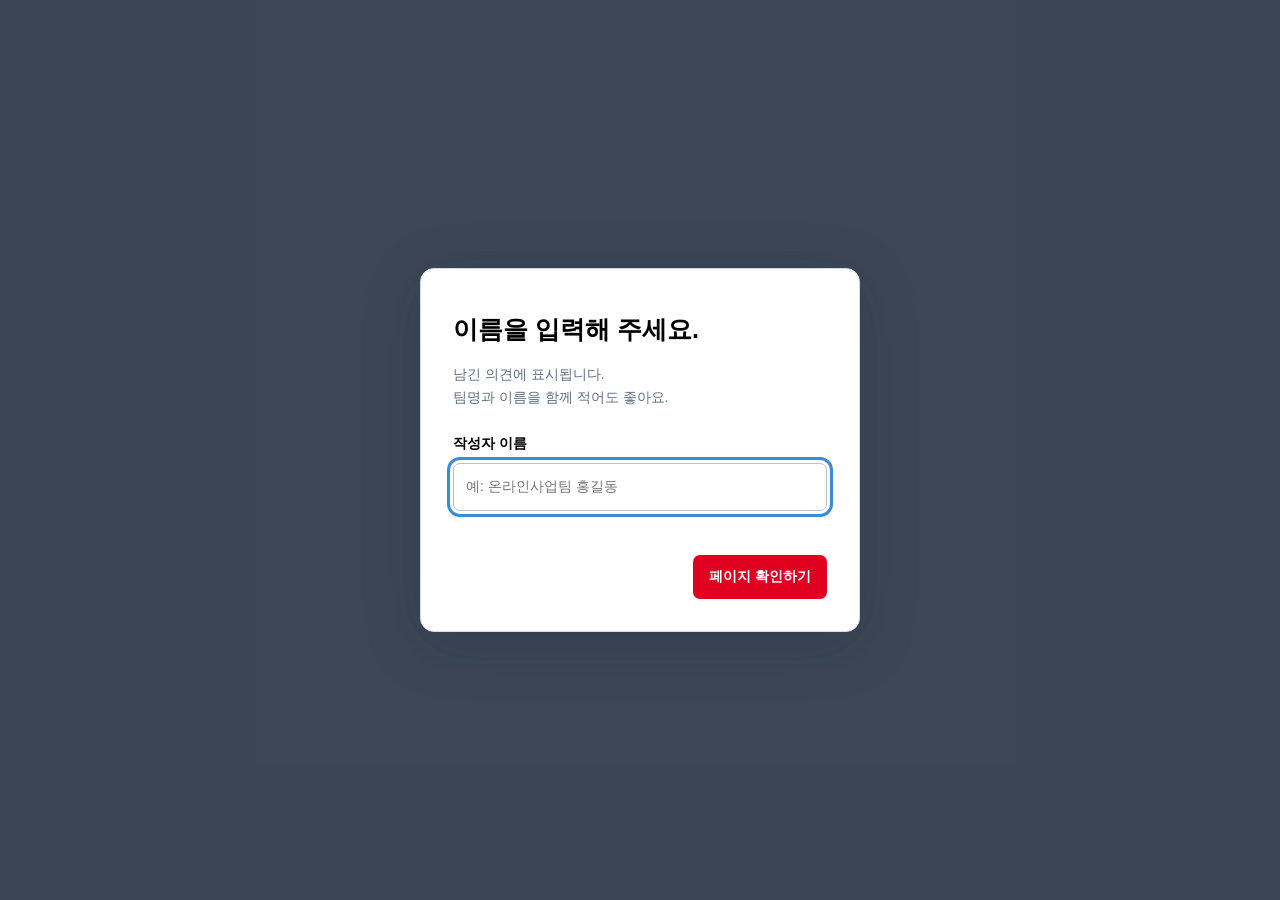
<file: index.html>
<!doctype html>
<html lang="ko"><head><meta charset="utf-8"><meta name="viewport" content="width=device-width,initial-scale=1">
<title>구몬 안내·튜토리얼 검토</title><link rel="stylesheet" href="review.css?v=3"></head>
<body>
<div id="app" hidden>
 <header class="topbar">
  <a class="home" href="index.html" aria-label="메인으로 이동">메인으로 이동</a>
  <h1 id="pageTitle">구몬 안내·튜토리얼 검토</h1>
  <div class="view-toggle" hidden aria-label="화면 보기 방식">
   <button id="desktop" type="button" aria-pressed="true">PC 버전</button>
   <button id="mobile" type="button" aria-pressed="false">모바일 버전</button>
  </div>
  <button id="memoToggle" type="button" aria-controls="memoPane" aria-expanded="false">메모</button>
 </header>
 <main class="workspace">
  <section class="preview" aria-label="페이지 미리보기">
   <div id="hub" class="hub">
    <div class="hub-heading"><h2>페이지를 선택해 주세요.</h2><p>상품별 안내와 튜토리얼을 확인하고, 페이지별로 의견을 남겨주세요.</p></div>
    <div id="pageTables"></div>
   </div>
   <div id="frameWrap" hidden><iframe id="previewFrame" title="선택한 페이지" src="about:blank"></iframe></div>
   <div id="missing" hidden class="hub"><h2>페이지를 찾을 수 없습니다.</h2><p>주소가 바뀌었거나 현재 검토에서 제외된 페이지입니다.</p><a href="index.html">메인으로 이동</a></div>
  </section>
  <aside id="memoPane" class="memo-pane" aria-label="페이지별 메모">
   <div class="memo-head">
    <div class="memo-top"><div class="identity"><span id="authorLabel"></span><button id="changeName" type="button">이름 변경</button></div></div>
    <div class="memo-title"><h2 id="memoHeading">페이지 메모 <span id="memoCount"></span></h2><div class="context-actions"><button id="legacyMemos" type="button" hidden>기존 메모</button><button id="currentMemos" type="button" hidden>현재 화면</button><button id="closeMemo" type="button" aria-label="메모 닫기">닫기</button></div></div>
   </div>
   <p id="memoStatus" class="status" role="status" aria-live="polite" hidden></p>
   <div id="memoList" class="memo-list"></div>
   <button id="older" class="older" type="button" hidden>이전 메모 더 보기</button>
   <form id="memoForm" class="memo-form">
    <label for="memoText">메모 내용</label><textarea id="memoText" rows="3" maxlength="2000" placeholder="여기에 메모를 입력해주세요." required></textarea>
    <div class="send-row"><button id="send" type="submit">메모 남기기</button></div>
   </form>
  </aside>
 </main>
</div>
<dialog id="nameDialog" aria-labelledby="nameTitle">
 <form id="nameForm"><h2 id="nameTitle">이름을 입력해 주세요.</h2><p>남긴 의견에 표시됩니다.<br>팀명과 이름을 함께 적어도 좋아요.</p><label for="nameInput">작성자 이름</label><input id="nameInput" name="name" maxlength="40" autocomplete="name" required placeholder="예: 온라인사업팀 홍길동"><p id="nameError" role="alert"></p><div class="name-actions"><button id="cancelName" type="button" hidden>취소</button><button type="submit">페이지 확인하기</button></div></form>
</dialog>
<noscript>페이지 확인과 메모 기능을 사용하려면 JavaScript를 허용해 주세요.</noscript>
<script type="module" src="review.js?v=14"></script>
</body></html>
</file>
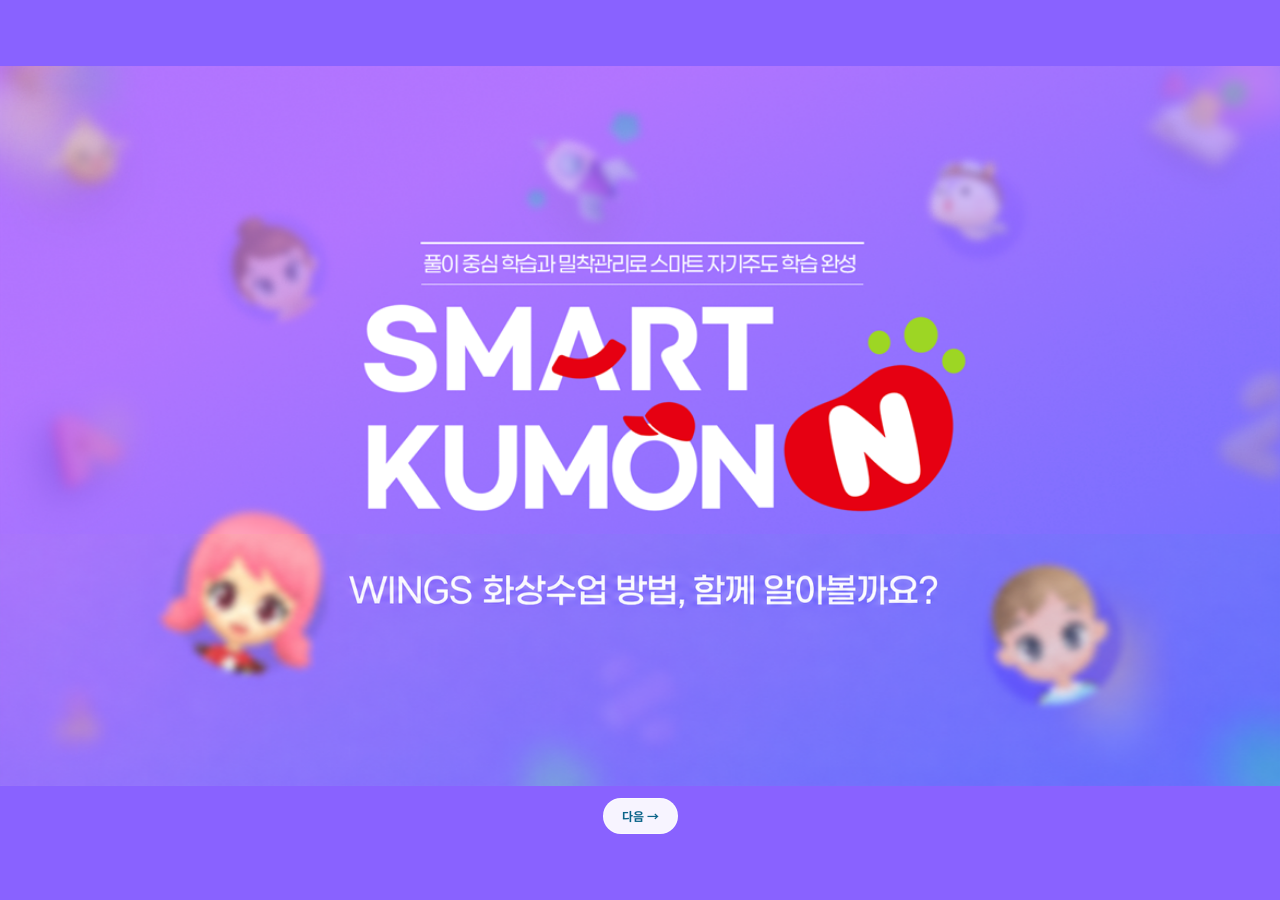
<file: tutorials/class/index.html>
<!DOCTYPE html><html lang="ko"><head><meta charset="utf-8">
<meta name="viewport" content="width=device-width,initial-scale=1">
<title>스마트구몬 WINGS · 화상수업 입장 방법</title>
<link rel="preconnect" href="https://fonts.googleapis.com">
<link rel="preconnect" href="https://fonts.gstatic.com" crossorigin>
<link href="https://fonts.googleapis.com/css2?family=Noto+Sans+KR:wght@400;600;700;800&display=swap" rel="stylesheet">
<style>
:root{--pink:#FFC4E5;--purple:#8962FF;--yellow:#FFE132;--ink:#302B43;--muted:#62576F;--fs-body:16px;--fs-small:13px;--fs-heading:24px;--fs-title:36px}
*{box-sizing:border-box}[hidden]{display:none!important}body{margin:0;background:var(--pink);color:var(--ink);font-family:'Noto Sans KR',Arial,sans-serif;word-break:keep-all;overflow-wrap:anywhere}
body:before{content:'';position:fixed;inset:0;z-index:-1;background:radial-gradient(circle at 16% 22%,#F0AAF477 0 9%,transparent 10%),radial-gradient(circle at 85% 32%,#BAA7FF44 0 8%,transparent 9%),linear-gradient(0deg,#F87DCD 0,transparent 24%);pointer-events:none}
button{font:inherit;color:inherit;cursor:pointer;touch-action:manipulation}button:focus-visible,summary:focus-visible{outline:3px solid #302B43;outline-offset:4px}button:disabled{opacity:.4;cursor:default}
.header{display:flex;justify-content:space-between;align-items:center;gap:12px;padding:18px 26px;max-width:1200px;margin:auto}.brand{width:142px;height:50px;object-fit:contain}.header-tools{display:flex;gap:8px}.header-tools button{min-height:44px;border:1px solid #FFFFFFCC;border-radius:24px;background:#FFFFFF99;padding:8px 16px;font-size:var(--fs-small);font-weight:700}
main{max-width:760px;margin:auto;padding:0 16px 28px}.scene-title{margin:0 0 12px;text-align:center;font-size:var(--fs-heading);font-weight:800}.scene-meta{display:flex;align-items:center;justify-content:center;gap:10px;flex-wrap:wrap;margin-bottom:14px;font-size:var(--fs-small)}.scope,.time-tag{background:#FFFFFFBA;border-radius:24px;padding:5px 12px}.time-tag{background:var(--purple);color:white}
.tablet{position:relative;margin:auto;width:min(420px,calc(100% - 32px));padding:12px 9px 14px;border-radius:28px;background:var(--purple);box-shadow:0 8px 0 #6852C3,0 16px 35px #98578444;border:2px solid #A88BFF}
.tablet:before{content:'';position:absolute;left:34%;top:0;width:32%;height:11px;background:#302B43;border-radius:0 0 14px 14px;z-index:3}.screen{position:relative;aspect-ratio:1615/2600;background:#FAF8FC;border:5px solid #302B43;border-radius:18px;overflow:hidden;isolation:isolate}.screen-image{display:block;width:100%;height:100%;position:absolute;inset:0;object-fit:fill}.screen-image[hidden]{display:none}.empty-capture{position:absolute;inset:7%;border:1px dashed #BFB4D4;border-radius:14px;background:#F7F4FC}.inset{position:absolute;object-fit:contain;pointer-events:none}.inset.framed{object-fit:cover;border:3px solid #FFFFFF;box-shadow:0 3px 15px #302B4344}
.hotspot,.read-highlight{position:absolute;border:3px solid #F14952;background:#FF4D4F25;border-radius:8px;padding:0;z-index:4}.hotspot:before{content:'';position:absolute;inset:-10px}.hotspot{animation:pulse 1.2s ease-in-out infinite}.read-highlight{pointer-events:none}.finger{position:absolute;width:15%;aspect-ratio:94/108;background:url('assets/onstudy-img_hand.png') center/contain no-repeat;z-index:5;pointer-events:none;animation:hand 1s ease-in-out infinite;transform:translate(-25%,15%)}
.record-indicator{position:absolute;left:74.6%;top:4%;width:3.5%;aspect-ratio:1;border-radius:50%;background:#8A8A8A;border:2px solid #DDD;pointer-events:none;z-index:3}.record-indicator.active{background:#EB3544;border-color:#EB3544}
.writing{position:absolute;inset:0;pointer-events:none;animation:writeReveal 3s steps(8,end) both;background:url('assets/screen-solving_go.jpg') center/100% 100% no-repeat;z-index:2}
.speech-wrap{position:relative;margin:84px auto 14px;width:min(600px,100%)}.mascot-peek{position:absolute;bottom:calc(100% - 8px);left:0;width:110px;aspect-ratio:174/160;overflow:hidden;pointer-events:none}.mascot-peek img{display:block;width:348.28%;max-width:none}
.speech{position:relative;display:block;width:100%;min-height:112px;padding:22px 48px 24px 24px;background:var(--yellow);border:0;border-radius:0 0 28px 28px;box-shadow:0 7px 0 #EACE20;text-align:left;font-size:clamp(16px,2.5vw,20px);line-height:1.65;font-weight:600;color:var(--ink)}.speech[aria-disabled="true"]{cursor:default}.speech-arrow{position:absolute;right:18px;bottom:18px;font-size:30px;font-weight:800}.speech[hidden]{display:none}
.scene-status{text-align:center;font-size:var(--fs-small);color:var(--muted);min-height:24px;margin:14px 0 8px}.pager{display:flex;justify-content:center;gap:14px;max-width:440px;margin:14px auto 0}.pager button{min-height:48px;flex:1;border:2px solid var(--purple);border-radius:12px;background:#FFFFFFC9;color:#6650BF;padding:10px 20px;font-weight:700}.pager .next{background:var(--purple);color:white}
.hero{text-align:center;padding:18px 0 0}.hero h1{font-size:clamp(28px,5vw,42px);line-height:1.3;color:#5744A6;margin:10px 0 16px}.hero-character{width:180px;aspect-ratio:174/160;overflow:hidden;margin:auto}.hero-character img{display:block;width:348.28%;max-width:none}
.cloud{position:relative;width:min(610px,100%);height:320px;background:url('assets/onstudy-img_intro_bubble.png') center/100% 100% no-repeat;margin:0 auto}.cloud-mask{position:absolute;left:15.4%;right:9.4%;top:31%;bottom:25%;background:var(--yellow);pointer-events:none}.cloud-content{position:absolute;inset:25% 11% 9%;display:flex;flex-direction:column;align-items:center;justify-content:center;gap:18px;color:var(--ink);font-size:clamp(17px,2.5vw,22px);line-height:1.6;font-weight:600}.cloud-text{margin:0}.cloud-actions{display:flex;gap:10px;justify-content:center;flex-wrap:wrap}.cloud-actions button{min-height:48px;border:0;border-radius:12px;background:var(--purple);color:white;font-weight:700;font-size:var(--fs-body);padding:12px 22px}.cloud-actions .secondary{background:#FFFFFFE6;color:#6551BA}.hero-next{border:0;background:transparent;min-height:44px;font-weight:800;color:#6651B8;padding:4px 14px;font-size:28px}
dialog{width:min(660px,calc(100% - 32px));max-height:85dvh;border:2px solid #A187F7;border-radius:20px;background:#FFF9FD;color:var(--ink);padding:24px;line-height:1.7}dialog::backdrop{background:#302B4377}.dialog-head{display:flex;align-items:center;justify-content:space-between;gap:14px;margin-bottom:18px}dialog h2{margin:0;font-size:var(--fs-heading)}.close{min-height:44px;padding:8px 14px;background:#EDE5FF;border:0;border-radius:10px}.chapter-list{display:grid;gap:8px}.chapter-list button{min-height:48px;padding:10px 16px;text-align:left;border:1px solid #D8C9F5;background:white;border-radius:10px;font-weight:600}
@keyframes pulse{50%{background:#FF4D4F55}}@keyframes hand{50%{transform:translate(-25%,6%)}}@keyframes writeReveal{from{clip-path:inset(0 0 100% 0)}to{clip-path:inset(0)}}
@media(max-width:480px){.header{padding:12px 16px}.brand{width:110px;height:40px}.header-tools button{padding:7px 10px}main{padding:0 12px 20px}.scene-title{font-size:20px}.tablet{width:calc(100% - 28px);padding:10px 7px;border-radius:22px}.screen{border-width:4px;border-radius:12px}.speech-wrap{margin-top:72px}.mascot-peek{width:96px}.speech{padding:18px 38px 20px 18px;font-size:16px}.cloud{height:365px}.cloud-content{inset:25% 12% 8%;font-size:17px;gap:14px}.cloud-actions{flex-direction:column;width:100%}.cloud-actions button{padding:10px 12px}.hero-character{width:150px}}
@media(prefers-reduced-motion:reduce){*{animation:none!important;transition:none!important}}
/* The frame stays in place; only the app capture and overlapping guide change. */
.header{padding:10px 20px}.brand{height:40px}main{max-width:760px;padding-top:8px}.scene-title{position:absolute;width:1px;height:1px;overflow:hidden;clip-path:inset(50%)}.scene-meta{position:absolute;left:12px;right:12px;bottom:8px;margin:0;z-index:6;pointer-events:none}.scope,.time-tag{font-size:11px;padding:3px 8px}.tutorial-frame{position:relative;width:min(420px,100%);margin:auto}.tablet{width:100%;padding:48px 9px 14px}.tablet:before{display:none}.step-nav{position:absolute;top:0;left:8px;right:8px;display:grid;grid-template-columns:44px minmax(60px,1fr) 44px 60px;align-items:center;height:48px;z-index:7;background:var(--purple);border-radius:0 0 22px 22px;color:white}.step-nav button{min-width:0;min-height:44px;background:transparent;border:0;padding:0;font-size:12px;font-weight:700;color:white}.step-nav .step-arrow{font-size:23px}.step-count{text-align:center;white-space:nowrap;font-size:14px;font-weight:700}.speech-wrap{width:100%;margin:-32px 0 14px;z-index:8}.speech{min-height:112px}.mascot-peek{width:96px}.hero{position:relative;padding:0;margin:-150px 0 14px;z-index:8}.cloud{width:100%;height:300px}.hero-character{position:absolute;left:0;bottom:calc(100% - 98px);width:100px;margin:0;z-index:1}.cloud-content{inset:27% 11% 9%;font-size:17px;gap:12px}.cloud-actions button{font-size:14px;padding:10px 14px}.scene-status{margin-top:14px}.screen{position:relative}.tablet .scene-meta{bottom:18px}.cloud-actions{flex-direction:row;width:auto}
@media(max-width:480px){.header{padding:8px 12px}.brand{height:34px}.tablet{width:100%;padding:48px 7px 12px}.step-nav{left:6px;right:6px}.speech-wrap{margin-top:-28px}.cloud{height:330px}.hero{margin-top:-150px}.cloud-content{font-size:16px;inset:27% 11% 8%}.hero-character{width:90px}.cloud-actions{gap:8px}.cloud-actions button{padding:10px 12px}.mascot-peek{width:86px}}
.tutorial-frame{padding-bottom:260px;overflow-anchor:none}.speech-wrap{position:absolute;top:calc(100% - 292px);left:0;margin:0}.hero{position:absolute;left:0;right:0;bottom:260px;margin:0}.previous-image{z-index:1;pointer-events:none;opacity:0}.speech-arrow{display:grid;place-items:center;right:10px;bottom:12px;width:44px;height:44px;border-radius:50%;background:#8962FF;color:white;animation:arrowNudge 1.25s ease-in-out infinite}.hotspot{animation:guideIn .65s .3s both,pulse 1.4s .95s infinite}.finger{animation:guideIn .65s .45s both,hand 1.25s 1.1s infinite}.read-highlight{animation:guideIn .65s .3s both}.inset{animation:guideIn .6s both}
@keyframes guideIn{from{opacity:0}to{opacity:1}}@keyframes submitPulse{0%,100%{opacity:.25;background:#FF4D4F25}50%{opacity:1;background:#FF4D4F70}}@keyframes vanish{to{opacity:0;visibility:hidden}}@keyframes arrowNudge{50%{transform:translateX(4px);box-shadow:0 0 0 5px #8962FF25}}
@media(max-width:480px){.speech-wrap{top:calc(100% - 288px);margin:0}.hero{margin:0}}
@media(prefers-reduced-motion:reduce){}
.answer-cover{position:absolute;left:49%;top:24%;width:16%;height:73%;background:white;z-index:2;pointer-events:none}.writing{z-index:3;animation:writeFirst 5s linear both;background-image:url('assets/screen-solving_stop.jpg')}.writing-rest{position:absolute;inset:0;background:url('assets/screen-solving_stop.jpg') center/100% 100% no-repeat;clip-path:inset(46% 35% 3% 49%);animation:guideIn 1s 5s both;z-index:3;pointer-events:none}.lesson-clock{position:absolute;left:42%;top:1.1%;width:20%;height:4.8%;display:grid;place-items:center;background:#DDD;font-family:Arial,sans-serif;font-size:6cqw;color:black;z-index:5;pointer-events:none}.screen{container-type:inline-size}.next-day{position:absolute;inset:0;z-index:10;display:grid;place-items:center;background:white;color:#6850CC;text-align:center;font-size:clamp(20px,6cqw,30px);font-weight:800;animation:guideIn .6s both}.next-day.leaving{animation:vanish .6s forwards}.goal-link{position:absolute;left:35%;top:8%;width:25%;height:5%;display:grid;place-items:center;background:#8962FF;border-radius:30px;color:white;font-size:3.8cqw;z-index:3;pointer-events:none}
@keyframes writeFirst{from{clip-path:inset(25% 35% 75% 49%)}to{clip-path:inset(25% 35% 54% 49%)}}

.review-writing{position:absolute;inset:0;z-index:3;pointer-events:none}.review-writing svg{display:block;width:100%;height:100%}.review-writing path{fill:none;stroke:#4942BC;stroke-width:3;stroke-linecap:round;stroke-linejoin:round;stroke-dasharray:1;stroke-dashoffset:1;animation:reviewStroke 1.8s .7s linear forwards}.review-writing .answer-two{animation-delay:2.5s}
@keyframes reviewStroke{to{stroke-dashoffset:0}}@media(prefers-reduced-motion:reduce){.review-writing path{stroke-dashoffset:0}}
.review-writing path{animation:none;stroke-dashoffset:0}.review-writing .wrong-answer{stroke:black;stroke-width:3}.review-writing .check-mark{stroke:#E83B46;stroke-width:5}.review-writing.intro .answer-three,.review-writing.intro .answer-two,.review-writing.intro .correction{visibility:hidden}.review-writing.state-writing .correction{stroke-dashoffset:1;animation:reviewStroke .2s .1s linear forwards}.review-writing.state-writing .cross-two{animation-delay:.35s}.review-writing.state-writing .cross-three{animation-delay:.6s}.review-writing.state-writing .cross-four{animation-delay:.85s}.review-writing.state-writing .answer-three{stroke-dashoffset:1;animation:reviewStroke 1.5s 1.1s linear forwards}.review-writing.state-writing .answer-two{stroke-dashoffset:1;animation:reviewStroke 1.5s 2.8s linear forwards}.hotspot.review-target{animation:guideIn .6s 1.3s both,pulse 1.4s 1.9s infinite}.finger.review-finger{animation:guideIn .6s 1.7s both,hand 1.25s 2.3s infinite}.read-highlight.review-complete{animation:guideIn .5s both,pulse 1.4s .5s infinite;background:#FF4D4F48}.review-pause{position:absolute;left:13%;top:1.2%;width:19%;height:4%;display:grid;place-items:center;background:#FAFAFA;border:1px solid #D6D6D6;border-radius:24px;color:#333;font-size:3.2cqw;z-index:5;pointer-events:none}.report-viewport{position:absolute;inset:0;z-index:2;overflow:hidden;background:white;container-type:size}.report-scroll-image{display:block;position:absolute;left:0;top:0;width:100%;height:auto;animation:reportScroll 3s .5s linear both}.report-scroll-image.finished{animation:none;transform:translateY(min(0px,calc(100cqh - 100%)))}@keyframes reportScroll{from{transform:translateY(0)}to{transform:translateY(min(0px,calc(100cqh - 100%)))}}.button-line{display:grid;grid-template-columns:64px 1fr;align-items:start;gap:8px;margin:3px 0}.app-button-example{display:inline-flex;justify-content:center;align-items:center;gap:4px;background:#FAFAFA;color:#555;border:1px solid #D7D7D7;border-radius:22px;font-size:11px;line-height:24px;white-space:nowrap}.app-button-example i{font-style:normal;color:#F44;font-size:13px}.app-button-example .submit-symbol{color:#37BF82}
@media(prefers-reduced-motion:reduce){.review-writing path{stroke-dashoffset:0}.report-scroll-image{transform:translateY(min(0px,calc(100cqh - 100%)))}}
.bubble-note{display:block;font-size:12px;font-weight:400;line-height:1.6;margin-top:10px}.inline-tools{display:flex;align-items:center;gap:10px;margin-bottom:8px}.inline-tools img{width:110px;height:30px;object-fit:contain}.plus-example{display:grid;place-items:center;width:30px;height:30px;border-radius:50%;background:white;color:#666;font-size:24px}
.landscape-backdrop{position:absolute;inset:-20px;z-index:-1;background-position:center;background-size:cover;filter:blur(16px) brightness(.82);pointer-events:none}
.report-scroll-image.stationary{animation:none;transform:translateY(0)}
.record-example{width:100px;height:26px;object-fit:contain}.start-example{width:92px;height:35px;border-radius:8px}.finger.flipped{background:none}.finger.flipped:before{content:"";position:absolute;inset:0;background:url("assets/onstudy-img_hand.png") center/contain no-repeat;transform:rotate(180deg)}
.report-marker{position:absolute;z-index:3;background:#FFE40088;border-radius:3px;pointer-events:none;mix-blend-mode:multiply;clip-path:inset(0 100% 0 0);animation:markerDraw .85s ease-out both}@keyframes markerDraw{to{clip-path:inset(0)}}@media(prefers-reduced-motion:reduce){.report-marker{clip-path:inset(0)}}
.finger.eraser-pointer{aspect-ratio:1;background-image:url("assets/tutorial-eraser.png");mix-blend-mode:normal;z-index:6;clip-path:polygon(42% 16%,51% 17%,79% 35%,82% 43%,60% 80%,52% 85%,44% 83%,19% 66%,17% 56%,19% 49%,38% 20%);animation:guideIn .65s .45s both,eraserTap 1.25s 1.1s infinite;transform:translate(-20%,-70%)}@keyframes eraserTap{50%{transform:translate(-20%,-55%)}}

/* Keep sentence boundaries and avoid breaking Korean words in guide copy. */
.speech,.cloud-text,.bubble-note{word-break:keep-all;overflow-wrap:normal;white-space:pre-line;text-wrap:pretty}
.speech{font-size:clamp(15px,4.4vw,18px);line-height:1.65;padding:20px 20px 66px}
.speech:has(.speech-arrow[hidden]){padding-bottom:22px}
.cloud{height:auto;min-height:330px;padding:100px 11% 28px}
.cloud-content{position:relative;inset:auto;font-size:clamp(15px,4.2vw,17px);line-height:1.65;gap:14px}
.goal-example{width:102px;height:34px;border-radius:20px;vertical-align:middle}

.cloud{background-image:url("assets/tutorial-cloud.svg");min-height:260px;padding:98px 12% 34px}
.cloud-mask{display:none}.cloud-content{gap:18px;text-align:left;align-items:stretch}
.cloud-text{font-size:clamp(14px,4vw,17px);line-height:1.65}
.cloud-forward .cloud-content{padding-right:32px}
.cloud-forward .cloud-actions{position:absolute;right:-22px;top:55%;transform:translateY(-50%)}
.cloud-forward .cloud-actions button{display:grid;place-items:center;width:44px;height:44px;min-height:44px;padding:0;border-radius:50%;font-size:24px;animation:arrowNudge 1.25s ease-in-out infinite}
.hero-character{bottom:calc(100% - 86px);transform:rotate(-10deg)}
.cloud-actions{align-self:center}
.bubble-note{white-space:normal;font-size:12px}.app-button-example{padding:0 10px;line-height:26px}

.previous-overlays{position:absolute;inset:0;z-index:7;pointer-events:none}.previous-overlays *{animation:none!important;pointer-events:none!important}.record-example{width:74px;height:26px;margin:0 2px 2px;vertical-align:middle}

.speech.record-guide{font-size:clamp(14px,3.9vw,16px)}.record-guide .record-example{width:64px;height:24px}.record-guide .plus-example,.record-guide .plus-example svg{width:26px;height:26px}

.speech.two-line{font-size:clamp(11px,3.35vw,17px)}.cloud.two-line{padding-left:7%;padding-right:7%}.cloud.two-line .cloud-text{font-size:clamp(12px,3.6vw,16px)}.speech.two-line-map{font-size:clamp(12px,3.8vw,18px)}
.speech-wrap{top:auto;bottom:calc(260px - var(--speech-drop,0px));margin:0}

/* Captures keep their own proportions; the frame matches the supplied originals. */
.screen{aspect-ratio:1440/2304}
.screen-image{object-fit:contain;background:white}
.finger{width:15%;transform:none;animation:guideIn .65s .45s both,classHand 1.25s 1.1s infinite;z-index:6}
.finger img{display:block;width:100%;height:100%;object-fit:contain;transform:rotate(var(--finger-angle,0deg))}
.finger{background:none}
@keyframes classHand{50%{translate:0 -5px}}
.browser-callout{position:absolute;left:3%;top:10%;z-index:3;padding:5px 12px;border:2px solid #8962FF;border-radius:8px;background:#FFF;color:#6650BF;font-size:4cqw;font-weight:700}
.address-zoom{position:absolute;left:12%;top:4.5%;width:76%;height:5%;z-index:3;background:#303030;border-radius:8px;box-shadow:0 3px 10px #302B4344}
.step-nav{grid-template-columns:44px minmax(60px,1fr) 44px}
.speech{padding:20px 20px 22px;cursor:default}
.speech.two-line{font-size:clamp(11px,3.35vw,14px)}
.speech-arrow{top:50%;bottom:auto;transform:translateY(-50%);animation:none;border:0;padding:10px;line-height:1;white-space:normal}
.speech-arrow svg{display:block;width:24px;height:24px}
.bubble-note{font-size:clamp(11px,3.1vw,13px)}
.tutorial-frame{padding-bottom:70px}
.hero{bottom:70px}
.speech-wrap{bottom:calc(70px - var(--speech-drop,0px))}


.prep-check-item,.bubble-accent{color:#6541C4}
.prep-check-item{font-size:max(11px,calc(1em - 2pt))}
.speech.fixed-two-line #bubbleText{white-space:pre;text-wrap:nowrap}

.control-name{color:#6541C4;font-weight:800;white-space:nowrap}
.control-note{font-size:.75em}
.speech.fixed-lines #bubbleText,.cloud-text.fixed-lines,.prep-check-intro{white-space:pre;text-wrap:nowrap}
.speech[aria-disabled="false"]{cursor:pointer}
</style>
<link rel="stylesheet" href="../../tutorial-intro.css?v=9">
<style>
body[data-tutorial-theme] .speech,body[data-tutorial-theme] .cloud::before{background:#FFE132}
body[data-tutorial-theme] .speech{box-shadow:0 7px 0 #EACE20}
</style>
<style>html,body{margin:0;min-height:100%;overflow-x:clip}body:not(.product-intro-active){overflow-y:clip}.tutorial-frame{width:min(420px,100%,calc((100svh - 126px)*.60));padding-bottom:0}.speech-wrap{bottom:0;top:auto}.hero{bottom:0}.scene-status:empty{display:none}.scene-status{min-height:0;margin:4px 0;font-size:10px}main{padding-bottom:12px}</style></head>
<body data-tutorial-theme="sky">
<header class="header"><img class="brand" src="assets/onstudy-bg_bi_smartk.svg" alt="스마트구몬N"></header>
<main>
<h2 class="scene-title" id="sceneTitle"></h2>
<section id="appScene" class="tutorial-frame"><div class="tablet"><nav class="step-nav" aria-label="튜토리얼 이동"><button id="prevButton" class="step-arrow" aria-label="이전">◀</button><span class="step-count"><span id="progress"></span></span><button id="nextButton" class="step-arrow" aria-label="다음">▶</button></nav><div class="screen" id="screen"><div class="empty-capture" id="emptyCapture" hidden aria-label="이미지 미등록"></div><div id="landscapeBackdrop" class="landscape-backdrop" hidden></div><img class="screen-image" id="screenImage" alt=""><div id="screenOverlays"></div></div><div class="scene-meta"><span id="scope" class="scope" hidden></span><span id="timeTag" class="time-tag" hidden></span></div></div>
<section id="hero" class="hero" hidden><div class="hero-character" id="heroCharacter"><img src="assets/onstudy-img_help_1-2.png" alt="카이"></div><div class="cloud"><div class="cloud-mask"></div><div class="cloud-content"><p class="cloud-text" id="cloudText"></p><div class="cloud-actions" id="cloudActions"></div></div></div></section>
<div class="speech-wrap" id="speechWrap"><div class="mascot-peek"><img src="assets/onstudy-img_help_1-2.png" alt="카이"></div><div class="speech" id="speech" role="button" tabindex="0"><span id="bubbleText"></span><button type="button" class="speech-arrow" id="bubbleArrow" hidden aria-label="다음 화면"><svg viewBox="0 0 24 24" aria-hidden="true" focusable="false"><path d="M8 4l8 8-8 8" fill="none" stroke="currentColor" stroke-width="3" stroke-linecap="round" stroke-linejoin="round"/></svg></button></div></div></section>
<div class="scene-status" id="status" role="status"></div>
</main>


<script src="../../tutorial-intro.js?v=9"></script><script type="application/json" id="screen-plan">[{"id": "intro", "type": "intro", "label": "인트로", "next": "title", "bg": "home.png", "bubble": "", "part": 1, "chapter": 1, "tagline": "1:1 실시간 화상 학습 관리, 효과로 이어지는 맞춤 학습", "brand": "스마트구몬 WINGS", "welcome": ["WINGS 화상수업 방법, 함께 알아볼까요?"], "decoration": "assets/onstudy-img_help_1-2.png", "sprite": true, "poster": "../../intro-wings-v9.png", "originalHeader": "../../intro-skn-v9.png"}, {"id": "title", "row": 7, "label": "화상수업 입장 방법", "bg": "home.png", "chapter": 1, "bubble": "스마트구몬 WINGS, 첫 수업 전에\n화상수업 방법을 함께 알아볼까요?", "type": "title", "next": "check", "fixedLines": true}, {"id": "check", "row": 8, "label": "수업 전 확인", "bg": "home.png", "chapter": 1, "bubble": "원활한 화상 수업을 위해\n수업 전에 두 가지만 확인해 주세요.\n① 스마트구몬N 학습 앱이 최신 버전인지\n② 와이파이 속도가 원활한지", "type": "screen", "mode": "read", "next": "wifi-entry", "fixedLines": false, "fixedIntro": true}, {"id": "wifi-entry", "row": 9, "label": "와이파이 속도 확인 방법", "bg": "wifi-entry.png", "chapter": 1, "bubble": "Wifi 속도 확인 방법을 알려드릴게요.\n인터넷 창을 열고 주소에 fast.com을 입력해주세요.", "type": "screen", "boxes": [{"l": 11.5, "t": 4.2, "w": 77, "h": 5.5}], "callout": "fast.com 입력", "addressZoom": true, "fingerAt": {"l": 81, "t": 10, "angle": 0}, "next": "wifi-result", "fixedLines": true}, {"id": "wifi-result", "row": 10, "label": "와이파이 속도 확인", "bg": "wifi-result.png", "chapter": 1, "bubble": "접속하면 자동으로 속도를 확인해 줘요.\n50~100Mbps 정도면 원활한 학습이 가능해요.", "type": "screen", "mode": "read", "note": "※ 와이파이는 공유기에 가까울수록 속도가 빨라져요.", "next": "C01", "fixedLines": false}, {"id": "C01", "row": 11, "label": "홈 메뉴 열기", "bg": "home.png", "chapter": 2, "bubble": "학습앱에서 오른쪽 위 [목록(삼선)]버튼을 눌러주세요.", "type": "screen", "boxes": [{"l": 93, "t": 1.1, "w": 5.5, "h": 3.4}], "fingerAt": {"l": 84, "t": 5.5, "angle": 35}, "next": "C02", "fixedLines": true}, {"id": "C02", "row": 12, "label": "스마트클래스 선택", "bg": "menu.png", "chapter": 2, "bubble": "메뉴에서 [스마트클래스]를 선택해주세요.", "type": "screen", "boxes": [{"l": 5, "t": 50.5, "w": 34, "h": 5.5}], "next": "C04", "fixedLines": true}, {"id": "C04", "row": 13, "label": "수업 일정 확인", "bg": "scheduled.png", "chapter": 2, "bubble": "수업이 있는 요일을 선택하면 예정된 수업 일정을\n확인할 수 있어요. 아직 수업 준비 중인 경우,\n[수업 예정]으로 나타나요.", "type": "screen", "mode": "read", "next": "refresh", "fixedLines": false}, {"id": "refresh", "row": 14, "label": "수업 목록 새로고침", "bg": "scheduled.png", "chapter": 2, "bubble": "클래스가 보이지 않거나 [수업 예정]으로\n남아 있다면, [새로고침] 버튼을 눌러 주세요.", "type": "screen", "boxes": [{"l": 90.5, "t": 58, "w": 6, "h": 3.8}], "next": "C05", "fixedLines": false}, {"id": "C05", "row": 15, "label": "선생님이 수업을 연 뒤 입장", "bg": "entry.png", "chapter": 2, "bubble": "수업 준비가 완료되면 [입장]으로 바뀌어요.\n[입장]버튼을 누르면 수업에 입장할 수 있어요.", "type": "screen", "boxes": [{"l": 75, "t": 65.2, "w": 20, "h": 4.8}], "fingerAbove": true, "next": "C06", "fixedLines": false}, {"id": "C06", "row": 16, "label": "선생님 연결", "bg": "class-main.png", "chapter": 3, "bubble": "수업 입장이 완료되었어요.\n선생님과 즐거운 수업 시작!", "type": "screen", "mode": "read", "bubbleDelay": 1000, "next": "C07", "fixedLines": false}, {"id": "C07", "row": 17, "label": "수업 종료", "bg": "completed.png", "chapter": 3, "bubble": "수업이 끝나면 [수업완료]로 바뀌어요. 수업완료\n버튼을 클릭하면, 수업 내용을 간략히 확인할 수 있어요.", "type": "screen", "mode": "read", "next": "end", "fixedLines": true}, {"id": "end", "row": 18, "label": "안내 완료", "bg": "home.png", "chapter": 3, "bubble": "화상 수업 준비도 완료! 선생님과의\n즐거운 첫 수업 되시길 바랄게요~!", "type": "end", "next": null, "fixedLines": true}]</script><script>'use strict';
const PLAN=JSON.parse(document.getElementById('screen-plan').textContent);
const $=id=>document.getElementById(id);
let index=0,history=[],lastBackground=null;
function current(){return PLAN[index];}
function reduceMotion(){return matchMedia('(prefers-reduced-motion: reduce)').matches;}
function fade(el,frames,duration=650,delay=0){
 el.getAnimations().forEach(a=>a.cancel());
 if(!reduceMotion())el.animate(frames,{duration,delay,easing:'ease-in-out',fill:'both'});
}
function go(id){
 const next=PLAN.findIndex(s=>s.id===id);if(next<0)return;
 history.push(index);index=next;render();
}
function advance(){if(current().type==='end')restart();else if(current().next)go(current().next);}
function previous(){if(history.length){index=history.pop();render();}}
function restart(){index=0;history=[];render();}
function rect(el,b){Object.assign(el.style,{left:b.l+'%',top:b.t+'%',width:b.w+'%',height:b.h+'%'});}
function paintBackground(s){
 const img=$('screenImage'),old=$('previousImage');
 if(s.bg!==lastBackground){
  old.hidden=!lastBackground;
  if(lastBackground){old.src='assets/'+lastBackground;fade(old,[{opacity:1},{opacity:0}],600);}
  fade(img,[{opacity:0},{opacity:1}],600);
 }
 img.src='assets/'+s.bg;img.alt=s.label+' 예시 화면';img.hidden=false;
 $('emptyCapture').hidden=true;lastBackground=s.bg;
}
function overlays(s){
 const layer=$('screenOverlays');layer.getAnimations().forEach(a=>a.cancel());layer.replaceChildren();
 if(s.addressZoom){const zoom=document.createElementNS('http://www.w3.org/2000/svg','svg');zoom.setAttribute('viewBox','200 77 545 54');zoom.classList.add('address-zoom');const image=document.createElementNS('http://www.w3.org/2000/svg','image');image.setAttribute('href','assets/'+s.bg);image.setAttribute('width','992');image.setAttribute('height','1586');zoom.append(image);layer.append(zoom);}
 if(s.callout){const tip=document.createElement('div');tip.className='browser-callout';tip.textContent=s.callout;layer.append(tip);}
 for(const b of s.boxes||[]){
  const read=s.mode==='read',target=document.createElement(read?'div':'button');
  target.className=read?'read-highlight':'hotspot';rect(target,b);
  if(!read){target.type='button';target.setAttribute('aria-label',s.label+' 강조 영역 누르기');target.addEventListener('click',advance);}
  layer.append(target);
  if(!read){
   const hand=document.createElement('div');hand.className='finger';hand.setAttribute('aria-hidden','true');
   const below=b.t+b.h+1,above=b.t-11;
   const at=s.fingerAt||{l:Math.min(85,Math.max(0,b.l+b.w/2-4.4)),t:s.fingerAbove?Math.max(0,above):below,angle:s.fingerAbove?180:0};
   Object.assign(hand.style,{left:at.l+'%',top:at.t+'%'});hand.style.setProperty('--finger-angle',(at.angle||0)+'deg');
   const image=document.createElement('img');image.src='assets/onstudy-img_hand.png';image.alt='';hand.append(image);layer.append(hand);
  }
 }
 if(s.addressZoom)fade(layer,[{opacity:0},{opacity:1}],350,600);
}
function cloudButton(label,fn,secondary=false){
 const button=document.createElement('button');button.type='button';button.textContent=label;
 if(secondary)button.className='secondary';button.addEventListener('click',fn);$('cloudActions').append(button);
}
function renderBubble(s){
 const text=$('bubbleText');text.replaceChildren();let cursor=0;
 if(s.id==='check'){
  const lines=s.bubble.split('\n'),intro=document.createElement('span');intro.className='prep-check-intro';intro.textContent=lines.slice(0,2).join('\n');text.append(intro);
  for(const line of lines.slice(2)){text.append('\n');const item=document.createElement('span');item.className='prep-check-item';item.textContent=line;text.append(item);}return;
 }
 for(const match of s.bubble.matchAll(/\[([^\]]+)\]|fast\.com|50~100Mbps/g)){
  text.append(s.bubble.slice(cursor,match.index));cursor=match.index+match[0].length;
  const span=document.createElement('span');
  if(!match[1]){span.className='bubble-accent';span.textContent=match[0];}
  else{
   span.className='control-name';
   if(match[1]==='목록(삼선)'){span.append('[목록');const small=document.createElement('span');small.className='control-note';small.textContent='(삼선)';span.append(small,']');}
   else span.textContent=match[0];
  }
  text.append(span);
 }
 text.append(s.bubble.slice(cursor));
}
function fitSpeechText(){
 if(!$('hero').hidden){
  const text=$('cloudText');if(!text.classList.contains('fixed-lines'))return;
  const available=document.querySelector('.cloud-content').clientWidth;let font=parseFloat(getComputedStyle(text).fontSize);
  while(font>10&&text.scrollWidth>available+.5){font=Math.max(10,font-.25);text.style.fontSize=font+'px';}return;
 }
 const speech=$('speech'),text=$('bubbleText'),arrow=$('bubbleArrow');
 if($('speechWrap').hidden)return;
 if(arrow.dataset.autoHidden==='true'){arrow.hidden=false;delete arrow.dataset.autoHidden;}
 const available=speech.clientWidth-parseFloat(getComputedStyle(speech).paddingLeft)-parseFloat(getComputedStyle(speech).paddingRight);
 const fixed=speech.classList.contains('fixed-lines')?text:text.querySelector('.prep-check-intro');
 if(fixed){let font=parseFloat(getComputedStyle(speech).fontSize);while(font>10&&fixed.getBoundingClientRect().width>available){font=Math.max(10,font-.25);speech.style.fontSize=font+'px';}}
 if(arrow.hidden)return;
 const overlaps=()=>{const button=arrow.getBoundingClientRect(),range=document.createRange(),walker=document.createTreeWalker(text,NodeFilter.SHOW_TEXT);while(walker.nextNode()){range.selectNodeContents(walker.currentNode);if([...range.getClientRects()].some(r=>r.width&&r.height&&r.left<button.right&&r.right>button.left&&r.top<button.bottom&&r.bottom>button.top))return true;}return false;};
 let font=parseFloat(getComputedStyle(speech).fontSize);while(font>11&&overlaps()){font=Math.max(11,font-.25);speech.style.fontSize=font+'px';}
 if(overlaps()){arrow.hidden=true;arrow.dataset.autoHidden='true';}
}

function positionSpeech(){
 fitSpeechText();
 const wrap=$('speechWrap');wrap.style.setProperty('--speech-drop','0px');if(wrap.hidden)return;
 const shift=wrap.getBoundingClientRect().top-$('appScene').getBoundingClientRect().top-wrap.offsetTop;
 const guides=[$('speech'),wrap.querySelector('.mascot-peek')].map(el=>{const b=el.getBoundingClientRect();return {...b.toJSON(),top:b.top-shift,bottom:b.bottom-shift};});let drop=0;
 for(const target of $('screenOverlays').querySelectorAll('.hotspot,.read-highlight')){
  const box=target.getBoundingClientRect();
  for(const guide of guides)if(box.left<guide.right&&box.right>guide.left&&box.top<guide.bottom&&box.bottom>guide.top)drop=Math.max(drop,box.bottom+12-guide.top);
 }
 wrap.style.setProperty('--speech-drop',drop+'px');
}
function render(){
 if(TutorialIntro.render(current(),$('appScene'),()=>go(current().next)))return;
 const s=current(),hero=s.type==='title'||s.type==='end',touch=(s.boxes||[]).length>0&&s.mode!=='read';
 $('appScene').dataset.state=s.id;$('sceneTitle').textContent=s.label;$('progress').textContent=s.type==='end'?'완료':`PART ${s.chapter}/3`;
 $('scope').hidden=true;$('timeTag').hidden=true;$('status').textContent='';
 $('prevButton').disabled=!history.length;
 $('nextButton').setAttribute('aria-label',s.type==='end'?'다시 보기':s.type==='title'?'시작하기':'다음');
 $('hero').hidden=!hero;$('speechWrap').hidden=hero;
 paintBackground(s);
 if(hero){
  $('screenOverlays').replaceChildren();$('heroCharacter').hidden=false;
  document.querySelector('.cloud').className='cloud';$('cloudText').style.removeProperty('font-size');$('cloudText').classList.toggle('fixed-lines',!!s.fixedLines);$('cloudText').textContent=s.bubble;$('cloudActions').replaceChildren();
  if(s.type==='title')cloudButton('시작하기',advance);
  else cloudButton('다시 보기',restart);
 }else{
  overlays(s);$('speech').style.removeProperty('font-size');$('speech').className='speech'+(['C04','C05','C07','wifi-entry'].includes(s.id)?' two-line':'')+(s.fixedLines?' fixed-lines':'');renderBubble(s);$('speech').setAttribute('aria-disabled',String(touch));
  if(s.note){const note=document.createElement('small');note.className='bubble-note';note.textContent=s.note;$('bubbleText').append(note);}
  $('bubbleArrow').hidden=touch;
 }
 positionSpeech();fade(hero?$('hero'):$('speechWrap'),[{opacity:0,transform:'translateY(8px)'},{opacity:1,transform:'translateY(0)'}],750,s.bubbleDelay||0);
}
$('bubbleArrow').addEventListener('click',e=>{e.stopPropagation();advance();});
$('speech').addEventListener('click',e=>{if(!e.target.closest('button')&&$('speech').getAttribute('aria-disabled')==='false')advance();});
$('speech').addEventListener('keydown',e=>{if(e.target===$('speech')&&(e.key==='Enter'||e.key===' ')&&$('speech').getAttribute('aria-disabled')==='false'){e.preventDefault();advance();}});
$('prevButton').addEventListener('click',previous);$('nextButton').addEventListener('click',advance);
const old=document.createElement('img');old.id='previousImage';old.className='screen-image previous-image';old.alt='';old.hidden=true;$('screen').append(old);
for(const bg of new Set(PLAN.map(s=>s.bg))){const image=new Image();image.src='assets/'+bg;}
render();
const layoutObserver=new ResizeObserver(positionSpeech);layoutObserver.observe($('speech'));layoutObserver.observe(document.querySelector('.tablet'));
window.addEventListener('resize',()=>{$('speech').style.removeProperty('font-size');$('cloudText').style.removeProperty('font-size');positionSpeech();});
document.fonts.ready.then(()=>{$('speech').style.removeProperty('font-size');$('cloudText').style.removeProperty('font-size');positionSpeech();});
</script><script src="../../scene-memos.js?v=2"></script></body></html>
</file>
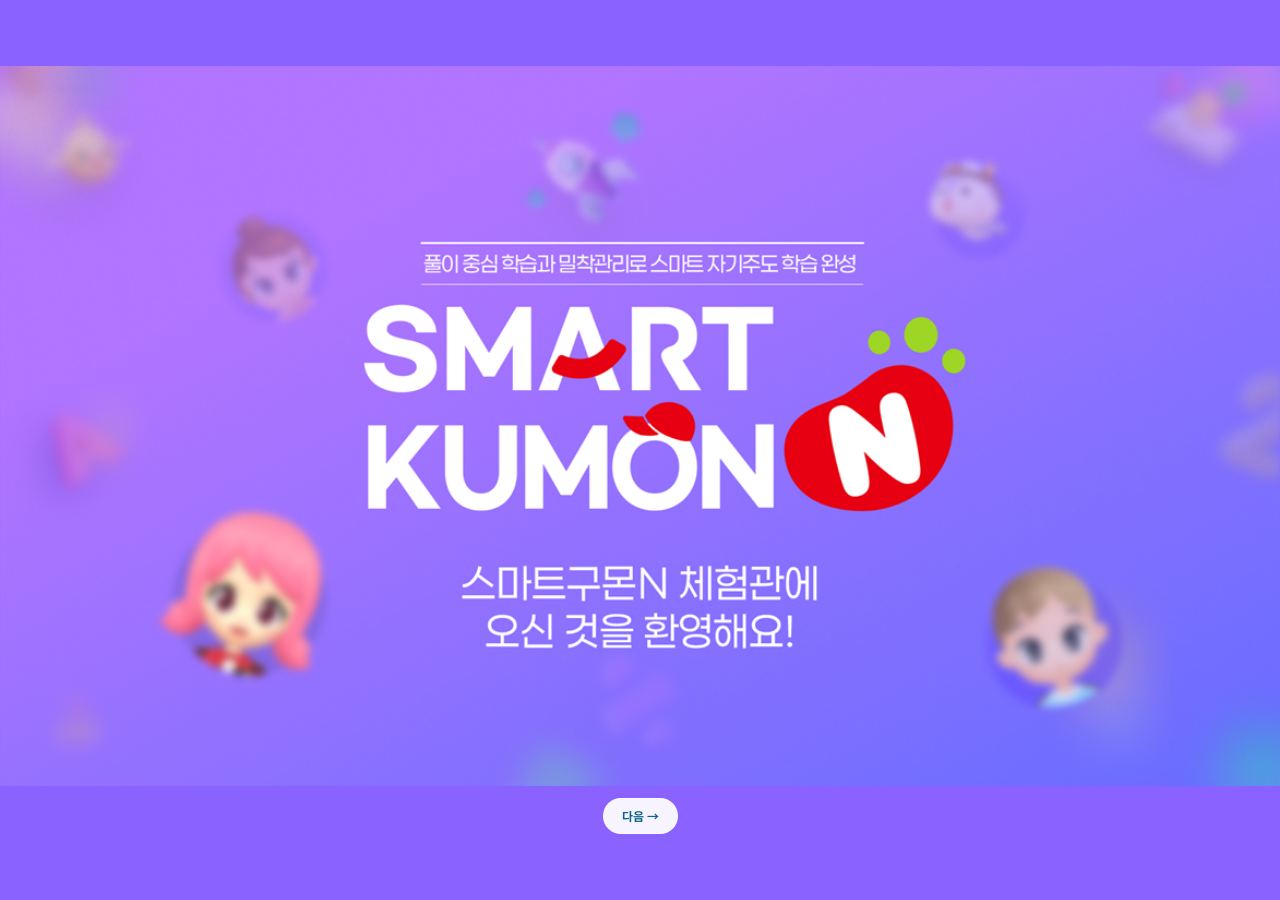
<file: tutorials/skn/index.html>
<!DOCTYPE html>
<html lang="ko">
<head>
<meta charset="utf-8">
<meta name="viewport" content="width=device-width,initial-scale=1">
<title>스마트구몬N 알아보기</title>
<link rel="preconnect" href="https://fonts.googleapis.com">
<link rel="preconnect" href="https://fonts.gstatic.com" crossorigin>
<link href="https://fonts.googleapis.com/css2?family=Noto+Sans+KR:wght@400;600;700;800&display=swap" rel="stylesheet">
<style>
:root{--pink:#FFC4E5;--purple:#8962FF;--yellow:#FFE132;--ink:#302B43;--muted:#62576F;--fs-body:16px;--fs-small:13px;--fs-heading:24px;--fs-title:36px}
*{box-sizing:border-box}[hidden]{display:none!important}body{margin:0;background:var(--pink);color:var(--ink);font-family:'Noto Sans KR',Arial,sans-serif;word-break:keep-all;overflow-wrap:anywhere}
body:before{content:'';position:fixed;inset:0;z-index:-1;background:radial-gradient(circle at 16% 22%,#F0AAF477 0 9%,transparent 10%),radial-gradient(circle at 85% 32%,#BAA7FF44 0 8%,transparent 9%),linear-gradient(0deg,#F87DCD 0,transparent 24%);pointer-events:none}
button{font:inherit;color:inherit;cursor:pointer;touch-action:manipulation}button:focus-visible,summary:focus-visible{outline:3px solid #302B43;outline-offset:4px}button:disabled{opacity:.4;cursor:default}
.header{display:flex;justify-content:space-between;align-items:center;gap:12px;padding:18px 26px;max-width:1200px;margin:auto}.brand{width:142px;height:50px;object-fit:contain}.header-tools{display:flex;gap:8px}.header-tools button{min-height:44px;border:1px solid #FFFFFFCC;border-radius:24px;background:#FFFFFF99;padding:8px 16px;font-size:var(--fs-small);font-weight:700}
main{max-width:760px;margin:auto;padding:0 16px 28px}.scene-title{margin:0 0 12px;text-align:center;font-size:var(--fs-heading);font-weight:800}.scene-meta{display:flex;align-items:center;justify-content:center;gap:10px;flex-wrap:wrap;margin-bottom:14px;font-size:var(--fs-small)}.scope,.time-tag{background:#FFFFFFBA;border-radius:24px;padding:5px 12px}.time-tag{background:var(--purple);color:white}
.tablet{position:relative;margin:auto;width:min(420px,calc(100% - 32px));padding:12px 9px 14px;border-radius:28px;background:var(--purple);box-shadow:0 8px 0 #6852C3,0 16px 35px #98578444;border:2px solid #A88BFF}
.tablet:before{content:'';position:absolute;left:34%;top:0;width:32%;height:11px;background:#302B43;border-radius:0 0 14px 14px;z-index:3}.screen{position:relative;aspect-ratio:1615/2600;background:#FAF8FC;border:5px solid #302B43;border-radius:18px;overflow:hidden;isolation:isolate}.screen-image{display:block;width:100%;height:100%;position:absolute;inset:0;object-fit:fill}.screen-image[hidden]{display:none}.empty-capture{position:absolute;inset:7%;border:1px dashed #BFB4D4;border-radius:14px;background:#F7F4FC}.inset{position:absolute;object-fit:contain;pointer-events:none}.inset.framed{object-fit:cover;border:3px solid #FFFFFF;box-shadow:0 3px 15px #302B4344}
.hotspot,.read-highlight{position:absolute;border:3px solid #F14952;background:#FF4D4F25;border-radius:8px;padding:0;z-index:4}.hotspot:before{content:'';position:absolute;inset:-10px}.hotspot{animation:pulse 1.2s ease-in-out infinite}.read-highlight{pointer-events:none}.finger{position:absolute;width:15%;aspect-ratio:94/108;background:url('assets/onstudy-img_hand.png') center/contain no-repeat;z-index:5;pointer-events:none;animation:hand 1s ease-in-out infinite;transform:translate(-25%,15%)}
.record-indicator{position:absolute;left:74.6%;top:4%;width:3.5%;aspect-ratio:1;border-radius:50%;background:#8A8A8A;border:2px solid #DDD;pointer-events:none;z-index:3}.record-indicator.active{background:#EB3544;border-color:#EB3544}
.writing{position:absolute;inset:0;pointer-events:none;animation:writeReveal 3s steps(8,end) both;background:url('assets/screen-solving_go.jpg') center/100% 100% no-repeat;z-index:2}
.speech-wrap{position:relative;margin:84px auto 14px;width:min(600px,100%)}.mascot-peek{position:absolute;bottom:calc(100% - 8px);left:0;width:110px;aspect-ratio:174/160;overflow:hidden;pointer-events:none}.mascot-peek img{display:block;width:348.28%;max-width:none}
.speech{position:relative;display:block;width:100%;min-height:112px;padding:22px 48px 24px 24px;background:var(--yellow);border:0;border-radius:0 0 28px 28px;box-shadow:0 7px 0 #EACE20;text-align:left;font-size:clamp(16px,2.5vw,20px);line-height:1.65;font-weight:600;color:var(--ink)}.speech[aria-disabled="true"]{cursor:default}.speech-arrow{position:absolute;right:18px;bottom:18px;font-size:30px;font-weight:800}.speech[hidden]{display:none}
.scene-status{text-align:center;font-size:var(--fs-small);color:var(--muted);min-height:24px;margin:14px 0 8px}.pager{display:flex;justify-content:center;gap:14px;max-width:440px;margin:14px auto 0}.pager button{min-height:48px;flex:1;border:2px solid var(--purple);border-radius:12px;background:#FFFFFFC9;color:#6650BF;padding:10px 20px;font-weight:700}.pager .next{background:var(--purple);color:white}
.hero{text-align:center;padding:18px 0 0}.hero h1{font-size:clamp(28px,5vw,42px);line-height:1.3;color:#5744A6;margin:10px 0 16px}.hero-character{width:180px;aspect-ratio:174/160;overflow:hidden;margin:auto}.hero-character img{display:block;width:348.28%;max-width:none}
.cloud{position:relative;width:min(610px,100%);height:320px;background:url('assets/onstudy-img_intro_bubble.png') center/100% 100% no-repeat;margin:0 auto}.cloud-mask{position:absolute;left:15.4%;right:9.4%;top:31%;bottom:25%;background:var(--yellow);pointer-events:none}.cloud-content{position:absolute;inset:25% 11% 9%;display:flex;flex-direction:column;align-items:center;justify-content:center;gap:18px;color:var(--ink);font-size:clamp(17px,2.5vw,22px);line-height:1.6;font-weight:600}.cloud-text{margin:0}.cloud-actions{display:flex;gap:10px;justify-content:center;flex-wrap:wrap}.cloud-actions button{min-height:48px;border:0;border-radius:12px;background:var(--purple);color:white;font-weight:700;font-size:var(--fs-body);padding:12px 22px}.cloud-actions .secondary{background:#FFFFFFE6;color:#6551BA}.hero-next{border:0;background:transparent;min-height:44px;font-weight:800;color:#6651B8;padding:4px 14px;font-size:28px}
dialog{width:min(660px,calc(100% - 32px));max-height:85dvh;border:2px solid #A187F7;border-radius:20px;background:#FFF9FD;color:var(--ink);padding:24px;line-height:1.7}dialog::backdrop{background:#302B4377}.dialog-head{display:flex;align-items:center;justify-content:space-between;gap:14px;margin-bottom:18px}dialog h2{margin:0;font-size:var(--fs-heading)}.close{min-height:44px;padding:8px 14px;background:#EDE5FF;border:0;border-radius:10px}.chapter-list{display:grid;gap:8px}.chapter-list button{min-height:48px;padding:10px 16px;text-align:left;border:1px solid #D8C9F5;background:white;border-radius:10px;font-weight:600}
@keyframes pulse{50%{background:#FF4D4F55}}@keyframes hand{50%{transform:translate(-25%,6%)}}@keyframes writeReveal{from{clip-path:inset(0 0 100% 0)}to{clip-path:inset(0)}}
@media(max-width:480px){.header{padding:12px 16px}.brand{width:110px;height:40px}.header-tools button{padding:7px 10px}main{padding:0 12px 20px}.scene-title{font-size:20px}.tablet{width:calc(100% - 28px);padding:10px 7px;border-radius:22px}.screen{border-width:4px;border-radius:12px}.speech-wrap{margin-top:72px}.mascot-peek{width:96px}.speech{padding:18px 38px 20px 18px;font-size:16px}.cloud{height:365px}.cloud-content{inset:25% 12% 8%;font-size:17px;gap:14px}.cloud-actions{flex-direction:column;width:100%}.cloud-actions button{padding:10px 12px}.hero-character{width:150px}}
@media(prefers-reduced-motion:reduce){*{animation:none!important;transition:none!important}}
/* The frame stays in place; only the app capture and overlapping guide change. */
.header{padding:10px 20px}.brand{height:40px}main{max-width:760px;padding-top:8px}.scene-title{position:absolute;width:1px;height:1px;overflow:hidden;clip-path:inset(50%)}.scene-meta{position:absolute;left:12px;right:12px;bottom:8px;margin:0;z-index:6;pointer-events:none}.scope,.time-tag{font-size:11px;padding:3px 8px}.tutorial-frame{position:relative;width:min(420px,100%);margin:auto}.tablet{width:100%;padding:48px 9px 14px}.tablet:before{display:none}.step-nav{position:absolute;top:0;left:8px;right:8px;display:grid;grid-template-columns:44px minmax(60px,1fr) 44px 60px;align-items:center;height:48px;z-index:7;background:var(--purple);border-radius:0 0 22px 22px;color:white}.step-nav button{min-width:0;min-height:44px;background:transparent;border:0;padding:0;font-size:12px;font-weight:700;color:white}.step-nav .step-arrow{font-size:23px}.step-count{text-align:center;white-space:nowrap;font-size:14px;font-weight:700}.speech-wrap{width:100%;margin:-32px 0 14px;z-index:8}.speech{min-height:112px}.mascot-peek{width:96px}.hero{position:relative;padding:0;margin:-150px 0 14px;z-index:8}.cloud{width:100%;height:300px}.hero-character{position:absolute;left:0;bottom:calc(100% - 98px);width:100px;margin:0;z-index:1}.cloud-content{inset:27% 11% 9%;font-size:17px;gap:12px}.cloud-actions button{font-size:14px;padding:10px 14px}.scene-status{margin-top:14px}.screen{position:relative}.tablet .scene-meta{bottom:18px}.cloud-actions{flex-direction:row;width:auto}
@media(max-width:480px){.header{padding:8px 12px}.brand{height:34px}.tablet{width:100%;padding:48px 7px 12px}.step-nav{left:6px;right:6px}.speech-wrap{margin-top:-28px}.cloud{height:330px}.hero{margin-top:-150px}.cloud-content{font-size:16px;inset:27% 11% 8%}.hero-character{width:90px}.cloud-actions{gap:8px}.cloud-actions button{padding:10px 12px}.mascot-peek{width:86px}}
.tutorial-frame{padding-bottom:260px;overflow-anchor:none}.speech-wrap{position:absolute;top:calc(100% - 292px);left:0;margin:0}.hero{position:absolute;left:0;right:0;bottom:260px;margin:0}.previous-image{z-index:1;pointer-events:none;opacity:0}.speech-arrow{display:grid;place-items:center;right:10px;bottom:12px;width:44px;height:44px;border-radius:50%;background:#8962FF;color:white;animation:arrowNudge 1.25s ease-in-out infinite}.hotspot{animation:guideIn .65s .3s both,pulse 1.4s .95s infinite}.finger{animation:guideIn .65s .45s both,hand 1.25s 1.1s infinite}.read-highlight{animation:guideIn .65s .3s both}.inset{animation:guideIn .6s both}
@keyframes guideIn{from{opacity:0}to{opacity:1}}@keyframes submitPulse{0%,100%{opacity:.25;background:#FF4D4F25}50%{opacity:1;background:#FF4D4F70}}@keyframes vanish{to{opacity:0;visibility:hidden}}@keyframes arrowNudge{50%{transform:translateX(4px);box-shadow:0 0 0 5px #8962FF25}}
@media(max-width:480px){.speech-wrap{top:calc(100% - 288px);margin:0}.hero{margin:0}}
@media(prefers-reduced-motion:reduce){}
.answer-cover{position:absolute;left:49%;top:24%;width:16%;height:73%;background:white;z-index:2;pointer-events:none}.writing{z-index:3;animation:writeFirst 5s linear both;background-image:url('assets/screen-solving_stop.jpg')}.writing-rest{position:absolute;inset:0;background:url('assets/screen-solving_stop.jpg') center/100% 100% no-repeat;clip-path:inset(46% 35% 3% 49%);animation:guideIn 1s 5s both;z-index:3;pointer-events:none}.lesson-clock{position:absolute;left:42%;top:1.1%;width:20%;height:4.8%;display:grid;place-items:center;background:#DDD;font-family:Arial,sans-serif;font-size:6cqw;color:black;z-index:5;pointer-events:none}.screen{container-type:inline-size}.next-day{position:absolute;inset:0;z-index:10;display:grid;place-items:center;background:white;color:#6850CC;text-align:center;font-size:clamp(20px,6cqw,30px);font-weight:800;animation:guideIn .6s both}.next-day.leaving{animation:vanish .6s forwards}.goal-link{position:absolute;left:35%;top:8%;width:25%;height:5%;display:grid;place-items:center;background:#8962FF;border-radius:30px;color:white;font-size:3.8cqw;z-index:3;pointer-events:none}
@keyframes writeFirst{from{clip-path:inset(25% 35% 75% 49%)}to{clip-path:inset(25% 35% 54% 49%)}}

.review-writing{position:absolute;inset:0;z-index:3;pointer-events:none}.review-writing svg{display:block;width:100%;height:100%}.review-writing path{fill:none;stroke:#4942BC;stroke-width:3;stroke-linecap:round;stroke-linejoin:round;stroke-dasharray:1;stroke-dashoffset:1;animation:reviewStroke 1.8s .7s linear forwards}.review-writing .answer-two{animation-delay:2.5s}
@keyframes reviewStroke{to{stroke-dashoffset:0}}@media(prefers-reduced-motion:reduce){.review-writing path{stroke-dashoffset:0}}
.review-writing path{animation:none;stroke-dashoffset:0}.review-writing .wrong-answer{stroke:black;stroke-width:3}.review-writing .check-mark{stroke:#E83B46;stroke-width:5}.review-writing.intro .answer-three,.review-writing.intro .answer-two,.review-writing.intro .correction{visibility:hidden}.review-writing.state-writing .correction{stroke-dashoffset:1;animation:reviewStroke .2s .1s linear forwards}.review-writing.state-writing .cross-two{animation-delay:.35s}.review-writing.state-writing .cross-three{animation-delay:.6s}.review-writing.state-writing .cross-four{animation-delay:.85s}.review-writing.state-writing .answer-three{stroke-dashoffset:1;animation:reviewStroke 1.5s 1.1s linear forwards}.review-writing.state-writing .answer-two{stroke-dashoffset:1;animation:reviewStroke 1.5s 2.8s linear forwards}.hotspot.review-target{animation:guideIn .6s 1.3s both,pulse 1.4s 1.9s infinite}.finger.review-finger{animation:guideIn .6s 1.7s both,hand 1.25s 2.3s infinite}.read-highlight.review-complete{animation:guideIn .5s both,pulse 1.4s .5s infinite;background:#FF4D4F48}.review-pause{position:absolute;left:13%;top:1.2%;width:19%;height:4%;display:grid;place-items:center;background:#FAFAFA;border:1px solid #D6D6D6;border-radius:24px;color:#333;font-size:3.2cqw;z-index:5;pointer-events:none}.report-viewport{position:absolute;inset:0;z-index:2;overflow:hidden;background:white;container-type:size}.report-scroll-image{display:block;position:absolute;left:0;top:0;width:100%;height:auto;animation:reportScroll 3s .5s linear both}.report-scroll-image.finished{animation:none;transform:translateY(min(0px,calc(100cqh - 100%)))}@keyframes reportScroll{from{transform:translateY(0)}to{transform:translateY(min(0px,calc(100cqh - 100%)))}}.button-line{display:grid;grid-template-columns:64px 1fr;align-items:start;gap:8px;margin:3px 0}.app-button-example{display:inline-flex;justify-content:center;align-items:center;gap:4px;background:#FAFAFA;color:#555;border:1px solid #D7D7D7;border-radius:22px;font-size:11px;line-height:24px;white-space:nowrap}.app-button-example i{font-style:normal;color:#F44;font-size:13px}.app-button-example .submit-symbol{color:#37BF82}
@media(prefers-reduced-motion:reduce){.review-writing path{stroke-dashoffset:0}.report-scroll-image{transform:translateY(min(0px,calc(100cqh - 100%)))}}
.bubble-note{display:block;font-size:12px;font-weight:400;line-height:1.6;margin-top:10px}.inline-tools{display:flex;align-items:center;gap:10px;margin-bottom:8px}.inline-tools img{width:110px;height:30px;object-fit:contain}.plus-example{display:grid;place-items:center;width:30px;height:30px;border-radius:50%;background:white;color:#666;font-size:24px}
.landscape-backdrop{position:absolute;inset:-20px;z-index:-1;background-position:center;background-size:cover;filter:blur(16px) brightness(.82);pointer-events:none}
.report-scroll-image.stationary{animation:none;transform:translateY(0)}
.inline-control{display:inline-block;vertical-align:middle;margin:0 4px 3px 0}.record-example{width:100px;height:26px;object-fit:contain}.start-example{width:92px;height:35px;border-radius:8px}.finger.flipped{background:none}.finger.flipped:before{content:"";position:absolute;inset:0;background:url("assets/onstudy-img_hand.png") center/contain no-repeat;transform:rotate(180deg)}
.report-marker{position:absolute;z-index:3;background:#FFE40088;border-radius:3px;pointer-events:none;mix-blend-mode:multiply;clip-path:inset(0 100% 0 0);animation:markerDraw .85s ease-out both}@keyframes markerDraw{to{clip-path:inset(0)}}@media(prefers-reduced-motion:reduce){.report-marker{clip-path:inset(0)}}
.finger.eraser-pointer{aspect-ratio:1;background-image:url("assets/tutorial-eraser.png");mix-blend-mode:normal;z-index:6;clip-path:polygon(42% 16%,51% 17%,79% 35%,82% 43%,60% 80%,52% 85%,44% 83%,19% 66%,17% 56%,19% 49%,38% 20%);animation:guideIn .65s .45s both,eraserTap 1.25s 1.1s infinite;transform:translate(-20%,-70%)}@keyframes eraserTap{50%{transform:translate(-20%,-55%)}}

/* Keep sentence boundaries and avoid breaking Korean words in guide copy. */
.speech,.cloud-text,.bubble-note{word-break:keep-all;overflow-wrap:normal;white-space:pre-line;text-wrap:pretty}
.speech{font-size:clamp(15px,4.4vw,18px);line-height:1.65;padding:20px 20px 66px}
.speech:has(.speech-arrow[hidden]){padding-bottom:22px}
.cloud{height:auto;min-height:330px;padding:100px 11% 28px}
.cloud-content{position:relative;inset:auto;font-size:clamp(15px,4.2vw,17px);line-height:1.65;gap:14px}
.goal-example{width:102px;height:34px;border-radius:20px;vertical-align:middle}

.cloud{background-image:url("assets/tutorial-cloud.svg");min-height:260px;padding:98px 12% 34px}
.cloud-mask{display:none}.cloud-content{gap:18px;text-align:left;align-items:stretch}
.cloud-text{font-size:clamp(14px,4vw,17px);line-height:1.65}
.cloud-forward .cloud-content{padding-right:32px}
.cloud-forward .cloud-actions{position:absolute;right:-22px;top:55%;transform:translateY(-50%)}
.cloud-forward .cloud-actions button{display:grid;place-items:center;width:44px;height:44px;min-height:44px;padding:0;border-radius:50%;font-size:24px;animation:arrowNudge 1.25s ease-in-out infinite}
.hero-character{bottom:calc(100% - 86px);transform:rotate(-10deg)}
.cloud-actions{align-self:center}
.bubble-note{white-space:normal;font-size:12px}.app-button-example{padding:0 10px;line-height:26px}

.previous-overlays{position:absolute;inset:0;z-index:7;pointer-events:none}.previous-overlays *{animation:none!important;pointer-events:none!important}.record-example{width:74px;height:26px;margin:0 2px 2px;vertical-align:middle}

.speech.record-guide{font-size:clamp(14px,3.9vw,16px)}.record-guide .record-example{width:64px;height:24px}.record-guide .plus-example,.record-guide .plus-example svg{width:26px;height:26px}

.speech.two-line{font-size:clamp(11px,3.35vw,17px)}.cloud.two-line{padding-left:7%;padding-right:7%}.cloud.two-line .cloud-text{font-size:clamp(12px,3.6vw,16px)}.speech.two-line-map{font-size:clamp(12px,3.8vw,18px)}
.speech-wrap{top:auto;bottom:calc(260px - var(--speech-drop,0px));margin:0}

.control-name{color:#6541C4;font-weight:800;white-space:nowrap}
.speech,.speech:has(.speech-arrow[hidden]){padding:20px}
.speech-arrow{top:50%;bottom:auto;right:10px;transform:translateY(-50%);animation:none;border:0;padding:0;min-height:44px}
.speech-arrow svg,.cloud-forward .cloud-actions button svg{width:24px;height:24px}
.cloud-forward .cloud-content{padding-right:0}.cloud-forward .cloud-actions{top:50%}
.cloud-forward .cloud-actions button{font-size:0;animation:none}
#bubbleText.fixed-lines{white-space:pre;text-wrap:nowrap}
.report-marker{animation-duration:calc(.85s / 1.1)}
.report-scroll-image{animation-duration:calc(3s / 1.1)}
</style>
<link rel="stylesheet" href="../../tutorial-intro.css?v=9">
<style>
body[data-tutorial-theme] .speech,body[data-tutorial-theme] .cloud::before{background:#FFE132}
body[data-tutorial-theme] .speech{box-shadow:0 7px 0 #EACE20}
</style>
<style>html,body{margin:0;min-height:100%;overflow-x:clip}body:not(.product-intro-active){overflow-y:clip}.tutorial-frame{width:min(420px,100%,calc((100svh - 126px)*.60));padding-bottom:0}.speech-wrap{bottom:0;top:auto}.hero{bottom:0}.scene-status{display:none}main{padding-bottom:12px}</style></head>
<body data-tutorial-theme="sky">
<header class="header"><img class="brand" src="assets/onstudy-bg_bi_smartk.svg" alt="스마트구몬N"></header>
<main>
<h2 class="scene-title" id="sceneTitle"></h2>
<section id="appScene" class="tutorial-frame"><div class="tablet"><nav class="step-nav" aria-label="튜토리얼 이동"><button id="prevButton" class="step-arrow" aria-label="이전">◀</button><span class="step-count"><span id="progress"></span></span><button id="nextButton" class="step-arrow" aria-label="다음">▶</button><button id="menuButton">목차</button></nav><div class="screen" id="screen"><div class="empty-capture" id="emptyCapture" hidden aria-label="이미지 미등록"></div><div id="landscapeBackdrop" class="landscape-backdrop" hidden></div><img class="screen-image" id="screenImage" alt=""><div id="screenOverlays"></div></div><div class="scene-meta"><span id="scope" class="scope" hidden></span><span id="timeTag" class="time-tag" hidden></span></div></div>
<section id="hero" class="hero" hidden><div class="hero-character" id="heroCharacter"><img src="assets/onstudy-img_help_1-2.png" alt="카이"></div><div class="cloud"><div class="cloud-mask"></div><div class="cloud-content"><p class="cloud-text" id="cloudText"></p><div class="cloud-actions" id="cloudActions"></div></div></div></section>
<div class="speech-wrap" id="speechWrap"><div class="mascot-peek"><img src="assets/onstudy-img_help_1-2.png" alt="카이"></div><div class="speech" id="speech"><span id="bubbleText"></span><button type="button" class="speech-arrow" id="bubbleArrow" hidden aria-label="다음 화면"><svg viewBox="0 0 24 24" aria-hidden="true"><path d="M9 5L16 12L9 19" fill="none" stroke="currentColor" stroke-width="3" stroke-linecap="round" stroke-linejoin="round"/></svg></button></div></div></section>
<div class="scene-status" id="status" role="status"></div>
</main>
<dialog id="menuDialog"><div class="dialog-head"><h2>알아보기 목차</h2><button class="close" data-close>닫기 ×</button></div><div class="chapter-list" id="chapters"></div></dialog>

<script src="../../tutorial-intro.js?v=9"></script><script type="application/json" id="screen-plan">[{"id": "intro", "type": "intro", "label": "인트로", "next": "title", "bg": "screen-map-home-kimkyowon.png", "bubble": "", "part": 1, "chapter": 1, "tagline": "풀이 중심 학습과 밀착 관리로 스마트 자기주도 학습 완성", "brand": "스마트구몬N", "welcome": ["스마트구몬 체험관에", "오신 것을 환영해요!"], "decoration": "assets/onstudy-img_help_1-2.png", "sprite": true, "poster": "../../intro-skn-v9.png"}, {"id": "title", "type": "title", "label": "스마트구몬N 알아보기", "aw": 1615, "ah": 2600, "next": "S01", "bubble": "진짜 실력을 올려주는 스마트구몬N,\n어떻게 학습하는지 함께 알아볼까요?", "dot": 0, "part": 1}, {"id": "S01", "type": "screen", "label": "과목 선택", "bubble": "우선 오늘 학습할 과목을 선택해볼까요?\n구몬수학을 먼저 풀어볼게요.", "bg": "screen-map-home-kimkyowon.png", "boxes": [{"l": 9, "t": 61.5, "w": 41, "h": 15}], "aw": 1615, "ah": 2600, "pos": "top", "next": "S02", "dot": 1, "part": 1, "keepGuide": true}, {"id": "S02", "type": "screen", "label": "교재 선택", "bubble": "오늘은 A1번부터 풀어볼게요.\n학습할 교재를 선택하면 풀이 화면으로 이동해요.", "bg": "screen-textbook-list.jpg", "boxes": [{"l": 2.3, "t": 42, "w": 21.5, "h": 18.9, "r": "8px"}], "aw": 1615, "ah": 2600, "pos": "top", "next": "S03", "dot": 2, "part": 1}, {"id": "S03", "type": "screen", "label": "풀이 시작", "bubble": "[시작] 버튼을 누르면 문제를 풀 수 있어요.", "bg": "screen-solving-start.jpg", "boxes": [{"l": 12.6, "t": 1.2, "w": 17, "h": 4.2, "r": "8px"}], "aw": 1615, "ah": 2600, "pos": "bottom", "next": "S04", "dot": 3, "part": 1}, {"id": "S04", "type": "screen", "label": "필기 예시", "bubble": "", "bg": "screen-solving_stop.jpg", "boxes": [], "aw": 1615, "ah": 2600, "pos": "top", "writing": true, "noFinger": true, "next": "S05", "dot": 4, "part": 1}, {"id": "S05", "type": "screen", "label": "교재 제출", "bubble": "문제를 다 풀면 [제출] 버튼을 눌러 주세요.", "bg": "screen-solving_stop.jpg", "boxes": [{"l": 72.1, "t": 1.2, "w": 15.8, "h": 4.2, "r": "8px"}], "aw": 1615, "ah": 2600, "pos": "bottom", "next": "S06a", "dot": 5, "note": "1페이지마다 제출을 하고, 1장 단위로 채점 센터로 넘어가요.", "lessonDone": true, "part": 1}, {"id": "S06a", "type": "screen", "label": "교재 제출 완료", "bubble": "오늘 풀이한 교재는 내일 오후 3시 이후에 채점이 완료되어 돌아와요.", "bg": "screen-learning-status.jpg", "boxes": [{"l": 2.3, "t": 50.1, "w": 22.2, "h": 16.9, "r": "8px"}], "aw": 1615, "ah": 2600, "pos": "top", "mode": "tap", "noFinger": false, "next": "S06b", "dot": 6, "part": 1}, {"id": "S06b", "type": "screen", "label": "채점 결과 확인", "bubble": "꼼꼼하게 잘 풀고 틀린 문제가 없으면\n100점으로 표시돼요. [오답체크]라고 뜬 교재가 있네요.\n같이 확인해 볼까요?", "bg": "screen-status-graded.jpg", "boxes": [{"l": 2.3, "t": 50.1, "w": 22.2, "h": 16.9}], "aw": 1615, "ah": 2600, "pos": "top", "next": "S07", "dot": 7, "revealAfterTransition": true, "part": 1, "fixedLines": true}, {"id": "S07", "type": "screen", "label": "오답 다시 풀기", "bubble": "오답이 두 개 있어요. 다시 한번 풀어 볼까요?", "bg": "screen-review-base.svg", "boxes": [{"l": 3.5, "t": 25, "w": 11.9, "h": 13.6}], "aw": 1615, "ah": 2600, "pos": "bottom", "mode": "read", "noFinger": true, "next": "S09", "dot": 8, "reviewWriting": true, "part": 1, "phases": [{"reviewState": "intro", "mode": "tap", "noFinger": false, "bubble": "오답이 두 개 있어요. 다시 한번 풀어 볼까요?", "boxes": [{"l": 3.5, "t": 25, "w": 11.9, "h": 13.6}], "revealAfterTransition": true, "fixedLines": true, "reviewMemoId": "s07-phase-1"}, {"reviewState": "writing", "mode": "read", "noFinger": true, "bubble": "", "boxes": [], "reviewMemoId": "s07-phase-2"}, {"reviewState": "complete", "mode": "read", "noFinger": true, "bubble": "오답 정정을 완료하면 담당 선생님이 직접 확인하고 채점해 주실 거예요.", "boxes": [], "reviewMemoId": "s07-phase-3"}]}, {"id": "S09", "type": "screen", "label": "오답질문방", "bubble": "혹시 혼자 풀기 어려운 문제가 있나요?\n그럼 실시간 [오답질문방]을 이용해 보세요.\n전문 선생님이 친절하게 알려주실 거예요.", "bg": "screen-review-base.svg", "boxes": [{"l": 60.7, "t": 6.1, "w": 37.6, "h": 5.2}], "aw": 1615, "ah": 2600, "pos": "bottom", "next": "S08", "dot": 9, "reviewWriting": true, "reviewState": "complete", "note": "※ 이용시간: 평일 오후 3시~10시", "part": 1}, {"id": "S08", "type": "screen", "label": "오답 재제출", "bubble": "오답까지 꼼꼼하게 잘 확인했어요.\n놓치는 부분 없이 개념을 완성해주는\n구몬만의 완전학습 시스템!", "bg": "screen-status-resubmitted.jpg", "boxes": [], "aw": 1615, "ah": 2600, "pos": "top", "mode": "read", "noFinger": true, "next": "S11", "dot": 10, "revealAfterTransition": true, "part": 1}, {"id": "S11", "type": "screen", "label": "다양한 기능 알아보기", "bubble": "스마트구몬N 앱에서는 문제풀이 외에도 다양한 기능을 활용해 나의 학습을 스스로 관리할 수 있어요.", "bg": "screen-map-home-kimkyowon.png", "boxes": [], "aw": 1615, "ah": 2600, "pos": "top", "transition": true, "noFinger": true, "next": "S20", "dot": 11, "part": 1}, {"id": "S20", "type": "screen", "label": "진도맵 열기", "bubble": "첫 번째 기능은 [진도맵]이에요.\n진도맵을 클릭하면 이동해요.", "bg": "screen-map-home-kimkyowon.png", "boxes": [{"l": 4.5, "t": 29, "w": 17, "h": 11}], "aw": 1615, "ah": 2600, "dot": 12, "next": "mapCurrent", "part": 1}, {"id": "mapCurrent", "type": "screen", "label": "현재 학습 위치", "bubble": "진도맵에서는 현재 나의 진도를 볼 수 있고, 교재 번호를 누르면 해당 교재에서 배우는 내용도 함께 살펴볼 수 있어요.", "bg": "screen-progress-map-boy.jpg", "boxes": [{"l": 23, "t": 76.5, "w": 17, "h": 10}], "aw": 1615, "ah": 2600, "dot": 13, "next": "mapGoal", "part": 1, "keepGuide": true, "fingerAbove": true, "fingerFlipped": true}, {"id": "mapGoal", "type": "screen", "label": "1개월 목표 설정", "bubble": "[1개월 목표] 버튼을 눌러,\n다음달 학습 목표도 설정해볼 수 있습니다.", "bg": "screen-progress-map-boy.jpg", "boxes": [{"l": 35, "t": 8, "w": 25, "h": 5}], "aw": 1615, "ah": 2600, "dot": 14, "next": "reportEntry", "part": 1}, {"id": "reportEntry", "type": "screen", "label": "학습 리포트 소개", "bubble": "두 번째 기능은 학습 리포트예요.\n클릭하면 학습 리포트로 이동해요.", "bg": "screen-map-home-kimkyowon.png", "boxes": [{"l": 22.5, "t": 29, "w": 18, "h": 11}], "aw": 1615, "ah": 2600, "dot": 15, "next": "S18", "revealAfterTransition": true, "part": 1}, {"id": "S18", "type": "screen", "label": "주간 학습 리포트", "bubble": "학습 리포트에서는 나의 학습 현황을 확인할 수\n있어요. 우선 [지난주 학습 결과]를 볼까요?", "bg": "screen-report-weekly.jpg", "boxes": [], "aw": 1615, "ah": 2600, "dot": 16, "next": "S19", "reportHighlights": false, "part": 1, "phases": [{"boxes": [], "bubble": "학습 리포트에서는 나의 학습 현황을 확인할 수\n있어요. 우선 [지난주 학습 결과]를 볼까요?", "reviewMemoId": "s18-phase-1"}, {"boxes": [], "bubble": "지난주 교재를 모두 풀었고, 학습도 매일 참여해서 보상으로 번개를 30개 받았네요!", "reportHighlights": true, "guideAfterHighlights": true, "reviewMemoId": "s18-phase-2"}]}, {"id": "S19", "type": "screen", "label": "월간 학습 리포트", "bubble": "이번엔 [4주 학습 결과]를 살펴 볼까요?", "bg": "screen-report-weekly.jpg", "boxes": [], "aw": 1615, "ah": 2600, "dot": 17, "next": "languageChoice", "part": 1, "phases": [{"bubble": "이번엔 [4주 학습 결과]를 살펴 볼까요?", "boxes": [{"l": 50, "t": 6.5, "w": 49, "h": 5.5}], "reviewMemoId": "s19-phase-1"}, {"bubble": "", "bg": "screen-report-monthly.jpg", "scrollSrc": "screen-report-monthly.jpg", "autoScroll": true, "boxes": [], "reviewMemoId": "s19-phase-2"}, {"bubble": "지난 4주 동안 쌓인 학습 기록을 통해,\n나의 학습 현황을 한눈에 확인할 수 있어요.", "bg": "screen-report-monthly.jpg", "scrollSrc": "screen-report-monthly.jpg", "scrollEnd": true, "autoScroll": false, "boxes": [], "reviewMemoId": "s19-phase-3", "fixedLines": true}]}, {"id": "languageChoice", "type": "choice", "label": "어학 학습 기능 알아보기", "bubble": "영어·일어·중국어도 구몬으로 탄탄하게!\n직접 듣고 따라 말하며 익히는 기능도 함께 살펴볼까요?", "choices": [{"label": "살펴보기", "target": "S12"}, {"label": "건너뛰기", "target": "end"}], "next": "S12", "dot": 18, "part": 2}, {"id": "S12", "type": "screen", "label": "음원 다운로드·재생", "bubble": "외국어 과목을 학습할 땐 앱에서 바로 원어민 음원을 들을 수 있고, 내가 따라 읽는 발음도 녹음해서 들어볼 수 있어요.", "bg": "screen-solving-pen.jpg", "boxes": [{"l": 13, "t": 32, "w": 32, "h": 5, "r": "8px"}], "aw": 1615, "ah": 2600, "pos": "bottom", "eraser": true, "result": "다운로드 완료 예시", "next": "S14", "dot": 19, "scope": "어학 학습 · 국어 일부 저단계에서도 이용 가능", "eraserPointer": true, "part": 2, "phases": [{"bubble": "외국어 과목을 학습할 땐 앱에서 바로 원어민 음원을 들을 수 있고, 내가 따라 읽는 발음도 녹음해서 들어볼 수 있어요.", "boxes": [], "reviewMemoId": "s12-phase-1"}, {"bubble": "음원은 K지우개 혹은 [지우개] 모드로 터치하면 바로 다운로드해서 들어볼 수 있습니다.", "note": "※ S펜은 펜 측면의 버튼을 누른 상태가 지우개 모드에요.\n    아이 펜슬은 우측 상단의 전환 버튼으로 바꿀 수 있어요.", "boxes": [{"l": 13, "t": 32, "w": 32, "h": 5, "r": "8px"}], "reviewMemoId": "s12-phase-2"}]}, {"id": "S14", "type": "screen", "label": "내 발음 녹음", "bubble": "녹음을 할 때에는 [녹음] 버튼을 누르고 소리 내어 읽고 다시 버튼을 눌러 주세요.", "bg": "screen-solving-pen.jpg", "boxes": [{"l": 72.6, "t": 2.6, "w": 7.3, "h": 4.8, "r": "8px"}], "aw": 1615, "ah": 2600, "pos": "bottom", "example": true, "next": "S16a", "dot": 20, "scope": "어학 학습 · 국어 일부 저단계에서도 이용 가능", "recordState": false, "part": 2}, {"id": "S16a", "type": "screen", "label": "인토링 이용 안내", "bubble": "원어민 발음을 비교해 볼 수 있는 [인토링]\n기능도 있어요. 인토링은 5, 0번대 교재를\n풀 때마다 열려요. 들어가 볼까요?", "bg": "screen-intoring-entry.jpg", "boxes": [{"l": 79, "t": 14.3, "w": 8, "h": 4.5}], "aw": 1615, "ah": 2600, "pos": "top", "next": "intoringPractice", "dot": 21, "part": 2, "fixedLines": true}, {"id": "intoringPractice", "type": "screen", "label": "원어민 음성 듣고 따라 말하기", "bg": "screen-intoring-practice.jpg", "aw": 1615, "ah": 2600, "bubble": "[마이크] 버튼을 눌러 핵심 단어, 문장을\n원어민 음성으로 듣고 따라해볼 수 있어요.\n인토링 학습의 결과는?", "boxes": [{"l": 41, "t": 82, "w": 19, "h": 13}], "next": "S17", "fingerAbove": true, "dot": 22, "fingerFlipped": true, "part": 2, "fixedLines": true}, {"id": "S17", "type": "screen", "label": "인토링 결과", "bubble": "짜잔, AI 분석 결과가 나왔어요.", "bg": "screen-intoring-result.jpg", "boxes": [], "aw": 1615, "ah": 2600, "pos": "top", "noFinger": true, "example": true, "next": "end", "dot": 23, "part": 2, "phases": [{"boxes": [], "bubble": "짜잔, AI 분석 결과가 나왔어요.", "scrollSrc": "screen-intoring-result.jpg", "scrollStart": true, "reviewMemoId": "s17-phase-1", "autoAdvanceMs": 1500}, {"boxes": [], "bubble": "", "scrollSrc": "screen-intoring-result.jpg", "autoScroll": true, "reviewMemoId": "s17-phase-2"}, {"boxes": [], "bubble": "나의 발음과 억양이 원어민과 얼마나 비슷한지\nAI가 분석해줘요.", "scrollSrc": "screen-intoring-result.jpg", "scrollEnd": true, "fixedLines": true, "reviewMemoId": "s17-phase-3"}, {"boxes": [], "bubble": "문법 뿐만 아니라 회화까지,\n스마트구몬N이면 외국어 공부도 문제 없겠죠?", "scrollSrc": "screen-intoring-result.jpg", "scrollEnd": true, "reviewMemoId": "s17-phase-4"}]}, {"id": "end", "type": "end", "label": "안내 완료", "aw": 1615, "ah": 2600, "bubble": "매일의 학습부터 나의 성장 확인까지,\n스마트구몬N으로 진짜 실력 향상을 경험해보세요.", "next": null, "dot": 24, "bg": "screen-completion.svg", "completionBackdrop": true, "revealAfterTransition": true, "part": 2}]</script>
<script>
'use strict';
const HIGHLIGHT_MS=3500,SCROLL_MS=Math.round(500+3000/1.1+200);
const PLAN=JSON.parse(document.getElementById('screen-plan').textContent);
const CHAPTERS=[['S01','교재 풀이 및 학습 관리 기능'],['languageChoice','외국어 학습 지원']];
const $=id=>document.getElementById(id);
let index=0,history=[],phase=0,audio=null,timer=null,writingReady=true,pending=false,lastBackground=null,lessonTimer=null,tickTimer=null,lessonElapsed=0,reviewElapsed=0,recording=false;
function clearSceneTimers(){clearGuideMotion();clearTimeout(timer);clearTimeout(lessonTimer);clearTimeout(tickTimer);$('nextDay').hidden=true;}
const seen=new Set();let started=false,completed=false;
function current(){return PLAN[index];}
function visual(s=current()){return s.phases?{...s,...s.phases[phase]}:s;}
function nextTarget(s=current(),choice){return choice||s.next;}
function track(s){
 const send=(name,params)=>{try{params.tutorial='skn-explore-v4';if(parent!==window)parent.postMessage({__kumonGA:1,name,params},'*');else if(window.gtag)window.gtag('event',name,params);}catch(e){}};
 if(!['intro','title'].includes(s.id)&&!started){started=true;send('tutorial_start',{});}
 if(s.id==='end'&&!completed){completed=true;send('tutorial_complete',{});}
 else if(!['intro','title'].includes(s.id)&&!seen.has(s.id)){seen.add(s.id);send('tutorial_step',{step_id:s.id,step_no:index});}
}
function go(id,back=false){
 const target=PLAN.findIndex(s=>s.id===id);if(target<0)return;
 if(audio){audio.pause();audio=null;}recording=false;clearSceneTimers();
 if(id==='S04')lessonElapsed=0;if(id==='S07')reviewElapsed=0;
 if(!back)history.push(index);index=target;phase=0;pending=false;track(current());render();
}
function advance(){
 const s=current();if(!writingReady||pending)return;
 if(s.type==='choice'){ $('status').textContent='살펴보기 또는 건너뛰기를 선택해주세요.';return; }
 if(s.type==='end'){restart();return;}
 if(s.id==='S06a'){pending=true;$('nextButton').disabled=true;const card=$('nextDay');card.hidden=false;card.className='next-day';lessonTimer=setTimeout(()=>{go(s.next);card.hidden=false;card.className='next-day leaving';lessonTimer=setTimeout(()=>{card.hidden=true;},600);},2100);fade($('speechWrap'),[{opacity:1},{opacity:0}],450);return;}
 if(s.phases&&phase<s.phases.length-1){phase++;render();return;}
 go(nextTarget(s));
}
function previous(){if(audio){audio.pause();audio=null;}pending=false;clearSceneTimers();if(current().phases&&phase>0){phase--;render();return;}if(history.length){index=history.pop();phase=0;render();}}
function restart(){if(audio)audio.pause();clearSceneTimers();pending=false;lessonElapsed=0;reviewElapsed=0;index=0;history=[];phase=0;started=false;completed=false;seen.clear();render();}
function activate(){
 const s=current();if(s.id==='S14'){go(s.next);return;}if(pending)return;if(s.id==='S12'&&phase===1){pending=true;$('nextButton').disabled=true;$('status').textContent='음원 다운로드·재생 예시';timer=setTimeout(()=>go(s.next),700);return;}
 if(s.audio){
  if(!s.audioSrc){$('status').textContent='음원 파일 준비 중입니다. 다음으로 계속 확인할 수 있어요.';return;}
  if(audio)audio.pause();audio=new Audio('assets/'+s.audioSrc);audio.play().then(()=>$('status').textContent='음원 재생 중').catch(()=>$('status').textContent='음원을 재생할 수 없습니다. 다음으로 계속 확인할 수 있어요.');return;
 }
 advance();
}
function setRect(el,b){Object.assign(el.style,{left:b.l+'%',top:b.t+'%',width:b.w+'%',height:b.h+'%'});}
function drawOverlays(s,v){
 s=v;
 const layer=$('screenOverlays');layer.replaceChildren();
 if(s.reportHighlights){for(const [i,b] of [{l:7,t:37.1,w:44,h:2.5},{l:7,t:54.6,w:22,h:2.5},{l:7,t:78.8,w:30,h:2.5}].entries()){const mark=document.createElement('span');mark.className='report-marker';mark.setAttribute('aria-hidden','true');setRect(mark,b);mark.style.animationDelay=((.8+i*1.1)/1.1)+'s';layer.append(mark);}}
 if(s.writing){for(const name of ['answer-cover','writing','writing-rest']){const el=document.createElement('div');el.className=name;el.setAttribute('aria-label','필기 예시');layer.append(el);}}
 if(s.writing||s.lessonDone||(s.reviewWriting&&s.reviewState!=='intro')){const clock=document.createElement('span');clock.id='lessonClock';clock.className='lesson-clock';clock.textContent=clockText(s.lessonDone?(lessonElapsed||6):s.reviewWriting?reviewElapsed:lessonElapsed);layer.append(clock);}
 if(s.lessonDone){const pause=document.createElement('div');pause.className='review-pause';pause.textContent='Ⅱ 일시정지';layer.append(pause);}
 if(s.reviewWriting){const review=document.createElement('div');review.className='review-writing '+(s.reviewState==='writing'?'state-writing':s.reviewState);review.setAttribute('aria-label','문제 번호와 오답 체크를 유지하고 가로줄 두 개와 파란 답 3과 2를 쓰는 예시');review.innerHTML=`<svg viewBox="0 0 900 1500" preserveAspectRatio="none" aria-hidden="true"><path class="correction cross-one" pathLength="1" d="M442 393 L503 393"/><path class="correction cross-two" pathLength="1" d="M451 416 L511 418"/><path class="correction cross-three" pathLength="1" d="M462 521 L508 523"/><path class="correction cross-four" pathLength="1" d="M462 545 L519 547"/><path class="answer-three" pathLength="1" d="M550 390 L561 383 L587 381 L601 385 L608 397 L606 407 L578 416 L554 420 L590 420 L604 427 L609 435 L605 443 L595 449 L554 450"/><path class="answer-two" pathLength="1" d="M557 510 L567 503 L580 504 L592 504 L593 513 L594 532 L576 549 L561 561 L612 565"/></svg>`;layer.append(review);if(s.reviewState!=='intro'){const pause=document.createElement('div');pause.className='review-pause';pause.textContent='Ⅱ 일시정지';layer.append(pause);}}
 if(s.scrollSrc){const viewport=document.createElement('div');viewport.className='report-viewport';const img=document.createElement('img');img.src='assets/'+s.scrollSrc;img.alt=s.label;img.className='report-scroll-image'+(s.scrollEnd?' finished':s.scrollStart?' stationary':'');viewport.append(img);layer.append(viewport);}
 if(s.goalLink){const el=document.createElement('span');el.className='goal-link';el.textContent='⚑ 1개월 목표';layer.append(el);}
 for(const it of v.insets||[]){const img=document.createElement('img');img.className='inset'+(it.framed?' framed':'');img.src='assets/'+it.src;img.alt='학습 화면 예시';setRect(img,it);layer.append(img);}
 if(Object.hasOwn(s,'recordState')){const record=document.createElement('span');record.className='record-indicator'+(s.recordState?' active':'');record.setAttribute('aria-label',s.recordState?'녹음 중':'녹음 대기');layer.append(record);}
 for(const b of v.boxes||[]){
  const read=s.mode==='read';const el=document.createElement(read?'div':'button');el.className=(read?'read-highlight':'hotspot')+(s.reviewState==='intro'?' review-target':s.reviewState==='complete'?' review-complete':'');setRect(el,b);
  if(!read){el.type='button';el.setAttribute('aria-label',s.label+' 강조 영역 누르기');el.addEventListener('click',activate);}layer.append(el);
  if(!read&&!s.noFinger){const finger=document.createElement('div');finger.className='finger'+(s.eraserPointer?' eraser-pointer':'')+(s.fingerFlipped?' flipped':'')+(s.reviewState==='intro'?' review-finger':'');const l=Math.min(84,b.l+b.w/2);Object.assign(finger.style,{left:l+'%',top:(s.fingerAbove?b.t-10:Math.min(87,b.t+b.h/2))+'%'});layer.append(finger);}
 }
}
function sentenceText(text){text=text||'';return text.includes('\n')?text:text.replace(/([.!?])\s+(?=\S)/g,'$1\n');}
function copyText(el,text,keepLines=false){
 el.replaceChildren();
 for(const token of (keepLines?text:sentenceText(text)).split(/(\[[^\]]+\])/g)){
  const span=document.createElement('span');span.textContent=token;
  if(token.startsWith('[')&&token.endsWith(']'))span.className='control-name';
  el.append(span);
 }
}
function cloudButton(label,fn,secondary=false){const b=document.createElement('button');b.type='button';b.textContent=label;if(label==='>'){b.innerHTML=nextIcon();b.setAttribute('aria-label','다음 화면');}if(secondary)b.className='secondary';b.addEventListener('click',fn);$('cloudActions').append(b);}
function fade(el,frames,duration=650,delay=0){el.getAnimations().forEach(a=>a.cancel());if(!window.matchMedia('(prefers-reduced-motion: reduce)').matches)el.animate(frames,{duration,delay,easing:'ease-in-out',fill:'both'});}
function paintBackground(bg,label,landscape=false,duration=600){
 const img=$('screenImage'),old=$('previousImage'),outgoing=$('previousOverlays');
 if(bg!==lastBackground){old.hidden=!lastBackground;outgoing.hidden=!lastBackground;outgoing.replaceChildren();for(const el of $('screenOverlays').children){if(/(?:^| )(?:review-writing|review-pause|lesson-clock|inset|record-indicator)(?: |$)/.test(el.className)){const copy=el.cloneNode(true);copy.removeAttribute('id');outgoing.append(copy);}}if(lastBackground)fade(outgoing,[{opacity:1},{opacity:0}],duration);if(lastBackground){const scrolled=$('screenOverlays').querySelector('.report-scroll-image');old.src=scrolled?scrolled.src:'assets/'+lastBackground;old.style.objectFit=scrolled?'contain':img.style.objectFit;old.style.height=scrolled?'auto':'100%';old.style.transform=scrolled?getComputedStyle(scrolled).transform:'none';fade(old,[{opacity:1},{opacity:0}],duration);}if(bg)fade(img,[{opacity:0},{opacity:1}],duration);}
 $('landscapeBackdrop').hidden=!landscape;$('landscapeBackdrop').style.backgroundImage=landscape?'url(assets/'+bg+')':'none';img.style.objectFit=landscape?'contain':'fill';$('screen').style.background=landscape?'#BDDFDD':'#FAF8FC';img.hidden=!bg;$('emptyCapture').hidden=!!bg;if(bg){img.src='assets/'+bg;img.alt=label;}else img.removeAttribute('src');lastBackground=bg;
}
function clockText(seconds){return String(Math.floor(seconds/60)).padStart(2,'0')+':'+String(seconds%60).padStart(2,'0');}
function startClock(review=false){const startedAt=Date.now(),initial=review?reviewElapsed:lessonElapsed;const tick=()=>{const seconds=initial+Math.floor((Date.now()-startedAt)/1000);if(review)reviewElapsed=seconds;else lessonElapsed=seconds;$('lessonClock').textContent=clockText(seconds);tickTimer=setTimeout(tick,250);};tick();}
function nextIcon(){return '<svg viewBox="0 0 24 24" aria-hidden="true"><path d="M9 5L16 12L9 19" fill="none" stroke="currentColor" stroke-width="3" stroke-linecap="round" stroke-linejoin="round"/></svg>';}
function revealWeeklyGuide(){
 writingReady=true;$('nextButton').disabled=false;$('speechWrap').hidden=false;
 $('bubbleArrow').hidden=false;$('speech').setAttribute('aria-disabled','false');
 positionSpeech();fade($('speechWrap'),[{opacity:0},{opacity:1}],750);
}
function fitGuideText(){
 const hero=!$('hero').hidden;
 const guide=hero?$('cloudText'):$('speech'),text=hero?$('cloudText'):$('bubbleText');
 const arrow=hero?document.querySelector('.cloud-forward .cloud-actions button'):$('bubbleArrow');
 if(!hero&&$('speechWrap').hidden)return;
 if(arrow?.dataset.autoHidden==='true'){arrow.hidden=false;delete arrow.dataset.autoHidden;}
 if(text.classList.contains('fixed-lines')){
  const available=guide.clientWidth-parseFloat(getComputedStyle(guide).paddingLeft)-parseFloat(getComputedStyle(guide).paddingRight);
  let font=parseFloat(getComputedStyle(guide).fontSize);
  while(font>10&&text.getBoundingClientRect().width>available){font=Math.max(10,font-.25);guide.style.fontSize=font+'px';}
 }
 if(!arrow||arrow.hidden)return;
 const overlaps=()=>{
  const button=arrow.getBoundingClientRect(),range=document.createRange(),walker=document.createTreeWalker(text,NodeFilter.SHOW_TEXT);
  for(let node=walker.nextNode();node;node=walker.nextNode()){
   range.selectNodeContents(node);
   if([...range.getClientRects()].some(r=>r.width>0&&r.height>0&&r.left<button.right&&r.right>button.left&&r.top<button.bottom&&r.bottom>button.top))return true;
  }
  return false;
 };
 let font=parseFloat(getComputedStyle(guide).fontSize);
 while(font>11&&overlaps()){font=Math.max(11,font-.25);guide.style.fontSize=font+'px';}
 // At the minimum font size, the top navigation and whole speech area still advance.
 if(overlaps()){arrow.hidden=true;arrow.dataset.autoHidden='true';}
}

let guideTimer=null,guideGeneration=0,guideExitStarted=false;
function clearGuideMotion(){$('speechWrap').getAnimations().forEach(a=>a.cancel());clearTimeout(guideTimer);guideGeneration++;guideExitStarted=false;$('screenOverlays').inert=false;}
function positionSpeech(){
 fitGuideText();const wrap=$('speechWrap');wrap.style.setProperty('--speech-drop','0px');if(wrap.hidden||guideExitStarted||visual().keepGuide)return;
 const note=wrap.querySelector('.bubble-note');if(note){note.style.whiteSpace='pre';note.style.fontSize='12px';while(note.scrollWidth>note.clientWidth&&parseFloat(note.style.fontSize)>8)note.style.fontSize=(parseFloat(note.style.fontSize)-.25)+'px';}
 const guides=[$('speech'),wrap.querySelector('.mascot-peek')].map(el=>el.getBoundingClientRect());
 const overlaps=[...$('screenOverlays').querySelectorAll('.hotspot')].some(el=>{const b=el.getBoundingClientRect();return guides.some(g=>b.left<g.right&&b.right>g.left&&b.top<g.bottom&&b.bottom>g.top);});
 if(!overlaps)return;
 guideExitStarted=true;pending=true;writingReady=false;$('nextButton').disabled=true;$('screenOverlays').inert=true;const token=guideGeneration;
 const hold=Math.max(3500,Math.min(7000,(visual().bubble||'').replace(/\s/g,'').length*90))-2000;
 guideTimer=setTimeout(()=>{if(token!==guideGeneration)return;fade(wrap,[{opacity:1,transform:'translateY(0)'},{opacity:0,transform:'translateY(-12px)'}],450);guideTimer=setTimeout(()=>{if(token!==guideGeneration)return;wrap.hidden=true;pending=false;writingReady=true;$('nextButton').disabled=false;$('screenOverlays').inert=false;},450);},750+hold);
}
function render(){
 clearGuideMotion();clearTimeout(tickTimer);
 if(TutorialIntro.render(current(),$('appScene'),()=>go(current().next)))return;
 const s=current(),v=visual(s),hero=['title','hero','choice','end'].includes(v.type),touch=(v.boxes||[]).length>0&&v.mode!=='read';
 $('appScene').dataset.state=s.id+(s.phases?'-'+(phase+1):'');$('sceneTitle').textContent=s.type==='title'?'':s.label;
 $('progress').textContent=s.type==='end'?'완료':`PART ${s.part}/2`;
 $('scope').hidden=!s.scope;$('scope').textContent=s.scope||'';$('timeTag').hidden=!s.timeLabel;$('timeTag').textContent=s.timeLabel||'';
 $('hero').hidden=!hero;$('appScene').hidden=false;$('speechWrap').hidden=hero||!v.bubble;
 $('speech').className='speech'+(v.recordGuide?' record-guide':'')+(v.twoLine?' two-line':'')+(['S21','S08'].includes(s.id)?' two-line-map':'');
 $('status').textContent=!hero&&!s.bg?'이미지 준비 중':s.audio&&!s.audioSrc?'음원 파일 준비 중':s.example?'학습 예시 화면':'';
 $('prevButton').disabled=!history.length;$('nextButton').setAttribute('aria-label',s.type==='end'?'다시 보기':s.type==='title'?'시작하기':'다음');
 $('nextButton').disabled=s.type==='choice';writingReady=!(s.writing||v.reviewState==='writing'||v.autoScroll||v.guideAfterHighlights||v.autoAdvanceMs);
 if(hero){
  $('heroCharacter').hidden=!!s.completionBackdrop;document.querySelector('.cloud').className='cloud'+(s.type==='hero'?' cloud-forward':'')+(v.twoLine?' two-line':'');paintBackground(s.bg||'screen-map-home-kimkyowon.png',s.completionBackdrop?'학습 안내 완료 배경':s.bg?s.label+' 앱 화면':'스마트구몬N 홈 화면',s.landscape);$('screenOverlays').replaceChildren();
  $('cloudText').style.removeProperty('font-size');copyText($('cloudText'),s.bubble);$('cloudActions').replaceChildren();
  if(s.type==='choice')for(const choice of s.choices)cloudButton(choice.label,()=>go(nextTarget(s,choice.target)),choice.label==='건너뛰기');
  else if(s.type==='title')cloudButton('체험 시작',advance);
  else if(s.type==='end'){cloudButton('다시 체험하기',restart);cloudButton('목차 보기',()=>$('menuDialog').showModal(),true);}
  else cloudButton('>',advance);
 }else{
  paintBackground(v.bg||s.bg||null,s.label+' 앱 화면',v.landscape);
  drawOverlays(s,s.id==='S14'?{...v,recordState:recording}:v);
  $('speech').style.removeProperty('font-size');$('speechWrap').hidden=!v.bubble||!!v.guideAfterHighlights;$('bubbleText').classList.toggle('fixed-lines',!!v.fixedLines);copyText($('bubbleText'),v.bubble,!!v.fixedLines);
  if(s.id==='mapTopic')$('bubbleText').innerHTML='2A 21~30에서는 가타카나의\n<strong>ナ</strong>(나)·<strong>ハ(하)</strong>행을 배우는군요.';
  if(v.note){const note=document.createElement('small');note.className='bubble-note';note.textContent=v.note;$('bubbleText').append(note);}
  const clickable=!touch&&writingReady;$('bubbleArrow').hidden=!clickable;
  $('speech').setAttribute('aria-disabled',String(!clickable));$('speech').setAttribute('aria-label',(v.bubble||'')+(clickable?' 다음 화면으로 이동':''));
  $('nextButton').disabled=!writingReady;
  if(s.writing){$('status').textContent='교재 풀이 예시';startClock();lessonTimer=setTimeout(()=>{writingReady=true;go(s.next);},6200);}
  
  if(v.guideAfterHighlights)lessonTimer=setTimeout(revealWeeklyGuide,HIGHLIGHT_MS);
  if(v.autoAdvanceMs)lessonTimer=setTimeout(()=>{fade($('speechWrap'),[{opacity:1},{opacity:0}],450);guideTimer=setTimeout(()=>{writingReady=true;phase++;render();},450);},750+v.autoAdvanceMs);
  if(v.reviewState==='writing')startClock(true);
  if(v.reviewState==='writing'||v.autoScroll){$('status').textContent=v.autoScroll?'화면을 살펴보고 있어요.':'';lessonTimer=setTimeout(()=>{writingReady=true;phase++;render();},v.autoScroll?SCROLL_MS:4400);}
 }
 positionSpeech();
 fade(hero?$('hero'):$('speechWrap'),[{opacity:0,transform:'translateY(8px)'},{opacity:1,transform:'translateY(0)'}],750,v.revealAfterTransition?600:0);
 if(!hero&&v.revealAfterTransition)fade($('screenOverlays'),[{opacity:0},{opacity:1}],500,600);else $('screenOverlays').getAnimations().forEach(a=>a.cancel());
}
$('bubbleArrow').addEventListener('click',e=>{e.stopPropagation();advance();});
$('speech').addEventListener('click',()=>{if($('speech').getAttribute('aria-disabled')==='false')advance();});
document.querySelector('.cloud').addEventListener('click',e=>{if(current().type==='hero'&&!e.target.closest('button'))advance();});
$('prevButton').addEventListener('click',previous);$('nextButton').addEventListener('click',advance);
$('menuButton').addEventListener('click',()=>$('menuDialog').showModal());
document.querySelectorAll('[data-close]').forEach(b=>b.addEventListener('click',()=>b.closest('dialog').close()));
for(const [start,label,id=start] of CHAPTERS){
 const b=document.createElement('button');b.type='button';b.textContent=label;b.dataset.scene=id;b.addEventListener('click',()=>{$('menuDialog').close();go(id);});$('chapters').append(b);
}
const previousImage=document.createElement('img');previousImage.id='previousImage';previousImage.className='screen-image previous-image';previousImage.alt='';previousImage.hidden=true;$('screen').append(previousImage);
const previousOverlays=document.createElement('div');previousOverlays.id='previousOverlays';previousOverlays.className='previous-overlays';previousOverlays.setAttribute('aria-hidden','true');previousOverlays.hidden=true;$('screen').append(previousOverlays);
const nextDay=document.createElement('div');nextDay.id='nextDay';nextDay.className='next-day';nextDay.textContent='다음 날 오후 3시 이후';nextDay.hidden=true;$('screen').append(nextDay);
for(const bg of new Set(PLAN.flatMap(s=>[s.bg,...(s.slides||[]),...(s.phases||[]).flatMap(v=>[v.bg,v.scrollSrc,...(v.slides||[])])]).filter(Boolean))){const img=new Image();img.src='assets/'+bg;}
render();
const speechLayout=new ResizeObserver(positionSpeech);speechLayout.observe($('speech'));speechLayout.observe(document.querySelector('.tablet'));
window.addEventListener('resize',()=>{$('speech').style.removeProperty('font-size');$('cloudText').style.removeProperty('font-size');positionSpeech();});
document.fonts.ready.then(positionSpeech);
</script>
<script src="../../scene-memos.js?v=2"></script></body>
</html>
</file>
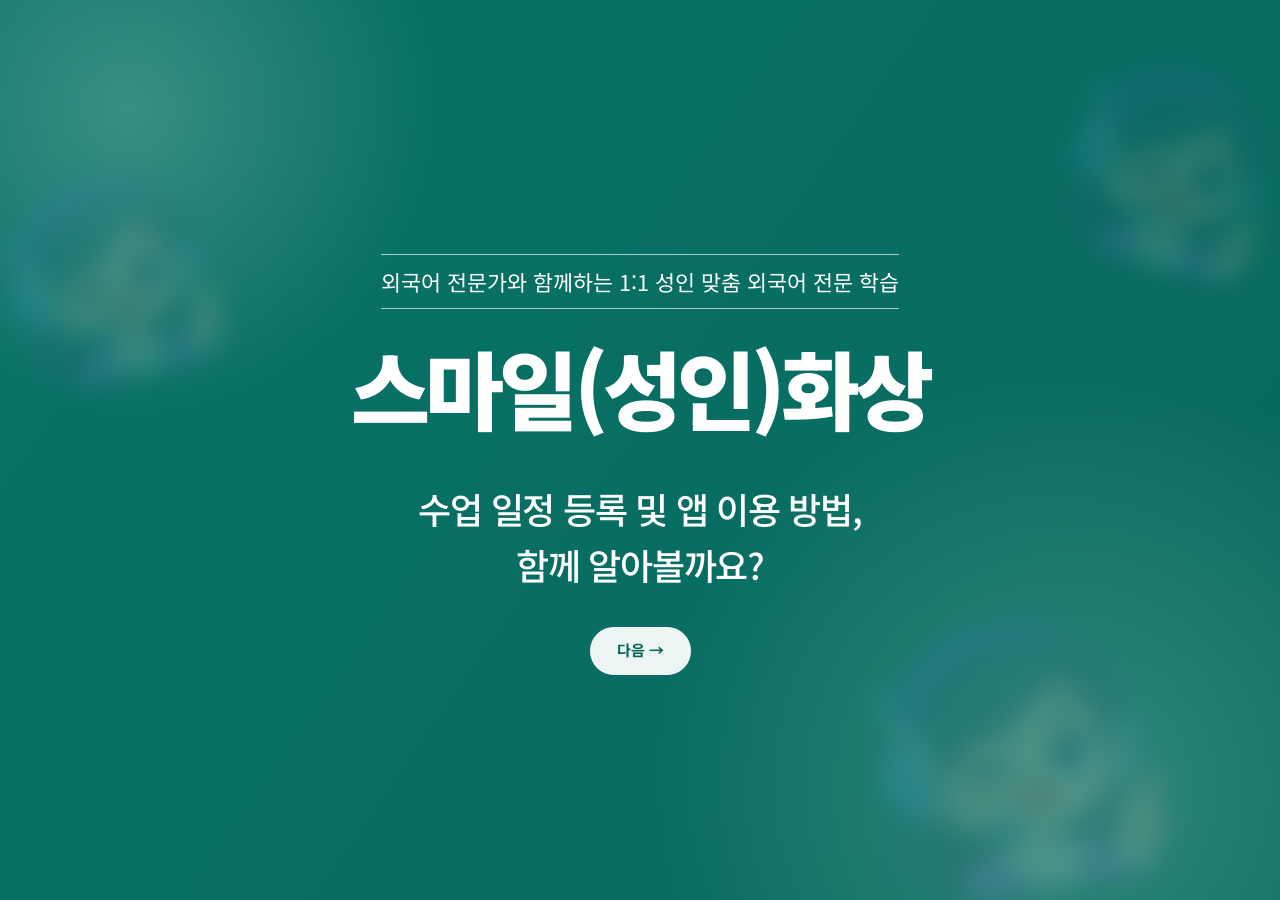
<file: tutorials/smile/index.html>
<!doctype html><html lang="ko"><head><meta charset="utf-8"><meta name="viewport" content="width=device-width,initial-scale=1"><title>스마일(성인)화상 학습 앱 알아보기</title>
<link rel="preconnect" href="https://fonts.googleapis.com"><link href="https://fonts.googleapis.com/css2?family=Noto+Sans+KR:wght@400;600;700;800&display=swap" rel="stylesheet">
<style>
html{overflow-x:clip}:root{--sky:#A0DFFD;--ink:#263E4B;--accent:#7961E8;--edge:#A8DBF0}*{box-sizing:border-box}[hidden]{display:none!important}body{margin:0;background:#EAF8FD;color:var(--ink);font-family:'Noto Sans KR',Arial,sans-serif}button{font:inherit;color:inherit;cursor:pointer;touch-action:manipulation}button:disabled{opacity:.4;cursor:default}button:focus-visible{outline:3px solid #237B9C;outline-offset:3px}header{max-width:420px;margin:auto;padding:17px 20px 13px;display:flex;align-items:center;gap:10px;font-weight:800;font-size:17px}header .logo{color:#E00020;font-size:20px}header small{font-weight:600;font-size:12px;color:#5B7581}main{max-width:420px;margin:auto;padding:0 16px 30px}.frame{position:relative;max-width:360px;margin:auto;padding-bottom:30px}.phone{position:relative;padding:49px 7px 12px;border:2px solid var(--edge);border-radius:29px;background:var(--accent);box-shadow:0 6px 0 #5F55B9,0 12px 24px #20607812}.nav{position:absolute;top:0;left:7px;right:7px;height:47px;display:grid;grid-template-columns:44px 1fr 44px 60px;align-items:center;color:white}.nav button{border:0;background:none;color:white;min-height:44px;padding:0;font-size:12px;font-weight:700}.nav .arrow{font-size:23px}.progress{text-align:center;font-size:13px;font-weight:800}.screen{position:relative;box-sizing:content-box;aspect-ratio:1080/2160;border:4px solid #26323E;border-radius:19px;overflow:clip;background:white}.capture{position:absolute;inset:0;overflow:clip;}.capture img{position:absolute;left:0;top:0;width:100%;height:auto;object-fit:fill}.old{z-index:1;pointer-events:none}.targets{position:absolute;inset:0;z-index:2}.hotspot,.highlight{position:absolute;z-index:4;padding:0;border:2px solid #F0495B;background:#FF53692C;border-radius:7px}.hotspot:before{content:'';position:absolute;inset:-10px}.highlight{pointer-events:none}.hotspot{animation:pulse 1.4s infinite}.finger{position:absolute;width:15%;aspect-ratio:94/108;z-index:5;background:url('assets/hand.png') center/contain no-repeat;transform:rotate(var(--turn,0deg)) scaleY(var(--flip,1));pointer-events:none;animation:hand 1.25s ease-in-out infinite}.guide{position:relative;width:calc(100% + 18px);left:-9px;margin-top:-155px;z-index:4}.teacher{position:absolute;bottom:calc(100% - 5px);left:4px;width:87px;height:82px;object-fit:contain;object-position:left bottom;pointer-events:none}.bubble{position:relative;width:100%;min-height:0;border:0;border-radius:0 0 27px 27px;background:var(--sky);box-shadow:0 6px 0 #82C5E4;padding:21px 18px 23px;font-size:clamp(14px,4vw,17px);line-height:1.65;font-weight:600;text-align:left;word-break:keep-all;white-space:pre-line}.bubble[aria-disabled=true]{cursor:default}.bubble:has(.forward[hidden]){padding-bottom:23px}.forward{position:absolute;right:12px;bottom:13px;display:grid;place-items:center;width:44px;height:44px;border-radius:50%;background:var(--accent);color:white;font-size:26px;animation:arrow 1.4s infinite}.actions{display:flex;flex-wrap:wrap;gap:9px;margin-top:20px;justify-content:center}.actions button{min-height:44px;border:0;border-radius:12px;background:var(--accent);color:white;font-size:14px;font-weight:700;padding:10px 17px}.actions .secondary{background:#FFFFFFCF;color:#6350B2}.guide.hero{margin-top:-235px}.hero .teacher{width:108px;height:105px;bottom:calc(100% - 78px)}.hero .bubble{min-height:225px;border-radius:42px;padding-top:34px}.day{position:absolute;inset:0;z-index:3;display:grid;place-items:center;background:white;color:#376F8E;font-size:25px;font-weight:800}.status{margin:13px 0 0;min-height:20px;text-align:center;font-size:12px;color:#526C7B}dialog{width:min(500px,calc(100% - 30px));border:1px solid #9DCDE4;border-radius:20px;background:#F5FBFF;padding:22px;color:var(--ink);line-height:1.7}dialog::backdrop{background:#25374666}.dialog-head{display:flex;justify-content:space-between;align-items:center;gap:12px;margin-bottom:15px}dialog h2{font-size:19px;margin:0}.close{min-height:44px;border:0;border-radius:10px;background:#DDEFF9;padding:8px 12px}.chapters{display:grid;gap:9px}.chapters button{min-height:48px;text-align:left;border:1px solid #C4DCE8;background:white;border-radius:11px;font-weight:600;padding:12px}@keyframes pulse{50%{background:#FF536951}}@keyframes hand{50%{transform:rotate(var(--turn,0deg)) scaleY(var(--flip,1)) translateY(-4px)}}@keyframes arrow{50%{transform:translateX(3px)}}@media(max-width:360px){main{padding-left:12px;padding-right:12px}.guide{width:calc(100% + 12px);left:-6px}.bubble{font-size:14px}}@media(prefers-reduced-motion:reduce){*{animation:none!important;transition:none!important}}

.guide.hero{position:absolute;bottom:63px;margin:0}.hero .bubble{background:transparent url(assets/cloud.svg) center/100% 100% no-repeat;box-shadow:none;border-radius:0;padding:85px 25px 28px;min-height:255px}
#copy{display:block}.copy-line{display:block;white-space:nowrap}.copy-note{font-size:.8em;font-weight:400;color:#526C7B}.control-name{color:#6541C4;font-weight:800;white-space:nowrap}.forward{top:50%;bottom:auto;transform:translateY(-50%);border:0;padding:0;animation:none}.forward svg{display:block;width:22px;height:22px}.copy-line{text-wrap:nowrap}
.has-notice .forward{top:18px;bottom:auto;transform:none}.has-notice .copy-note:nth-child(3){margin-top:18px}
</style><link rel="stylesheet" href="../../tutorial-intro.css?v=9">
<style>body[data-tutorial-theme] .teacher{left:auto;right:4px;transform:scaleX(-1);width:24%;height:auto;aspect-ratio:87/82}
.frame{padding-bottom:6px}main{padding-bottom:12px}.status:empty{display:none}</style>
<style>
body[data-tutorial-theme] .hero .bubble{background:transparent;box-shadow:none;isolation:isolate;padding:72px 24px 28px;border-radius:0;min-height:245px}
.hero .bubble::before{content:'';position:absolute;inset:0;z-index:-1;background:var(--theme-bubble);mask:url(assets/cloud.svg) center/100% 100% no-repeat}
.guide.hero{left:0;width:100%;bottom:6px}.hero .teacher{bottom:calc(100% - 78px)}
</style><style>.bottom-nav{position:absolute;left:0;right:0;bottom:0;height:7.3%;overflow:clip;z-index:1;pointer-events:none}.bottom-nav img{position:absolute;left:0;width:100%;object-fit:fill}</style><style>.frame{width:min(360px,100%,calc((100svh - 100px)*.45))}html{scrollbar-width:none}html::-webkit-scrollbar{display:none}</style><style>.actions:empty{display:none}</style></head><body data-tutorial-theme="mint"><header><span class="logo">구몬</span><div>스마일(성인)화상 학습<br><small>앱 사용 방법 알아보기</small></div></header><main><section class="frame" id="frame"><div class="phone" id="phone"><nav class="nav" aria-label="튜토리얼 이동"><button class="arrow" id="prev" aria-label="이전">◀</button><span class="progress" id="progress"></span><button class="arrow" id="next" aria-label="다음">▶</button><button id="menu">목차</button></nav><div class="screen" id="screen"><div class="capture" id="capture"><img id="image" alt=""><img id="old" class="old" alt="" hidden><div class="targets" id="targets"></div></div><div class="day" id="day" hidden>수업 당일</div></div></div><section class="guide" id="guide"><img class="teacher" src="assets/teacher.png" alt="선생님"><div class="bubble" id="bubble" role="button" tabindex="0"><span id="copy"></span><button type="button" class="forward" id="forward" aria-label="말풍선 다음"><svg viewBox="0 0 24 24" aria-hidden="true"><path d="m8 4 8 8-8 8" fill="none" stroke="currentColor" stroke-width="3" stroke-linecap="round" stroke-linejoin="round"/></svg></button><div class="actions" id="actions"></div></div></section><p class="status" id="status" role="status"></p></section></main><dialog id="menuDialog"><div class="dialog-head"><h2>앱 사용 방법 목차</h2><button class="close" data-close>닫기 ×</button></div><div id="chapters" class="chapters"></div></dialog><script src="../../tutorial-intro.js?v=9"></script><script type="application/json" id="screen-plan">[{"id": "intro", "type": "intro", "label": "인트로", "next": "START", "bg": "home-empty.png", "bubble": "", "part": 1, "chapter": 1, "tagline": "외국어 전문가와 함께하는 1:1 성인 맞춤 외국어 전문 학습", "brand": "스마일(성인)화상", "welcome": ["수업 일정 등록 및 앱 이용 방법,", "함께 알아볼까요?"], "decoration": "assets/teacher.png", "sprite": false}, {"id": "START", "part": 1, "label": "앱 사용 방법 안내", "bubble": "스마일(성인)화상 학습,\n앱 사용 방법을 함께 알아볼까요?", "sourceRow": 8, "next": "A01", "bg": "home-empty.png", "boxes": [], "type": "start", "fitLines": true}, {"id": "A01", "part": 1, "label": "수업 일정 등록 진입", "bubble": "첫 로그인 후에는 먼저 다음달 수업 일정을\n등록해주세요. [등록] 버튼을 눌러볼까요?\n※ 회원인증, 로그인 및 다음 달 수업 등록은 계약 다음날부터\n가능하며 매월 말일에는 등록이 되지 않습니다. 문제가 있는 경우\n고객센터(1588-5566)로 연락해 주세요.", "sourceRow": 9, "next": "A02", "bg": "home-empty.png", "boxes": [], "fitLines": true, "noteLineStart": 2}, {"id": "A02", "part": 1, "label": "요일·시간 등록 예시", "bubble": "월요일 오후 7시~8시 사이에 수업을\n등록하고 싶어요. 상세 시간을 설정해 볼까요?", "sourceRow": 10, "next": "A03", "bg": "schedule.png", "boxes": [{"l": 46, "t": 58.5, "w": 46, "h": 7.5}], "fitLines": true}, {"id": "A03", "part": 1, "label": "수업 시간 선택", "bubble": "7시 시작 수업은 마감되었네요.\n7시 15분 시작 수업을 선택할게요.", "sourceRow": 11, "next": "A04", "bg": "times.png", "boxes": [{"l": 16, "t": 43, "w": 69, "h": 7}], "fitLines": true}, {"id": "A04", "part": 1, "label": "등록 완료 확인", "bubble": "등록을 눌러 수업 시간을 확정해요.", "sourceRow": 12, "next": "A05", "bg": "schedule.png", "boxes": [{"l": 1, "t": 87, "w": 98, "h": 7}], "lift": true}, {"id": "A05", "part": 1, "label": "등록한 수업 일정 확인", "bubble": "수업시간이 잘 등록되었어요.\n그럼 수업하는 날로 이동해볼까요?", "sourceRow": 13, "next": "A06", "bg": "home-ready.png", "boxes": [], "read": true}, {"id": "A06", "part": 1, "label": "수업 당일", "bubble": "수업 당일", "sourceRow": 14, "next": "A07", "bg": "home-ready.png", "boxes": [], "type": "day"}, {"id": "A07", "part": 1, "label": "수업 입장", "bubble": "수업 시간 5분 전부터 입장할 수 있어요.\n[입장] 버튼을 눌러 볼까요?", "sourceRow": 15, "next": "A08", "bg": "home-ready.png", "boxes": [{"l": 6, "t": 75, "w": 19, "h": 10}], "fitLines": true}, {"id": "A08", "part": 1, "label": "접속 대기 화면", "bubble": "해당 화면이 나오면 잘 접속이 된 상태에요.", "sourceRow": 16, "next": "A10", "bg": "waiting.png", "boxes": [], "fitLines": true}, {"id": "A10", "part": 1, "label": "예정된 수업 확인", "bubble": "수업을 잘 마쳤다면 다시 홈 화면으로 이동해요.\n다음 수업 시간은 홈 화면이나\n화상 관리 메뉴에서 확인할 수 있어요.", "sourceRow": 17, "next": "BREAK1", "bg": "home-next-v8.png", "boxes": [], "read": true, "fitLines": true}, {"id": "BREAK1", "part": 1, "label": "첫 수업 준비 완료", "bubble": "첫 수업 준비가 끝났어요.\n이어서 수업 내역 및 화상 메시지 기능도\n알아볼까요? 하단의 [화상 관리]를 클릭해보세요.", "sourceRow": 18, "next": "B01", "bg": "home-next-v8.png", "boxes": [{"l": 25, "t": 88, "w": 25, "h": 6.3}], "lift": true, "fitLines": true}, {"id": "B01", "part": 2, "label": "화상 관리 진입", "bubble": "화상 관리 메뉴에서는 가장 최근의\n수업 내역과, 선생님이 남겨주신 코멘트를\n함께 확인할 수 있어요.", "sourceRow": 19, "next": "B03", "bg": "management.png", "boxes": [], "fitLines": true, "read": true}, {"id": "B03", "part": 2, "label": "최근 화상 내역", "bubble": "최근 화상 내역에서는 직전 3개월의 수업 내역을\n확인할 수 있어요. [더보기] 버튼을 클릭해볼까요?", "sourceRow": 20, "next": "B04", "bg": "management.png", "boxes": [{"l": 79, "t": 32, "w": 16, "h": 4}], "guide": "more", "fitLines": true}, {"id": "B04", "part": 2, "label": "최근 화상 내역", "bubble": "최근 3개월 동안의 수업 내역을 볼 수 있고,\n[재생]버튼을 누르면 수업을 다시 볼 수 있어요.", "sourceRow": 21, "next": "B05", "bg": "history.png", "boxes": [{"l": 12, "t": 21.5, "w": 9, "h": 4.8}], "guide": "play", "fitLines": true}, {"id": "B05", "part": 2, "label": "화상 메시지 진입", "bubble": "선생님과의 소통은 [화상메시지]를 이용해 보세요.", "sourceRow": 22, "next": "B06", "bg": "home-next-v8.png", "boxes": [{"l": 50, "t": 88, "w": 25, "h": 6.3}], "lift": true, "guide": "message", "fitLines": true}, {"id": "B06", "part": 2, "label": "메시지 이용 안내", "bubble": "메시지로 선생님과 소통할 수 있어요.\n선생님이 수업 중이면 답변이 늦어질 수 있어요.", "sourceRow": 23, "next": "BREAK2", "bg": "messages-v2.png", "boxes": [], "read": true, "fitLines": true, "noteLine": 1}, {"id": "BREAK2", "part": 2, "label": "수업 후 기능 확인 완료", "bubble": "수업 후 확인할 수 있는 기능도 알아봤어요.\n이어서 부가 기능도 살펴볼까요?\n 하단의 [더보기]를 클릭해보세요", "sourceRow": 24, "next": "C01", "bg": "messages-v2.png", "boxes": [{"l": 75, "t": 88, "w": 25, "h": 6.3}], "lift": true, "guide": "more-tab"}, {"id": "C01", "part": 3, "label": "더보기 진입", "bubble": "먼저 음원 다운로드 및 재생 기능이에요.\n[음원 다운로드] 버튼을 클릭해볼까요?", "sourceRow": 25, "next": "C02", "bg": "more.png", "boxes": [{"l": 33.4, "t": 40.1, "w": 33.2, "h": 12}], "guide": "audio"}, {"id": "C02", "part": 3, "label": "MP3 다운로드 메뉴", "bubble": "혼자 학습할 때도 음원을 듣고 원어민 발음을\n따라해볼 수 있어요. 현재 학습 중인 단계를\n기준으로 총 3단계 음원 다운로드가 가능해요.", "sourceRow": 26, "next": "C03", "bg": "audio.png", "boxes": [{"l": 2, "t": 44.6, "w": 96, "h": 24}], "lift": false, "fingerAt": {"l": 90, "t": 57}, "fitLines": true}, {"id": "C03", "part": 3, "label": "영수증 및 확인서 메뉴", "bubble": "다음은 필요 서류 발급 기능이에요.\n[영수증 및 확인서 발급] 버튼을 클릭해볼까요?", "sourceRow": 27, "next": "C04", "bg": "more.png", "boxes": [{"l": 66.7, "t": 40.1, "w": 32.3, "h": 12}], "guide": "receipt"}, {"id": "C04", "part": 3, "label": "발급 내역 선택", "bubble": "해당 페이지에서는 영수증과 출석확인서,\n2가지의 서류를 바로 받아보실 수 있어요.\n가장 최근의 영수증을 클릭해볼까요?", "sourceRow": 28, "next": "C05", "bg": "receipts-v6.png", "boxes": [{"l": 1, "t": 20.8, "w": 98, "h": 8}], "guide": ""}, {"id": "C05", "part": 3, "label": "확인서 다운로드", "bubble": "우측 상단의 [다운로드]를 누르면, 납부확인서를 바로\n다운로드 받을 수 있어요. 출석확인서도 동일해요.", "sourceRow": 29, "next": "C06", "bg": "certificate-v3.png", "boxes": [{"l": 77.5, "t": 16.2, "w": 8, "h": 3.6}], "guide": "download", "fitLines": true}, {"id": "C06", "part": 3, "label": "발급 완료", "bubble": "저장한 확인서는 필요할 때 회사 등 제출처에\n간편하게 제출할 수 있어요.", "sourceRow": 30, "next": "END", "bg": "receipts-v6.png", "boxes": []}, {"id": "END", "part": 3, "label": "앱 사용 방법 안내 완료", "bubble": "스마일(성인)화상 학습 앱 안내가\n완료되었어요. 회원님의 성장을 응원합니다!", "sourceRow": 31, "next": null, "bg": "home-next-v8.png", "boxes": [], "type": "end", "fitLines": true}]</script><script>
'use strict';
const PLAN=JSON.parse(document.getElementById('screen-plan').textContent),$=id=>document.getElementById(id),CHAPTERS=[['A01','수업 등록 및 입장 방법'],['B01','수업 내역 및 화상 메시지'],['C01','음원 다운로드 및 증명서 발급']];
let index=0,history=[],version=0,pending=false;
const reduced=()=>matchMedia('(prefers-reduced-motion: reduce)').matches;
const pause=ms=>new Promise(resolve=>setTimeout(resolve,reduced()?0:ms));
function fade(el,frames,duration=600){el.getAnimations().forEach(a=>a.cancel());if(!reduced())el.animate(frames,{duration,easing:'ease-in-out',fill:'both'});}
function current(){return PLAN[index];}
function copyText(s){$('copy').replaceChildren();const lines=s.fitLines?s.bubble.split('\n'):[s.bubble.replace(/([.!?])\s+(?=\S)/g,'$1\n')];for(const [lineIndex,raw] of lines.entries()){const line=s.fitLines?document.createElement('span'):$('copy');if(s.fitLines){line.className='copy-line'+((lineIndex===s.noteLine||lineIndex>=s.noteLineStart)?' copy-note':'');$('copy').append(line);}for(const [i,text] of raw.split(/(\[[^\]]+\])/).entries()){if(i%2){const span=document.createElement('span');span.className='control-name';span.textContent=text;line.append(span);}else line.append(document.createTextNode(text));}}}
function fitCopy(s){const bubble=$('bubble');bubble.style.fontSize='';if(!s.fitLines||!$('copy').clientWidth)return;if(s.noteLineStart!==undefined){const notes=Array.from($('copy').querySelectorAll('.copy-note'));for(const line of notes)line.style.fontSize='';const size=parseFloat(getComputedStyle(notes[0]).fontSize),ratio=Math.min(1,...notes.map(line=>line.clientWidth/line.scrollWidth));for(const line of notes)line.style.fontSize=(size*ratio*.995)+'px';}for(let pass=0;pass<2;pass++){const ratio=Math.min(1,...Array.from($('copy').querySelectorAll('.copy-line'),line=>line.clientWidth/line.scrollWidth));if(ratio>=1)break;bubble.style.fontSize=(parseFloat(getComputedStyle(bubble).fontSize)*ratio*.995)+'px';}}
function layoutGuide(s){const bubble=$('bubble'),guide=$('guide'),copy=$('copy'),arrow=$('forward');bubble.style.minHeight='';guide.style.marginTop='';fitCopy(s);if(['start','end','day'].includes(s.type)||!copy.clientWidth)return;
 if(!arrow.hidden){for(let pass=0;pass<40;pass++){const a=arrow.getBoundingClientRect(),walker=document.createTreeWalker(copy,NodeFilter.SHOW_TEXT);let overlaps=false;while(walker.nextNode()){const range=document.createRange();range.selectNodeContents(walker.currentNode);if(Array.from(range.getClientRects()).some(r=>r.width&&r.height&&r.left<a.right+4&&r.right>a.left-4&&r.top<a.bottom+4&&r.bottom>a.top-4)){overlaps=true;break;}}if(!overlaps)break;const size=parseFloat(getComputedStyle(bubble).fontSize);if(size<=9)break;bubble.style.fontSize=Math.max(9,size-.25)+'px';}}
 guide.style.marginTop=-(bubble.getBoundingClientRect().height+5)+'px';
}
const screenCrops={"audio.png": [852, 1846, 58, 1741], "certificate-v3.png": [852, 1846, 58, 1740], "history.png": [853, 1844, 0, 1844], "home-empty.png": [852, 1846, 57, 1741], "home-ready.png": [852, 1846, 57, 1741], "management.png": [852, 1846, 0, 1846], "messages-v2.png": [852, 1846, 0, 1741], "more.png": [852, 1846, 0, 1741], "receipts-v6.png": [852, 1846, 0, 1846], "schedule.png": [1080, 2340, 74, 2205], "times.png": [1080, 2340, 74, 2205], "waiting.png": [853, 1844, 0, 1844], "home-next-v8.png": [852, 1846, 57, 1741]};
const navScreens=new Set(['home-empty.png','home-ready.png','home-next-v8.png','messages-v2.png','more.png']);
function mapY(bg,y){const [,height,top,bottom]=screenCrops[bg];if(navScreens.has(bg))return y>=1618?92.7+(y-1618)/123*7.3:(y-top)/(1618-top)*92.7;return (y-top)/(bottom-top)*100;}
function visibleBox(s,b){const [,height]=screenCrops[s.bg],top=mapY(s.bg,b.t*height/100),bottom=mapY(s.bg,(b.t+(b.h||0))*height/100);return {...b,t:top,h:bottom-top};}
function captureImage(el,bg){const [,height,top,bottom]=screenCrops[bg],end=navScreens.has(bg)?1618:bottom,fill=navScreens.has(bg)?92.7:100;el.style.top=(-top/(end-top)*fill)+'%';el.style.marginTop='0';el.style.height=(height/(end-top)*fill)+'%';el.style.clipPath=`inset(0 0 ${(height-end)/height*100}% 0)`;el.src='assets/'+bg;}
function renderBottomNav(bg){let nav=$('bottomNav');if(!nav){nav=document.createElement('div');nav.id='bottomNav';nav.className='bottom-nav';nav.setAttribute('aria-hidden','true');nav.append(document.createElement('img'));$('capture').append(nav);}nav.hidden=!navScreens.has(bg);if(nav.hidden)return;const image=nav.querySelector('img');image.src='assets/'+bg;image.alt='';image.style.top=(-1618/123*100)+'%';image.style.height=(1846/123*100)+'%';}
function fingerPlacement(b,frame,ceiling,side=false){const width=frame.width*.15,height=width*108/94;if(side)return {left:(b.l+b.w/2)/100*frame.width-height*.92-10,top:(b.t+b.h/2)/100*frame.height-height*.5+width*.14,flip:1,turn:90};const x=Math.max(4,Math.min(frame.width-width-4,(b.l+b.w/2)/100*frame.width-width*.36));const below=(b.t+b.h)/100*frame.height+6-height*.08;const flip=frame.top+below+height+4>ceiling;return {left:x,top:flip?b.t/100*frame.height-6-height*.92:below,flip:flip?-1:1};}
function target(s){$('targets').replaceChildren();for(const original of s.boxes||[]){const b=visibleBox(s,original);const el=document.createElement(s.read?'div':'button');el.className=s.read?'highlight':'hotspot';Object.assign(el.style,{left:b.l+'%',top:b.t+'%',width:b.w+'%',height:b.h+'%'});if(!s.read){el.setAttribute('aria-label',s.label+' 강조 영역 누르기');el.addEventListener('click',advance);const finger=document.createElement('span');finger.className='finger';const point=s.fingerAt?visibleBox(s,{l:s.fingerAt.l-4,t:s.fingerAt.t-2,w:8,h:4}):b;const frame=$('capture').getBoundingClientRect(),guide=$('guide').getBoundingClientRect();const ceiling=$('guide').hidden?$('screen').getBoundingClientRect().bottom:Math.min($('screen').getBoundingClientRect().bottom,guide.top-(point.l+point.w>74?82:0)-6);const placement=fingerPlacement(point,frame,ceiling,!!s.fingerAt);finger.style.left=placement.left+'px';finger.style.top=placement.top+'px';finger.style.setProperty('--flip',placement.flip);finger.style.setProperty('--turn',(placement.turn||0)+'deg');$('targets').append(finger);} $('targets').append(el);}}
function needsGuideExit(s){
 if(!s.boxes?.length||s.read||s.lift===false)return false;
 const frame=$('capture').getBoundingClientRect(),guides=[$('bubble'),document.querySelector('.teacher')].map(el=>el.getBoundingClientRect());
 return s.boxes.some(original=>{const b=visibleBox(s,original),r={left:frame.left+b.l/100*frame.width,right:frame.left+(b.l+b.w)/100*frame.width,top:frame.top+b.t/100*frame.height,bottom:frame.top+(b.t+b.h)/100*frame.height};return guides.some(g=>r.left<g.right&&r.right>g.left&&r.top<g.bottom&&r.bottom>g.top);});
}
async function render(){$('guide').getAnimations().forEach(a=>a.cancel());const token=++version,s=current();if(TutorialIntro.render(s,$('frame'),()=>go(s.next))){pending=false;return;}pending=true;$('frame').dataset.state=s.id;$('prev').disabled=!history.length;$('next').disabled=true;$('progress').textContent=s.type==='end'?'완료':`PART ${s.part}/3`;$('day').hidden=s.type!=='day';$('guide').className='guide'+(['start','end'].includes(s.type)?' hero':'')+(s.id==='BREAK1'?' middle-forward':'');$('guide').hidden=s.type==='day';$('targets').replaceChildren();$('actions').replaceChildren();$('bubble').classList.toggle('has-notice',s.noteLineStart!==undefined);copyText(s);fitCopy(s);$('status').textContent='';
 const previous=$('image').getAttribute('src');const src='assets/'+s.bg;if(previous!==src){$('old').hidden=!previous;if(previous){captureImage($('old'),previous.slice(7));fade($('old'),[{opacity:1},{opacity:0}]);} captureImage($('image'),s.bg);fade($('image'),[{opacity:0},{opacity:1}]);} $('image').alt=s.label+' 앱 화면';renderBottomNav(s.bg);
 const clickable=!(s.boxes?.length&&!s.read)||s.bubbleAdvance;$('bubble').setAttribute('aria-disabled',String(!clickable));$('forward').hidden=!clickable||['start','end'].includes(s.type);if(s.type==='start')action('체험 시작',()=>go('A01'));if(s.type==='end'){action('다시 안내받기',restart);action('목차 보기',()=>$('menuDialog').showModal(),true);}layoutGuide(s);
 if(s.type==='day'){fade($('day'),[{opacity:0},{opacity:1}]);await pause(1800);if(token!==version)return;fade($('day'),[{opacity:1},{opacity:0}]);await pause(600);if(token===version)go(s.next);return;}
 const dismiss=needsGuideExit(s);
 fade($('guide'),dismiss?[{opacity:0,transform:'translateY(24px)'},{opacity:1,transform:'translateY(0)'}]:[{opacity:0},{opacity:1}],650);
 await pause(650);if(token!==version)return;
 if(dismiss){
  const readingTime=Math.max(3500,Math.min(7000,s.bubble.replace(/\s/g,'').length*90))-2000;
  await new Promise(resolve=>setTimeout(resolve,readingTime));if(token!==version)return;
  fade($('guide'),[{opacity:1,transform:'translateY(0)'},{opacity:0,transform:'translateY(-12px)'}],450);
  await pause(450);if(token!==version)return;$('guide').hidden=true;
 }else layoutGuide(s);
 target(s);fade($('targets'),[{opacity:0},{opacity:1}],550);pending=false;$('next').disabled=false;
}
function action(text,fn,secondary=false){const b=document.createElement('button');b.type='button';b.textContent=text;if(secondary)b.className='secondary';b.addEventListener('click',fn);$('actions').append(b);}
function go(id,back=false){const next=PLAN.findIndex(s=>s.id===id);if(next<0)return;if(!back)history.push(index);index=next;render();}
function advance(){if(pending)return;const s=current();if(s.type==='end'){restart();return;}go(s.next);}
function previous(){++version;if(history.length){index=history.pop();while(PLAN[index].type==='day'&&history.length)index=history.pop();render();}}
function restart(){++version;index=0;history=[];render();}
function refreshLayout(){if(pending||current().type==='intro')return;if(!$('guide').hidden){layoutGuide(current());if(needsGuideExit(current())){render();return;}}target(current());}
$('forward').addEventListener('click',e=>{e.stopPropagation();advance();});$('prev').addEventListener('click',previous);$('next').addEventListener('click',advance);$('bubble').addEventListener('click',e=>{if(!e.target.closest('button')&&$('bubble').getAttribute('aria-disabled')==='false')advance();});$('bubble').addEventListener('keydown',e=>{if((e.key==='Enter'||e.key===' ')&&e.target===$('bubble')){e.preventDefault();if($('bubble').getAttribute('aria-disabled')==='false')advance();}});$('menu').addEventListener('click',()=>$('menuDialog').showModal());document.querySelectorAll('[data-close]').forEach(b=>b.addEventListener('click',()=>b.closest('dialog').close()));for(const [id,label] of CHAPTERS){const b=document.createElement('button');b.textContent=label;b.addEventListener('click',()=>{$('menuDialog').close();go(id);});$('chapters').append(b);}window.addEventListener('resize',()=>{refreshLayout();});for(const bg of new Set(PLAN.map(s=>s.bg))){const img=new Image();img.src='assets/'+bg;}document.fonts.ready.then(()=>{refreshLayout();});render();
</script><script src="../../scene-memos.js?v=2"></script></body></html>
</file>
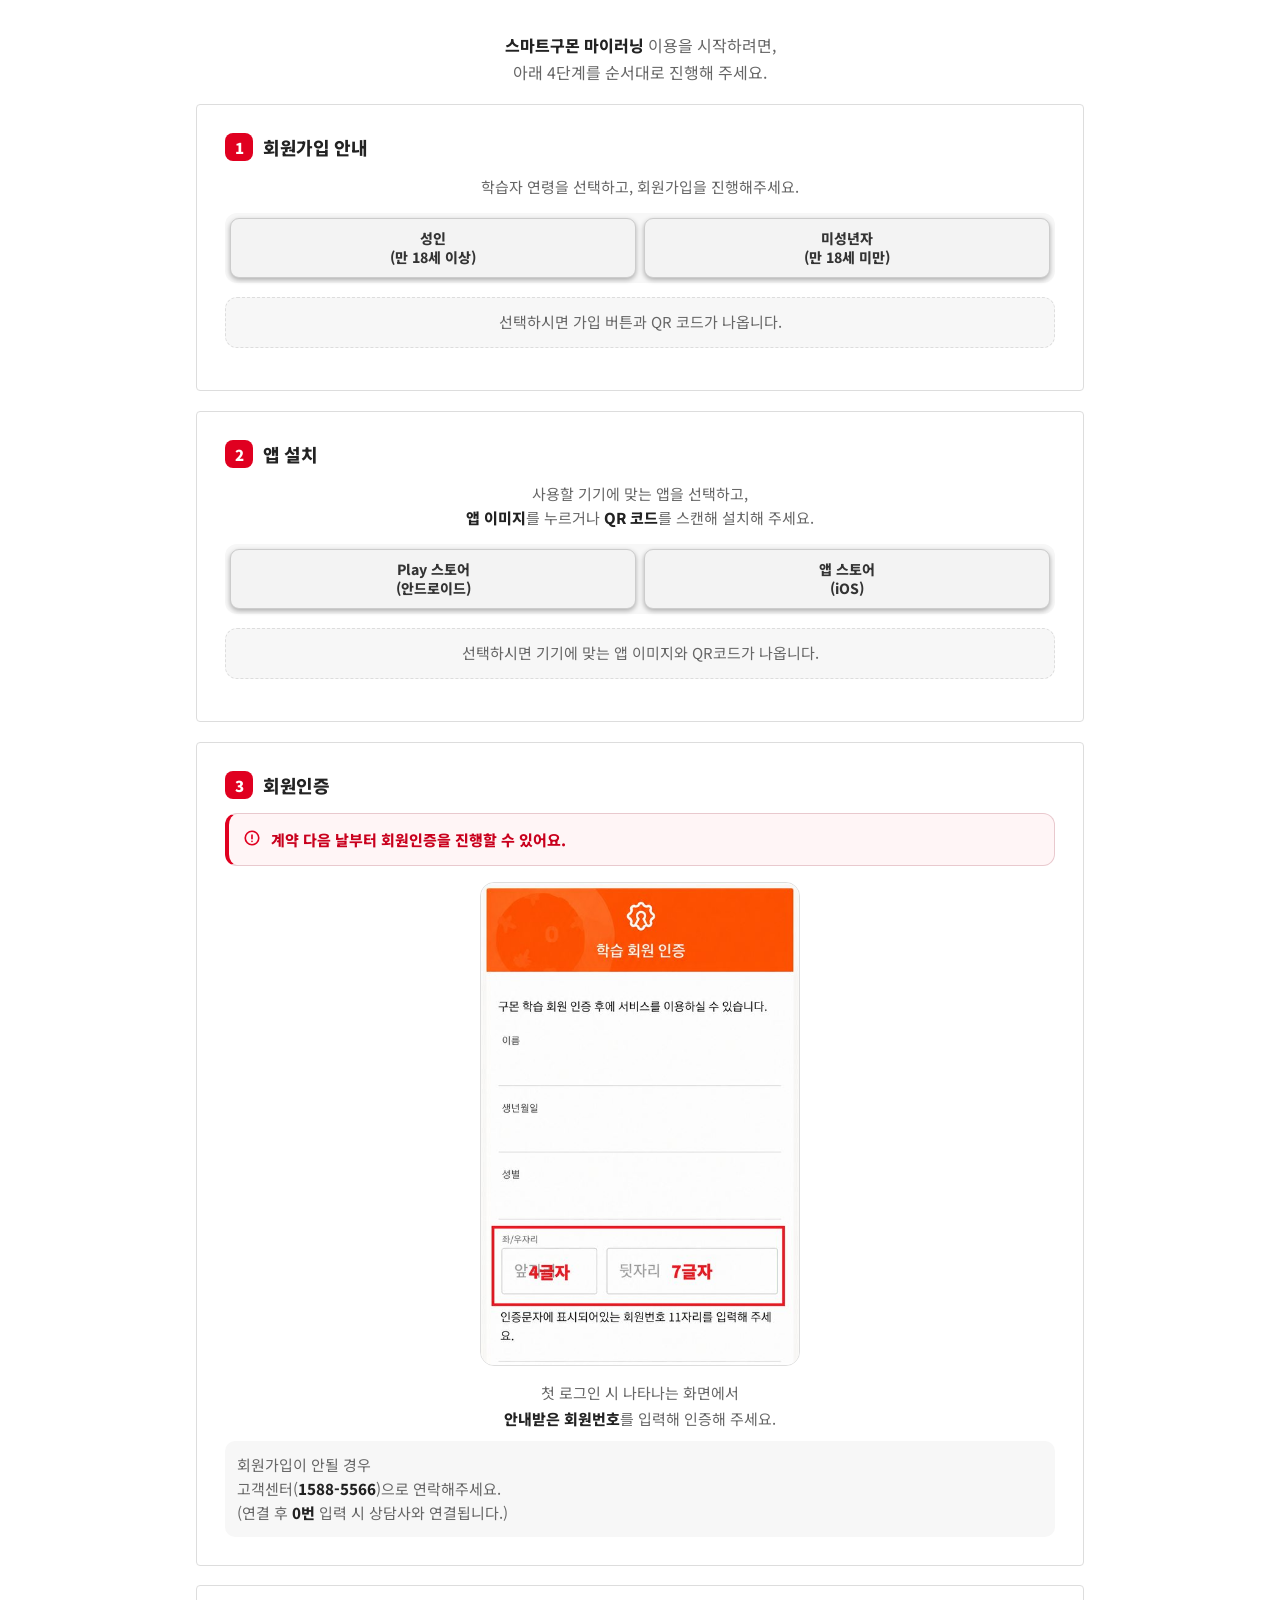
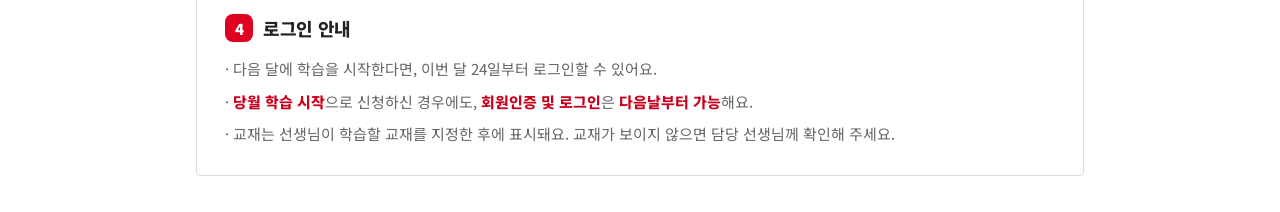
<file: prep/mylearning.html>
<!DOCTYPE html><html lang="ko"><head><meta charset="utf-8"><meta name="viewport" content="width=device-width,initial-scale=1"><title>스마트구몬 마이러닝 앱 설치 및 로그인</title><link href="https://fonts.googleapis.com/css2?family=Noto+Sans+KR:wght@300;400;500;700;900&family=Nanum+Pen+Script&display=swap" rel="stylesheet"><style>
  :root{--ink:#F2F4F7;--brand:#E00020;--brand-deep:#AA0018;--brand-text:#FF6675;--sky:#1A1D23;--sky2:#3A222A;--paper:#0E1013;--surface:#262B34;--line:#3A404B;--muted:#A7AEB9;--gray:#9AA0A6;
  /* ===== 폰트 스케일 토큰 (8개 페이지 공통 — 한 곳 수정 시 전 페이지 동기화) ===== */
  --fs-3xs:11px;   /* 최소 단위: 배지·영상 표기 */
  --fs-2xs:12px;   /* disclaimer·앱카드 설명 */
  --fs-xs:13px;    /* eyebrow·QR 캡션·비교표 본문 */
  --fs-sm:14px;    /* 탭·팁·아코디언 본문·부가설명 */
  --fs-cap:15px;   /* 캡션·설명문 */
  --fs-body:16px;  /* 본문 기본 */
  --fs-md:17px;    /* 강조 본문·헤더 타이틀·CTA */
  --fs-lg:18px;    /* 소제목 */
  --fs-xl:20px;    /* 섹션 제목 */
  --fs-2xl:23px;   /* 큰 강조문·수치 */
  --fs-3xl:25px;   /* 섹션 헤드 h2 */
  --fs-4xl:27px;   /* 하위 페이지 히어로 h1 */
  --fs-5xl:30px;   /* index·Step01-01 히어로 h1 */
  }
  *{box-sizing:border-box;margin:0;padding:0}
  /* 한글 줄바꿈 품질(2026-08-04): ①어절 중간에서 끊지 않음(keep-all — '데이/터', '단/계를' 방지)
     ②마지막 줄에 한두 글자만 남는 '고아 줄' 방지(text-wrap:pretty — '…길러/요.' 방지)
     ③단어가 칸보다 길 때만 예외적으로 끊음(overflow-wrap) — keep-all만 쓰면 좁은 칸에서 넘침 */
  body{font-family:'Noto Sans KR',sans-serif;background:#08090B;color:var(--ink);-webkit-font-smoothing:antialiased;word-break:keep-all;overflow-wrap:break-word;text-wrap:pretty}
  svg{display:block}
  .shell{max-width:600px;margin:0 auto;background:var(--paper);min-height:100vh;position:relative;box-shadow:0 0 60px rgba(35,38,44,.06)}
  .hdr{position:sticky;top:0;z-index:50;height:56px;display:grid;grid-template-columns:44px 1fr 44px;align-items:center;padding:0 12px;background:rgba(14,16,19,.92);backdrop-filter:blur(10px);border-bottom:1px solid var(--line)}
  .hdr a{color:var(--ink);text-decoration:none;display:flex;align-items:center;justify-content:center}
  .hdr .title{text-align:center;font-size:var(--fs-md);font-weight:800;letter-spacing:-.02em}
  .hdr .back{justify-self:center;width:44px;height:44px;border-radius:50%;background:var(--brand);color:#fff;box-shadow:0 2px 8px rgba(224,0,32,.22)}
  .hero{padding:36px 24px 16px;container-type:inline-size}
  .eyebrow{font-size:var(--fs-xs);font-weight:800;color:var(--brand-text);letter-spacing:.14em;margin-bottom:12px}
  .hero h1{font-size:var(--fs-4xl);line-height:1.36;font-weight:900;letter-spacing:-.03em}
  .hero .sub{margin-top:12px;font-size:var(--fs-body);line-height:1.7;color:var(--muted)}
  /* 지정 줄바꿈(2줄) 고정 — 계수 17.4 = 첫 줄 실측 폭계수 16.76 + 여유 3.5% (§7-2) */
  .hero .sub{font-size:min(var(--fs-body), calc(100cqw / 17.4))}
  .tabs{position:sticky;top:56px;z-index:40;background:rgba(14,16,19,.96);backdrop-filter:blur(10px);padding:12px 16px;border-bottom:1px solid var(--line)}
  .tabrow{display:flex;gap:6px;background:var(--sky);border-radius:14px;padding:5px}
  .tab{position:relative;flex:1;border:none;background:transparent;font-family:inherit;font-size:var(--fs-sm);font-weight:800;color:var(--muted);padding:10px 6px;min-height:44px;border-radius:10px;cursor:pointer;transition:all .18s;letter-spacing:-.02em;line-height:1.2}
  .tab.on{background:var(--brand);color:#fff;box-shadow:0 4px 12px rgba(224,0,32,.22)}
  /* 탭 순서 번호(2026-08-06) — 어느 순서로 보면 되는지 한눈에 보이도록 좌상단에 배지를 얹는다.
     data-n 값을 그대로 쓰므로 탭을 추가/삭제해도 마크업만 고치면 됨.
     배지는 '자기 탭의 왼쪽 모서리'에만 걸치게 둔다(left:3px) — 왼쪽으로 튀어나오면 옆 탭에 붙은 것처럼 보임.
     top:-13px 이라 2줄 라벨(글자 윗변)과도 겹치지 않는다(실측 간격 0~8px).
     선택 = 흰 원 + 레드 숫자(5.87:1) / 미선택 = #626B7E 원 + 밝은 숫자(4.86:1) */
  .tab::before{content:attr(data-n);position:absolute;left:3px;top:-13px;width:19px;height:19px;border-radius:50%;
    background:#626B7E;border:1px solid #828B9D;color:var(--ink);font-size:var(--fs-2xs);font-weight:900;
    display:flex;align-items:center;justify-content:center;line-height:1;box-shadow:0 2px 5px rgba(0,0,0,.35)}
  .tab.on::before{background:#fff;border-color:#fff;color:var(--brand)}
  .panel{display:none;padding:24px 20px 8px}
  .panel.on{display:block}
  .p-intro{font-size:var(--fs-body);line-height:1.7;color:var(--muted);margin:0 4px 18px}
  .p-intro b{color:var(--ink);font-weight:800}
  .p-intro.center{text-align:center}
  /* step card */
  .pstep{border:1px solid var(--line);border-radius:16px;padding:18px;margin-bottom:14px;background:var(--surface);container-type:inline-size}
  .sh{display:flex;align-items:center;gap:10px;margin-bottom:14px}
  .sn{flex-shrink:0;width:28px;height:28px;border-radius:8px;background:var(--brand);color:#fff;font-weight:900;font-size:var(--fs-cap);display:flex;align-items:center;justify-content:center}
  .st{font-size:var(--fs-lg);font-weight:800;letter-spacing:-.02em}
  /* 7번: 박스가 없는 중간 설명은 가운데 정렬 (박스형 .csnote/.tip/.alert 는 좌측 유지) */
  .sdesc{font-size:var(--fs-cap);color:var(--muted);line-height:1.6;margin-bottom:14px;text-align:center}
  .sdesc b{color:var(--ink);font-weight:800}
  /* 지정 줄 수 고정(§7-2) — 계수는 실측값. 문구를 고치면 다시 측정할 것. */
  .sdesc.oneline{font-size:clamp(10px,calc(100cqw / 21.8),var(--fs-cap))}      /* 1줄 */
  .sdesc.twoline{font-size:clamp(10px,calc(100cqw / 23.9),var(--fs-cap))}         /* 2줄 */
  /* link button + qr */
  /* 폭은 세그먼트 토글 '버튼 바깥선'에 맞춤 — 성인 박스 왼쪽 끝 ~ 미성년자 박스 오른쪽 끝.
     10px = 토글 트랙(.ostoggle) 좌우 패딩 5px×2. 아래 앱 영역도 같은 폭이라 세 요소가 정확히 정렬된다.
     ⚠️ 이보다 좁히면 "너무 작다"는 피드백을 받았음(2026-08-06). 고정 px 상한으로 되돌리지 말 것 */
  .lbtn{display:flex;align-items:center;justify-content:center;gap:8px;width:calc(100% - 10px);background:var(--brand);color:#fff;text-decoration:none;border-radius:12px;padding:14px;font-size:var(--fs-body);font-weight:800;margin:0 auto 14px}
  .qr{display:flex;flex-direction:column;align-items:center;gap:8px}
  .qrbox{width:118px;height:118px;border:1px solid var(--line);border-radius:14px;display:flex;align-items:center;justify-content:center;background:#fff;padding:7px}
  .qrimg{width:100%;height:100%;display:block;object-fit:contain}
  .qr .qc{font-size:var(--fs-sm);color:var(--muted)}
  /* ===== 세그먼트 토글(연령·OS 공통) =====
     ⚠️ 구버전은 버튼이 투명(배경=트랙)이라 '어두운 바 하나'로 보여 눌러야 할 것이 안 보였음(사용자 지적).
     이제 트랙(--sky)보다 밝은 면 + 테두리로 버튼 두 개가 각각 떠 보이게 한다.
     background:transparent 로 되돌리지 말 것. */
  .ostoggle{display:flex;gap:8px;background:var(--sky);border-radius:12px;padding:5px;margin-bottom:14px}
  .ob{flex:1;border:1px solid #828B9D;background:#626B7E;font-family:inherit;font-size:var(--fs-sm);font-weight:800;color:var(--ink);padding:10px 6px;min-height:44px;border-radius:9px;cursor:pointer;transition:all .28s cubic-bezier(.22,.7,.3,1);line-height:1.35;box-shadow:0 2px 5px rgba(0,0,0,.3)}
  .ob:active{transform:translateY(1px);box-shadow:0 1px 3px rgba(0,0,0,.3)}
  /* 선택 결과는 '서서히' 나타나게(2026-08-06) — 즉시 튀어나오면 무엇이 바뀌었는지 알아채기 어렵다는 피드백.
     JS 가 클릭할 때마다 .anim-in 을 뗐다 붙여 다시 재생시킨다(다른 쪽을 골랐을 때도 바뀐 걸 알 수 있게). */
  @keyframes revealUp{from{opacity:0;transform:translateY(14px)}to{opacity:1;transform:none}}
  .anim-in{animation:revealUp .8s cubic-bezier(.22,.7,.3,1) both}
  .anim-in.d1{animation-delay:.2s}
  @media(prefers-reduced-motion:reduce){.anim-in{animation:none}}
  .ob.on{background:var(--brand);border-color:var(--brand);color:#fff;box-shadow:0 3px 10px rgba(224,0,32,.38)}
  /* ===== 선택 전에는 결과를 감춘다 (회원가입 연령 / 앱 설치 OS 공통) =====
     ⚠️ 어느 쪽도 기본 선택을 두지 않는다 — 연령은 잘못 가입하면 비용이 크고(중·고등 타깃),
     OS는 기본값이 있으면 '이미 내 기기에 맞다'고 오해한 채 다른 스토어로 감.
     선택해야 .picked 가 붙어 결과가 나타난다. 기본 선택을 되살리지 말 것. */
  .signup .lbtn,.signup .qr{display:none}
  .signup.picked .lbtn{display:flex}
  .signup.picked .qr{display:flex}
  .appinstall .appbox,.appinstall .appgrid{display:none}
  .appinstall.picked .appbox{display:block}
  .appinstall.picked .appgrid{display:grid}
  .picked .pickmsg{display:none}
  .pickmsg{display:flex;align-items:center;justify-content:center;min-height:51px;margin:0 0 14px;padding:12px;border:1px dashed var(--line);border-radius:12px;background:var(--sky);color:var(--muted);line-height:1.5;text-align:center}
  /* 1줄 고정 — 여백 26 = 좌우 패딩 24 + 테두리 2 */
  .signup .pickmsg{font-size:clamp(9.5px,calc((100cqw - 26px) / 19.4),var(--fs-cap))}
  .appinstall .pickmsg{font-size:clamp(8.5px,calc((100cqw - 26px) / 24.5),var(--fs-cap))}
  /* screen placeholder */
  .vimg{display:block;width:100%;max-width:260px;height:auto;margin:0 auto 14px;border-radius:14px;border:1px solid var(--line)}
  .alert + .vimg{margin-top:16px}   /* 경고 박스와 회원인증 캡처가 붙어 보이던 것 보정 */
  /* alert (red) */
  .alert{display:flex;gap:10px;align-items:flex-start;background:#2A1319;border:1px solid #5A2029;border-left:4px solid var(--brand);border-radius:12px;padding:14px;margin-top:12px}
  .alert svg{flex-shrink:0;margin-top:1px}
  .alert .at{font-size:var(--fs-cap);font-weight:800;color:var(--brand-text);line-height:1.55}
  /* ===== 지정된 줄바꿈이 유지되도록 '남는 폭 ÷ 문장 실측 폭계수'로 글자를 자동 축소 =====
     계수 = (그 문장의 렌더 폭 ÷ 글자크기)에 안전여유 2%를 더한 값. 문구를 고치면 다시 측정할 것.
     각 요소를 자기 자신의 컨테이너로 삼음(폭이 글자크기와 무관한 블록이라 순환 없음).
     앞 줄은 컨테이너 쿼리 미지원 브라우저용 폴백. */
  .alert .at.oneline{flex:1;font-size:var(--fs-sm);font-size:clamp(9.5px,calc((100cqw - 61px) / 19.3),var(--fs-cap))}
  .csnote{font-size:var(--fs-cap);font-size:clamp(11px,calc((100cqw - 24px) / 18.1),var(--fs-cap));color:var(--muted);line-height:1.6;margin-top:10px;background:var(--sky);border-radius:10px;padding:12px}
  .csnote b{color:var(--ink);font-weight:800}
  .infonote{container-type:inline-size;font-size:var(--fs-cap);font-size:clamp(11px,calc(100cqw / 19),var(--fs-cap));color:var(--muted);line-height:1.7;text-align:center}
  .infonote b{color:var(--ink);font-weight:800}
  .infonote b.r{color:var(--brand-text)}                                  /* 빨간 강조 */
  /* '·' 목록: 줄이 넘어가도 글머리표 아래가 아니라 글자에 맞춰 들여쓰기 */
  .infonote .li{text-align:left;display:block;padding-left:11px;text-indent:-11px;font-size:var(--fs-sm);font-size:clamp(11px,calc(100cqw / 25.2),var(--fs-cap))}
  .infonote .li::before{content:"· "}
  .infonote .li+.li{margin-top:7px}
  /* === 앱 설치 (이미지+QR+컬러 헤더) === */
  .appbox{background:#333944;border:1px solid var(--line);border-radius:14px;overflow:hidden;width:calc(100% - 10px);margin:0 auto 10px}
  .abh{font-size:var(--fs-body);font-weight:800;color:#fff;text-align:center;padding:10px}
  .abh.main{background:#7E5BD1}.abh.uni{background:#8DC044;color:#16240A}.abh.lib{background:#F178AC;color:#2E0A1A}.abh.gyo{background:#F8D5FF;color:#4A1060}
  /* 아이콘+QR을 한 행에 가운데, 설명은 그 아래 전체폭 가운데 정렬 */
  .abbody{display:flex;flex-wrap:wrap;align-items:flex-start;justify-content:center;gap:10px 12px;padding:16px}
  .abbody .orsep{align-self:center;margin-top:-14px}
  /* 손글씨가 붙으면서 아이콘·QR 한 줄이 좁은 폭에서 안 들어감(390px 실측 필요폭 243 / 여유 253,
     360px는 223뿐) → 370px 미만에서는 세로로 쌓는다. 억지로 한 줄에 밀어넣지 말 것. */
  @media(max-width:369px){.abbody{flex-direction:column;gap:8px}.abbody .orsep{margin-top:0}}
  .abimg{display:block;line-height:0}
  .abimg img{width:84px;height:84px;border-radius:20px;display:block}
  .abqr{width:84px;height:84px;border-radius:12px;background:#fff;border:1px solid var(--line);display:flex;align-items:center;justify-content:center;flex-shrink:0;padding:5px}
  /* ===== 손글씨 안내(2026-08-06) =====
     위 설명문("앱 이미지를 누르거나 QR 코드를 스캔")을 못 보고 지나치는 경우가 있어,
     눌러야 할 것 바로 옆에 손글씨로 다시 표시한다. 글꼴 Nanum Pen Script(Google Fonts),
     색 #FFD34D = 카드 배경 #333944 위에서 8.11:1. 돼지꼬리 화살표는 인라인 SVG. */
  .hnote{display:flex;align-items:center;justify-content:center;gap:1px;margin-top:8px;
         font-family:'Nanum Pen Script','Noto Sans KR',cursive;font-size:15px;line-height:1.1;
         color:#FFD34D;white-space:nowrap;letter-spacing:0}
  .hnote svg{width:18px;height:16px}
  .hnote svg{flex-shrink:0;display:block}
  .hnote.flip svg{transform:scaleX(-1)}
  .orsep{font-family:'Nanum Pen Script','Noto Sans KR',cursive;font-size:16px;line-height:1;color:var(--muted);white-space:nowrap}
  .pickcol{display:flex;flex-direction:column;align-items:center}
  .abdesc{flex:1 0 100%;min-width:0;text-align:center;container-type:inline-size;font-size:var(--fs-body);font-size:clamp(11px,calc(100cqw / 13.6),var(--fs-body));color:var(--muted);line-height:1.55}
  .abdesc b{color:var(--ink);font-weight:800}
  /* 보조앱 카드: 3개를 항상 한 행에(3열 고정). 카드가 좁으므로 글씨는 한 단계 작게 */
  .appgrid{display:grid;grid-template-columns:repeat(3,1fr);gap:8px;width:calc(100% - 10px);margin:0 auto}
  .appcard{background:#333944;border:1px solid var(--line);border-radius:12px;overflow:hidden;display:flex;flex-direction:column;align-items:center;text-align:center;padding-bottom:12px;container-type:inline-size}
  /* 헤더가 1줄/2줄이어도 카드끼리 높이가 어긋나지 않도록 2줄분 높이를 항상 확보 */
  .appcard .abh{width:100%;font-size:var(--fs-xs);padding:6px 4px;display:flex;align-items:center;justify-content:center;min-height:calc(var(--fs-xs) * 2.5 + 12px);line-height:1.25;word-break:keep-all}
  .appcard .abimg.sm img{width:66px;height:66px;border-radius:15px;margin:12px auto 8px}
  /* 3열 보조앱: 지정 줄바꿈(2줄)이 유지되도록 카드 폭에 비례해 축소 */
  .abdesc.sm{font-size:var(--fs-2xs);font-size:clamp(9px,calc((100cqw - 6px) / 8.1),var(--fs-xs));line-height:1.45;padding:0 3px;flex:1;min-width:0;width:100%;color:var(--muted);word-break:normal}
  .abqr.sm{width:66px;height:66px;margin-top:8px;border-radius:11px;padding:4px}
  /* 320px대는 카드가 88px로 더 좁아 한 단계 더 축소(3열은 유지) */
  @media(max-width:359px){
    .appcard .abh{font-size:var(--fs-2xs);min-height:calc(var(--fs-2xs) * 2.5 + 12px)}
    .appcard .abimg.sm img{width:56px;height:56px;border-radius:13px;margin:10px auto 7px}
    .abdesc.sm{line-height:1.4}   /* font-size는 위 clamp가 카드 폭에 맞춰 이미 처리 */
    .abqr.sm{width:58px;height:58px;border-radius:10px}
  }
  /* === 섹션 머리(A/B)·아코디언 === */
  .mh{display:flex;align-items:center;gap:10px;margin:8px 4px 14px}
  .mn{flex-shrink:0;width:26px;height:26px;border-radius:8px;background:var(--brand);color:#fff;font-weight:900;font-size:var(--fs-cap);display:flex;align-items:center;justify-content:center}
  .mh h2{font-size:var(--fs-xl);font-weight:900;letter-spacing:-.02em}
  .divider{height:1px;background:var(--line);margin:26px 0 24px}
  .tip{display:flex;gap:9px;align-items:flex-start;background:var(--sky);border-radius:11px;padding:12px;margin-top:14px}
  .tip .tl{flex-shrink:0;font-size:var(--fs-2xs);font-weight:900;color:#fff;background:var(--brand);border-radius:6px;padding:3px 7px}
  .tip p{font-size:var(--fs-cap);color:var(--muted);line-height:1.55}
  /* accordion */
  .acc{border:1px solid var(--line);border-radius:14px;margin-bottom:10px;overflow:hidden;background:var(--surface)}
  .acc[open]{border-color:var(--brand-text)}
  summary{list-style:none;display:flex;align-items:center;gap:11px;padding:15px 16px;cursor:pointer}
  summary::-webkit-details-marker{display:none}
  summary .an2{flex-shrink:0;width:26px;height:26px;border-radius:8px;background:var(--brand);color:#fff;font-weight:900;font-size:var(--fs-sm);display:flex;align-items:center;justify-content:center}
  summary .at2{font-size:var(--fs-body);font-weight:800;flex:1;letter-spacing:-.02em}
  summary .chev{transition:transform .2s;color:var(--muted)}
  .acc[open] summary .chev{transform:rotate(180deg)}
  .acc-b{padding:2px 16px 16px}
  .acc-b .bd{font-size:var(--fs-cap);color:var(--muted);line-height:1.55;margin-bottom:8px}
  .acc-b .sub{display:flex;gap:10px;align-items:flex-start;padding:9px 0;border-top:1px solid var(--line)}
  .acc-b .sub .sno{flex-shrink:0;width:20px;height:20px;border-radius:50%;border:1.5px solid var(--brand);color:var(--brand-text);font-weight:800;font-size:var(--fs-xs);display:flex;align-items:center;justify-content:center;margin-top:1px}
  .acc-b .sub .sx h5{font-size:var(--fs-cap);font-weight:800;margin-bottom:1px}
  .acc-b .sub .sx p{font-size:var(--fs-cap);color:var(--muted);line-height:1.5}
  .acc-img{width:100%;height:auto;display:block;border-radius:10px}
  .acc-img+.acc-img{margin-top:8px}
  /* 자학자습 튜토리얼 임베드 — 스테이지 비율(1615/2600) 유지, 화면(헤더56+탭+여유 제외) 안에 통째로 들어가는 최대 크기 */
  /* 3단 폴백: ①100vh(구형) ②100dvh(모던) ③--vh(JS 실측, 최우선) — 주소창 때문에 잘리는 것 방지 */
  .tutorial-embed{width:min(100%,calc((100vh - 196px)*.6212));width:min(100%,calc((100dvh - 196px)*.6212));width:min(100%,calc((var(--vh,100dvh) - 196px)*.6212));margin:0 auto 16px;aspect-ratio:1615/2600;overflow:hidden;background:#0E1013;border-radius:12px}
  .tutorial-embed iframe{width:100%;height:100%;border:0;display:block;overflow:hidden}
  /* 탭을 처음 열 때 픽셀폰트가 바뀌며 '덜 그려진 화면'이 스치던 것을 가린다.
     display:none → block 이라 transition 은 안 걸리므로 animation 을 쓴다(2026-08-06). */
  @keyframes tutFade{from{opacity:0}to{opacity:1}}
  .panel.on .tutorial-embed{animation:tutFade .45s ease both}
  @media(prefers-reduced-motion:reduce){.panel.on .tutorial-embed{animation:none}}


html,body{height:auto;min-height:0}
.shell{max-width:960px;min-height:0;box-shadow:none}
.panel.on{display:block;padding:24px 20px 8px}
:root{color-scheme:light;--ink:#222;--paper:#fff;--surface:#fff;--sky:#F7F7F7;--sky2:#FFF0F2;--line:#DDD;--muted:#666;--brand-text:#C9001D}
body{background:#fff}.pstep{border-radius:4px}
.ob,.ab[data-age]{background:#F3F3F3;border-color:#CCC;color:#333}
.ob.on,.ab.on{background:var(--brand);border-color:var(--brand);color:#fff}
.appbox,.appcard{background:#FAFAFA}.hnote{color:#9B6700}
.alert{background:#FFF5F6;border-color:#E9C9CE;border-left-color:var(--brand)}
.login-notice .li{font-size:var(--fs-sm)}
@media(min-width:900px){.login-notice .li{font-size:var(--fs-cap);white-space:nowrap}}
@media(min-width:700px){.panel.on{padding:32px 36px 16px}.pstep{padding:28px;margin-bottom:20px}.abbody{padding:24px}.vimg{max-width:320px}}
</style></head><body><div class="shell"><section class="panel on" data-p="prep">
    <p class="p-intro center"><b>스마트구몬 마이러닝</b> 이용을 시작하려면,<br>아래 4단계를 순서대로 진행해 주세요.</p>

    <div class="pstep">
      <div class="sh"><span class="sn">1</span><span class="st">회원가입 안내</span></div>
      <p class="sdesc oneline">학습자 연령을 선택하고, 회원가입을 진행해주세요.</p>
      <div class="signup">
        <div class="ostoggle"><button class="ob ab" data-age="adult">성인<br>(만 18세 이상)</button><button class="ob ab" data-age="minor">미성년자<br>(만 18세 미만)</button></div>
        <p class="pickmsg">선택하시면 가입 버튼과 QR 코드가 나옵니다.</p>
        <a class="lbtn" href="#" target="_blank" rel="noopener">회원가입 바로가기<svg width="18" height="18" viewBox="0 0 24 24" fill="none" stroke="currentColor" stroke-width="2.2" stroke-linecap="round" stroke-linejoin="round"><path d="M5 12h14M13 6l6 6-6 6"/></svg></a>
        <div class="qr"><div class="qrbox"><img class="qrimg" src="img/qr-signup.svg" alt="회원가입 QR 코드" loading="lazy"></div></div>
      </div>
    </div>

    <div class="pstep">
      <div class="sh"><span class="sn">2</span><span class="st">앱 설치</span></div>
      <p class="sdesc twoline">사용할 기기에 맞는 앱을 선택하고,<br><b>앱 이미지</b>를 누르거나 <b>QR 코드</b>를 스캔해 설치해 주세요.</p>
      <div class="appinstall">
        <div class="ostoggle"><button class="ob" data-os="aos">Play 스토어<br>(안드로이드)</button><button class="ob" data-os="ios">앱 스토어<br>(iOS)</button></div>
        <p class="pickmsg">선택하시면 기기에 맞는 앱 이미지와 QR코드가 나옵니다.</p>
        <div class="appbox">
          <div class="abh main">스마트구몬N 학습</div>
          <div class="abbody">
            <div class="pickcol">
              <a class="abimg" data-app="smartkumonn" href="#" target="_blank" rel="noopener"><img src="img/smartkumonn.png" alt="스마트구몬N 학습앱" loading="lazy"></a>
              <div class="hnote"><svg width="21" height="19" viewBox="0 0 34 30" fill="none" stroke="currentColor" stroke-width="2" stroke-linecap="round" stroke-linejoin="round" aria-hidden="true"><path d="M31 27c-9 1-17-3-18-9-.6-4 3-6 5-4s-1 6-5 5C8 18 8 11 8 3"/><path d="M4.5 7.5 8 3l3.5 4.5"/></svg>아이콘 클릭</div>
            </div>
            <div class="orsep">또는</div>
            <div class="pickcol">
              <div class="abqr"><img class="qrimg" alt="앱 설치 QR 코드" loading="lazy"></div>
              <div class="hnote flip">QR코드 스캔<svg width="21" height="19" viewBox="0 0 34 30" fill="none" stroke="currentColor" stroke-width="2" stroke-linecap="round" stroke-linejoin="round" aria-hidden="true"><path d="M31 27c-9 1-17-3-18-9-.6-4 3-6 5-4s-1 6-5 5C8 18 8 11 8 3"/><path d="M4.5 7.5 8 3l3.5 4.5"/></svg></div>
            </div>
            <p class="abdesc">교재풀이 등<br><b>학습은 모두 이 앱</b>으로 진행해요.</p>
          </div>
        </div>
        <div class="appgrid">
          <div class="appcard">
            <div class="abh uni">유니버스</div>
            <a class="abimg sm" data-app="universe" href="#" target="_blank" rel="noopener"><img src="img/universe.png" alt="유니버스앱" loading="lazy"></a>
            <p class="abdesc sm">학습보상으로<br>나만의 우주 만들기</p>
            <div class="abqr sm"><img class="qrimg" alt="앱 설치 QR 코드" loading="lazy"></div>
          </div>
          <div class="appcard">
            <div class="abh lib">라이브러리</div>
            <a class="abimg sm" data-app="library" href="#" target="_blank" rel="noopener"><img src="img/library.png" alt="라이브러리앱" loading="lazy"></a>
            <p class="abdesc sm">디지털 도서·영상<br>콘텐츠 제공</p>
            <div class="abqr sm"><img class="qrimg" alt="앱 설치 QR 코드" loading="lazy"></div>
          </div>
          <div class="appcard">
            <div class="abh gyo">교과100 중등</div>
            <a class="abimg sm" data-app="gyogwa100" href="#" target="_blank" rel="noopener"><img src="img/gyogwa100.png" alt="교과100 중등 앱" loading="lazy"></a>
            <p class="abdesc sm">중등 내신 대비<br>학습 앱</p>
            <div class="abqr sm"><img class="qrimg" alt="앱 설치 QR 코드" loading="lazy"></div>
          </div>
        </div>
      </div>
    </div>

    <div class="pstep">
      <div class="sh"><span class="sn">3</span><span class="st">회원인증</span></div>
      <div class="alert"><svg width="18" height="18" viewBox="0 0 24 24" fill="none" stroke="#E00020" stroke-width="2.2" stroke-linecap="round" stroke-linejoin="round"><circle cx="12" cy="12" r="9"/><path d="M12 8v5M12 16.5v.01"/></svg><div class="at oneline">계약 다음 날부터 회원인증을 진행할 수 있어요.</div></div>
      <img class="vimg" src="img/membership_verify.jpg" alt="회원인증 — 첫 로그인 화면" loading="lazy">
      <p class="infonote">첫 로그인 시 나타나는 화면에서<br><b>안내받은 회원번호</b>를 입력해 인증해 주세요.</p>
      <div class="csnote">회원가입이 안될 경우<br>고객센터(<b>1588-5566</b>)으로 연락해주세요.<br>(연결 후 <b>0번</b> 입력 시 상담사와 연결됩니다.)</div>
    </div>

    <div class="pstep">
      <div class="sh"><span class="sn">4</span><span class="st">로그인 안내</span></div><p class="infonote login-notice"><span class="li">다음 달에 학습을 시작한다면, 이번 달 24일부터 로그인할 수 있어요.</span><span class="li"><b class="r">당월 학습 시작</b>으로 신청하신 경우에도, <b class="r">회원인증 및 로그인</b>은 <b class="r">다음날부터 가능</b>해요.</span><span class="li">교재는 선생님이 학습할 교재를 지정한 후에 표시돼요. 교재가 보이지 않으면 담당 선생님께 확인해 주세요.</span></p>
    </div>

  </section></div><script>const LINKS={
    smartkumonn:{aos:'https://play.google.com/store/apps/details?id=com.kumon.apps.ict.student.n',ios:'https://apps.apple.com/kr/app/%EC%8A%A4%EB%A7%88%ED%8A%B8%EA%B5%AC%EB%AA%ACn-%ED%95%99%EC%8A%B5/id6480479508'},
    universe:{aos:'https://play.google.com/store/apps/details?id=com.kumon.universe',ios:'https://apps.apple.com/kr/app/%EC%8A%A4%EB%A7%88%ED%8A%B8%EA%B5%AC%EB%AA%ACn-%EC%9C%A0%EB%8B%88%EB%B2%84%EC%8A%A4/id6470173046'},
    library:{aos:'https://play.google.com/store/apps/details?id=com.kyowon.kumon.freepass',ios:'https://apps.apple.com/kr/app/%EC%8A%A4%EB%A7%88%ED%8A%B8%EA%B5%AC%EB%AA%ACn-%EB%9D%BC%EC%9D%B4%EB%B8%8C%EB%9F%AC%EB%A6%AC/id6469672674'},
    gyogwa100:{aos:'https://play.google.com/store/apps/details?id=kr.co.kumon.newchallenge100middle',ios:'https://apps.apple.com/kr/app/%EA%B5%90%EA%B3%BC100-%EC%A4%91%EB%93%B1/id6749213517'}
  };
  const NAMES={};
  function applyOS(box,os){
    box.querySelectorAll('.abimg[data-app]').forEach(a=>{
      const app=a.dataset.app,L=LINKS[app];if(!L)return;
      a.href=L[os];
      const card=a.closest('.appcard,.appbox');
      const qr=card&&card.querySelector('.qrimg');if(qr)qr.src='img/qr-'+app+'-'+os+'.svg';
      if(NAMES[app]){const h=card&&card.querySelector('.abh');if(h)h.textContent=NAMES[app][os];}
    });
  }
  /* 클릭할 때마다 등장 애니메이션을 다시 재생 — 클래스를 뗀 뒤 강제 리플로우(offsetWidth)를 거쳐야 다시 걸린다 */
  const replay=(el,delayed)=>{if(!el)return;el.classList.remove('anim-in','d1');void el.offsetWidth;
    el.classList.add('anim-in');if(delayed)el.classList.add('d1');};
  /* 선택 전에는 앱 카드가 display:none 이라 lazy 이미지가 다운로드되지 않는다.
     그래서 클릭 직후 이미지를 받느라 버벅였음 → 페이지 로드 후 조용히 미리 받아 캐시에 넣어 둔다.
     (아이콘·양쪽 OS QR·회원가입 QR 전부. 지우면 첫 클릭 때 다시 버벅임) */
  const warm=()=>{const urls=[];
    document.querySelectorAll('.appinstall .abimg[data-app] img').forEach(i=>urls.push(i.getAttribute('src')));
    Object.keys(LINKS).forEach(app=>{urls.push('img/qr-'+app+'-aos.svg','img/qr-'+app+'-ios.svg')});
    if(typeof SIGNUP!=='undefined')Object.keys(SIGNUP).forEach(k=>urls.push(SIGNUP[k].qr));
    urls.filter(Boolean).forEach(u=>{const im=new Image();im.decoding='async';im.src=u});
    /* ⚠️ 손글씨(Nanum Pen Script)도 미리 받아 둔다 — .hnote 는 선택 전까지 display:none 안에 있어
       폰트 요청이 아예 안 걸린다. 그대로 두면 클릭 순간 대체 글꼴(폭이 1.5배)로 먼저 그려졌다가
       폰트가 도착하면서 라벨 폭이 92→61px 로 줄어 '툭 튀는' 것처럼 보였음(실측). 지우지 말 것. */
    if(document.fonts&&document.fonts.load){
      try{ document.fonts.load('15px "Nanum Pen Script"','아이콘 클릭 QR코드 스캔') }catch(e){}
    }
    };
  if(document.readyState==='complete')setTimeout(warm,150);
  else addEventListener('load',()=>setTimeout(warm,150));
  document.querySelectorAll('.appinstall').forEach(box=>{
    /* 기본 선택 없음 — 눌러야 .picked 가 붙어 앱·QR이 나타난다(회원가입 연령 분기와 같은 규칙) */
    box.querySelectorAll('.ob').forEach(b=>b.addEventListener('click',()=>{
      box.querySelectorAll('.ob').forEach(x=>x.classList.remove('on'));b.classList.add('on');
      const os=b.dataset.os;
      box.classList.toggle('os-ios',os==='ios');
      box.classList.toggle('os-aos',os==='aos');
      applyOS(box,os);
      box.classList.add('picked');
      replay(box.querySelector('.appbox'));
      replay(box.querySelector('.appgrid'),!!box.querySelector('.appbox'));
      replay(box.querySelector('.appgrid2'));
    }));
  });
  // 회원가입 연령 분기 — 성인/미성년자 가입 주소가 다르다. 기본 선택을 두지 않고,
  // 선택해야 버튼(href)과 QR이 채워진다(.picked). 되돌려서 기본값을 두지 말 것.
  const SIGNUP={
    adult:{url:'https://membership.allng.com/openapi/membership/signup/terms.html?signType=new&certUIType=SELF&loginUserInfo=&userJoinPath=&serviceNo=kumon_talk',qr:'img/qr-signup.svg',label:'성인'},
    minor:{url:'https://membership.allng.com/openapi/membership/childSignup/childTerms.html?signType=new&certUIType=SELF&loginUserInfo=&userJoinPath=&serviceNo=kumon_talk',qr:'img/qr-signup-minor.svg',label:'미성년자'}
  };
  document.querySelectorAll('.signup').forEach(box=>{
    box.querySelectorAll('.ab[data-age]').forEach(b=>b.addEventListener('click',()=>{
      const S=SIGNUP[b.dataset.age];if(!S)return;
      box.querySelectorAll('.ab').forEach(x=>x.classList.remove('on'));b.classList.add('on');
      const a=box.querySelector('.lbtn');if(a)a.href=S.url;
      const q=box.querySelector('.qr .qrimg');if(q){q.src=S.qr;q.alt=S.label+' 회원가입 QR 코드';}
      box.classList.add('picked');
      replay(a); replay(box.querySelector('.qr'),true);
    }));
  });
  


</script></body></html>
</file>
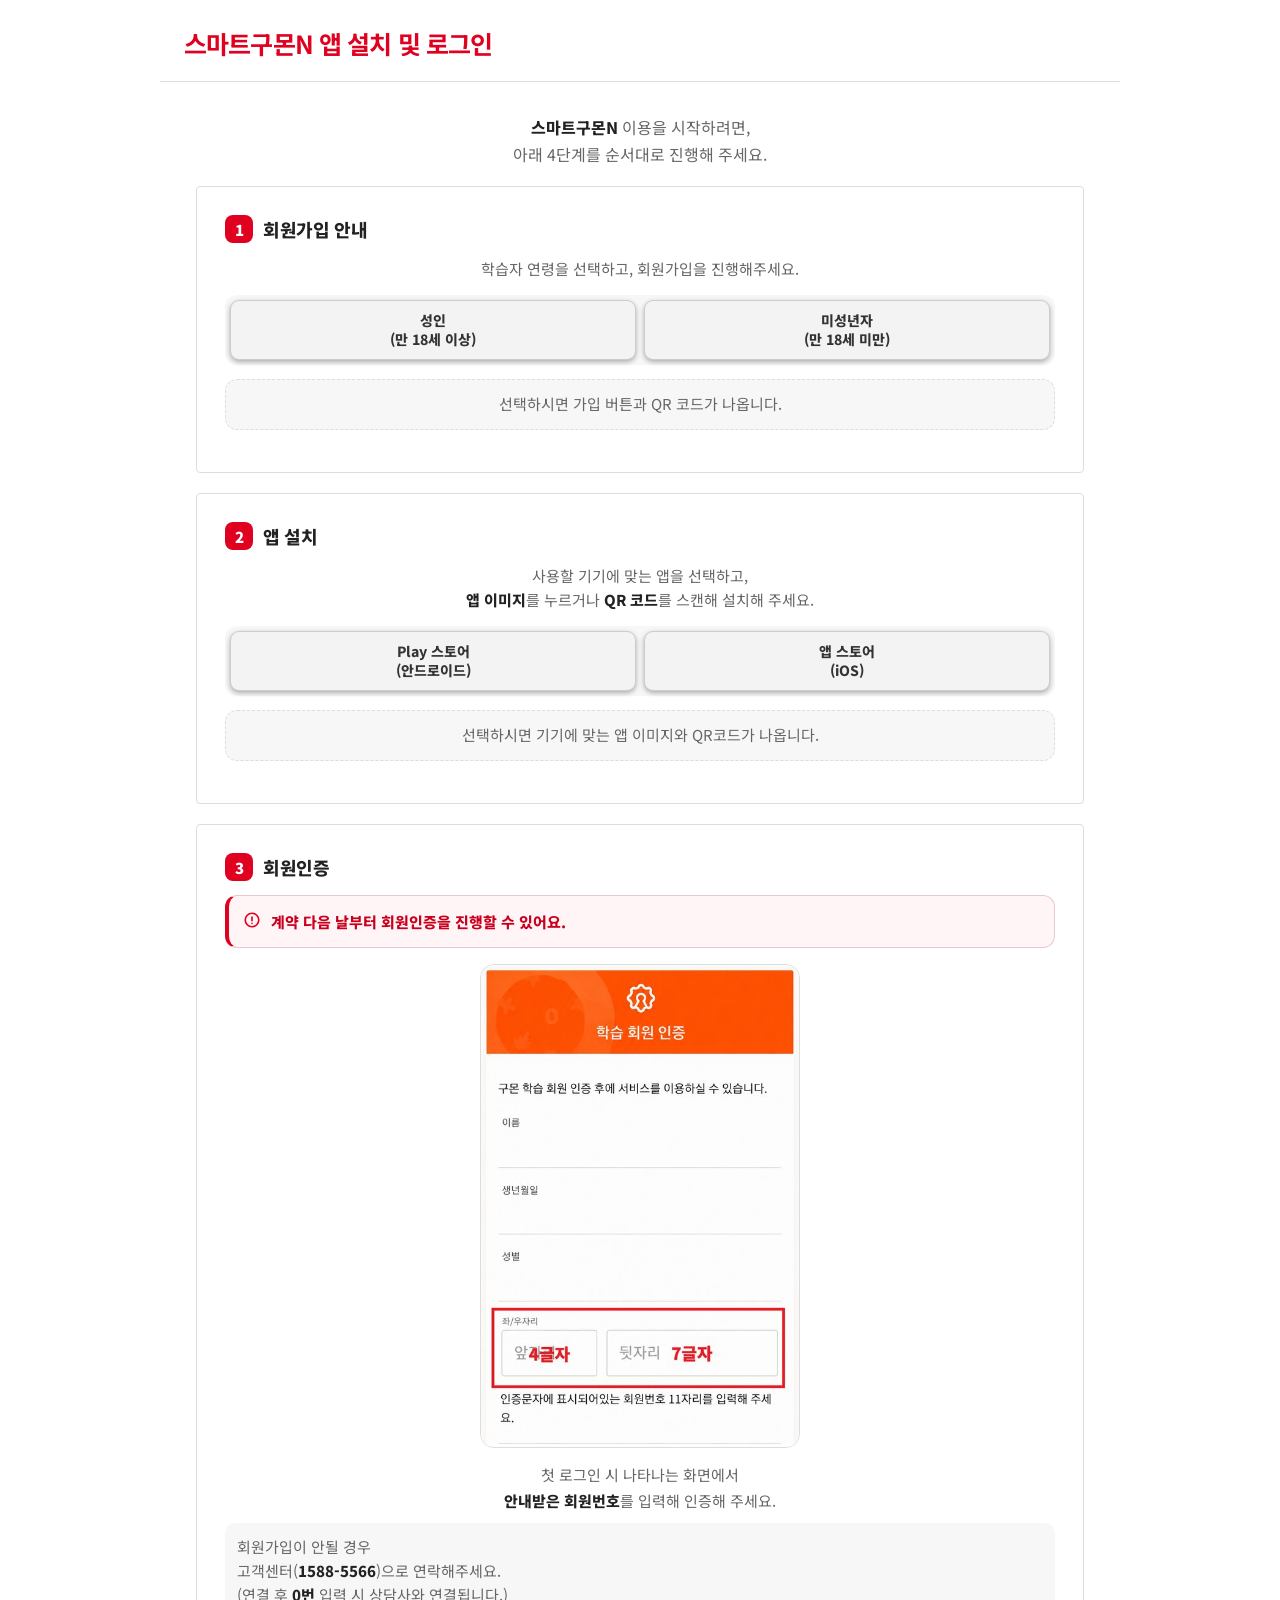
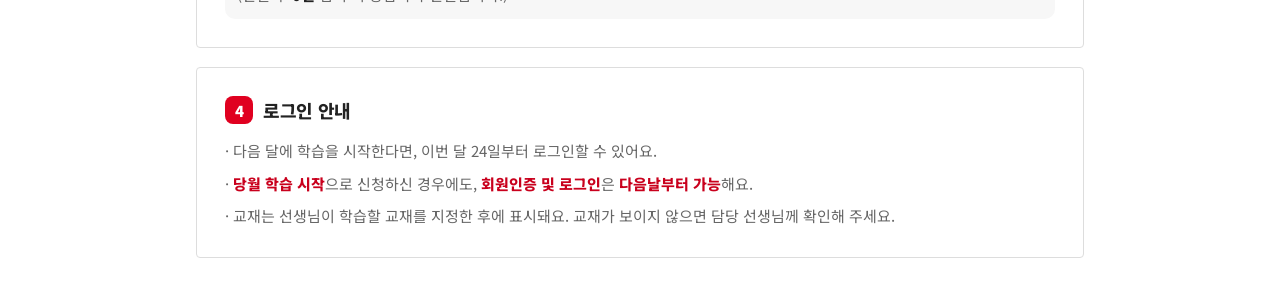
<file: prep/smartkumonn.html>
<!DOCTYPE html><html lang="ko"><head><meta charset="utf-8"><meta name="viewport" content="width=device-width,initial-scale=1"><title>스마트구몬N 앱 설치 및 로그인(공통)</title><link href="https://fonts.googleapis.com/css2?family=Noto+Sans+KR:wght@300;400;500;700;900&family=Nanum+Pen+Script&display=swap" rel="stylesheet"><style>
  :root{--ink:#F2F4F7;--brand:#E00020;--brand-deep:#AA0018;--brand-text:#FF6675;--sky:#1A1D23;--sky2:#3A222A;--paper:#0E1013;--surface:#262B34;--line:#3A404B;--muted:#A7AEB9;--gray:#9AA0A6;
  /* ===== 폰트 스케일 토큰 (8개 페이지 공통 — 한 곳 수정 시 전 페이지 동기화) ===== */
  --fs-3xs:11px;   /* 최소 단위: 배지·영상 표기 */
  --fs-2xs:12px;   /* disclaimer·앱카드 설명 */
  --fs-xs:13px;    /* eyebrow·QR 캡션·비교표 본문 */
  --fs-sm:14px;    /* 탭·팁·아코디언 본문·부가설명 */
  --fs-cap:15px;   /* 캡션·설명문 */
  --fs-body:16px;  /* 본문 기본 */
  --fs-md:17px;    /* 강조 본문·헤더 타이틀·CTA */
  --fs-lg:18px;    /* 소제목 */
  --fs-xl:20px;    /* 섹션 제목 */
  --fs-2xl:23px;   /* 큰 강조문·수치 */
  --fs-3xl:25px;   /* 섹션 헤드 h2 */
  --fs-4xl:27px;   /* 하위 페이지 히어로 h1 */
  --fs-5xl:30px;   /* index·Step01-01 히어로 h1 */
  }
  *{box-sizing:border-box;margin:0;padding:0}
  /* 한글 줄바꿈 품질(2026-08-04): ①어절 중간에서 끊지 않음(keep-all — '데이/터', '단/계를' 방지)
     ②마지막 줄에 한두 글자만 남는 '고아 줄' 방지(text-wrap:pretty — '…길러/요.' 방지)
     ③단어가 칸보다 길 때만 예외적으로 끊음(overflow-wrap) — keep-all만 쓰면 좁은 칸에서 넘침 */
  body{font-family:'Noto Sans KR',sans-serif;background:#08090B;color:var(--ink);-webkit-font-smoothing:antialiased;word-break:keep-all;overflow-wrap:break-word;text-wrap:pretty}
  svg{display:block}
  .shell{max-width:600px;margin:0 auto;background:var(--paper);min-height:100vh;position:relative;box-shadow:0 0 60px rgba(35,38,44,.06)}
  .hdr{position:sticky;top:0;z-index:50;height:56px;display:grid;grid-template-columns:44px 1fr 44px;align-items:center;padding:0 12px;background:rgba(14,16,19,.92);backdrop-filter:blur(10px);border-bottom:1px solid var(--line)}
  .hdr a{color:var(--ink);text-decoration:none;display:flex;align-items:center;justify-content:center}
  .hdr .title{text-align:center;font-size:var(--fs-md);font-weight:800;letter-spacing:-.02em}
  .hdr .back{justify-self:center;width:44px;height:44px;border-radius:50%;background:var(--brand);color:#fff;box-shadow:0 2px 8px rgba(224,0,32,.22)}
  .hero{padding:36px 24px 16px;container-type:inline-size}
  .eyebrow{font-size:var(--fs-xs);font-weight:800;color:var(--brand-text);letter-spacing:.14em;margin-bottom:12px}
  .hero h1{font-size:var(--fs-4xl);line-height:1.36;font-weight:900;letter-spacing:-.03em}
  .hero .sub{margin-top:12px;font-size:var(--fs-body);line-height:1.7;color:var(--muted)}
  /* 지정 줄바꿈(2줄) 고정 — 계수 17.4 = 첫 줄 실측 폭계수 16.76 + 여유 3.5% (§7-2) */
  .hero .sub{font-size:min(var(--fs-body), calc(100cqw / 17.4))}
  .tabs{position:sticky;top:56px;z-index:40;background:rgba(14,16,19,.96);backdrop-filter:blur(10px);padding:12px 16px;border-bottom:1px solid var(--line)}
  .tabrow{display:flex;gap:6px;background:var(--sky);border-radius:14px;padding:5px}
  .tab{position:relative;flex:1;border:none;background:transparent;font-family:inherit;font-size:var(--fs-sm);font-weight:800;color:var(--muted);padding:10px 6px;min-height:44px;border-radius:10px;cursor:pointer;transition:all .18s;letter-spacing:-.02em;line-height:1.2}
  .tab.on{background:var(--brand);color:#fff;box-shadow:0 4px 12px rgba(224,0,32,.22)}
  /* 탭 순서 번호(2026-08-06) — 어느 순서로 보면 되는지 한눈에 보이도록 좌상단에 배지를 얹는다.
     data-n 값을 그대로 쓰므로 탭을 추가/삭제해도 마크업만 고치면 됨.
     배지는 '자기 탭의 왼쪽 모서리'에만 걸치게 둔다(left:3px) — 왼쪽으로 튀어나오면 옆 탭에 붙은 것처럼 보임.
     top:-13px 이라 2줄 라벨(글자 윗변)과도 겹치지 않는다(실측 간격 0~8px).
     선택 = 흰 원 + 레드 숫자(5.87:1) / 미선택 = #626B7E 원 + 밝은 숫자(4.86:1) */
  .tab::before{content:attr(data-n);position:absolute;left:3px;top:-13px;width:19px;height:19px;border-radius:50%;
    background:#626B7E;border:1px solid #828B9D;color:var(--ink);font-size:var(--fs-2xs);font-weight:900;
    display:flex;align-items:center;justify-content:center;line-height:1;box-shadow:0 2px 5px rgba(0,0,0,.35)}
  .tab.on::before{background:#fff;border-color:#fff;color:var(--brand)}
  .panel{display:none;padding:24px 20px 8px}
  .panel.on{display:block}
  .p-intro{font-size:var(--fs-body);line-height:1.7;color:var(--muted);margin:0 4px 18px}
  .p-intro b{color:var(--ink);font-weight:800}
  .p-intro.center{text-align:center}
  /* step card */
  .pstep{border:1px solid var(--line);border-radius:16px;padding:18px;margin-bottom:14px;background:var(--surface);container-type:inline-size}
  .sh{display:flex;align-items:center;gap:10px;margin-bottom:14px}
  .sn{flex-shrink:0;width:28px;height:28px;border-radius:8px;background:var(--brand);color:#fff;font-weight:900;font-size:var(--fs-cap);display:flex;align-items:center;justify-content:center}
  .st{font-size:var(--fs-lg);font-weight:800;letter-spacing:-.02em}
  /* 7번: 박스가 없는 중간 설명은 가운데 정렬 (박스형 .csnote/.tip/.alert 는 좌측 유지) */
  .sdesc{font-size:var(--fs-cap);color:var(--muted);line-height:1.6;margin-bottom:14px;text-align:center}
  .sdesc b{color:var(--ink);font-weight:800}
  /* 지정 줄 수 고정(§7-2) — 계수는 실측값. 문구를 고치면 다시 측정할 것. */
  .sdesc.oneline{font-size:clamp(10px,calc(100cqw / 21.8),var(--fs-cap))}      /* 1줄 */
  .sdesc.twoline{font-size:clamp(10px,calc(100cqw / 23.9),var(--fs-cap))}         /* 2줄 */
  /* link button + qr */
  /* 폭은 세그먼트 토글 '버튼 바깥선'에 맞춤 — 성인 박스 왼쪽 끝 ~ 미성년자 박스 오른쪽 끝.
     10px = 토글 트랙(.ostoggle) 좌우 패딩 5px×2. 아래 앱 영역도 같은 폭이라 세 요소가 정확히 정렬된다.
     ⚠️ 이보다 좁히면 "너무 작다"는 피드백을 받았음(2026-08-06). 고정 px 상한으로 되돌리지 말 것 */
  .lbtn{display:flex;align-items:center;justify-content:center;gap:8px;width:calc(100% - 10px);background:var(--brand);color:#fff;text-decoration:none;border-radius:12px;padding:14px;font-size:var(--fs-body);font-weight:800;margin:0 auto 14px}
  .qr{display:flex;flex-direction:column;align-items:center;gap:8px}
  .qrbox{width:118px;height:118px;border:1px solid var(--line);border-radius:14px;display:flex;align-items:center;justify-content:center;background:#fff;padding:7px}
  .qrimg{width:100%;height:100%;display:block;object-fit:contain}
  .qr .qc{font-size:var(--fs-sm);color:var(--muted)}
  /* ===== 세그먼트 토글(연령·OS 공통) =====
     ⚠️ 구버전은 버튼이 투명(배경=트랙)이라 '어두운 바 하나'로 보여 눌러야 할 것이 안 보였음(사용자 지적).
     이제 트랙(--sky)보다 밝은 면 + 테두리로 버튼 두 개가 각각 떠 보이게 한다.
     background:transparent 로 되돌리지 말 것. */
  .ostoggle{display:flex;gap:8px;background:var(--sky);border-radius:12px;padding:5px;margin-bottom:14px}
  .ob{flex:1;border:1px solid #828B9D;background:#626B7E;font-family:inherit;font-size:var(--fs-sm);font-weight:800;color:var(--ink);padding:10px 6px;min-height:44px;border-radius:9px;cursor:pointer;transition:all .28s cubic-bezier(.22,.7,.3,1);line-height:1.35;box-shadow:0 2px 5px rgba(0,0,0,.3)}
  .ob:active{transform:translateY(1px);box-shadow:0 1px 3px rgba(0,0,0,.3)}
  /* 선택 결과는 '서서히' 나타나게(2026-08-06) — 즉시 튀어나오면 무엇이 바뀌었는지 알아채기 어렵다는 피드백.
     JS 가 클릭할 때마다 .anim-in 을 뗐다 붙여 다시 재생시킨다(다른 쪽을 골랐을 때도 바뀐 걸 알 수 있게). */
  @keyframes revealUp{from{opacity:0;transform:translateY(14px)}to{opacity:1;transform:none}}
  .anim-in{animation:revealUp .8s cubic-bezier(.22,.7,.3,1) both}
  .anim-in.d1{animation-delay:.2s}
  @media(prefers-reduced-motion:reduce){.anim-in{animation:none}}
  .ob.on{background:var(--brand);border-color:var(--brand);color:#fff;box-shadow:0 3px 10px rgba(224,0,32,.38)}
  /* ===== 선택 전에는 결과를 감춘다 (회원가입 연령 / 앱 설치 OS 공통) =====
     ⚠️ 어느 쪽도 기본 선택을 두지 않는다 — 연령은 잘못 가입하면 비용이 크고(중·고등 타깃),
     OS는 기본값이 있으면 '이미 내 기기에 맞다'고 오해한 채 다른 스토어로 감.
     선택해야 .picked 가 붙어 결과가 나타난다. 기본 선택을 되살리지 말 것. */
  .signup .lbtn,.signup .qr{display:none}
  .signup.picked .lbtn{display:flex}
  .signup.picked .qr{display:flex}
  .appinstall .appbox,.appinstall .appgrid{display:none}
  .appinstall.picked .appbox{display:block}
  .appinstall.picked .appgrid{display:grid}
  .picked .pickmsg{display:none}
  .pickmsg{display:flex;align-items:center;justify-content:center;min-height:51px;margin:0 0 14px;padding:12px;border:1px dashed var(--line);border-radius:12px;background:var(--sky);color:var(--muted);line-height:1.5;text-align:center}
  /* 1줄 고정 — 여백 26 = 좌우 패딩 24 + 테두리 2 */
  .signup .pickmsg{font-size:clamp(9.5px,calc((100cqw - 26px) / 19.4),var(--fs-cap))}
  .appinstall .pickmsg{font-size:clamp(8.5px,calc((100cqw - 26px) / 24.5),var(--fs-cap))}
  /* screen placeholder */
  .vimg{display:block;width:100%;max-width:260px;height:auto;margin:0 auto 14px;border-radius:14px;border:1px solid var(--line)}
  .alert + .vimg{margin-top:16px}   /* 경고 박스와 회원인증 캡처가 붙어 보이던 것 보정 */
  /* alert (red) */
  .alert{display:flex;gap:10px;align-items:flex-start;background:#2A1319;border:1px solid #5A2029;border-left:4px solid var(--brand);border-radius:12px;padding:14px;margin-top:12px}
  .alert svg{flex-shrink:0;margin-top:1px}
  .alert .at{font-size:var(--fs-cap);font-weight:800;color:var(--brand-text);line-height:1.55}
  /* ===== 지정된 줄바꿈이 유지되도록 '남는 폭 ÷ 문장 실측 폭계수'로 글자를 자동 축소 =====
     계수 = (그 문장의 렌더 폭 ÷ 글자크기)에 안전여유 2%를 더한 값. 문구를 고치면 다시 측정할 것.
     각 요소를 자기 자신의 컨테이너로 삼음(폭이 글자크기와 무관한 블록이라 순환 없음).
     앞 줄은 컨테이너 쿼리 미지원 브라우저용 폴백. */
  .alert .at.oneline{flex:1;font-size:var(--fs-sm);font-size:clamp(9.5px,calc((100cqw - 61px) / 19.3),var(--fs-cap))}
  .csnote{font-size:var(--fs-cap);font-size:clamp(11px,calc((100cqw - 24px) / 18.1),var(--fs-cap));color:var(--muted);line-height:1.6;margin-top:10px;background:var(--sky);border-radius:10px;padding:12px}
  .csnote b{color:var(--ink);font-weight:800}
  .infonote{container-type:inline-size;font-size:var(--fs-cap);font-size:clamp(11px,calc(100cqw / 19),var(--fs-cap));color:var(--muted);line-height:1.7;text-align:center}
  .infonote b{color:var(--ink);font-weight:800}
  .infonote b.r{color:var(--brand-text)}                                  /* 빨간 강조 */
  /* '·' 목록: 줄이 넘어가도 글머리표 아래가 아니라 글자에 맞춰 들여쓰기 */
  .infonote .li{text-align:left;display:block;padding-left:11px;text-indent:-11px;font-size:var(--fs-sm);font-size:clamp(11px,calc(100cqw / 25.2),var(--fs-cap))}
  .infonote .li::before{content:"· "}
  .infonote .li+.li{margin-top:7px}
  /* === 앱 설치 (이미지+QR+컬러 헤더) === */
  .appbox{background:#333944;border:1px solid var(--line);border-radius:14px;overflow:hidden;width:calc(100% - 10px);margin:0 auto 10px}
  .abh{font-size:var(--fs-body);font-weight:800;color:#fff;text-align:center;padding:10px}
  .abh.main{background:#7E5BD1}.abh.uni{background:#8DC044;color:#16240A}.abh.lib{background:#F178AC;color:#2E0A1A}.abh.gyo{background:#F8D5FF;color:#4A1060}
  /* 아이콘+QR을 한 행에 가운데, 설명은 그 아래 전체폭 가운데 정렬 */
  .abbody{display:flex;flex-wrap:wrap;align-items:flex-start;justify-content:center;gap:10px 12px;padding:16px}
  .abbody .orsep{align-self:center;margin-top:-14px}
  /* 손글씨가 붙으면서 아이콘·QR 한 줄이 좁은 폭에서 안 들어감(390px 실측 필요폭 243 / 여유 253,
     360px는 223뿐) → 370px 미만에서는 세로로 쌓는다. 억지로 한 줄에 밀어넣지 말 것. */
  @media(max-width:369px){.abbody{flex-direction:column;gap:8px}.abbody .orsep{margin-top:0}}
  .abimg{display:block;line-height:0}
  .abimg img{width:84px;height:84px;border-radius:20px;display:block}
  .abqr{width:84px;height:84px;border-radius:12px;background:#fff;border:1px solid var(--line);display:flex;align-items:center;justify-content:center;flex-shrink:0;padding:5px}
  /* ===== 손글씨 안내(2026-08-06) =====
     위 설명문("앱 이미지를 누르거나 QR 코드를 스캔")을 못 보고 지나치는 경우가 있어,
     눌러야 할 것 바로 옆에 손글씨로 다시 표시한다. 글꼴 Nanum Pen Script(Google Fonts),
     색 #FFD34D = 카드 배경 #333944 위에서 8.11:1. 돼지꼬리 화살표는 인라인 SVG. */
  .hnote{display:flex;align-items:center;justify-content:center;gap:1px;margin-top:8px;
         font-family:'Nanum Pen Script','Noto Sans KR',cursive;font-size:15px;line-height:1.1;
         color:#FFD34D;white-space:nowrap;letter-spacing:0}
  .hnote svg{width:18px;height:16px}
  .hnote svg{flex-shrink:0;display:block}
  .hnote.flip svg{transform:scaleX(-1)}
  .orsep{font-family:'Nanum Pen Script','Noto Sans KR',cursive;font-size:16px;line-height:1;color:var(--muted);white-space:nowrap}
  .pickcol{display:flex;flex-direction:column;align-items:center}
  .abdesc{flex:1 0 100%;min-width:0;text-align:center;container-type:inline-size;font-size:var(--fs-body);font-size:clamp(11px,calc(100cqw / 13.6),var(--fs-body));color:var(--muted);line-height:1.55}
  .abdesc b{color:var(--ink);font-weight:800}
  /* 보조앱 카드: 3개를 항상 한 행에(3열 고정). 카드가 좁으므로 글씨는 한 단계 작게 */
  .appgrid{display:grid;grid-template-columns:repeat(3,1fr);gap:8px;width:calc(100% - 10px);margin:0 auto}
  .appcard{background:#333944;border:1px solid var(--line);border-radius:12px;overflow:hidden;display:flex;flex-direction:column;align-items:center;text-align:center;padding-bottom:12px;container-type:inline-size}
  /* 헤더가 1줄/2줄이어도 카드끼리 높이가 어긋나지 않도록 2줄분 높이를 항상 확보 */
  .appcard .abh{width:100%;font-size:var(--fs-xs);padding:6px 4px;display:flex;align-items:center;justify-content:center;min-height:calc(var(--fs-xs) * 2.5 + 12px);line-height:1.25;word-break:keep-all}
  .appcard .abimg.sm img{width:66px;height:66px;border-radius:15px;margin:12px auto 8px}
  /* 3열 보조앱: 지정 줄바꿈(2줄)이 유지되도록 카드 폭에 비례해 축소 */
  .abdesc.sm{font-size:var(--fs-2xs);font-size:clamp(9px,calc((100cqw - 6px) / 8.1),var(--fs-xs));line-height:1.45;padding:0 3px;flex:1;min-width:0;width:100%;color:var(--muted);word-break:normal}
  .abqr.sm{width:66px;height:66px;margin-top:8px;border-radius:11px;padding:4px}
  /* 320px대는 카드가 88px로 더 좁아 한 단계 더 축소(3열은 유지) */
  @media(max-width:359px){
    .appcard .abh{font-size:var(--fs-2xs);min-height:calc(var(--fs-2xs) * 2.5 + 12px)}
    .appcard .abimg.sm img{width:56px;height:56px;border-radius:13px;margin:10px auto 7px}
    .abdesc.sm{line-height:1.4}   /* font-size는 위 clamp가 카드 폭에 맞춰 이미 처리 */
    .abqr.sm{width:58px;height:58px;border-radius:10px}
  }
  /* === 섹션 머리(A/B)·아코디언 === */
  .mh{display:flex;align-items:center;gap:10px;margin:8px 4px 14px}
  .mn{flex-shrink:0;width:26px;height:26px;border-radius:8px;background:var(--brand);color:#fff;font-weight:900;font-size:var(--fs-cap);display:flex;align-items:center;justify-content:center}
  .mh h2{font-size:var(--fs-xl);font-weight:900;letter-spacing:-.02em}
  .divider{height:1px;background:var(--line);margin:26px 0 24px}
  .tip{display:flex;gap:9px;align-items:flex-start;background:var(--sky);border-radius:11px;padding:12px;margin-top:14px}
  .tip .tl{flex-shrink:0;font-size:var(--fs-2xs);font-weight:900;color:#fff;background:var(--brand);border-radius:6px;padding:3px 7px}
  .tip p{font-size:var(--fs-cap);color:var(--muted);line-height:1.55}
  /* accordion */
  .acc{border:1px solid var(--line);border-radius:14px;margin-bottom:10px;overflow:hidden;background:var(--surface)}
  .acc[open]{border-color:var(--brand-text)}
  summary{list-style:none;display:flex;align-items:center;gap:11px;padding:15px 16px;cursor:pointer}
  summary::-webkit-details-marker{display:none}
  summary .an2{flex-shrink:0;width:26px;height:26px;border-radius:8px;background:var(--brand);color:#fff;font-weight:900;font-size:var(--fs-sm);display:flex;align-items:center;justify-content:center}
  summary .at2{font-size:var(--fs-body);font-weight:800;flex:1;letter-spacing:-.02em}
  summary .chev{transition:transform .2s;color:var(--muted)}
  .acc[open] summary .chev{transform:rotate(180deg)}
  .acc-b{padding:2px 16px 16px}
  .acc-b .bd{font-size:var(--fs-cap);color:var(--muted);line-height:1.55;margin-bottom:8px}
  .acc-b .sub{display:flex;gap:10px;align-items:flex-start;padding:9px 0;border-top:1px solid var(--line)}
  .acc-b .sub .sno{flex-shrink:0;width:20px;height:20px;border-radius:50%;border:1.5px solid var(--brand);color:var(--brand-text);font-weight:800;font-size:var(--fs-xs);display:flex;align-items:center;justify-content:center;margin-top:1px}
  .acc-b .sub .sx h5{font-size:var(--fs-cap);font-weight:800;margin-bottom:1px}
  .acc-b .sub .sx p{font-size:var(--fs-cap);color:var(--muted);line-height:1.5}
  .acc-img{width:100%;height:auto;display:block;border-radius:10px}
  .acc-img+.acc-img{margin-top:8px}
  /* 자학자습 튜토리얼 임베드 — 스테이지 비율(1615/2600) 유지, 화면(헤더56+탭+여유 제외) 안에 통째로 들어가는 최대 크기 */
  /* 3단 폴백: ①100vh(구형) ②100dvh(모던) ③--vh(JS 실측, 최우선) — 주소창 때문에 잘리는 것 방지 */
  .tutorial-embed{width:min(100%,calc((100vh - 196px)*.6212));width:min(100%,calc((100dvh - 196px)*.6212));width:min(100%,calc((var(--vh,100dvh) - 196px)*.6212));margin:0 auto 16px;aspect-ratio:1615/2600;overflow:hidden;background:#0E1013;border-radius:12px}
  .tutorial-embed iframe{width:100%;height:100%;border:0;display:block;overflow:hidden}
  /* 탭을 처음 열 때 픽셀폰트가 바뀌며 '덜 그려진 화면'이 스치던 것을 가린다.
     display:none → block 이라 transition 은 안 걸리므로 animation 을 쓴다(2026-08-06). */
  @keyframes tutFade{from{opacity:0}to{opacity:1}}
  .panel.on .tutorial-embed{animation:tutFade .45s ease both}
  @media(prefers-reduced-motion:reduce){.panel.on .tutorial-embed{animation:none}}


html,body{height:auto;min-height:0}
.shell{max-width:960px;min-height:0;box-shadow:none}
.panel.on{display:block;padding:24px 20px 8px}
:root{color-scheme:light;--ink:#222;--paper:#fff;--surface:#fff;--sky:#F7F7F7;--sky2:#FFF0F2;--line:#DDD;--muted:#666;--brand-text:#C9001D}
body{background:#fff}.pstep{border-radius:4px}
.ob,.ab[data-age]{background:#F3F3F3;border-color:#CCC;color:#333}
.ob.on,.ab.on{background:var(--brand);border-color:var(--brand);color:#fff}
.appbox,.appcard{background:#FAFAFA}.hnote{color:#9B6700}
.alert{background:#FFF5F6;border-color:#E9C9CE;border-left-color:var(--brand)}
.login-notice .li{font-size:var(--fs-sm)}
@media(min-width:900px){.login-notice .li{font-size:var(--fs-cap);white-space:nowrap}}
@media(min-width:700px){.panel.on{padding:32px 36px 16px}.pstep{padding:28px;margin-bottom:20px}.abbody{padding:24px}.vimg{max-width:320px}}
</style><style>.prep-heading{padding:26px 24px 20px;border-bottom:1px solid #ddd}.prep-heading h1{margin:0;color:#E00020;font-size:var(--fs-3xl);line-height:1.4;letter-spacing:-.035em}</style></head><body><div class="shell"><header class="prep-heading"><h1>스마트구몬N 앱 설치 및 로그인</h1></header><section class="panel on" data-p="prep">
    <p class="p-intro center"><b>스마트구몬N</b> 이용을 시작하려면,<br>아래 4단계를 순서대로 진행해 주세요.</p>

    <div class="pstep">
      <div class="sh"><span class="sn">1</span><span class="st">회원가입 안내</span></div>
      <p class="sdesc oneline">학습자 연령을 선택하고, 회원가입을 진행해주세요.</p>
      <div class="signup">
        <div class="ostoggle"><button class="ob ab" data-age="adult">성인<br>(만 18세 이상)</button><button class="ob ab" data-age="minor">미성년자<br>(만 18세 미만)</button></div>
        <p class="pickmsg">선택하시면 가입 버튼과 QR 코드가 나옵니다.</p>
        <a class="lbtn" href="#" target="_blank" rel="noopener">회원가입 바로가기<svg width="18" height="18" viewBox="0 0 24 24" fill="none" stroke="currentColor" stroke-width="2.2" stroke-linecap="round" stroke-linejoin="round"><path d="M5 12h14M13 6l6 6-6 6"/></svg></a>
        <div class="qr"><div class="qrbox"><img class="qrimg" src="img/qr-signup.svg" alt="회원가입 QR 코드" loading="lazy"></div></div>
      </div>
    </div>

    <div class="pstep">
      <div class="sh"><span class="sn">2</span><span class="st">앱 설치</span></div>
      <p class="sdesc twoline">사용할 기기에 맞는 앱을 선택하고,<br><b>앱 이미지</b>를 누르거나 <b>QR 코드</b>를 스캔해 설치해 주세요.</p>
      <div class="appinstall">
        <div class="ostoggle"><button class="ob" data-os="aos">Play 스토어<br>(안드로이드)</button><button class="ob" data-os="ios">앱 스토어<br>(iOS)</button></div>
        <p class="pickmsg">선택하시면 기기에 맞는 앱 이미지와 QR코드가 나옵니다.</p>
        <div class="appbox">
          <div class="abh main">스마트구몬N 학습</div>
          <div class="abbody">
            <div class="pickcol">
              <a class="abimg" data-app="smartkumonn" href="#" target="_blank" rel="noopener"><img src="img/smartkumonn.png" alt="스마트구몬N 학습앱" loading="lazy"></a>
              <div class="hnote"><svg width="21" height="19" viewBox="0 0 34 30" fill="none" stroke="currentColor" stroke-width="2" stroke-linecap="round" stroke-linejoin="round" aria-hidden="true"><path d="M31 27c-9 1-17-3-18-9-.6-4 3-6 5-4s-1 6-5 5C8 18 8 11 8 3"/><path d="M4.5 7.5 8 3l3.5 4.5"/></svg>아이콘 클릭</div>
            </div>
            <div class="orsep">또는</div>
            <div class="pickcol">
              <div class="abqr"><img class="qrimg" alt="앱 설치 QR 코드" loading="lazy"></div>
              <div class="hnote flip">QR코드 스캔<svg width="21" height="19" viewBox="0 0 34 30" fill="none" stroke="currentColor" stroke-width="2" stroke-linecap="round" stroke-linejoin="round" aria-hidden="true"><path d="M31 27c-9 1-17-3-18-9-.6-4 3-6 5-4s-1 6-5 5C8 18 8 11 8 3"/><path d="M4.5 7.5 8 3l3.5 4.5"/></svg></div>
            </div>
            <p class="abdesc">교재풀이 등<br><b>학습은 모두 이 앱</b>으로 진행해요.</p>
          </div>
        </div>
        <div class="appgrid">
          <div class="appcard">
            <div class="abh uni">유니버스</div>
            <a class="abimg sm" data-app="universe" href="#" target="_blank" rel="noopener"><img src="img/universe.png" alt="유니버스앱" loading="lazy"></a>
            <p class="abdesc sm">학습보상으로<br>나만의 우주 만들기</p>
            <div class="abqr sm"><img class="qrimg" alt="앱 설치 QR 코드" loading="lazy"></div>
          </div>
          <div class="appcard">
            <div class="abh lib">라이브러리</div>
            <a class="abimg sm" data-app="library" href="#" target="_blank" rel="noopener"><img src="img/library.png" alt="라이브러리앱" loading="lazy"></a>
            <p class="abdesc sm">디지털 도서·영상<br>콘텐츠 제공</p>
            <div class="abqr sm"><img class="qrimg" alt="앱 설치 QR 코드" loading="lazy"></div>
          </div>
          <div class="appcard">
            <div class="abh gyo">교과100 중등</div>
            <a class="abimg sm" data-app="gyogwa100" href="#" target="_blank" rel="noopener"><img src="img/gyogwa100.png" alt="교과100 중등 앱" loading="lazy"></a>
            <p class="abdesc sm">중등 내신 대비<br>학습 앱</p>
            <div class="abqr sm"><img class="qrimg" alt="앱 설치 QR 코드" loading="lazy"></div>
          </div>
        </div>
      </div>
    </div>

    <div class="pstep">
      <div class="sh"><span class="sn">3</span><span class="st">회원인증</span></div>
      <div class="alert"><svg width="18" height="18" viewBox="0 0 24 24" fill="none" stroke="#E00020" stroke-width="2.2" stroke-linecap="round" stroke-linejoin="round"><circle cx="12" cy="12" r="9"/><path d="M12 8v5M12 16.5v.01"/></svg><div class="at oneline">계약 다음 날부터 회원인증을 진행할 수 있어요.</div></div>
      <img class="vimg" src="img/membership_verify.jpg" alt="회원인증 — 첫 로그인 화면" loading="lazy">
      <p class="infonote">첫 로그인 시 나타나는 화면에서<br><b>안내받은 회원번호</b>를 입력해 인증해 주세요.</p>
      <div class="csnote">회원가입이 안될 경우<br>고객센터(<b>1588-5566</b>)으로 연락해주세요.<br>(연결 후 <b>0번</b> 입력 시 상담사와 연결됩니다.)</div>
    </div>

    <div class="pstep">
      <div class="sh"><span class="sn">4</span><span class="st">로그인 안내</span></div><p class="infonote login-notice"><span class="li">다음 달에 학습을 시작한다면, 이번 달 24일부터 로그인할 수 있어요.</span><span class="li"><b class="r">당월 학습 시작</b>으로 신청하신 경우에도, <b class="r">회원인증 및 로그인</b>은 <b class="r">다음날부터 가능</b>해요.</span><span class="li">교재는 선생님이 학습할 교재를 지정한 후에 표시돼요. 교재가 보이지 않으면 담당 선생님께 확인해 주세요.</span></p>
    </div>

  </section></div><script>const LINKS={
    smartkumonn:{aos:'https://play.google.com/store/apps/details?id=com.kumon.apps.ict.student.n',ios:'https://apps.apple.com/kr/app/%EC%8A%A4%EB%A7%88%ED%8A%B8%EA%B5%AC%EB%AA%ACn-%ED%95%99%EC%8A%B5/id6480479508'},
    universe:{aos:'https://play.google.com/store/apps/details?id=com.kumon.universe',ios:'https://apps.apple.com/kr/app/%EC%8A%A4%EB%A7%88%ED%8A%B8%EA%B5%AC%EB%AA%ACn-%EC%9C%A0%EB%8B%88%EB%B2%84%EC%8A%A4/id6470173046'},
    library:{aos:'https://play.google.com/store/apps/details?id=com.kyowon.kumon.freepass',ios:'https://apps.apple.com/kr/app/%EC%8A%A4%EB%A7%88%ED%8A%B8%EA%B5%AC%EB%AA%ACn-%EB%9D%BC%EC%9D%B4%EB%B8%8C%EB%9F%AC%EB%A6%AC/id6469672674'},
    gyogwa100:{aos:'https://play.google.com/store/apps/details?id=kr.co.kumon.newchallenge100middle',ios:'https://apps.apple.com/kr/app/%EA%B5%90%EA%B3%BC100-%EC%A4%91%EB%93%B1/id6749213517'}
  };
  const NAMES={};
  function applyOS(box,os){
    box.querySelectorAll('.abimg[data-app]').forEach(a=>{
      const app=a.dataset.app,L=LINKS[app];if(!L)return;
      a.href=L[os];
      const card=a.closest('.appcard,.appbox');
      const qr=card&&card.querySelector('.qrimg');if(qr)qr.src='img/qr-'+app+'-'+os+'.svg';
      if(NAMES[app]){const h=card&&card.querySelector('.abh');if(h)h.textContent=NAMES[app][os];}
    });
  }
  /* 클릭할 때마다 등장 애니메이션을 다시 재생 — 클래스를 뗀 뒤 강제 리플로우(offsetWidth)를 거쳐야 다시 걸린다 */
  const replay=(el,delayed)=>{if(!el)return;el.classList.remove('anim-in','d1');void el.offsetWidth;
    el.classList.add('anim-in');if(delayed)el.classList.add('d1');};
  /* 선택 전에는 앱 카드가 display:none 이라 lazy 이미지가 다운로드되지 않는다.
     그래서 클릭 직후 이미지를 받느라 버벅였음 → 페이지 로드 후 조용히 미리 받아 캐시에 넣어 둔다.
     (아이콘·양쪽 OS QR·회원가입 QR 전부. 지우면 첫 클릭 때 다시 버벅임) */
  const warm=()=>{const urls=[];
    document.querySelectorAll('.appinstall .abimg[data-app] img').forEach(i=>urls.push(i.getAttribute('src')));
    Object.keys(LINKS).forEach(app=>{urls.push('img/qr-'+app+'-aos.svg','img/qr-'+app+'-ios.svg')});
    if(typeof SIGNUP!=='undefined')Object.keys(SIGNUP).forEach(k=>urls.push(SIGNUP[k].qr));
    urls.filter(Boolean).forEach(u=>{const im=new Image();im.decoding='async';im.src=u});
    /* ⚠️ 손글씨(Nanum Pen Script)도 미리 받아 둔다 — .hnote 는 선택 전까지 display:none 안에 있어
       폰트 요청이 아예 안 걸린다. 그대로 두면 클릭 순간 대체 글꼴(폭이 1.5배)로 먼저 그려졌다가
       폰트가 도착하면서 라벨 폭이 92→61px 로 줄어 '툭 튀는' 것처럼 보였음(실측). 지우지 말 것. */
    if(document.fonts&&document.fonts.load){
      try{ document.fonts.load('15px "Nanum Pen Script"','아이콘 클릭 QR코드 스캔') }catch(e){}
    }
    };
  if(document.readyState==='complete')setTimeout(warm,150);
  else addEventListener('load',()=>setTimeout(warm,150));
  document.querySelectorAll('.appinstall').forEach(box=>{
    /* 기본 선택 없음 — 눌러야 .picked 가 붙어 앱·QR이 나타난다(회원가입 연령 분기와 같은 규칙) */
    box.querySelectorAll('.ob').forEach(b=>b.addEventListener('click',()=>{
      box.querySelectorAll('.ob').forEach(x=>x.classList.remove('on'));b.classList.add('on');
      const os=b.dataset.os;
      box.classList.toggle('os-ios',os==='ios');
      box.classList.toggle('os-aos',os==='aos');
      applyOS(box,os);
      box.classList.add('picked');
      replay(box.querySelector('.appbox'));
      replay(box.querySelector('.appgrid'),!!box.querySelector('.appbox'));
      replay(box.querySelector('.appgrid2'));
    }));
  });
  // 회원가입 연령 분기 — 성인/미성년자 가입 주소가 다르다. 기본 선택을 두지 않고,
  // 선택해야 버튼(href)과 QR이 채워진다(.picked). 되돌려서 기본값을 두지 말 것.
  const SIGNUP={
    adult:{url:'https://membership.allng.com/openapi/membership/signup/terms.html?signType=new&certUIType=SELF&loginUserInfo=&userJoinPath=&serviceNo=kumon_talk',qr:'img/qr-signup.svg',label:'성인'},
    minor:{url:'https://membership.allng.com/openapi/membership/childSignup/childTerms.html?signType=new&certUIType=SELF&loginUserInfo=&userJoinPath=&serviceNo=kumon_talk',qr:'img/qr-signup-minor.svg',label:'미성년자'}
  };
  document.querySelectorAll('.signup').forEach(box=>{
    box.querySelectorAll('.ab[data-age]').forEach(b=>b.addEventListener('click',()=>{
      const S=SIGNUP[b.dataset.age];if(!S)return;
      box.querySelectorAll('.ab').forEach(x=>x.classList.remove('on'));b.classList.add('on');
      const a=box.querySelector('.lbtn');if(a)a.href=S.url;
      const q=box.querySelector('.qr .qrimg');if(q){q.src=S.qr;q.alt=S.label+' 회원가입 QR 코드';}
      box.classList.add('picked');
      replay(a); replay(box.querySelector('.qr'),true);
    }));
  });
  


</script></body></html>
</file>
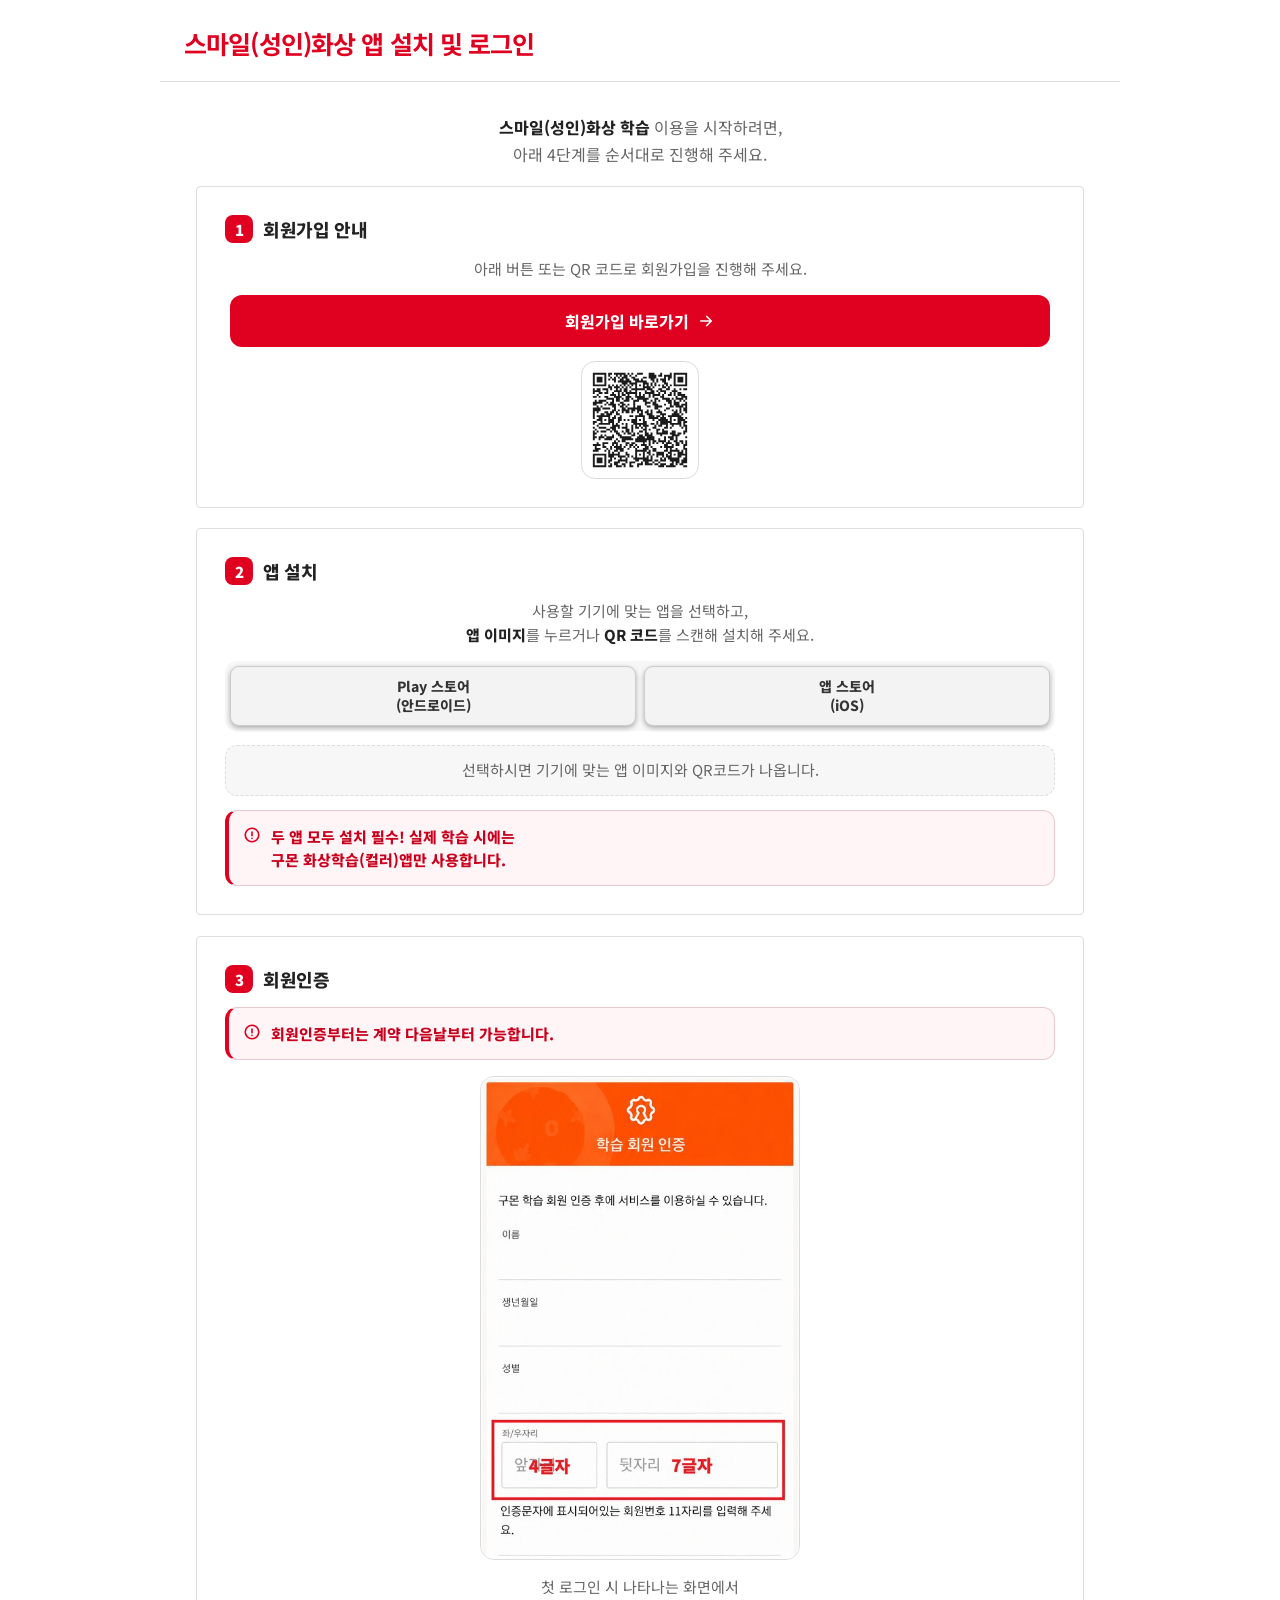
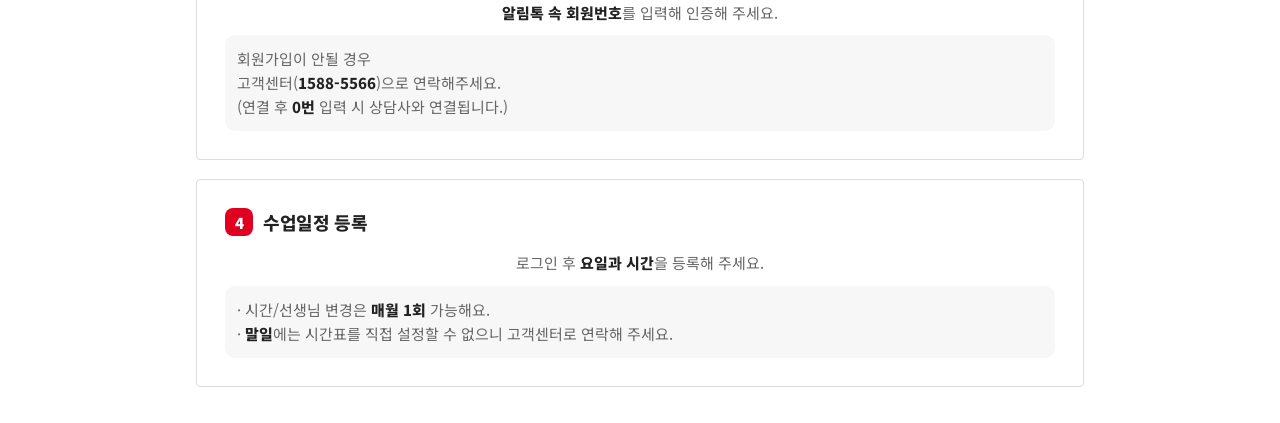
<file: prep/smile.html>
<!DOCTYPE html><html lang="ko"><head><meta charset="utf-8"><meta name="viewport" content="width=device-width,initial-scale=1"><title>스마일(성인)화상 앱 설치 및 로그인</title><link href="https://fonts.googleapis.com/css2?family=Noto+Sans+KR:wght@300;400;500;700;900&family=Nanum+Pen+Script&display=swap" rel="stylesheet"><style>
  :root{--ink:#F2F4F7;--brand:#E00020;--brand-deep:#AA0018;--brand-text:#FF6675;--sky:#1A1D23;--sky2:#3A222A;--paper:#0E1013;--surface:#262B34;--line:#3A404B;--muted:#A7AEB9;--gray:#9AA0A6;
  /* ===== 폰트 스케일 토큰 (8개 페이지 공통 — 한 곳 수정 시 전 페이지 동기화) ===== */
  --fs-3xs:11px;   /* 최소 단위: 배지·영상 표기 */
  --fs-2xs:12px;   /* disclaimer·앱카드 설명 */
  --fs-xs:13px;    /* eyebrow·QR 캡션·비교표 본문 */
  --fs-sm:14px;    /* 탭·팁·아코디언 본문·부가설명 */
  --fs-cap:15px;   /* 캡션·설명문 */
  --fs-body:16px;  /* 본문 기본 */
  --fs-md:17px;    /* 강조 본문·헤더 타이틀·CTA */
  --fs-lg:18px;    /* 소제목 */
  --fs-xl:20px;    /* 섹션 제목 */
  --fs-2xl:23px;   /* 큰 강조문·수치 */
  --fs-3xl:25px;   /* 섹션 헤드 h2 */
  --fs-4xl:27px;   /* 하위 페이지 히어로 h1 */
  --fs-5xl:30px;   /* index·Step01-01 히어로 h1 */
  }
  *{box-sizing:border-box;margin:0;padding:0}
  /* 한글 줄바꿈 품질(2026-08-04): ①어절 중간에서 끊지 않음(keep-all — '데이/터', '단/계를' 방지)
     ②마지막 줄에 한두 글자만 남는 '고아 줄' 방지(text-wrap:pretty — '…길러/요.' 방지)
     ③단어가 칸보다 길 때만 예외적으로 끊음(overflow-wrap) — keep-all만 쓰면 좁은 칸에서 넘침 */
  body{font-family:'Noto Sans KR',sans-serif;background:#08090B;color:var(--ink);-webkit-font-smoothing:antialiased;word-break:keep-all;overflow-wrap:break-word;text-wrap:pretty}
  svg{display:block}
  .shell{max-width:600px;margin:0 auto;background:var(--paper);min-height:100vh;position:relative;box-shadow:0 0 60px rgba(35,38,44,.06)}
  .hdr{position:sticky;top:0;z-index:50;height:56px;display:grid;grid-template-columns:44px 1fr 44px;align-items:center;padding:0 12px;background:rgba(14,16,19,.92);backdrop-filter:blur(10px);border-bottom:1px solid var(--line)}
  .hdr a{color:var(--ink);text-decoration:none;display:flex;align-items:center;justify-content:center}
  .hdr .title{text-align:center;font-size:var(--fs-md);font-weight:800;letter-spacing:-.02em}
  .hdr .back{justify-self:center;width:44px;height:44px;border-radius:50%;background:var(--brand);color:#fff;box-shadow:0 2px 8px rgba(224,0,32,.22)}
  .hero{padding:36px 24px 16px;container-type:inline-size}
  .eyebrow{font-size:var(--fs-xs);font-weight:800;color:var(--brand-text);letter-spacing:.14em;margin-bottom:12px}
  .hero h1{font-size:var(--fs-4xl);line-height:1.36;font-weight:900;letter-spacing:-.03em}
  .hero .sub{margin-top:12px;font-size:var(--fs-body);line-height:1.7;color:var(--muted)}
  /* 지정 줄바꿈(2줄) 고정 — 계수 14.5 = 첫 줄 실측 폭계수 14.00 + 여유 3.5% (§7-2) */
  .hero .sub{font-size:min(var(--fs-body), calc(100cqw / 14.5))}
  .tabs{position:sticky;top:56px;z-index:40;background:rgba(14,16,19,.96);backdrop-filter:blur(10px);padding:12px 16px;border-bottom:1px solid var(--line)}
  .tabrow{display:flex;gap:6px;background:var(--sky);border-radius:14px;padding:5px}
  .tab{position:relative;flex:1;border:none;background:transparent;font-family:inherit;font-size:var(--fs-sm);font-weight:800;color:var(--muted);padding:10px 6px;min-height:44px;border-radius:10px;cursor:pointer;transition:all .18s;letter-spacing:-.02em;line-height:1.2}
  .tab.on{background:var(--brand);color:#fff;box-shadow:0 4px 12px rgba(224,0,32,.22)}
  /* 탭 순서 번호(2026-08-06) — 어느 순서로 보면 되는지 한눈에 보이도록 좌상단에 배지를 얹는다.
     data-n 값을 그대로 쓰므로 탭을 추가/삭제해도 마크업만 고치면 됨.
     배지는 '자기 탭의 왼쪽 모서리'에만 걸치게 둔다(left:3px) — 왼쪽으로 튀어나오면 옆 탭에 붙은 것처럼 보임.
     top:-13px 이라 2줄 라벨(글자 윗변)과도 겹치지 않는다(실측 간격 0~8px).
     선택 = 흰 원 + 레드 숫자(5.87:1) / 미선택 = #626B7E 원 + 밝은 숫자(4.86:1) */
  .tab::before{content:attr(data-n);position:absolute;left:3px;top:-13px;width:19px;height:19px;border-radius:50%;
    background:#626B7E;border:1px solid #828B9D;color:var(--ink);font-size:var(--fs-2xs);font-weight:900;
    display:flex;align-items:center;justify-content:center;line-height:1;box-shadow:0 2px 5px rgba(0,0,0,.35)}
  .tab.on::before{background:#fff;border-color:#fff;color:var(--brand)}
  .panel{display:none;padding:24px 20px 8px}
  .panel.on{display:block}
  .p-intro{font-size:var(--fs-body);line-height:1.7;color:var(--muted);margin:0 4px 18px}
  .p-intro b{color:var(--ink);font-weight:800}
  .p-intro.center{text-align:center}
  /* step card */
  .pstep{border:1px solid var(--line);border-radius:16px;padding:18px;margin-bottom:14px;background:var(--surface);container-type:inline-size}
  .sh{display:flex;align-items:center;gap:10px;margin-bottom:14px}
  .sn{flex-shrink:0;width:28px;height:28px;border-radius:8px;background:var(--brand);color:#fff;font-weight:900;font-size:var(--fs-cap);display:flex;align-items:center;justify-content:center}
  .st{font-size:var(--fs-lg);font-weight:800;letter-spacing:-.02em}
  /* 7번: 박스가 없는 중간 설명은 가운데 정렬 (박스형 .csnote/.tip/.alert 는 좌측 유지) */
  .sdesc{font-size:var(--fs-cap);color:var(--muted);line-height:1.6;margin-bottom:14px;text-align:center}
  .sdesc b{color:var(--ink);font-weight:800}
  /* 지정 줄 수 고정(§7-2) — 계수는 실측값. 문구를 고치면 다시 측정할 것. */
  .sdesc.twoline{font-size:clamp(10px,calc(100cqw / 23.9),var(--fs-cap))}         /* 2줄 */
  /* link button + qr */
  /* 폭은 세그먼트 토글 '버튼 바깥선'에 맞춤 — 성인 박스 왼쪽 끝 ~ 미성년자 박스 오른쪽 끝.
     10px = 토글 트랙(.ostoggle) 좌우 패딩 5px×2. 아래 앱 영역도 같은 폭이라 세 요소가 정확히 정렬된다.
     ⚠️ 이보다 좁히면 "너무 작다"는 피드백을 받았음(2026-08-06). 고정 px 상한으로 되돌리지 말 것 */
  .lbtn{display:flex;align-items:center;justify-content:center;gap:8px;width:calc(100% - 10px);background:var(--brand);color:#fff;text-decoration:none;border-radius:12px;padding:14px;font-size:var(--fs-body);font-weight:800;margin:0 auto 14px}
  .qr{display:flex;flex-direction:column;align-items:center;gap:8px}
  .qrbox{width:118px;height:118px;border:1px solid var(--line);border-radius:14px;display:flex;align-items:center;justify-content:center;background:#fff;padding:7px}
  .qrimg{width:100%;height:100%;display:block;object-fit:contain}
  .qr .qc{font-size:var(--fs-sm);color:var(--muted)}
  /* os toggle */
  /* ===== 세그먼트 토글 =====
     ⚠️ 구버전은 버튼이 투명(배경=트랙)이라 '어두운 바 하나'로 보여 눌러야 할 것이 안 보였음(사용자 지적).
     이제 트랙(--sky)보다 밝은 면 + 테두리로 버튼 두 개가 각각 떠 보이게 한다. 3페이지 동일.
     background:transparent 로 되돌리지 말 것. */
  .ostoggle{display:flex;gap:8px;background:var(--sky);border-radius:12px;padding:5px;margin-bottom:14px}
  .ob{flex:1;border:1px solid #828B9D;background:#626B7E;font-family:inherit;font-size:var(--fs-sm);font-weight:800;color:var(--ink);padding:10px 6px;min-height:44px;border-radius:9px;cursor:pointer;transition:all .28s cubic-bezier(.22,.7,.3,1);line-height:1.35;box-shadow:0 2px 5px rgba(0,0,0,.3)}
  .ob:active{transform:translateY(1px);box-shadow:0 1px 3px rgba(0,0,0,.3)}
  /* 선택 결과는 '서서히' 나타나게(2026-08-06) — 즉시 튀어나오면 무엇이 바뀌었는지 알아채기 어렵다는 피드백.
     JS 가 클릭할 때마다 .anim-in 을 뗐다 붙여 다시 재생시킨다(다른 쪽을 골랐을 때도 바뀐 걸 알 수 있게). */
  @keyframes revealUp{from{opacity:0;transform:translateY(14px)}to{opacity:1;transform:none}}
  .anim-in{animation:revealUp .8s cubic-bezier(.22,.7,.3,1) both}
  .anim-in.d1{animation-delay:.2s}
  @media(prefers-reduced-motion:reduce){.anim-in{animation:none}}
  .ob.on{background:var(--brand);border-color:var(--brand);color:#fff;box-shadow:0 3px 10px rgba(224,0,32,.38)}
  /* ===== 선택 전에는 결과를 감춘다 (Step02-01·02와 같은 규칙) =====
     ⚠️ 기본 선택(os-aos)을 두면 '이미 내 기기에 맞다'고 오해한 채 다른 스토어로 감. 되살리지 말 것. */
  .appinstall .appgrid2{display:none}
  .appinstall.picked .appgrid2{display:grid}
  .picked .pickmsg{display:none}
  .pickmsg{display:flex;align-items:center;justify-content:center;min-height:51px;margin:0 0 14px;padding:12px;border:1px dashed var(--line);border-radius:12px;background:var(--sky);color:var(--muted);line-height:1.5;text-align:center}
  /* 1줄 고정 — 여백 26 = 좌우 패딩 24 + 테두리 2 */
  .appinstall .pickmsg{font-size:clamp(8.5px,calc((100cqw - 26px) / 24.5),var(--fs-cap))}
  /* screen placeholder */
  .vimg{display:block;width:100%;max-width:260px;height:auto;margin:0 auto 14px;border-radius:14px;border:1px solid var(--line)}
  .alert + .vimg{margin-top:16px}   /* 경고 박스와 회원인증 캡처가 붙어 보이던 것 보정 */
  /* alert (red) */
  .alert{display:flex;gap:10px;align-items:flex-start;background:#2A1319;border:1px solid #5A2029;border-left:4px solid var(--brand);border-radius:12px;padding:14px;margin-top:12px}
  .alert svg{flex-shrink:0;margin-top:1px}
  /* 지정 줄바꿈(2줄) 고정 — 계수 16.8 = 첫 줄 실측 16.16 + 여유 3.5% · 70px = 실측 여백(패딩·아이콘·테두리) */
  .alert .at{font-size:var(--fs-cap);font-weight:800;color:var(--brand-text);line-height:1.55;
             font-size:clamp(10px,calc((100cqw - 70px) / 16.8),var(--fs-cap))}
  /* ===== 지정된 줄바꿈이 유지되도록 '남는 폭 ÷ 문장 실측 폭계수'로 글자를 자동 축소 =====
     계수 = (그 문장의 렌더 폭 ÷ 글자크기)에 안전여유 2%를 더한 값. 문구를 고치면 다시 측정할 것. */
  .alert .at.oneline{flex:1;font-size:var(--fs-sm);font-size:clamp(9.5px,calc((100cqw - 61px) / 19.3),var(--fs-cap))}
  .csnote{font-size:var(--fs-cap);font-size:clamp(11px,calc((100cqw - 24px) / 18.1),var(--fs-cap));color:var(--muted);line-height:1.6;margin-top:10px;background:var(--sky);border-radius:10px;padding:12px}
  .csnote b{color:var(--ink);font-weight:800}
  .infonote{container-type:inline-size;font-size:var(--fs-cap);font-size:clamp(11px,calc(100cqw / 19),var(--fs-cap));color:var(--muted);line-height:1.7;text-align:center}
  .infonote b{color:var(--ink);font-weight:800}
  /* === 앱 설치 (이미지+QR+컬러 헤더) === */
  .abh{font-size:var(--fs-body);font-weight:800;color:#fff;text-align:center;padding:10px}
  .abimg{display:block;line-height:0}
  .abqr{width:84px;height:84px;border-radius:12px;background:#fff;border:1px solid var(--line);display:flex;align-items:center;justify-content:center;flex-shrink:0;padding:5px}
  .abdesc{flex:1;min-width:150px;font-size:var(--fs-body);color:var(--muted);line-height:1.55}
  .abdesc b{color:var(--ink);font-weight:800}
  .appcard{background:#333944;border:1px solid var(--line);border-radius:12px;overflow:hidden;display:flex;flex-direction:column;align-items:center;text-align:center;padding-bottom:12px}
  /* 헤더가 1줄/2줄이어도 카드끼리 높이가 어긋나지 않도록 2줄분 높이를 항상 확보 */
  .appcard .abh{width:100%;font-size:var(--fs-sm);padding:7px 5px;display:flex;align-items:center;justify-content:center;min-height:calc(var(--fs-sm) * 2.5 + 14px);line-height:1.25;word-break:keep-all}
  .abdesc.sm{font-size:var(--fs-sm);line-height:1.45;padding:0 8px;flex:1;min-width:0;width:100%;color:var(--muted);word-break:normal}
  .abqr.sm{width:72px;height:72px;margin-top:8px;border-radius:12px;padding:4px}
  .appgrid2{display:grid;grid-template-columns:repeat(2,1fr);gap:10px;width:calc(100% - 10px);margin:0 auto}
  /* ===== 손글씨 안내(2026-08-06) =====
     위 설명문을 못 보고 지나치는 경우가 있어, 눌러야 할 것 바로 아래에 손글씨로 다시 표시.
     글꼴 Nanum Pen Script(Google Fonts), 색 #FFD34D = 카드 배경 #333944 위 8.11:1.
     ⚠️ 두 카드 사이(거터)에 '또는'을 넣지 않는다 — 이 페이지는 두 앱을 '모두' 설치해야 하는데
     카드 사이의 '또는'은 둘 중 하나만 고르라는 뜻으로 읽힌다. */
  .hnote{display:flex;align-items:center;justify-content:center;gap:1px;margin-top:8px;
         font-family:'Nanum Pen Script','Noto Sans KR',cursive;font-size:15px;line-height:1.1;
         color:#FFD34D;white-space:nowrap;letter-spacing:0}
  .hnote svg{flex-shrink:0;display:block;width:18px;height:16px}
  .hnote.flip svg{transform:scaleX(-1)}
  .abh.color{background:#F4DE93;color:#3A2E12}
  .abh.client{background:#C2C6CA;color:#33373B}
  .appgrid2 .abimg.sm img{width:74px;height:74px;border-radius:16px;margin:14px auto 0}
  /* 간격은 .hnote 의 margin-top(8px) 하나로 통일 — 아이콘/QR 어느 쪽이든 라벨까지 8px */
  .appgrid2 .hnote{margin-bottom:8px}
  .appgrid2 .appcard .hnote:last-child{margin-bottom:0}
  .appgrid2 .abdesc.sm{min-height:44px}
  /* === 섹션 머리(A/B)·입장 안내 === */
  .mh{display:flex;align-items:center;gap:10px;margin:8px 4px 14px}
  .mn{flex-shrink:0;width:26px;height:26px;border-radius:8px;background:var(--brand);color:#fff;font-weight:900;font-size:var(--fs-cap);display:flex;align-items:center;justify-content:center}
  .mh h2{font-size:var(--fs-xl);font-weight:900;letter-spacing:-.02em}
  .divider{height:1px;background:var(--line);margin:26px 0 24px}
  .vbox{position:relative;width:100%;aspect-ratio:16/10;border-radius:16px;overflow:hidden;background:linear-gradient(135deg,#970016,#E00020);display:flex;align-items:center;justify-content:center;margin-bottom:16px}
  .vbox .play{width:56px;height:56px;border-radius:50%;background:rgba(255,255,255,.95);display:flex;align-items:center;justify-content:center;color:var(--brand)}
  .vbox .dur{position:absolute;bottom:8px;left:11px;font-size:var(--fs-2xs);color:rgba(255,255,255,.85)}
  .vbox .ph{position:absolute;bottom:8px;right:11px;font-size:var(--fs-3xs);color:rgba(255,255,255,.65)}
  .notes{background:var(--sky);border-radius:14px;padding:16px;margin-bottom:18px}
  .notes .nl{display:flex;gap:9px;font-size:var(--fs-cap);line-height:1.55;color:var(--ink);padding:5px 0}
  .notes .nl b{color:var(--brand-text)}
  .notes .nl .d{flex-shrink:0;width:5px;height:5px;border-radius:50%;background:var(--brand);margin-top:8px}
  .subhead{font-size:var(--fs-body);font-weight:800;margin:4px 4px 10px}
  .estep{display:flex;gap:12px;align-items:flex-start;padding:13px 0;border-top:1px solid var(--line)}
  .estep:first-of-type{border-top:none}
  .estep .en{flex-shrink:0;width:26px;height:26px;border-radius:50%;background:var(--sky2);color:var(--brand-text);font-weight:900;font-size:var(--fs-sm);display:flex;align-items:center;justify-content:center}
  .estep .ex h4{font-size:var(--fs-body);font-weight:800;margin-bottom:2px}
  .estep .ex p{font-size:var(--fs-cap);color:var(--muted);line-height:1.5}
  .tip{display:flex;gap:9px;align-items:flex-start;background:var(--sky);border-radius:11px;padding:12px;margin-top:14px}
  .tip .tl{flex-shrink:0;font-size:var(--fs-2xs);font-weight:900;color:#fff;background:var(--brand);border-radius:6px;padding:3px 7px}
  .tip p{font-size:var(--fs-cap);color:var(--muted);line-height:1.55}
  /* FAQ accordion */
  .acc{border:1px solid var(--line);border-radius:14px;margin-bottom:10px;overflow:hidden;background:var(--surface);container-type:inline-size}
  .acc[open]{border-color:var(--brand-text)}
  summary{list-style:none;display:flex;align-items:center;gap:11px;padding:15px 16px;cursor:pointer}
  summary::-webkit-details-marker{display:none}
  summary .an2{flex-shrink:0;width:26px;height:26px;border-radius:8px;background:var(--brand);color:#fff;font-weight:900;font-size:var(--fs-sm);display:flex;align-items:center;justify-content:center}
  /* 질문 박스 높이 통일: 1줄 질문도 2줄 높이(2×1.45em)를 확보해 목록이 들쭉날쭉하지 않게 */
  summary .at2{font-size:var(--fs-cap);font-weight:800;flex:1;letter-spacing:-.02em;line-height:1.45;
               min-height:2.9em;display:flex;align-items:center}
  /* 좁은 화면에서도 모든 질문이 2줄을 넘기지 않도록 — 계수 15.7 = 최장 줄 실측 15.13 + 여유 3.5%,
     98px = summary 좌우 패딩 32 + 번호칩 26 + 화살표 18 + gap 22 (컨테이너는 .acc) */
  summary .at2{font-size:clamp(11px,calc((100cqw - 98px) / 15.7),var(--fs-cap))}
  summary .chev{flex-shrink:0;transition:transform .2s;color:var(--muted)}
  .acc[open] summary .chev{transform:rotate(180deg)}
  .acc-b{padding:2px 16px 16px}
  .acc-b .bd{font-size:var(--fs-cap);color:var(--muted);line-height:1.65;margin-bottom:10px}
  .acc-b .bd:last-child{margin-bottom:0}
  .acc-b .bd b{color:var(--ink);font-weight:800}


html,body{height:auto;min-height:0}
.shell{max-width:960px;min-height:0;box-shadow:none}
.panel.on{display:block;padding:24px 20px 8px}
:root{color-scheme:light;--ink:#222;--paper:#fff;--surface:#fff;--sky:#F7F7F7;--sky2:#FFF0F2;--line:#DDD;--muted:#666;--brand-text:#C9001D}
body{background:#fff}.pstep{border-radius:4px}
.ob,.ab[data-age]{background:#F3F3F3;border-color:#CCC;color:#333}
.ob.on,.ab.on{background:var(--brand);border-color:var(--brand);color:#fff}
.appbox,.appcard{background:#FAFAFA}.hnote{color:#9B6700}
.alert{background:#FFF5F6;border-color:#E9C9CE;border-left-color:var(--brand)}
.login-notice .li{font-size:var(--fs-sm)}
@media(min-width:900px){.login-notice .li{font-size:var(--fs-cap);white-space:nowrap}}
@media(min-width:700px){.panel.on{padding:32px 36px 16px}.pstep{padding:28px;margin-bottom:20px}.abbody{padding:24px}.vimg{max-width:320px}}
</style><style>.prep-heading{padding:26px 24px 20px;border-bottom:1px solid #ddd}.prep-heading h1{margin:0;color:#E00020;font-size:var(--fs-3xl);line-height:1.4;letter-spacing:-.035em}</style></head><body><div class="shell"><header class="prep-heading"><h1>스마일(성인)화상 앱 설치 및 로그인</h1></header><section class="panel on" data-p="prep">
    <p class="p-intro center"><b>스마일(성인)화상 학습</b> 이용을 시작하려면,<br>아래 4단계를 순서대로 진행해 주세요.</p>

    <div class="pstep">
      <div class="sh"><span class="sn">1</span><span class="st">회원가입 안내</span></div>
      <p class="sdesc">아래 버튼 또는 QR 코드로 회원가입을 진행해 주세요.</p>
      <a class="lbtn" href="https://membership.allng.com/openapi/membership/signup/terms.html?signType=new&amp;certUIType=SELF&amp;loginUserInfo=&amp;userJoinPath=&amp;serviceNo=kumon_talk" target="_blank" rel="noopener">회원가입 바로가기<svg width="18" height="18" viewBox="0 0 24 24" fill="none" stroke="currentColor" stroke-width="2.2" stroke-linecap="round" stroke-linejoin="round"><path d="M5 12h14M13 6l6 6-6 6"/></svg></a>
      <div class="qr"><div class="qrbox"><img class="qrimg" src="img/qr-signup.svg" alt="회원가입 QR 코드" loading="lazy"></div></div>
    </div>

    <div class="pstep">
      <div class="sh"><span class="sn">2</span><span class="st">앱 설치</span></div>
      <p class="sdesc twoline">사용할 기기에 맞는 앱을 선택하고,<br><b>앱 이미지</b>를 누르거나 <b>QR 코드</b>를 스캔해 설치해 주세요.</p>
      <div class="appinstall">
        <div class="ostoggle"><button class="ob" data-os="aos">Play 스토어<br>(안드로이드)</button><button class="ob" data-os="ios">앱 스토어<br>(iOS)</button></div>
        <p class="pickmsg">선택하시면 기기에 맞는 앱 이미지와 QR코드가 나옵니다.</p>
        <div class="appgrid2">
          <div class="appcard">
            <div class="abh color">구몬 화상학습</div>
            <a class="abimg sm" data-app="colorapp" href="#" target="_blank" rel="noopener"><img src="img/colorapp.png" alt="구몬 화상학습 (컬러) 앱" loading="lazy"></a>
            <div class="hnote"><svg width="18" height="16" viewBox="0 0 34 30" fill="none" stroke="currentColor" stroke-width="2" stroke-linecap="round" stroke-linejoin="round" aria-hidden="true"><path d="M31 27c-9 1-17-3-18-9-.6-4 3-6 5-4s-1 6-5 5C8 18 8 11 8 3"/><path d="M4.5 7.5 8 3l3.5 4.5"/></svg>아이콘 클릭</div>
            <p class="abdesc sm">실제 화상학습 앱</p>
            <div class="abqr sm"><img class="qrimg" alt="앱 설치 QR 코드" loading="lazy"></div>
            <div class="hnote flip">QR코드 스캔<svg width="18" height="16" viewBox="0 0 34 30" fill="none" stroke="currentColor" stroke-width="2" stroke-linecap="round" stroke-linejoin="round" aria-hidden="true"><path d="M31 27c-9 1-17-3-18-9-.6-4 3-6 5-4s-1 6-5 5C8 18 8 11 8 3"/><path d="M4.5 7.5 8 3l3.5 4.5"/></svg></div>
          </div>
          <div class="appcard">
            <div class="abh client">구몬 화상학습 클라이언트</div>
            <a class="abimg sm" data-app="grayapp" href="#" target="_blank" rel="noopener"><img src="img/grayapp.png" alt="구몬 화상학습 클라이언트 (회색) 앱" loading="lazy"></a>
            <div class="hnote"><svg width="18" height="16" viewBox="0 0 34 30" fill="none" stroke="currentColor" stroke-width="2" stroke-linecap="round" stroke-linejoin="round" aria-hidden="true"><path d="M31 27c-9 1-17-3-18-9-.6-4 3-6 5-4s-1 6-5 5C8 18 8 11 8 3"/><path d="M4.5 7.5 8 3l3.5 4.5"/></svg>아이콘 클릭</div>
            <p class="abdesc sm">학습 보조용 앱<br>(설치 후 사용 X)</p>
            <div class="abqr sm"><img class="qrimg" alt="앱 설치 QR 코드" loading="lazy"></div>
            <div class="hnote flip">QR코드 스캔<svg width="18" height="16" viewBox="0 0 34 30" fill="none" stroke="currentColor" stroke-width="2" stroke-linecap="round" stroke-linejoin="round" aria-hidden="true"><path d="M31 27c-9 1-17-3-18-9-.6-4 3-6 5-4s-1 6-5 5C8 18 8 11 8 3"/><path d="M4.5 7.5 8 3l3.5 4.5"/></svg></div>
          </div>
        </div>
      </div>
      <div class="alert"><svg width="18" height="18" viewBox="0 0 24 24" fill="none" stroke="#E00020" stroke-width="2.2" stroke-linecap="round" stroke-linejoin="round"><circle cx="12" cy="12" r="9"/><path d="M12 8v5M12 16.5v.01"/></svg><div class="at">두 앱 모두 설치 필수! 실제 학습 시에는<br>구몬 화상학습(컬러)앱만 사용합니다.</div></div>
    </div>

    <div class="pstep">
      <div class="sh"><span class="sn">3</span><span class="st">회원인증</span></div>
      <div class="alert"><svg width="18" height="18" viewBox="0 0 24 24" fill="none" stroke="#E00020" stroke-width="2.2" stroke-linecap="round" stroke-linejoin="round"><circle cx="12" cy="12" r="9"/><path d="M12 8v5M12 16.5v.01"/></svg><div class="at oneline">회원인증부터는 계약 다음날부터 가능합니다.</div></div>
      <img class="vimg" src="img/membership_verify.jpg" alt="회원인증 — 첫 로그인 화면" loading="lazy">
      <p class="infonote">첫 로그인 시 나타나는 화면에서<br><b>알림톡 속 회원번호</b>를 입력해 인증해 주세요.</p>
      <div class="csnote">회원가입이 안될 경우<br>고객센터(<b>1588-5566</b>)으로 연락해주세요.<br>(연결 후 <b>0번</b> 입력 시 상담사와 연결됩니다.)</div>
    </div>

    <div class="pstep">
      <div class="sh"><span class="sn">4</span><span class="st">수업일정 등록</span></div>
      <p class="infonote">로그인 후 <b>요일과 시간</b>을 등록해 주세요.</p>
      <div class="csnote">· 시간/선생님 변경은 <b>매월 1회</b> 가능해요.<br>· <b>말일</b>에는 시간표를 직접 설정할 수 없으니 고객센터로 연락해 주세요.</div>
    </div>

  </section></div><script>const LINKS={
    colorapp:{aos:'https://play.google.com/store/apps/details?id=co.kr.kyowon.facetalk&hl=ko',ios:'https://apps.apple.com/kr/app/%EA%B5%AC%EB%AA%AC-%ED%99%94%EC%83%81%ED%95%99%EC%8A%B5/id1458301219'},
    grayapp:{aos:'https://play.google.com/store/apps/details?id=kr.kyowon.apps.ftalk.boda',ios:'https://apps.apple.com/kr/app/new-%EA%B5%AC%EB%AA%AC-%ED%99%94%EC%83%81%ED%95%99%EC%8A%B5-client/id6748116481'}
  };
  // OS에 따라 명칭이 바뀌는 앱(회색앱: 안드로이드=클라이언트 / iOS=New구몬 화상학습 Client)
  const NAMES={grayapp:{aos:'구몬 화상학습 클라이언트',ios:'New구몬 화상학습 Client'}};
  function applyOS(box,os){
    box.querySelectorAll('.abimg[data-app]').forEach(a=>{
      const app=a.dataset.app,L=LINKS[app];if(!L)return;
      a.href=L[os];
      const card=a.closest('.appcard,.appbox');
      const qr=card&&card.querySelector('.qrimg');if(qr)qr.src='img/qr-'+app+'-'+os+'.svg';
      if(NAMES[app]){const h=card&&card.querySelector('.abh');if(h)h.textContent=NAMES[app][os];}
    });
  }
  /* 클릭할 때마다 등장 애니메이션을 다시 재생 — 클래스를 뗀 뒤 강제 리플로우(offsetWidth)를 거쳐야 다시 걸린다 */
  const replay=(el,delayed)=>{if(!el)return;el.classList.remove('anim-in','d1');void el.offsetWidth;
    el.classList.add('anim-in');if(delayed)el.classList.add('d1');};
  /* 선택 전에는 앱 카드가 display:none 이라 lazy 이미지가 다운로드되지 않는다.
     그래서 클릭 직후 이미지를 받느라 버벅였음 → 페이지 로드 후 조용히 미리 받아 캐시에 넣어 둔다.
     (아이콘·양쪽 OS QR·회원가입 QR 전부. 지우면 첫 클릭 때 다시 버벅임) */
  const warm=()=>{const urls=[];
    document.querySelectorAll('.appinstall .abimg[data-app] img').forEach(i=>urls.push(i.getAttribute('src')));
    Object.keys(LINKS).forEach(app=>{urls.push('img/qr-'+app+'-aos.svg','img/qr-'+app+'-ios.svg')});
    if(typeof SIGNUP!=='undefined')Object.keys(SIGNUP).forEach(k=>urls.push(SIGNUP[k].qr));
    urls.filter(Boolean).forEach(u=>{const im=new Image();im.decoding='async';im.src=u});
    /* ⚠️ 손글씨(Nanum Pen Script)도 미리 받아 둔다 — .hnote 는 선택 전까지 display:none 안에 있어
       폰트 요청이 아예 안 걸린다. 그대로 두면 클릭 순간 대체 글꼴(폭이 1.5배)로 먼저 그려졌다가
       폰트가 도착하면서 라벨 폭이 92→61px 로 줄어 '툭 튀는' 것처럼 보였음(실측). 지우지 말 것. */
    if(document.fonts&&document.fonts.load){
      try{ document.fonts.load('15px "Nanum Pen Script"','아이콘 클릭 QR코드 스캔') }catch(e){}
    }};
  if(document.readyState==='complete')setTimeout(warm,150);
  else addEventListener('load',()=>setTimeout(warm,150));
  document.querySelectorAll('.appinstall').forEach(box=>{
    /* 기본 선택 없음 — 눌러야 .picked 가 붙어 앱·QR이 나타난다(Step02-01·02와 같은 규칙) */
    box.querySelectorAll('.ob').forEach(b=>b.addEventListener('click',()=>{
      box.querySelectorAll('.ob').forEach(x=>x.classList.remove('on'));b.classList.add('on');
      const os=b.dataset.os;
      box.classList.toggle('os-ios',os==='ios');
      box.classList.toggle('os-aos',os==='aos');
      applyOS(box,os);
      box.classList.add('picked');
      replay(box.querySelector('.appbox'));
      replay(box.querySelector('.appgrid'),!!box.querySelector('.appbox'));
      replay(box.querySelector('.appgrid2'));
    }));
  });
  


</script></body></html>
</file>
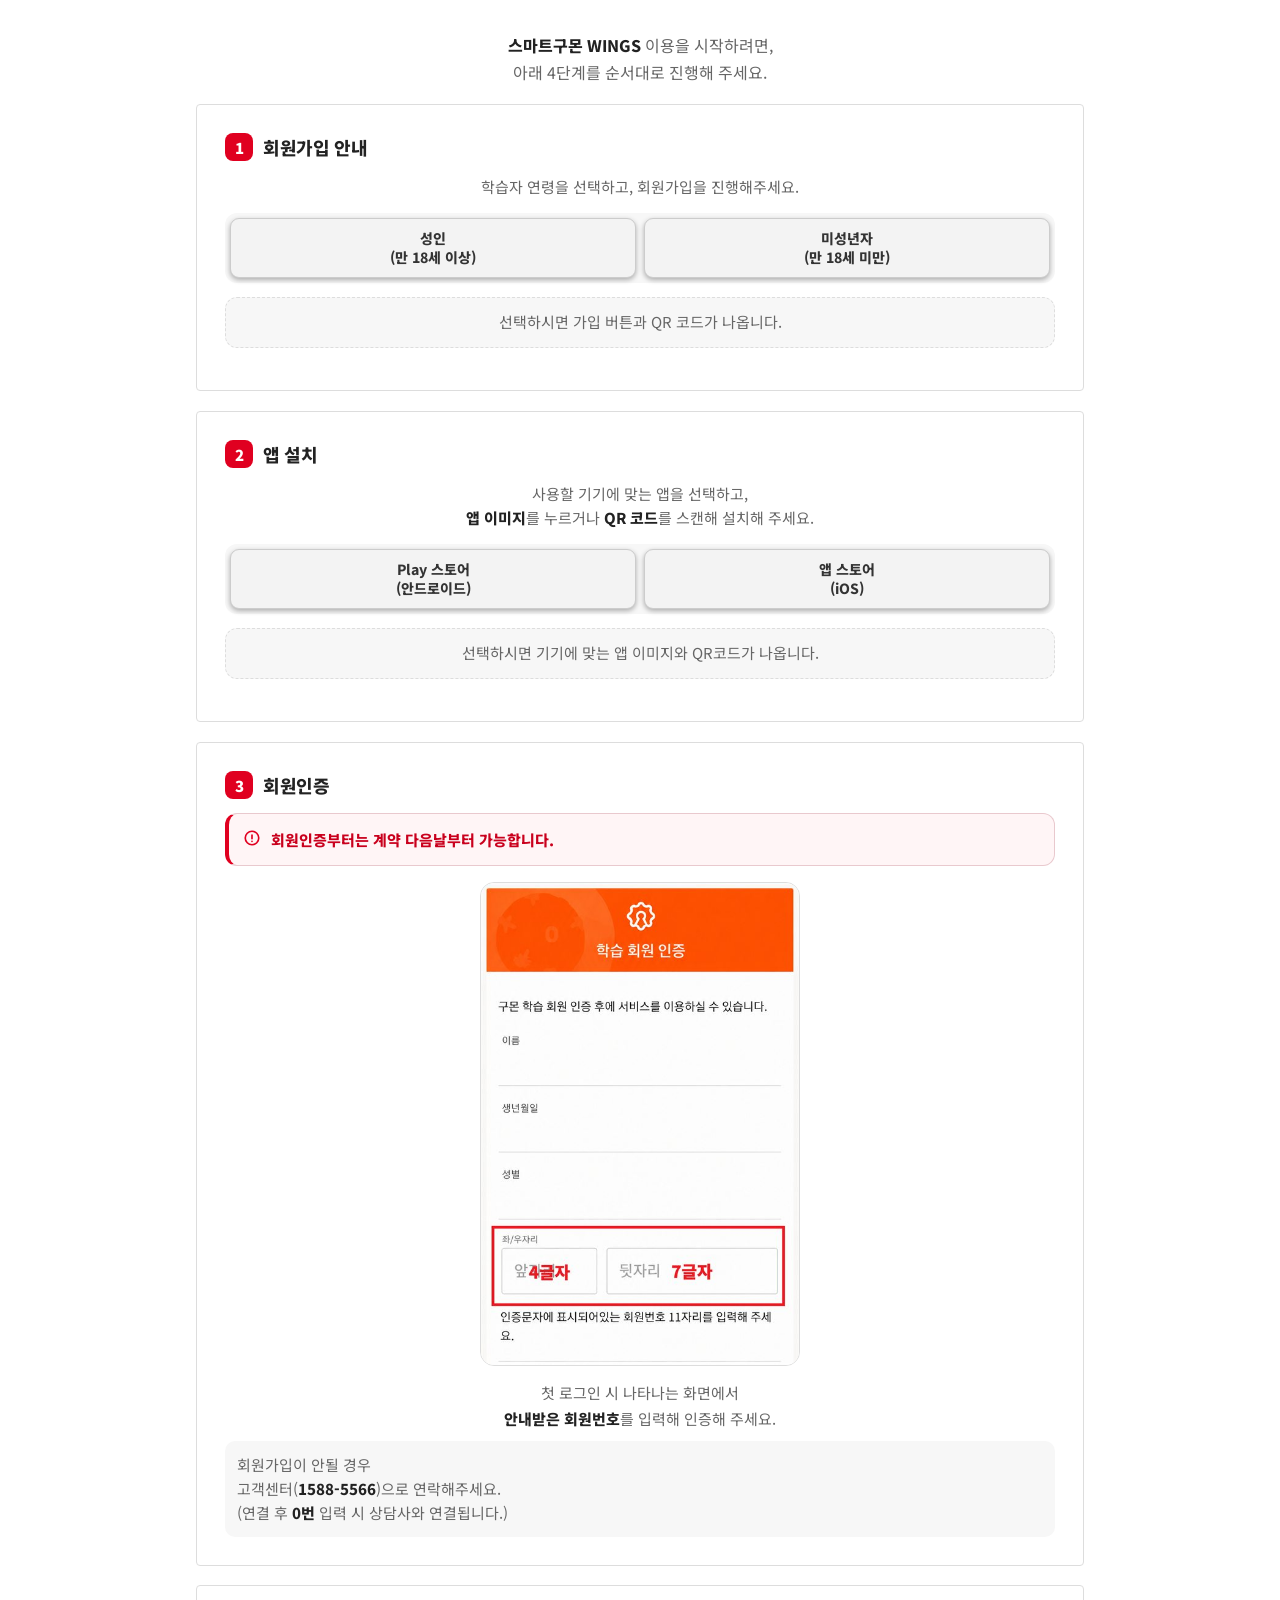
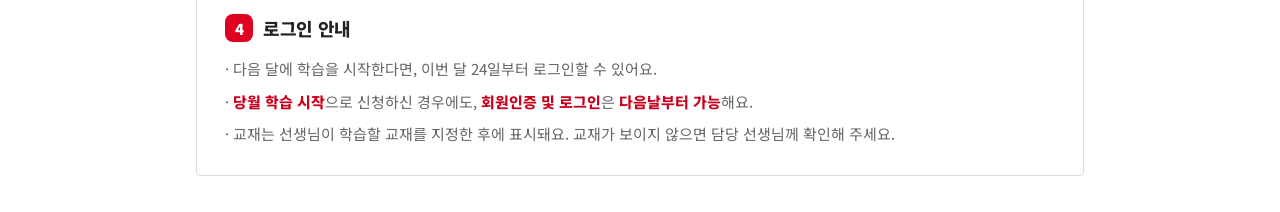
<file: prep/wings.html>
<!DOCTYPE html><html lang="ko"><head><meta charset="utf-8"><meta name="viewport" content="width=device-width,initial-scale=1"><title>스마트구몬 WINGS 앱 설치 및 로그인</title><link href="https://fonts.googleapis.com/css2?family=Noto+Sans+KR:wght@300;400;500;700;900&family=Nanum+Pen+Script&display=swap" rel="stylesheet"><style>
  :root{--ink:#F2F4F7;--brand:#E00020;--brand-deep:#AA0018;--brand-text:#FF6675;--sky:#1A1D23;--sky2:#3A222A;--paper:#0E1013;--surface:#262B34;--line:#3A404B;--muted:#A7AEB9;--gray:#9AA0A6;
  /* ===== 폰트 스케일 토큰 (8개 페이지 공통 — 한 곳 수정 시 전 페이지 동기화) ===== */
  --fs-3xs:11px;   /* 최소 단위: 배지·영상 표기 */
  --fs-2xs:12px;   /* disclaimer·앱카드 설명 */
  --fs-xs:13px;    /* eyebrow·QR 캡션·비교표 본문 */
  --fs-sm:14px;    /* 탭·팁·아코디언 본문·부가설명 */
  --fs-cap:15px;   /* 캡션·설명문 */
  --fs-body:16px;  /* 본문 기본 */
  --fs-md:17px;    /* 강조 본문·헤더 타이틀·CTA */
  --fs-lg:18px;    /* 소제목 */
  --fs-xl:20px;    /* 섹션 제목 */
  --fs-2xl:23px;   /* 큰 강조문·수치 */
  --fs-3xl:25px;   /* 섹션 헤드 h2 */
  --fs-4xl:27px;   /* 하위 페이지 히어로 h1 */
  --fs-5xl:30px;   /* index·Step01-01 히어로 h1 */
  }
  *{box-sizing:border-box;margin:0;padding:0}
  /* 한글 줄바꿈 품질(2026-08-04): ①어절 중간에서 끊지 않음(keep-all — '데이/터', '단/계를' 방지)
     ②마지막 줄에 한두 글자만 남는 '고아 줄' 방지(text-wrap:pretty — '…길러/요.' 방지)
     ③단어가 칸보다 길 때만 예외적으로 끊음(overflow-wrap) — keep-all만 쓰면 좁은 칸에서 넘침 */
  body{font-family:'Noto Sans KR',sans-serif;background:#08090B;color:var(--ink);-webkit-font-smoothing:antialiased;word-break:keep-all;overflow-wrap:break-word;text-wrap:pretty}
  svg{display:block}
  .shell{max-width:600px;margin:0 auto;background:var(--paper);min-height:100vh;position:relative;box-shadow:0 0 60px rgba(35,38,44,.06)}
  .hdr{position:sticky;top:0;z-index:50;height:56px;display:grid;grid-template-columns:44px 1fr 44px;align-items:center;padding:0 12px;background:rgba(14,16,19,.92);backdrop-filter:blur(10px);border-bottom:1px solid var(--line)}
  .hdr a{color:var(--ink);text-decoration:none;display:flex;align-items:center;justify-content:center}
  .hdr .title{text-align:center;font-size:var(--fs-md);font-weight:800;letter-spacing:-.02em}
  .hdr .back{justify-self:center;width:44px;height:44px;border-radius:50%;background:var(--brand);color:#fff;box-shadow:0 2px 8px rgba(224,0,32,.22)}
  .hero{padding:36px 24px 16px;container-type:inline-size}
  .eyebrow{font-size:var(--fs-xs);font-weight:800;color:var(--brand-text);letter-spacing:.14em;margin-bottom:12px}
  .hero h1{font-size:var(--fs-4xl);line-height:1.36;font-weight:900;letter-spacing:-.03em}
  .hero .sub{margin-top:12px;font-size:var(--fs-body);line-height:1.7;color:var(--muted)}
  /* 지정 줄바꿈(2줄) 고정 — 계수 22 = 첫 줄 실측 폭계수 21.28 + 여유 3.5% (§7-2) */
  .hero .sub{font-size:min(var(--fs-body), calc(100cqw / 22))}
  .tabs{position:sticky;top:56px;z-index:40;background:rgba(14,16,19,.96);backdrop-filter:blur(10px);padding:12px 16px;border-bottom:1px solid var(--line)}
  .tabrow{display:flex;gap:6px;background:var(--sky);border-radius:14px;padding:5px}
  .tab{position:relative;flex:1;border:none;background:transparent;font-family:inherit;font-size:var(--fs-sm);font-weight:800;color:var(--muted);padding:10px 6px;min-height:44px;border-radius:10px;cursor:pointer;transition:all .18s;letter-spacing:-.02em;line-height:1.2}
  .tab.on{background:var(--brand);color:#fff;box-shadow:0 4px 12px rgba(224,0,32,.22)}
  /* 탭 순서 번호(2026-08-06) — 어느 순서로 보면 되는지 한눈에 보이도록 좌상단에 배지를 얹는다.
     data-n 값을 그대로 쓰므로 탭을 추가/삭제해도 마크업만 고치면 됨.
     배지는 '자기 탭의 왼쪽 모서리'에만 걸치게 둔다(left:3px) — 왼쪽으로 튀어나오면 옆 탭에 붙은 것처럼 보임.
     top:-13px 이라 2줄 라벨(글자 윗변)과도 겹치지 않는다(실측 간격 0~8px).
     선택 = 흰 원 + 레드 숫자(5.87:1) / 미선택 = #626B7E 원 + 밝은 숫자(4.86:1) */
  .tab::before{content:attr(data-n);position:absolute;left:3px;top:-13px;width:19px;height:19px;border-radius:50%;
    background:#626B7E;border:1px solid #828B9D;color:var(--ink);font-size:var(--fs-2xs);font-weight:900;
    display:flex;align-items:center;justify-content:center;line-height:1;box-shadow:0 2px 5px rgba(0,0,0,.35)}
  .tab.on::before{background:#fff;border-color:#fff;color:var(--brand)}
  .panel{display:none;padding:24px 20px 8px}
  .panel.on{display:block}
  .p-intro{font-size:var(--fs-body);line-height:1.7;color:var(--muted);margin:0 4px 18px}
  .p-intro b{color:var(--ink);font-weight:800}
  .p-intro.center{text-align:center}
  /* step card */
  /* ⚠️ cqw는 '자기 자신'이 아니라 '가장 가까운 조상 컨테이너' 기준으로 계산됨.
     그래서 카드(.pstep)를 컨테이너로 두고, 각 요소의 여백을 calc에서 직접 빼준다. */
  .pstep{border:1px solid var(--line);border-radius:16px;padding:18px;margin-bottom:14px;background:var(--surface);container-type:inline-size}
  .sh{display:flex;align-items:center;gap:10px;margin-bottom:14px}
  .sn{flex-shrink:0;width:28px;height:28px;border-radius:8px;background:var(--brand);color:#fff;font-weight:900;font-size:var(--fs-cap);display:flex;align-items:center;justify-content:center}
  .st{font-size:var(--fs-lg);font-weight:800;letter-spacing:-.02em}
  /* 7번: 박스가 없는 중간 설명은 가운데 정렬 (박스형 .csnote/.tip/.alert 는 좌측 유지) */
  .sdesc{font-size:var(--fs-cap);color:var(--muted);line-height:1.6;margin-bottom:14px;text-align:center}
  .sdesc b{color:var(--ink);font-weight:800}
  /* 지정 줄 수 고정(§7-2) — 계수는 실측값. 문구를 고치면 다시 측정할 것. */
  .sdesc.oneline{font-size:clamp(10px,calc(100cqw / 21.8),var(--fs-cap))}      /* 1줄 */
  .sdesc.twoline{font-size:clamp(10px,calc(100cqw / 23.9),var(--fs-cap))}         /* 2줄 */
  /* link button + qr */
  /* 폭은 세그먼트 토글 '버튼 바깥선'에 맞춤 — 성인 박스 왼쪽 끝 ~ 미성년자 박스 오른쪽 끝.
     10px = 토글 트랙(.ostoggle) 좌우 패딩 5px×2. 아래 앱 영역도 같은 폭이라 세 요소가 정확히 정렬된다.
     ⚠️ 이보다 좁히면 "너무 작다"는 피드백을 받았음(2026-08-06). 고정 px 상한으로 되돌리지 말 것 */
  .lbtn{display:flex;align-items:center;justify-content:center;gap:8px;width:calc(100% - 10px);background:var(--brand);color:#fff;text-decoration:none;border-radius:12px;padding:14px;font-size:var(--fs-body);font-weight:800;margin:0 auto 14px}
  .qr{display:flex;flex-direction:column;align-items:center;gap:8px}
  .qrbox{width:118px;height:118px;border:1px solid var(--line);border-radius:14px;display:flex;align-items:center;justify-content:center;background:#fff;padding:7px}
  .qrimg{width:100%;height:100%;display:block;object-fit:contain}
  .qr .qc{font-size:var(--fs-sm);color:var(--muted)}
  /* ===== 세그먼트 토글(연령·OS 공통) =====
     ⚠️ 구버전은 버튼이 투명(배경=트랙)이라 '어두운 바 하나'로 보여 눌러야 할 것이 안 보였음(사용자 지적).
     이제 트랙(--sky)보다 밝은 면 + 테두리로 버튼 두 개가 각각 떠 보이게 한다.
     background:transparent 로 되돌리지 말 것. */
  .ostoggle{display:flex;gap:8px;background:var(--sky);border-radius:12px;padding:5px;margin-bottom:14px}
  .ob{flex:1;border:1px solid #828B9D;background:#626B7E;font-family:inherit;font-size:var(--fs-sm);font-weight:800;color:var(--ink);padding:10px 6px;min-height:44px;border-radius:9px;cursor:pointer;transition:all .28s cubic-bezier(.22,.7,.3,1);line-height:1.35;box-shadow:0 2px 5px rgba(0,0,0,.3)}
  .ob:active{transform:translateY(1px);box-shadow:0 1px 3px rgba(0,0,0,.3)}
  /* 선택 결과는 '서서히' 나타나게(2026-08-06) — 즉시 튀어나오면 무엇이 바뀌었는지 알아채기 어렵다는 피드백.
     JS 가 클릭할 때마다 .anim-in 을 뗐다 붙여 다시 재생시킨다(다른 쪽을 골랐을 때도 바뀐 걸 알 수 있게). */
  @keyframes revealUp{from{opacity:0;transform:translateY(14px)}to{opacity:1;transform:none}}
  .anim-in{animation:revealUp .8s cubic-bezier(.22,.7,.3,1) both}
  .anim-in.d1{animation-delay:.2s}
  @media(prefers-reduced-motion:reduce){.anim-in{animation:none}}
  .ob.on{background:var(--brand);border-color:var(--brand);color:#fff;box-shadow:0 3px 10px rgba(224,0,32,.38)}
  /* ===== 선택 전에는 결과를 감춘다 (회원가입 연령 / 앱 설치 OS 공통) =====
     ⚠️ 어느 쪽도 기본 선택을 두지 않는다 — 연령은 잘못 가입하면 비용이 크고(중·고등 타깃),
     OS는 기본값이 있으면 '이미 내 기기에 맞다'고 오해한 채 다른 스토어로 감.
     선택해야 .picked 가 붙어 결과가 나타난다. 기본 선택을 되살리지 말 것. */
  .signup .lbtn,.signup .qr{display:none}
  .signup.picked .lbtn{display:flex}
  .signup.picked .qr{display:flex}
  .appinstall .appbox,.appinstall .appgrid{display:none}
  .appinstall.picked .appbox{display:block}
  .appinstall.picked .appgrid{display:grid}
  .picked .pickmsg{display:none}
  .pickmsg{display:flex;align-items:center;justify-content:center;min-height:51px;margin:0 0 14px;padding:12px;border:1px dashed var(--line);border-radius:12px;background:var(--sky);color:var(--muted);line-height:1.5;text-align:center}
  /* 1줄 고정 — 여백 26 = 좌우 패딩 24 + 테두리 2 */
  .signup .pickmsg{font-size:clamp(9.5px,calc((100cqw - 26px) / 19.4),var(--fs-cap))}
  .appinstall .pickmsg{font-size:clamp(8.5px,calc((100cqw - 26px) / 24.5),var(--fs-cap))}
  /* screen placeholder */
  .vimg{display:block;width:100%;max-width:260px;height:auto;margin:0 auto 14px;border-radius:14px;border:1px solid var(--line)}
  .alert + .vimg{margin-top:16px}   /* 경고 박스와 회원인증 캡처가 붙어 보이던 것 보정 */
  /* alert (red) */
  .alert{display:flex;gap:10px;align-items:flex-start;background:#2A1319;border:1px solid #5A2029;border-left:4px solid var(--brand);border-radius:12px;padding:14px;margin-top:12px}
  .alert svg{flex-shrink:0;margin-top:1px}
  .alert .at{font-size:var(--fs-cap);font-weight:800;color:var(--brand-text);line-height:1.55}
  /* ===== 지정된 줄바꿈이 유지되도록 '남는 폭 ÷ 문장 실측 폭계수'로 글자를 자동 축소 =====
     계수 = (그 문장의 렌더 폭 ÷ 글자크기)에 안전여유 2%를 더한 값. 문구를 고치면 다시 측정할 것.
     각 요소를 자기 자신의 컨테이너로 삼음(폭이 글자크기와 무관한 블록이라 순환 없음).
     앞 줄은 컨테이너 쿼리 미지원 브라우저용 폴백. */
  .alert .at.oneline{flex:1;font-size:var(--fs-sm);font-size:clamp(9.5px,calc((100cqw - 61px) / 19.3),var(--fs-cap))}   /* 56 = alert 좌우 패딩 28 + 아이콘 18 + 간격 10 */
  .csnote{font-size:var(--fs-cap);font-size:clamp(11px,calc((100cqw - 24px) / 18.1),var(--fs-cap));color:var(--muted);line-height:1.6;margin-top:10px;background:var(--sky);border-radius:10px;padding:12px}
  .csnote b{color:var(--ink);font-weight:800}
  .infonote{container-type:inline-size;font-size:var(--fs-cap);font-size:clamp(11px,calc(100cqw / 19),var(--fs-cap));color:var(--muted);line-height:1.7;text-align:center}
  .infonote b{color:var(--ink);font-weight:800}
  .infonote b.r{color:var(--brand-text)}                                  /* 빨간 강조 */
  /* '·' 목록: 줄이 넘어가도 글머리표 아래가 아니라 글자에 맞춰 들여쓰기 */
  .infonote .li{text-align:left;display:block;padding-left:11px;text-indent:-11px;font-size:var(--fs-sm);font-size:clamp(11px,calc(100cqw / 25.2),var(--fs-cap))}   /* 24.8 = 최장 줄 23.19 + 글머리표 '· ' + 여유 */
  .infonote .li::before{content:"· "}
  .infonote .li+.li{margin-top:7px}
  /* === 앱 설치 (이미지+QR+컬러 헤더) === */
  .appbox{background:#333944;border:1px solid var(--line);border-radius:14px;overflow:hidden;width:calc(100% - 10px);margin:0 auto 10px}
  .abh{font-size:var(--fs-body);font-weight:800;color:#fff;text-align:center;padding:10px}
  .abh.main{background:#7E5BD1}.abh.uni{background:#8DC044;color:#16240A}.abh.lib{background:#F178AC;color:#2E0A1A}.abh.gyo{background:#F8D5FF;color:#4A1060}
  /* 아이콘+QR을 한 행에 가운데, 설명은 그 아래 전체폭 가운데 정렬 */
  .abbody{display:flex;flex-wrap:wrap;align-items:flex-start;justify-content:center;gap:10px 12px;padding:16px}
  .abbody .orsep{align-self:center;margin-top:-14px}
  /* 손글씨가 붙으면서 아이콘·QR 한 줄이 좁은 폭에서 안 들어감(390px 실측 필요폭 243 / 여유 253,
     360px는 223뿐) → 370px 미만에서는 세로로 쌓는다. 억지로 한 줄에 밀어넣지 말 것. */
  @media(max-width:369px){.abbody{flex-direction:column;gap:8px}.abbody .orsep{margin-top:0}}
  .abimg{display:block;line-height:0}
  .abimg img{width:84px;height:84px;border-radius:20px;display:block}
  .abqr{width:84px;height:84px;border-radius:12px;background:#fff;border:1px solid var(--line);display:flex;align-items:center;justify-content:center;flex-shrink:0;padding:5px}
  /* ===== 손글씨 안내(2026-08-06) =====
     위 설명문("앱 이미지를 누르거나 QR 코드를 스캔")을 못 보고 지나치는 경우가 있어,
     눌러야 할 것 바로 옆에 손글씨로 다시 표시한다. 글꼴 Nanum Pen Script(Google Fonts),
     색 #FFD34D = 카드 배경 #333944 위에서 8.11:1. 돼지꼬리 화살표는 인라인 SVG. */
  .hnote{display:flex;align-items:center;justify-content:center;gap:1px;margin-top:8px;
         font-family:'Nanum Pen Script','Noto Sans KR',cursive;font-size:15px;line-height:1.1;
         color:#FFD34D;white-space:nowrap;letter-spacing:0}
  .hnote svg{width:18px;height:16px}
  .hnote svg{flex-shrink:0;display:block}
  .hnote.flip svg{transform:scaleX(-1)}
  .orsep{font-family:'Nanum Pen Script','Noto Sans KR',cursive;font-size:16px;line-height:1;color:var(--muted);white-space:nowrap}
  .pickcol{display:flex;flex-direction:column;align-items:center}
  .abdesc{flex:1 0 100%;min-width:0;text-align:center;container-type:inline-size;font-size:var(--fs-body);font-size:clamp(11px,calc(100cqw / 13.6),var(--fs-body));color:var(--muted);line-height:1.55}
  .abdesc b{color:var(--ink);font-weight:800}
  /* 보조앱 카드: 3개를 항상 한 행에(3열 고정). 카드가 좁으므로 글씨는 한 단계 작게 */
  .appgrid{display:grid;grid-template-columns:repeat(3,1fr);gap:8px;width:calc(100% - 10px);margin:0 auto}
  .appcard{background:#333944;border:1px solid var(--line);border-radius:12px;overflow:hidden;display:flex;flex-direction:column;align-items:center;text-align:center;padding-bottom:12px;container-type:inline-size}
  /* 헤더가 1줄/2줄이어도 카드끼리 높이가 어긋나지 않도록 2줄분 높이를 항상 확보 */
  .appcard .abh{width:100%;font-size:var(--fs-xs);padding:6px 4px;display:flex;align-items:center;justify-content:center;min-height:calc(var(--fs-xs) * 2.5 + 12px);line-height:1.25;word-break:keep-all}
  .appcard .abimg.sm img{width:66px;height:66px;border-radius:15px;margin:12px auto 8px}
  /* 3열 보조앱: 지정 줄바꿈(2줄)이 유지되도록 카드 폭에 비례해 축소 */
  .abdesc.sm{font-size:var(--fs-2xs);font-size:clamp(9px,calc((100cqw - 6px) / 8.1),var(--fs-xs));line-height:1.45;padding:0 3px;flex:1;min-width:0;width:100%;color:var(--muted);word-break:normal}
  .abqr.sm{width:66px;height:66px;margin-top:8px;border-radius:11px;padding:4px}
  /* 320px대는 카드가 88px로 더 좁아 한 단계 더 축소(3열은 유지) */
  @media(max-width:359px){
    .appcard .abh{font-size:var(--fs-2xs);min-height:calc(var(--fs-2xs) * 2.5 + 12px)}
    .appcard .abimg.sm img{width:56px;height:56px;border-radius:13px;margin:10px auto 7px}
    .abdesc.sm{line-height:1.4}   /* font-size는 위 clamp가 카드 폭에 맞춰 이미 처리 */
    .abqr.sm{width:58px;height:58px;border-radius:10px}
  }
  /* === 섹션 머리(A/B/C)·입장 안내·아코디언 (구 학습방법 페이지) === */
  .mh{display:flex;align-items:center;gap:10px;margin:8px 4px 14px}
  .mn{flex-shrink:0;width:26px;height:26px;border-radius:8px;background:var(--brand);color:#fff;font-weight:900;font-size:var(--fs-cap);display:flex;align-items:center;justify-content:center}
  .mh h2{font-size:var(--fs-xl);font-weight:900;letter-spacing:-.02em}
  .divider{height:1px;background:var(--line);margin:26px 0 24px}
  .vbox{position:relative;width:100%;aspect-ratio:16/10;border-radius:16px;overflow:hidden;background:linear-gradient(135deg,#970016,#E00020);display:flex;align-items:center;justify-content:center;margin-bottom:16px}
  .vbox .play{width:56px;height:56px;border-radius:50%;background:rgba(255,255,255,.95);display:flex;align-items:center;justify-content:center;color:var(--brand)}
  .vbox .dur{position:absolute;bottom:8px;left:11px;font-size:var(--fs-2xs);color:rgba(255,255,255,.85)}
  .vbox .ph{position:absolute;bottom:8px;right:11px;font-size:var(--fs-3xs);color:rgba(255,255,255,.65)}
  .notes{background:var(--sky);border-radius:14px;padding:16px;margin-bottom:18px}
  .notes .nl{display:flex;gap:9px;font-size:var(--fs-cap);line-height:1.55;color:var(--ink);padding:5px 0}
  .notes .nl b{color:var(--brand-text)}
  .notes .nl .d{flex-shrink:0;width:5px;height:5px;border-radius:50%;background:var(--brand);margin-top:8px}
  .subhead{font-size:var(--fs-body);font-weight:800;margin:4px 4px 10px}
  .estep{display:flex;gap:12px;align-items:flex-start;padding:13px 0;border-top:1px solid var(--line)}
  .estep:first-of-type{border-top:none}
  .estep .en{flex-shrink:0;width:26px;height:26px;border-radius:50%;background:var(--sky2);color:var(--brand-text);font-weight:900;font-size:var(--fs-sm);display:flex;align-items:center;justify-content:center}
  .estep .ex h4{font-size:var(--fs-body);font-weight:800;margin-bottom:2px}
  .estep .ex p{font-size:var(--fs-cap);color:var(--muted);line-height:1.5}
  .tip{display:flex;gap:9px;align-items:flex-start;background:var(--sky);border-radius:11px;padding:12px;margin-top:14px}
  .tip .tl{flex-shrink:0;font-size:var(--fs-2xs);font-weight:900;color:#fff;background:var(--brand);border-radius:6px;padding:3px 7px}
  .tip p{font-size:var(--fs-cap);color:var(--muted);line-height:1.55}
  /* accordion */
  .acc{border:1px solid var(--line);border-radius:14px;margin-bottom:10px;overflow:hidden;background:var(--surface)}
  .acc[open]{border-color:var(--brand-text)}
  summary{list-style:none;display:flex;align-items:center;gap:11px;padding:15px 16px;cursor:pointer}
  summary::-webkit-details-marker{display:none}
  summary .an2{flex-shrink:0;width:26px;height:26px;border-radius:8px;background:var(--brand);color:#fff;font-weight:900;font-size:var(--fs-sm);display:flex;align-items:center;justify-content:center}
  summary .at2{font-size:var(--fs-body);font-weight:800;flex:1;letter-spacing:-.02em}
  summary .chev{transition:transform .2s;color:var(--muted)}
  .acc[open] summary .chev{transform:rotate(180deg)}
  .acc-b{padding:2px 16px 16px}
  .acc-b .bd{font-size:var(--fs-cap);color:var(--muted);line-height:1.55;margin-bottom:8px}
  .acc-b .sub{display:flex;gap:10px;align-items:flex-start;padding:9px 0;border-top:1px solid var(--line)}
  .acc-b .sub .sno{flex-shrink:0;width:20px;height:20px;border-radius:50%;border:1.5px solid var(--brand);color:var(--brand-text);font-weight:800;font-size:var(--fs-xs);display:flex;align-items:center;justify-content:center;margin-top:1px}
  .acc-b .sub .sx h5{font-size:var(--fs-cap);font-weight:800;margin-bottom:1px}
  .acc-b .sub .sx p{font-size:var(--fs-cap);color:var(--muted);line-height:1.5}
  .acc-img{width:100%;height:auto;display:block;border-radius:10px}
  .acc-img+.acc-img{margin-top:8px}
  /* 자학자습 튜토리얼 임베드 — 스테이지 비율(1615/2600) 유지, 화면(헤더56+탭+여유 제외) 안에 통째로 들어가는 최대 크기 */
  /* 3단 폴백: ①100vh(구형) ②100dvh(모던) ③--vh(JS 실측, 최우선) — 주소창 때문에 잘리는 것 방지 */
  .tutorial-embed{width:min(100%,calc((100vh - 196px)*.6212));width:min(100%,calc((100dvh - 196px)*.6212));width:min(100%,calc((var(--vh,100dvh) - 196px)*.6212));margin:0 auto 16px;aspect-ratio:1615/2600;overflow:hidden;background:#0E1013;border-radius:12px}
  /* 화상수업 튜토리얼 전용 — 실측 결과 이 튜토리얼의 스테이지 비율은 정확히 1200/2000(0.600)이라
     자학자습(1615/2600)과 다르므로 이 override는 반드시 필요함(지우면 비율이 어긋나 내부 스크롤 발생). */
  .tutorial-embed.portrait60{aspect-ratio:1200/2000;width:min(100%,calc((100vh - 196px)*.6));width:min(100%,calc((100dvh - 196px)*.6));width:min(100%,calc((var(--vh,100dvh) - 196px)*.6))}
  .tutorial-embed iframe{width:100%;height:100%;border:0;display:block;overflow:hidden}
  /* 탭을 처음 열 때 픽셀폰트가 바뀌며 '덜 그려진 화면'이 스치던 것을 가린다.
     display:none → block 이라 transition 은 안 걸리므로 animation 을 쓴다(2026-08-06). */
  @keyframes tutFade{from{opacity:0}to{opacity:1}}
  .panel.on .tutorial-embed{animation:tutFade .45s ease both}
  @media(prefers-reduced-motion:reduce){.panel.on .tutorial-embed{animation:none}}


html,body{height:auto;min-height:0}
.shell{max-width:960px;min-height:0;box-shadow:none}
.panel.on{display:block;padding:24px 20px 8px}
:root{color-scheme:light;--ink:#222;--paper:#fff;--surface:#fff;--sky:#F7F7F7;--sky2:#FFF0F2;--line:#DDD;--muted:#666;--brand-text:#C9001D}
body{background:#fff}.pstep{border-radius:4px}
.ob,.ab[data-age]{background:#F3F3F3;border-color:#CCC;color:#333}
.ob.on,.ab.on{background:var(--brand);border-color:var(--brand);color:#fff}
.appbox,.appcard{background:#FAFAFA}.hnote{color:#9B6700}
.alert{background:#FFF5F6;border-color:#E9C9CE;border-left-color:var(--brand)}
.login-notice .li{font-size:var(--fs-sm)}
@media(min-width:900px){.login-notice .li{font-size:var(--fs-cap);white-space:nowrap}}
@media(min-width:700px){.panel.on{padding:32px 36px 16px}.pstep{padding:28px;margin-bottom:20px}.abbody{padding:24px}.vimg{max-width:320px}}
</style></head><body><div class="shell"><section class="panel on" data-p="prep">
    <p class="p-intro center"><b>스마트구몬 WINGS</b> 이용을 시작하려면,<br>아래 4단계를 순서대로 진행해 주세요.</p>

    <div class="pstep">
      <div class="sh"><span class="sn">1</span><span class="st">회원가입 안내</span></div>
      <p class="sdesc oneline">학습자 연령을 선택하고, 회원가입을 진행해주세요.</p>
      <div class="signup">
        <div class="ostoggle"><button class="ob ab" data-age="adult">성인<br>(만 18세 이상)</button><button class="ob ab" data-age="minor">미성년자<br>(만 18세 미만)</button></div>
        <p class="pickmsg">선택하시면 가입 버튼과 QR 코드가 나옵니다.</p>
        <a class="lbtn" href="#" target="_blank" rel="noopener">회원가입 바로가기<svg width="18" height="18" viewBox="0 0 24 24" fill="none" stroke="currentColor" stroke-width="2.2" stroke-linecap="round" stroke-linejoin="round"><path d="M5 12h14M13 6l6 6-6 6"/></svg></a>
        <div class="qr"><div class="qrbox"><img class="qrimg" src="img/qr-signup.svg" alt="회원가입 QR 코드" loading="lazy"></div></div>
      </div>
    </div>

    <div class="pstep">
      <div class="sh"><span class="sn">2</span><span class="st">앱 설치</span></div>
      <p class="sdesc twoline">사용할 기기에 맞는 앱을 선택하고,<br><b>앱 이미지</b>를 누르거나 <b>QR 코드</b>를 스캔해 설치해 주세요.</p>
      <div class="appinstall">
        <div class="ostoggle"><button class="ob" data-os="aos">Play 스토어<br>(안드로이드)</button><button class="ob" data-os="ios">앱 스토어<br>(iOS)</button></div>
        <p class="pickmsg">선택하시면 기기에 맞는 앱 이미지와 QR코드가 나옵니다.</p>
        <div class="appbox">
          <div class="abh main">스마트구몬N 학습</div>
          <div class="abbody">
            <div class="pickcol">
              <a class="abimg" data-app="smartkumonn" href="#" target="_blank" rel="noopener"><img src="img/smartkumonn.png" alt="스마트구몬N 학습앱" loading="lazy"></a>
              <div class="hnote"><svg width="21" height="19" viewBox="0 0 34 30" fill="none" stroke="currentColor" stroke-width="2" stroke-linecap="round" stroke-linejoin="round" aria-hidden="true"><path d="M31 27c-9 1-17-3-18-9-.6-4 3-6 5-4s-1 6-5 5C8 18 8 11 8 3"/><path d="M4.5 7.5 8 3l3.5 4.5"/></svg>아이콘 클릭</div>
            </div>
            <div class="orsep">또는</div>
            <div class="pickcol">
              <div class="abqr"><img class="qrimg" alt="앱 설치 QR 코드" loading="lazy"></div>
              <div class="hnote flip">QR코드 스캔<svg width="21" height="19" viewBox="0 0 34 30" fill="none" stroke="currentColor" stroke-width="2" stroke-linecap="round" stroke-linejoin="round" aria-hidden="true"><path d="M31 27c-9 1-17-3-18-9-.6-4 3-6 5-4s-1 6-5 5C8 18 8 11 8 3"/><path d="M4.5 7.5 8 3l3.5 4.5"/></svg></div>
            </div>
            <p class="abdesc">화상수업과 교재풀이 등<br><b>학습은 모두 이 앱</b>으로 진행해요.</p>
          </div>
        </div>
        <div class="appgrid">
          <div class="appcard">
            <div class="abh uni">유니버스</div>
            <a class="abimg sm" data-app="universe" href="#" target="_blank" rel="noopener"><img src="img/universe.png" alt="유니버스앱" loading="lazy"></a>
            <p class="abdesc sm">학습보상으로<br>나만의 우주 만들기</p>
            <div class="abqr sm"><img class="qrimg" alt="앱 설치 QR 코드" loading="lazy"></div>
          </div>
          <div class="appcard">
            <div class="abh lib">라이브러리</div>
            <a class="abimg sm" data-app="library" href="#" target="_blank" rel="noopener"><img src="img/library.png" alt="라이브러리앱" loading="lazy"></a>
            <p class="abdesc sm">디지털 도서·영상<br>콘텐츠 제공</p>
            <div class="abqr sm"><img class="qrimg" alt="앱 설치 QR 코드" loading="lazy"></div>
          </div>
          <div class="appcard">
            <div class="abh gyo">교과100 중등</div>
            <a class="abimg sm" data-app="gyogwa100" href="#" target="_blank" rel="noopener"><img src="img/gyogwa100.png" alt="교과100 중등 앱" loading="lazy"></a>
            <p class="abdesc sm">중등 내신 대비<br>학습 앱</p>
            <div class="abqr sm"><img class="qrimg" alt="앱 설치 QR 코드" loading="lazy"></div>
          </div>
        </div>
      </div>
    </div>

    <div class="pstep">
      <div class="sh"><span class="sn">3</span><span class="st">회원인증</span></div>
      <div class="alert"><svg width="18" height="18" viewBox="0 0 24 24" fill="none" stroke="#E00020" stroke-width="2.2" stroke-linecap="round" stroke-linejoin="round"><circle cx="12" cy="12" r="9"/><path d="M12 8v5M12 16.5v.01"/></svg><div class="at oneline">회원인증부터는 계약 다음날부터 가능합니다.</div></div>
      <img class="vimg" src="img/membership_verify.jpg" alt="회원인증 — 첫 로그인 화면" loading="lazy">
      <p class="infonote">첫 로그인 시 나타나는 화면에서<br><b>안내받은 회원번호</b>를 입력해 인증해 주세요.</p>
      <div class="csnote">회원가입이 안될 경우<br>고객센터(<b>1588-5566</b>)으로 연락해주세요.<br>(연결 후 <b>0번</b> 입력 시 상담사와 연결됩니다.)</div>
    </div>

    <div class="pstep">
      <div class="sh"><span class="sn">4</span><span class="st">로그인 안내</span></div><p class="infonote login-notice"><span class="li">다음 달에 학습을 시작한다면, 이번 달 24일부터 로그인할 수 있어요.</span><span class="li"><b class="r">당월 학습 시작</b>으로 신청하신 경우에도, <b class="r">회원인증 및 로그인</b>은 <b class="r">다음날부터 가능</b>해요.</span><span class="li">교재는 선생님이 학습할 교재를 지정한 후에 표시돼요. 교재가 보이지 않으면 담당 선생님께 확인해 주세요.</span></p>
    </div>

  </section></div><script>const LINKS={
    smartkumonn:{aos:'https://play.google.com/store/apps/details?id=com.kumon.apps.ict.student.n',ios:'https://apps.apple.com/kr/app/%EC%8A%A4%EB%A7%88%ED%8A%B8%EA%B5%AC%EB%AA%ACn-%ED%95%99%EC%8A%B5/id6480479508'},
    universe:{aos:'https://play.google.com/store/apps/details?id=com.kumon.universe',ios:'https://apps.apple.com/kr/app/%EC%8A%A4%EB%A7%88%ED%8A%B8%EA%B5%AC%EB%AA%ACn-%EC%9C%A0%EB%8B%88%EB%B2%84%EC%8A%A4/id6470173046'},
    library:{aos:'https://play.google.com/store/apps/details?id=com.kyowon.kumon.freepass',ios:'https://apps.apple.com/kr/app/%EC%8A%A4%EB%A7%88%ED%8A%B8%EA%B5%AC%EB%AA%ACn-%EB%9D%BC%EC%9D%B4%EB%B8%8C%EB%9F%AC%EB%A6%AC/id6469672674'},
    gyogwa100:{aos:'https://play.google.com/store/apps/details?id=kr.co.kumon.newchallenge100middle',ios:'https://apps.apple.com/kr/app/%EA%B5%90%EA%B3%BC100-%EC%A4%91%EB%93%B1/id6749213517'}
  };
  const NAMES={};
  function applyOS(box,os){
    box.querySelectorAll('.abimg[data-app]').forEach(a=>{
      const app=a.dataset.app,L=LINKS[app];if(!L)return;
      a.href=L[os];
      const card=a.closest('.appcard,.appbox');
      const qr=card&&card.querySelector('.qrimg');if(qr)qr.src='img/qr-'+app+'-'+os+'.svg';
      if(NAMES[app]){const h=card&&card.querySelector('.abh');if(h)h.textContent=NAMES[app][os];}
    });
  }
  /* 클릭할 때마다 등장 애니메이션을 다시 재생 — 클래스를 뗀 뒤 강제 리플로우(offsetWidth)를 거쳐야 다시 걸린다 */
  const replay=(el,delayed)=>{if(!el)return;el.classList.remove('anim-in','d1');void el.offsetWidth;
    el.classList.add('anim-in');if(delayed)el.classList.add('d1');};
  /* 선택 전에는 앱 카드가 display:none 이라 lazy 이미지가 다운로드되지 않는다.
     그래서 클릭 직후 이미지를 받느라 버벅였음 → 페이지 로드 후 조용히 미리 받아 캐시에 넣어 둔다.
     (아이콘·양쪽 OS QR·회원가입 QR 전부. 지우면 첫 클릭 때 다시 버벅임) */
  const warm=()=>{const urls=[];
    document.querySelectorAll('.appinstall .abimg[data-app] img').forEach(i=>urls.push(i.getAttribute('src')));
    Object.keys(LINKS).forEach(app=>{urls.push('img/qr-'+app+'-aos.svg','img/qr-'+app+'-ios.svg')});
    if(typeof SIGNUP!=='undefined')Object.keys(SIGNUP).forEach(k=>urls.push(SIGNUP[k].qr));
    urls.filter(Boolean).forEach(u=>{const im=new Image();im.decoding='async';im.src=u});
    /* ⚠️ 손글씨(Nanum Pen Script)도 미리 받아 둔다 — .hnote 는 선택 전까지 display:none 안에 있어
       폰트 요청이 아예 안 걸린다. 그대로 두면 클릭 순간 대체 글꼴(폭이 1.5배)로 먼저 그려졌다가
       폰트가 도착하면서 라벨 폭이 92→61px 로 줄어 '툭 튀는' 것처럼 보였음(실측). 지우지 말 것. */
    if(document.fonts&&document.fonts.load){
      try{ document.fonts.load('15px "Nanum Pen Script"','아이콘 클릭 QR코드 스캔') }catch(e){}
    }
    };
  if(document.readyState==='complete')setTimeout(warm,150);
  else addEventListener('load',()=>setTimeout(warm,150));
  document.querySelectorAll('.appinstall').forEach(box=>{
    /* 기본 선택 없음 — 눌러야 .picked 가 붙어 앱·QR이 나타난다(회원가입 연령 분기와 같은 규칙) */
    box.querySelectorAll('.ob').forEach(b=>b.addEventListener('click',()=>{
      box.querySelectorAll('.ob').forEach(x=>x.classList.remove('on'));b.classList.add('on');
      const os=b.dataset.os;
      box.classList.toggle('os-ios',os==='ios');
      box.classList.toggle('os-aos',os==='aos');
      applyOS(box,os);
      box.classList.add('picked');
      replay(box.querySelector('.appbox'));
      replay(box.querySelector('.appgrid'),!!box.querySelector('.appbox'));
      replay(box.querySelector('.appgrid2'));
    }));
  });
  // 회원가입 연령 분기 — 성인/미성년자 가입 주소가 다르다. 기본 선택을 두지 않고,
  // 선택해야 버튼(href)과 QR이 채워진다(.picked). 되돌려서 기본값을 두지 말 것.
  const SIGNUP={
    adult:{url:'https://membership.allng.com/openapi/membership/signup/terms.html?signType=new&certUIType=SELF&loginUserInfo=&userJoinPath=&serviceNo=kumon_talk',qr:'img/qr-signup.svg',label:'성인'},
    minor:{url:'https://membership.allng.com/openapi/membership/childSignup/childTerms.html?signType=new&certUIType=SELF&loginUserInfo=&userJoinPath=&serviceNo=kumon_talk',qr:'img/qr-signup-minor.svg',label:'미성년자'}
  };
  document.querySelectorAll('.signup').forEach(box=>{
    box.querySelectorAll('.ab[data-age]').forEach(b=>b.addEventListener('click',()=>{
      const S=SIGNUP[b.dataset.age];if(!S)return;
      box.querySelectorAll('.ab').forEach(x=>x.classList.remove('on'));b.classList.add('on');
      const a=box.querySelector('.lbtn');if(a)a.href=S.url;
      const q=box.querySelector('.qr .qrimg');if(q){q.src=S.qr;q.alt=S.label+' 회원가입 QR 코드';}
      box.classList.add('picked');
      replay(a); replay(box.querySelector('.qr'),true);
    }));
  });
  


</script></body></html>
</file>
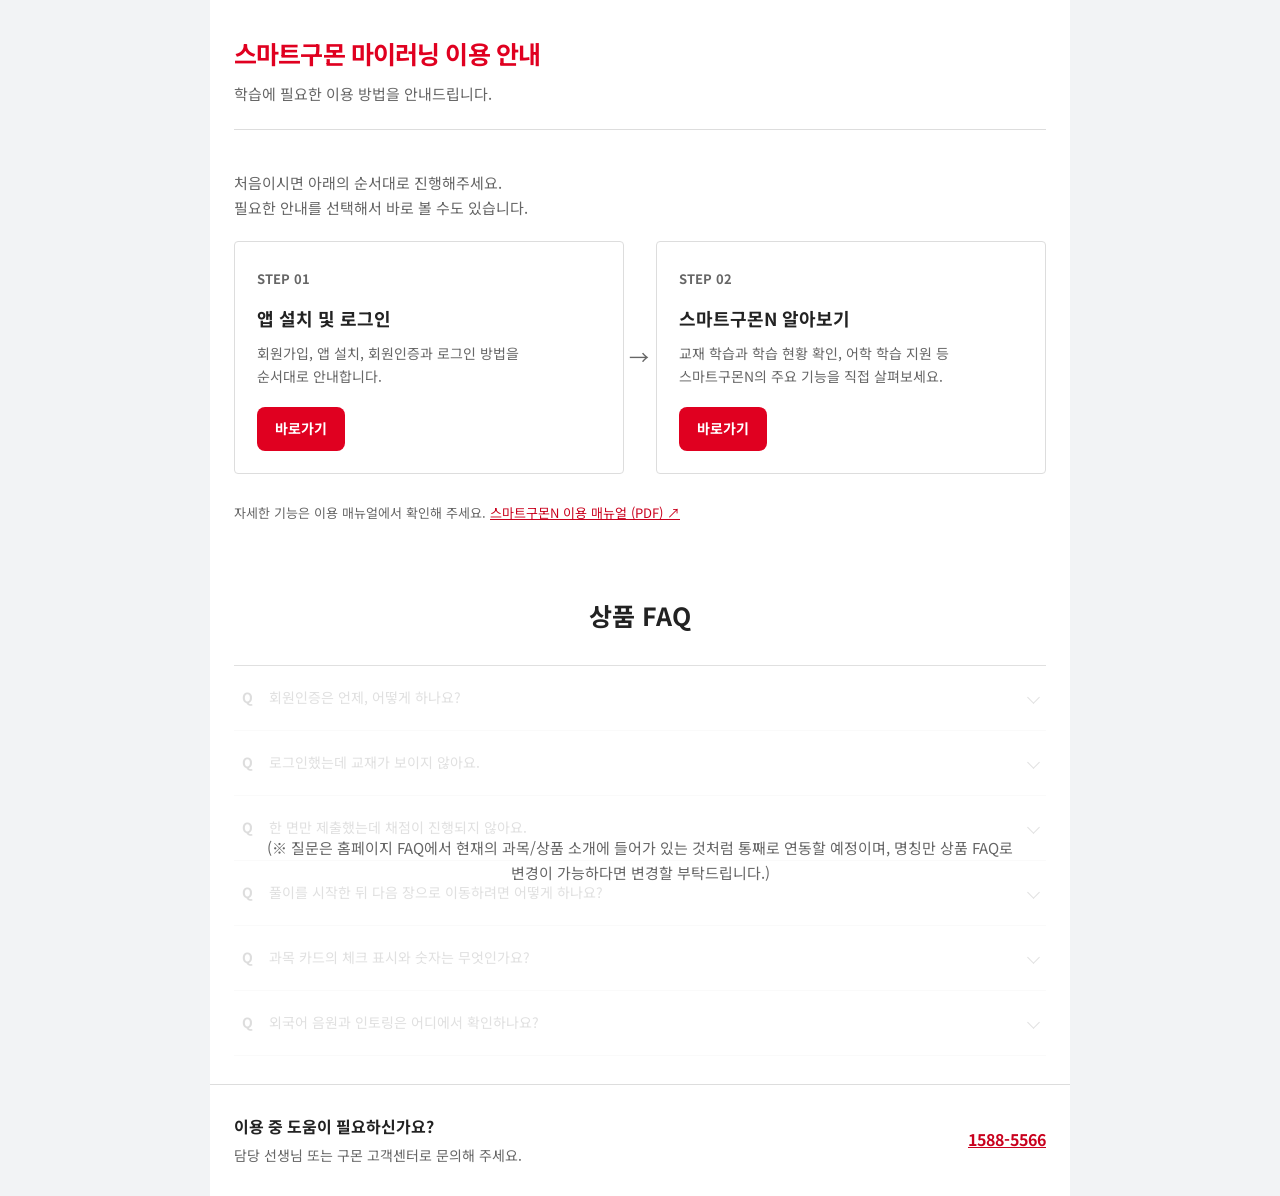
<file: products/mylearning.html>
<!DOCTYPE html>
<html lang="ko">
<head>
<meta charset="utf-8"><meta name="viewport" content="width=device-width,initial-scale=1">
<title>스마트구몬 마이러닝 · 이용 안내</title>
<link href="https://fonts.googleapis.com/css2?family=Noto+Sans+KR:wght@400;500;600;700;800;900&display=swap" rel="stylesheet">



<style>
:root{color-scheme:light;--brand:#E00020;--brand-text:#C9001D;--ink:#222;--muted:#666;--line:#ddd;--paper:#fff;--fs-xs:13px;--fs-sm:14px;--fs-cap:15px;--fs-body:16px;--fs-lg:18px;--fs-xl:20px;--fs-3xl:25px}
*{box-sizing:border-box}body{margin:0;background:#f2f3f5;color:var(--ink);font:var(--fs-body)/1.7 'Noto Sans KR','Malgun Gothic',sans-serif;word-break:keep-all;overflow-wrap:anywhere}main,.footer{max-width:860px;margin:0 auto;background:#fff}.wrap{width:calc(100% - 48px);margin:auto}a{color:inherit;touch-action:manipulation}:focus-visible{outline:3px solid #368ddc;outline-offset:4px}.hero{padding:36px 0 12px}h1{color:var(--brand);font-size:var(--fs-3xl);line-height:1.4;letter-spacing:-.035em;margin:0 0 10px}.hero .wrap{padding-bottom:22px;border-bottom:1px solid var(--line)}.hero p{color:var(--muted);font-size:var(--fs-cap);margin:0}.section{padding:28px 0}.section-head{margin-bottom:20px}.sub{color:var(--muted);font-size:var(--fs-cap);margin:0}.cards{display:grid;grid-template-columns:repeat(auto-fit,minmax(210px,1fr));gap:16px}.card{display:flex;flex-direction:column;min-width:0;padding:22px;border:1px solid var(--line);border-radius:4px;text-decoration:none;background:#fff}.card:hover{border-color:var(--brand)}.card .top{margin-bottom:14px}.num{color:var(--muted);font-size:var(--fs-xs);font-weight:700}.card h3{font-size:var(--fs-lg);line-height:1.5;margin:0 0 10px}.card p{font-size:var(--fs-sm);color:var(--muted);margin:0 0 18px}.card-cover{display:inline-flex;align-items:center;justify-content:center;align-self:flex-start;font-size:var(--fs-sm);font-weight:700;color:#fff;background:var(--brand);border-radius:8px;margin-top:auto;padding:8px 18px;min-height:44px}.mini-note{font-size:var(--fs-xs);color:var(--muted);margin-top:20px}.mini-note a{display:inline-block;color:var(--brand-text);padding:8px 0;min-height:44px}
.faq-heading{text-align:center;font-size:var(--fs-3xl);margin:0 0 28px}.faq-preview{position:relative}.faq-list{border-top:1px solid #222}.faq{border-bottom:1px solid var(--line)}.faq summary{min-height:64px;padding:16px 8px;display:flex;gap:16px;align-items:center;list-style:none;font-size:var(--fs-sm)}.faq summary::-webkit-details-marker{display:none}.faq summary:before{content:'Q';font-weight:700;color:#111}.faq summary:after{content:'';width:8px;height:8px;border-right:1px solid #222;border-bottom:1px solid #222;transform:rotate(45deg);margin-left:auto;flex-shrink:0}.answer{display:none}.faq-notice{position:absolute;inset:0;margin:0;padding:24px;display:flex;align-items:center;justify-content:center;background:rgba(255,255,255,.86);color:var(--muted);font-size:var(--fs-cap);text-align:center}.support{padding:28px 0;border-top:1px solid var(--line)}.support .wrap{display:flex;align-items:center;justify-content:space-between;gap:20px}.support strong{font-size:var(--fs-body)}.support p{font-size:var(--fs-sm);color:var(--muted);margin:4px 0 0}.support a{color:var(--brand-text);font-weight:700;white-space:nowrap;min-height:44px;padding:8px 0}.footer{padding:18px 24px;color:var(--muted);font-size:var(--fs-xs);border-top:1px solid var(--line)}
@media(max-width:600px){.wrap{width:calc(100% - 40px)}.hero{padding-top:28px}.cards{grid-template-columns:1fr}.card{padding:20px}.support .wrap{display:block}.support a{display:inline-block;margin-top:8px}.faq-notice{padding:20px}.faq-heading{font-size:var(--fs-xl)}}

.cards{grid-template-columns:repeat(2,minmax(0,1fr));gap:32px}body[data-product="wings"] .cards{grid-template-columns:repeat(3,minmax(0,1fr))}.card{position:relative}.card:not(:last-child)::after{content:'→';position:absolute;right:-26px;top:50%;transform:translateY(-50%);width:20px;text-align:center;color:var(--muted);font-size:var(--fs-xl);font-weight:400;pointer-events:none}
@media(max-width:760px){.cards,body[data-product="wings"] .cards{grid-template-columns:1fr}.card:not(:last-child)::after{content:'↓';right:auto;top:auto;left:50%;bottom:-32px;height:32px;line-height:32px;transform:translateX(-50%)}}
</style>
</head><body data-product="mylearning" class="preview">
<main>
<section class="hero"><div class="wrap"><h1>스마트구몬 마이러닝 이용 안내</h1><p>학습에 필요한 이용 방법을 안내드립니다.</p></div></section>
<section class="section" id="start"><div class="wrap"><div class="section-head"><p class="sub">처음이시면 아래의 순서대로 진행해주세요.<br>필요한 안내를 선택해서 바로 볼 수도 있습니다.</p></div><div class="cards"><a class="card" id="step01" data-guide="prep" target="_blank" rel="noopener" aria-labelledby="card-prep-heading" href="../index.html?page=prep-smartkumonn"><div class="top"><span class="num">STEP 01</span></div><h3 id="card-prep-heading" data-ed="card-prep-title">앱 설치 및 로그인</h3><p data-ed="card-prep-desc">회원가입, 앱 설치, 회원인증과 로그인 방법을<br>순서대로 안내합니다.</p><span class="card-cover" data-ed="card-prep-cta">바로가기</span></a><a class="card" data-guide="self" target="_blank" rel="noopener" aria-labelledby="card-self-heading" href="../index.html?page=tutorial-skn"><div class="top"><span class="num">STEP 02</span></div><h3 id="card-self-heading" data-ed="card-self-title">스마트구몬N 알아보기</h3><p data-ed="card-self-desc">교재 학습과 학습 현황 확인, 어학 학습 지원 등 스마트구몬N의 주요 기능을 직접 살펴보세요.</p><span class="card-cover" data-ed="card-self-cta">바로가기</span></a></div><div class="mini-note">자세한 기능은 이용 매뉴얼에서 확인해 주세요. <a href="https://www.kumon.co.kr/upload/bbs/0002/%EC%8A%A4%EB%A7%88%ED%8A%B8%EA%B5%AC%EB%AA%ACN_%ED%9A%8C%EC%9B%90%EC%95%B1_%EB%A7%A4%EB%89%B4%EC%96%BC_K%ED%8E%9C,S%ED%8E%9C,PAPERPLUS_1_1.pdf" target="_blank" rel="noopener" data-ed="manual-label">스마트구몬N 이용 매뉴얼 (PDF) ↗</a></div></div></section>
<section class="section alt" id="faq"><div class="wrap faq-layout"><h2 class="faq-heading">상품 FAQ</h2><div class="faq-preview"><div class="faq-list" id="faqList" inert aria-hidden="true"><details class="faq"><summary><span data-ed="auth-q">회원인증은 언제, 어떻게 하나요?</span></summary><div class="answer"><p data-ed="auth-a">계약 다음 날부터 회원인증을 진행할 수 있어요. 스마트구몬N 학습앱의 첫 로그인 화면에서 안내받은 회원번호를 입력해 주세요. 인증이 진행되지 않으면 고객센터에 확인해 주세요.</p></div></details><details class="faq"><summary><span data-ed="login-q">로그인했는데 교재가 보이지 않아요.</span></summary><div class="answer"><p data-ed="login-a">다음 달에 학습을 시작한다면, 이번 달 24일부터 로그인할 수 있어요.
<b>당월 학습 시작</b>으로 신청하신 경우에도, <b>회원인증 및 로그인</b>은 <b>다음날부터 가능</b>해요.
교재는 선생님이 학습할 교재를 지정한 후에 표시돼요. 교재가 보이지 않으면 담당 선생님께 확인해 주세요.</p></div></details><details class="faq"><summary><span data-ed="submit-q">한 면만 제출했는데 채점이 진행되지 않아요.</span></summary><div class="answer"><p data-ed="submit-a">제출 버튼은 a면과 b면 각각 누를 수 있어요. 다만 채점을 받으려면 한 장의 a면·b면을 모두 풀고 제출해야 해요. ‘a면 제출’ 또는 ‘b면 제출’만 표시되어 있다면 나머지 면도 확인해 주세요.</p></div></details><details class="faq"><summary><span data-ed="move-q">풀이를 시작한 뒤 다음 장으로 이동하려면 어떻게 하나요?</span></summary><div class="answer"><p data-ed="move-a">풀이 시작 후에는 한 장 단위로 이동할 수 있어요. 같은 장의 a면과 b면 이동은 일시정지 후 가능하고, 다음 장으로 이동하려면 현재 풀이를 먼저 제출하거나 삭제해야 해요. 삭제하면 작성한 풀이를 잃을 수 있으므로, 남겨야 할 풀이는 제출해 주세요.</p></div></details><details class="faq"><summary><span data-ed="wrong-q">과목 카드의 체크 표시와 숫자는 무엇인가요?</span></summary><div class="answer"><p data-ed="wrong-a">체크 표시와 숫자는 오답이 남아 있는 교재 장수를 알려줘요. 체크 표시를 누르면 오답 교재만 모아 확인할 수 있어요. 틀린 문제를 다시 풀고 제출하면 선생님이 고친 내용을 확인해 줘요.</p></div></details><details class="faq"><summary><span data-ed="audio-q">외국어 음원과 인토링은 어디에서 확인하나요?</span></summary><div class="answer"><p data-ed="audio-a">외국어 음원은 교재의 문장이나 지시문을 지우개 모드로 터치하면 다운로드되고, 다시 터치하면 재생할 수 있어요. 인토링 이용방법은 기존 자학자습 안내의 하단 도움말에서 확인할 수 있어요. 이용 가능한 과목과 범위를 확인해 주세요.</p></div></details></div><p class="faq-notice">(※ 질문은 홈페이지 FAQ에서 현재의 과목/상품 소개에 들어가 있는 것처럼 통째로 연동할 예정이며, 명칭만 상품 FAQ로 변경이 가능하다면 변경할 부탁드립니다.)</p></div></div></section>
<section class="support"><div class="wrap"><div><strong data-ed="support-title">이용 중 도움이 필요하신가요?</strong><p data-ed="support-desc">담당 선생님 또는 구몬 고객센터로 문의해 주세요.</p></div><a href="tel:15885566" aria-label="구몬 고객센터 1588-5566">1588-5566</a></div></section>
</main>
<script>
function fitCardDescriptions(){
 for(const p of document.querySelectorAll('.card p')){if(!p.querySelector('br')||!p.clientWidth)continue;p.style.fontSize='';p.style.whiteSpace='nowrap';for(let pass=0;pass<3&&p.scrollWidth>p.clientWidth;pass++)p.style.fontSize=(parseFloat(getComputedStyle(p).fontSize)*p.clientWidth/p.scrollWidth*.99)+'px';}
}
document.fonts.ready.then(fitCardDescriptions);window.addEventListener('resize',fitCardDescriptions);
</script></body></html>
</file>
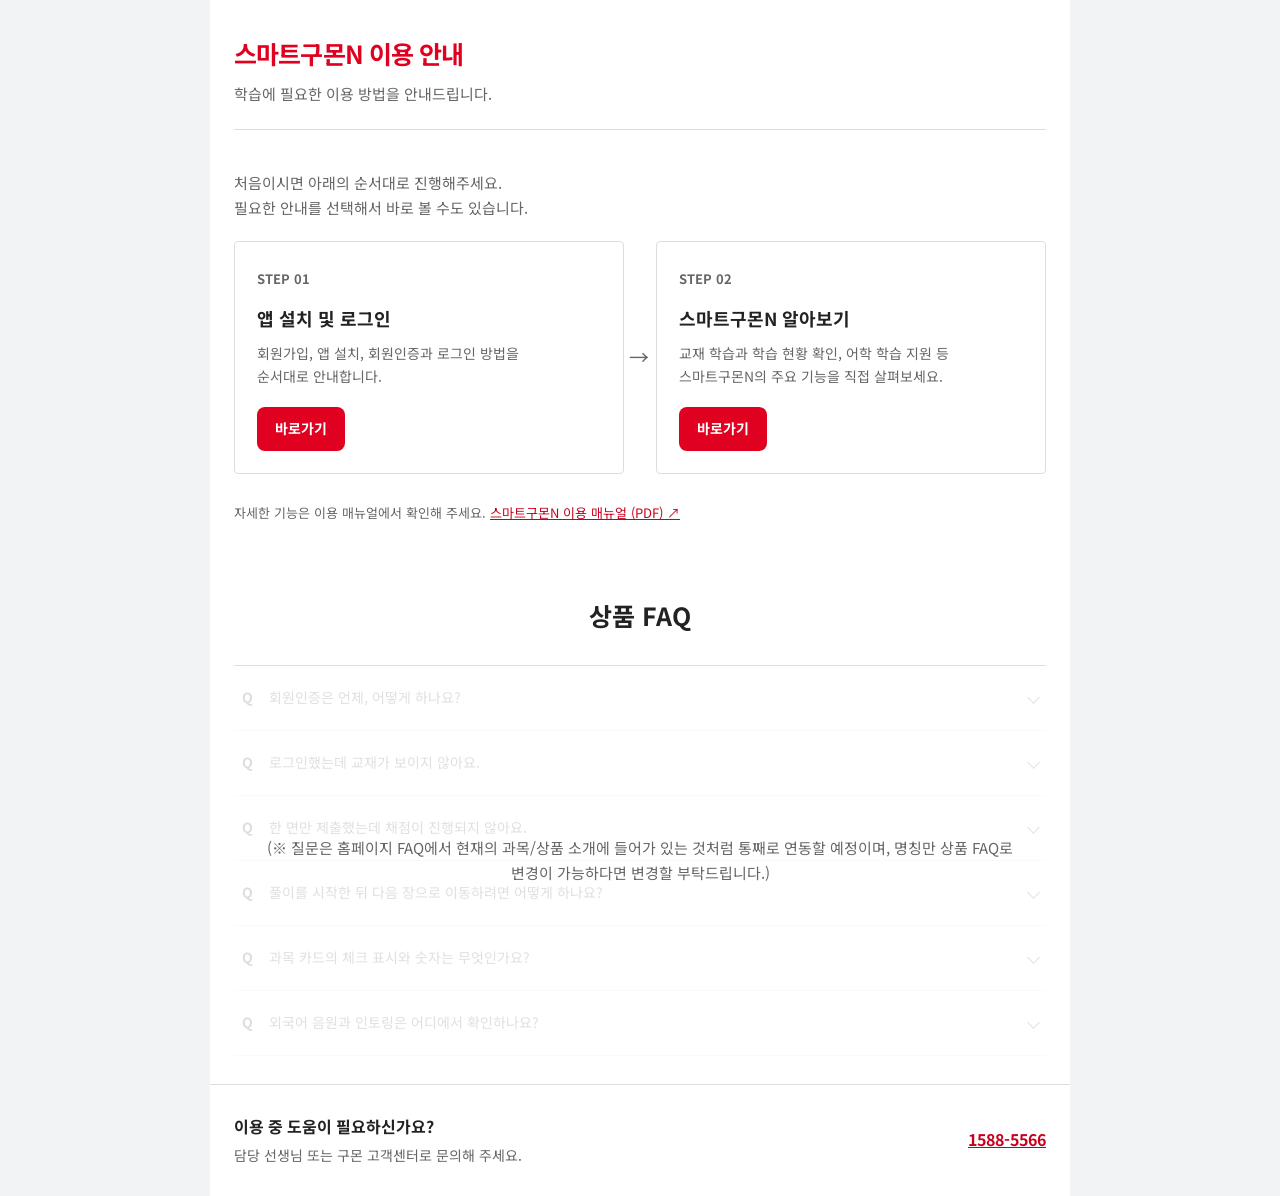
<file: products/smartkumonn.html>
<!DOCTYPE html>
<html lang="ko">
<head>
<meta charset="utf-8"><meta name="viewport" content="width=device-width,initial-scale=1">
<title>스마트구몬N · 이용 안내</title>
<link href="https://fonts.googleapis.com/css2?family=Noto+Sans+KR:wght@400;500;600;700;800;900&display=swap" rel="stylesheet">



<style>
:root{color-scheme:light;--brand:#E00020;--brand-text:#C9001D;--ink:#222;--muted:#666;--line:#ddd;--paper:#fff;--fs-xs:13px;--fs-sm:14px;--fs-cap:15px;--fs-body:16px;--fs-lg:18px;--fs-xl:20px;--fs-3xl:25px}
*{box-sizing:border-box}body{margin:0;background:#f2f3f5;color:var(--ink);font:var(--fs-body)/1.7 'Noto Sans KR','Malgun Gothic',sans-serif;word-break:keep-all;overflow-wrap:anywhere}main,.footer{max-width:860px;margin:0 auto;background:#fff}.wrap{width:calc(100% - 48px);margin:auto}a{color:inherit;touch-action:manipulation}:focus-visible{outline:3px solid #368ddc;outline-offset:4px}.hero{padding:36px 0 12px}h1{color:var(--brand);font-size:var(--fs-3xl);line-height:1.4;letter-spacing:-.035em;margin:0 0 10px}.hero .wrap{padding-bottom:22px;border-bottom:1px solid var(--line)}.hero p{color:var(--muted);font-size:var(--fs-cap);margin:0}.section{padding:28px 0}.section-head{margin-bottom:20px}.sub{color:var(--muted);font-size:var(--fs-cap);margin:0}.cards{display:grid;grid-template-columns:repeat(auto-fit,minmax(210px,1fr));gap:16px}.card{display:flex;flex-direction:column;min-width:0;padding:22px;border:1px solid var(--line);border-radius:4px;text-decoration:none;background:#fff}.card:hover{border-color:var(--brand)}.card .top{margin-bottom:14px}.num{color:var(--muted);font-size:var(--fs-xs);font-weight:700}.card h3{font-size:var(--fs-lg);line-height:1.5;margin:0 0 10px}.card p{font-size:var(--fs-sm);color:var(--muted);margin:0 0 18px}.card-cover{display:inline-flex;align-items:center;justify-content:center;align-self:flex-start;font-size:var(--fs-sm);font-weight:700;color:#fff;background:var(--brand);border-radius:8px;margin-top:auto;padding:8px 18px;min-height:44px}.mini-note{font-size:var(--fs-xs);color:var(--muted);margin-top:20px}.mini-note a{display:inline-block;color:var(--brand-text);padding:8px 0;min-height:44px}
.faq-heading{text-align:center;font-size:var(--fs-3xl);margin:0 0 28px}.faq-preview{position:relative}.faq-list{border-top:1px solid #222}.faq{border-bottom:1px solid var(--line)}.faq summary{min-height:64px;padding:16px 8px;display:flex;gap:16px;align-items:center;list-style:none;font-size:var(--fs-sm)}.faq summary::-webkit-details-marker{display:none}.faq summary:before{content:'Q';font-weight:700;color:#111}.faq summary:after{content:'';width:8px;height:8px;border-right:1px solid #222;border-bottom:1px solid #222;transform:rotate(45deg);margin-left:auto;flex-shrink:0}.answer{display:none}.faq-notice{position:absolute;inset:0;margin:0;padding:24px;display:flex;align-items:center;justify-content:center;background:rgba(255,255,255,.86);color:var(--muted);font-size:var(--fs-cap);text-align:center}.support{padding:28px 0;border-top:1px solid var(--line)}.support .wrap{display:flex;align-items:center;justify-content:space-between;gap:20px}.support strong{font-size:var(--fs-body)}.support p{font-size:var(--fs-sm);color:var(--muted);margin:4px 0 0}.support a{color:var(--brand-text);font-weight:700;white-space:nowrap;min-height:44px;padding:8px 0}.footer{padding:18px 24px;color:var(--muted);font-size:var(--fs-xs);border-top:1px solid var(--line)}
@media(max-width:600px){.wrap{width:calc(100% - 40px)}.hero{padding-top:28px}.cards{grid-template-columns:1fr}.card{padding:20px}.support .wrap{display:block}.support a{display:inline-block;margin-top:8px}.faq-notice{padding:20px}.faq-heading{font-size:var(--fs-xl)}}

.cards{grid-template-columns:repeat(2,minmax(0,1fr));gap:32px}body[data-product="wings"] .cards{grid-template-columns:repeat(3,minmax(0,1fr))}.card{position:relative}.card:not(:last-child)::after{content:'→';position:absolute;right:-26px;top:50%;transform:translateY(-50%);width:20px;text-align:center;color:var(--muted);font-size:var(--fs-xl);font-weight:400;pointer-events:none}
@media(max-width:760px){.cards,body[data-product="wings"] .cards{grid-template-columns:1fr}.card:not(:last-child)::after{content:'↓';right:auto;top:auto;left:50%;bottom:-32px;height:32px;line-height:32px;transform:translateX(-50%)}}
</style>
</head><body data-product="smartkumonn" class="preview">
<main>
<section class="hero"><div class="wrap"><h1>스마트구몬N 이용 안내</h1><p>학습에 필요한 이용 방법을 안내드립니다.</p></div></section>
<section class="section" id="start"><div class="wrap"><div class="section-head"><p class="sub">처음이시면 아래의 순서대로 진행해주세요.<br>필요한 안내를 선택해서 바로 볼 수도 있습니다.</p></div><div class="cards"><a class="card" id="step01" data-guide="prep" target="_blank" rel="noopener" aria-labelledby="card-prep-heading" href="../index.html?page=prep-smartkumonn"><div class="top"><span class="num">STEP 01</span></div><h3 id="card-prep-heading" data-ed="card-prep-title">앱 설치 및 로그인</h3><p data-ed="card-prep-desc">회원가입, 앱 설치, 회원인증과 로그인 방법을<br>순서대로 안내합니다.</p><span class="card-cover" data-ed="card-prep-cta">바로가기</span></a><a class="card" data-guide="self" target="_blank" rel="noopener" aria-labelledby="card-self-heading" href="../index.html?page=tutorial-skn"><div class="top"><span class="num">STEP 02</span></div><h3 id="card-self-heading" data-ed="card-self-title">스마트구몬N 알아보기</h3><p data-ed="card-self-desc">교재 학습과 학습 현황 확인, 어학 학습 지원 등 스마트구몬N의 주요 기능을 직접 살펴보세요.</p><span class="card-cover" data-ed="card-self-cta">바로가기</span></a></div><div class="mini-note">자세한 기능은 이용 매뉴얼에서 확인해 주세요. <a href="https://www.kumon.co.kr/upload/bbs/0002/%EC%8A%A4%EB%A7%88%ED%8A%B8%EA%B5%AC%EB%AA%ACN_%ED%9A%8C%EC%9B%90%EC%95%B1_%EB%A7%A4%EB%89%B4%EC%96%BC_K%ED%8E%9C,S%ED%8E%9C,PAPERPLUS_1_1.pdf" target="_blank" rel="noopener" data-ed="manual-label">스마트구몬N 이용 매뉴얼 (PDF) ↗</a></div></div></section>
<section class="section alt" id="faq"><div class="wrap faq-layout"><h2 class="faq-heading">상품 FAQ</h2><div class="faq-preview"><div class="faq-list" id="faqList" inert aria-hidden="true"><details class="faq"><summary><span data-ed="auth-q">회원인증은 언제, 어떻게 하나요?</span></summary><div class="answer"><p data-ed="auth-a">계약 다음 날부터 회원인증을 진행할 수 있어요. 스마트구몬N 학습앱의 첫 로그인 화면에서 안내받은 회원번호를 입력해 주세요. 회원번호를 확인하기 어렵거나 인증이 진행되지 않으면 담당 선생님 또는 고객센터에 문의해 주세요.</p></div></details><details class="faq"><summary><span data-ed="login-q">로그인했는데 교재가 보이지 않아요.</span></summary><div class="answer"><p data-ed="login-a">다음 달에 학습을 시작한다면, 이번 달 24일부터 로그인할 수 있어요.
<b>당월 학습 시작</b>으로 신청하신 경우에도, <b>회원인증 및 로그인</b>은 <b>다음날부터 가능</b>해요.
교재는 선생님이 학습할 교재를 지정한 후에 표시돼요. 교재가 보이지 않으면 담당 선생님께 확인해 주세요.</p></div></details><details class="faq"><summary><span data-ed="submit-q">한 면만 제출했는데 채점이 진행되지 않아요.</span></summary><div class="answer"><p data-ed="submit-a">제출 버튼은 a면과 b면 각각 누를 수 있어요. 다만 채점을 받으려면 한 장의 a면·b면을 모두 풀고 제출해야 해요. ‘a면 제출’ 또는 ‘b면 제출’만 표시되어 있다면 나머지 면도 확인해 주세요.</p></div></details><details class="faq"><summary><span data-ed="move-q">풀이를 시작한 뒤 다음 장으로 이동하려면 어떻게 하나요?</span></summary><div class="answer"><p data-ed="move-a">풀이 시작 후에는 한 장 단위로 이동할 수 있어요. 같은 장의 a면과 b면 이동은 일시정지 후 가능하고, 다음 장으로 이동하려면 현재 풀이를 먼저 제출하거나 삭제해야 해요. 삭제하면 작성한 풀이를 잃을 수 있으므로, 남겨야 할 풀이는 제출해 주세요.</p></div></details><details class="faq"><summary><span data-ed="wrong-q">과목 카드의 체크 표시와 숫자는 무엇인가요?</span></summary><div class="answer"><p data-ed="wrong-a">체크 표시와 숫자는 오답이 남아 있는 교재 장수를 알려줘요. 체크 표시를 누르면 오답 교재만 모아 확인할 수 있어요. 틀린 문제를 다시 풀고 제출하면 선생님이 고친 내용을 확인해 줘요.</p></div></details><details class="faq"><summary><span data-ed="audio-q">외국어 음원과 인토링은 어디에서 확인하나요?</span></summary><div class="answer"><p data-ed="audio-a">외국어 음원은 교재의 문장이나 지시문을 지우개 모드로 터치하면 다운로드되고, 다시 터치하면 재생할 수 있어요. 인토링 이용방법은 기존 자학자습 안내의 하단 도움말에서 확인할 수 있어요. 이용 가능한 과목과 범위를 확인해 주세요.</p></div></details></div><p class="faq-notice">(※ 질문은 홈페이지 FAQ에서 현재의 과목/상품 소개에 들어가 있는 것처럼 통째로 연동할 예정이며, 명칭만 상품 FAQ로 변경이 가능하다면 변경할 부탁드립니다.)</p></div></div></section>
<section class="support"><div class="wrap"><div><strong data-ed="support-title">이용 중 도움이 필요하신가요?</strong><p data-ed="support-desc">담당 선생님 또는 구몬 고객센터로 문의해 주세요.</p></div><a href="tel:15885566" aria-label="구몬 고객센터 1588-5566">1588-5566</a></div></section>
</main>
<script>
function fitCardDescriptions(){
 for(const p of document.querySelectorAll('.card p')){if(!p.querySelector('br')||!p.clientWidth)continue;p.style.fontSize='';p.style.whiteSpace='nowrap';for(let pass=0;pass<3&&p.scrollWidth>p.clientWidth;pass++)p.style.fontSize=(parseFloat(getComputedStyle(p).fontSize)*p.clientWidth/p.scrollWidth*.99)+'px';}
}
document.fonts.ready.then(fitCardDescriptions);window.addEventListener('resize',fitCardDescriptions);
</script></body></html>
</file>
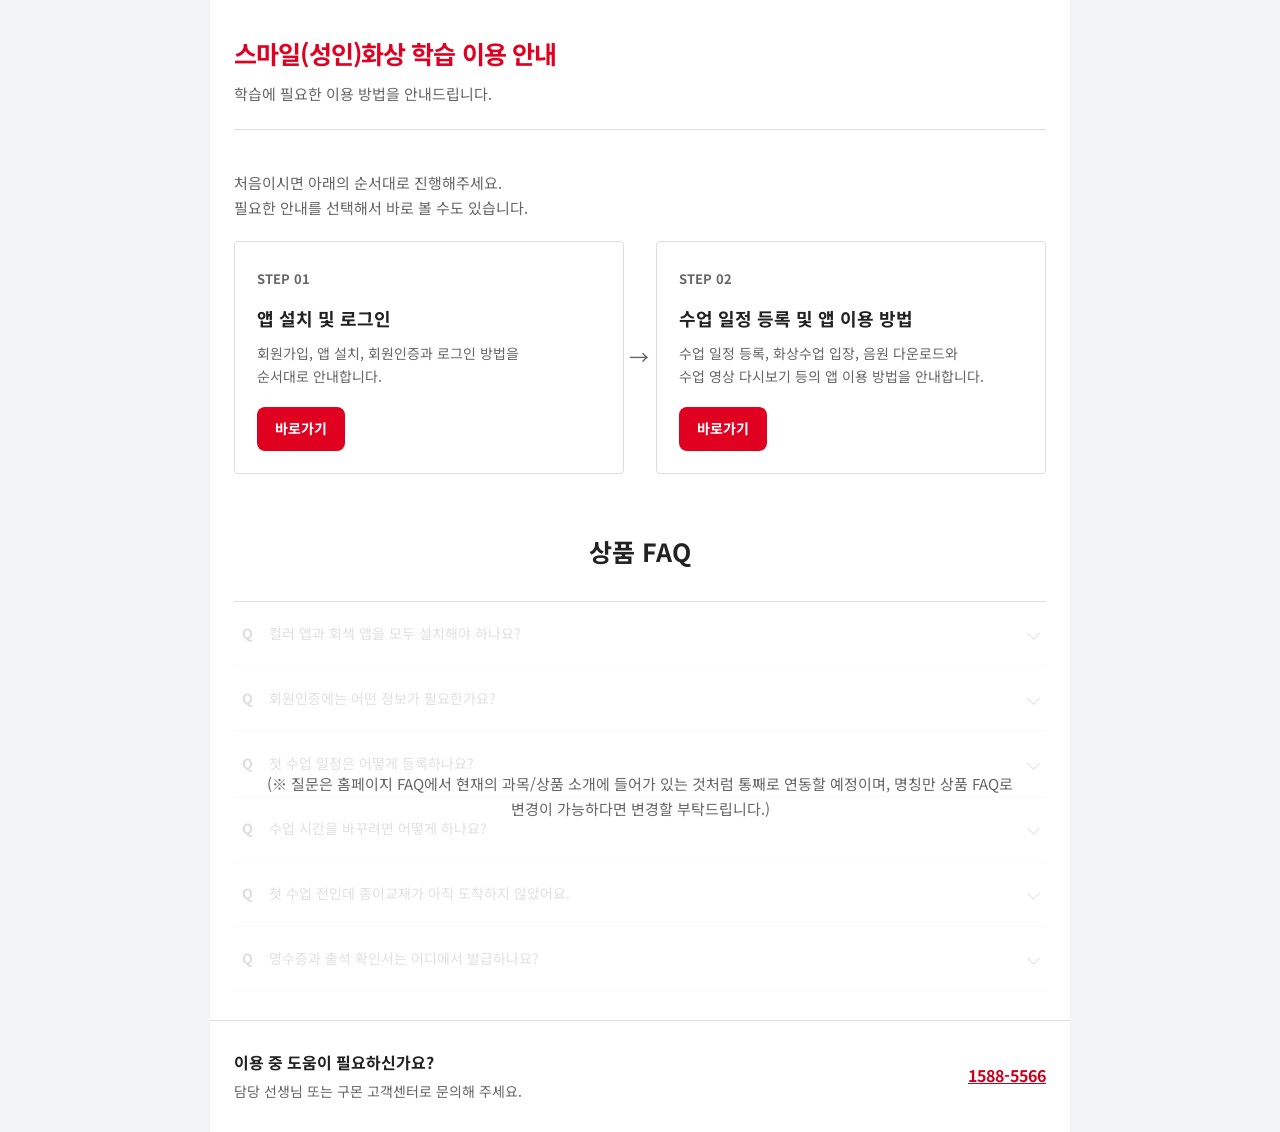
<file: products/smile.html>
<!DOCTYPE html>
<html lang="ko">
<head>
<meta charset="utf-8"><meta name="viewport" content="width=device-width,initial-scale=1">
<title>스마일(성인) 화상학습 · 이용 안내</title>
<link href="https://fonts.googleapis.com/css2?family=Noto+Sans+KR:wght@400;500;600;700;800;900&display=swap" rel="stylesheet">



<style>
:root{color-scheme:light;--brand:#E00020;--brand-text:#C9001D;--ink:#222;--muted:#666;--line:#ddd;--paper:#fff;--fs-xs:13px;--fs-sm:14px;--fs-cap:15px;--fs-body:16px;--fs-lg:18px;--fs-xl:20px;--fs-3xl:25px}
*{box-sizing:border-box}body{margin:0;background:#f2f3f5;color:var(--ink);font:var(--fs-body)/1.7 'Noto Sans KR','Malgun Gothic',sans-serif;word-break:keep-all;overflow-wrap:anywhere}main,.footer{max-width:860px;margin:0 auto;background:#fff}.wrap{width:calc(100% - 48px);margin:auto}a{color:inherit;touch-action:manipulation}:focus-visible{outline:3px solid #368ddc;outline-offset:4px}.hero{padding:36px 0 12px}h1{color:var(--brand);font-size:var(--fs-3xl);line-height:1.4;letter-spacing:-.035em;margin:0 0 10px}.hero .wrap{padding-bottom:22px;border-bottom:1px solid var(--line)}.hero p{color:var(--muted);font-size:var(--fs-cap);margin:0}.section{padding:28px 0}.section-head{margin-bottom:20px}.sub{color:var(--muted);font-size:var(--fs-cap);margin:0}.cards{display:grid;grid-template-columns:repeat(auto-fit,minmax(210px,1fr));gap:16px}.card{display:flex;flex-direction:column;min-width:0;padding:22px;border:1px solid var(--line);border-radius:4px;text-decoration:none;background:#fff}.card:hover{border-color:var(--brand)}.card .top{margin-bottom:14px}.num{color:var(--muted);font-size:var(--fs-xs);font-weight:700}.card h3{font-size:var(--fs-lg);line-height:1.5;margin:0 0 10px}.card p{font-size:var(--fs-sm);color:var(--muted);margin:0 0 18px}.card-cover{display:inline-flex;align-items:center;justify-content:center;align-self:flex-start;font-size:var(--fs-sm);font-weight:700;color:#fff;background:var(--brand);border-radius:8px;margin-top:auto;padding:8px 18px;min-height:44px}.mini-note{font-size:var(--fs-xs);color:var(--muted);margin-top:20px}.mini-note a{display:inline-block;color:var(--brand-text);padding:8px 0;min-height:44px}
.faq-heading{text-align:center;font-size:var(--fs-3xl);margin:0 0 28px}.faq-preview{position:relative}.faq-list{border-top:1px solid #222}.faq{border-bottom:1px solid var(--line)}.faq summary{min-height:64px;padding:16px 8px;display:flex;gap:16px;align-items:center;list-style:none;font-size:var(--fs-sm)}.faq summary::-webkit-details-marker{display:none}.faq summary:before{content:'Q';font-weight:700;color:#111}.faq summary:after{content:'';width:8px;height:8px;border-right:1px solid #222;border-bottom:1px solid #222;transform:rotate(45deg);margin-left:auto;flex-shrink:0}.answer{display:none}.faq-notice{position:absolute;inset:0;margin:0;padding:24px;display:flex;align-items:center;justify-content:center;background:rgba(255,255,255,.86);color:var(--muted);font-size:var(--fs-cap);text-align:center}.support{padding:28px 0;border-top:1px solid var(--line)}.support .wrap{display:flex;align-items:center;justify-content:space-between;gap:20px}.support strong{font-size:var(--fs-body)}.support p{font-size:var(--fs-sm);color:var(--muted);margin:4px 0 0}.support a{color:var(--brand-text);font-weight:700;white-space:nowrap;min-height:44px;padding:8px 0}.footer{padding:18px 24px;color:var(--muted);font-size:var(--fs-xs);border-top:1px solid var(--line)}
@media(max-width:600px){.wrap{width:calc(100% - 40px)}.hero{padding-top:28px}.cards{grid-template-columns:1fr}.card{padding:20px}.support .wrap{display:block}.support a{display:inline-block;margin-top:8px}.faq-notice{padding:20px}.faq-heading{font-size:var(--fs-xl)}}

.cards{grid-template-columns:repeat(2,minmax(0,1fr));gap:32px}body[data-product="wings"] .cards{grid-template-columns:repeat(3,minmax(0,1fr))}.card{position:relative}.card:not(:last-child)::after{content:'→';position:absolute;right:-26px;top:50%;transform:translateY(-50%);width:20px;text-align:center;color:var(--muted);font-size:var(--fs-xl);font-weight:400;pointer-events:none}
@media(max-width:760px){.cards,body[data-product="wings"] .cards{grid-template-columns:1fr}.card:not(:last-child)::after{content:'↓';right:auto;top:auto;left:50%;bottom:-32px;height:32px;line-height:32px;transform:translateX(-50%)}}
</style>
</head><body data-product="smile" class="preview">
<main>
<section class="hero"><div class="wrap"><h1>스마일(성인)화상 학습 이용 안내</h1><p>학습에 필요한 이용 방법을 안내드립니다.</p></div></section>
<section class="section" id="start"><div class="wrap"><div class="section-head"><p class="sub">처음이시면 아래의 순서대로 진행해주세요.<br>필요한 안내를 선택해서 바로 볼 수도 있습니다.</p></div><div class="cards"><a class="card" id="step01" data-guide="prep" target="_blank" rel="noopener" aria-labelledby="card-prep-heading" href="../index.html?page=prep-smile"><div class="top"><span class="num">STEP 01</span></div><h3 id="card-prep-heading" data-ed="card-prep-title">앱 설치 및 로그인</h3><p data-ed="card-prep-desc">회원가입, 앱 설치, 회원인증과 로그인 방법을<br>순서대로 안내합니다.</p><span class="card-cover" data-ed="card-prep-cta">바로가기</span></a><a class="card" data-guide="adult" target="_blank" rel="noopener" aria-labelledby="card-adult-heading" href="../index.html?page=tutorial-smile"><div class="top"><span class="num">STEP 02</span></div><h3 id="card-adult-heading" data-ed="card-adult-title">수업 일정 등록 및 앱 이용 방법</h3><p data-ed="card-adult-desc">수업 일정 등록, 화상수업 입장, 음원 다운로드와<br>수업 영상 다시보기 등의 앱 이용 방법을 안내합니다.</p><span class="card-cover" data-ed="card-adult-cta">바로가기</span></a></div></div></section>
<section class="section alt" id="faq"><div class="wrap faq-layout"><h2 class="faq-heading">상품 FAQ</h2><div class="faq-preview"><div class="faq-list" id="faqList" inert aria-hidden="true"><details class="faq"><summary><span data-ed="apps-q">컬러 앱과 회색 앱을 모두 설치해야 하나요?</span></summary><div class="answer"><p data-ed="apps-a">네, 두 앱 모두 설치해야 해요. 실제 수업과 학습 기능은 컬러 아이콘의 ‘구몬 화상학습’ 앱에서 이용하고, 회색 앱은 보조 프로그램으로 설치해 두세요. 운영체제에 따라 회색 앱 이름이 다르게 표시될 수 있어요.</p></div></details><details class="faq"><summary><span data-ed="auth-q">회원인증에는 어떤 정보가 필요한가요?</span></summary><div class="answer"><p data-ed="auth-a">계약 다음 날부터 앱의 첫 로그인 화면에서 알림톡으로 안내받은 회원번호를 입력해 인증해 주세요. 회원번호를 확인하기 어렵거나 인증이 진행되지 않으면 고객센터에 문의해 주세요.</p></div></details><details class="faq"><summary><span data-ed="schedule-q">첫 수업 일정은 어떻게 등록하나요?</span></summary><div class="answer"><p data-ed="schedule-a">앱에 로그인한 뒤 제공되는 시간표에서 원하는 요일과 시간을 선택해 등록해 주세요. 선택 가능한 시간은 앱에서 확인할 수 있어요. 일정 등록이 원활하지 않으면 고객센터에 문의해 주세요.</p></div></details><details class="faq"><summary><span data-ed="change-q">수업 시간을 바꾸려면 어떻게 하나요?</span></summary><div class="answer"><p data-ed="change-a">수업 시간 변경은 앱의 일정 관련 메뉴에서 확인해 주세요. 변경 가능 시점과 횟수, 담당 선생님 변경 여부는 현재 운영 기준에 따라 안내받아야 해요. 원하는 일정으로 변경하기 어렵다면 고객센터에 문의해 주세요.</p></div></details><details class="faq"><summary><span data-ed="books-q">첫 수업 전인데 종이교재가 아직 도착하지 않았어요.</span></summary><div class="answer"><p data-ed="books-a">계약한 시점에 따라 교재가 첫 수업 전에 도착하지 않을 수 있어요. 기존 안내에 따르면 교재가 없어도 선생님이 교재를 보여주시며 수업할 수 있어요. 정확한 배송 일정과 첫 수업 준비사항은 고객센터에 확인해 주세요.</p></div></details><details class="faq"><summary><span data-ed="receipts-q">영수증과 출석 확인서는 어디에서 발급하나요?</span></summary><div class="answer"><p data-ed="receipts-a">회원앱 하단의 ‘더보기 → 영수증 및 확인서 발급’ 메뉴에서 다운로드할 수 있어요. 학교나 회사 제출용으로 활용할 수 있습니다.</p></div></details></div><p class="faq-notice">(※ 질문은 홈페이지 FAQ에서 현재의 과목/상품 소개에 들어가 있는 것처럼 통째로 연동할 예정이며, 명칭만 상품 FAQ로 변경이 가능하다면 변경할 부탁드립니다.)</p></div></div></section>
<section class="support"><div class="wrap"><div><strong data-ed="support-title">이용 중 도움이 필요하신가요?</strong><p data-ed="support-desc">담당 선생님 또는 구몬 고객센터로 문의해 주세요.</p></div><a href="tel:15885566" aria-label="구몬 고객센터 1588-5566">1588-5566</a></div></section>
</main>
<script>
function fitCardDescriptions(){
 for(const p of document.querySelectorAll('.card p')){if(!p.querySelector('br')||!p.clientWidth)continue;p.style.fontSize='';p.style.whiteSpace='nowrap';for(let pass=0;pass<3&&p.scrollWidth>p.clientWidth;pass++)p.style.fontSize=(parseFloat(getComputedStyle(p).fontSize)*p.clientWidth/p.scrollWidth*.99)+'px';}
}
document.fonts.ready.then(fitCardDescriptions);window.addEventListener('resize',fitCardDescriptions);
</script></body></html>
</file>
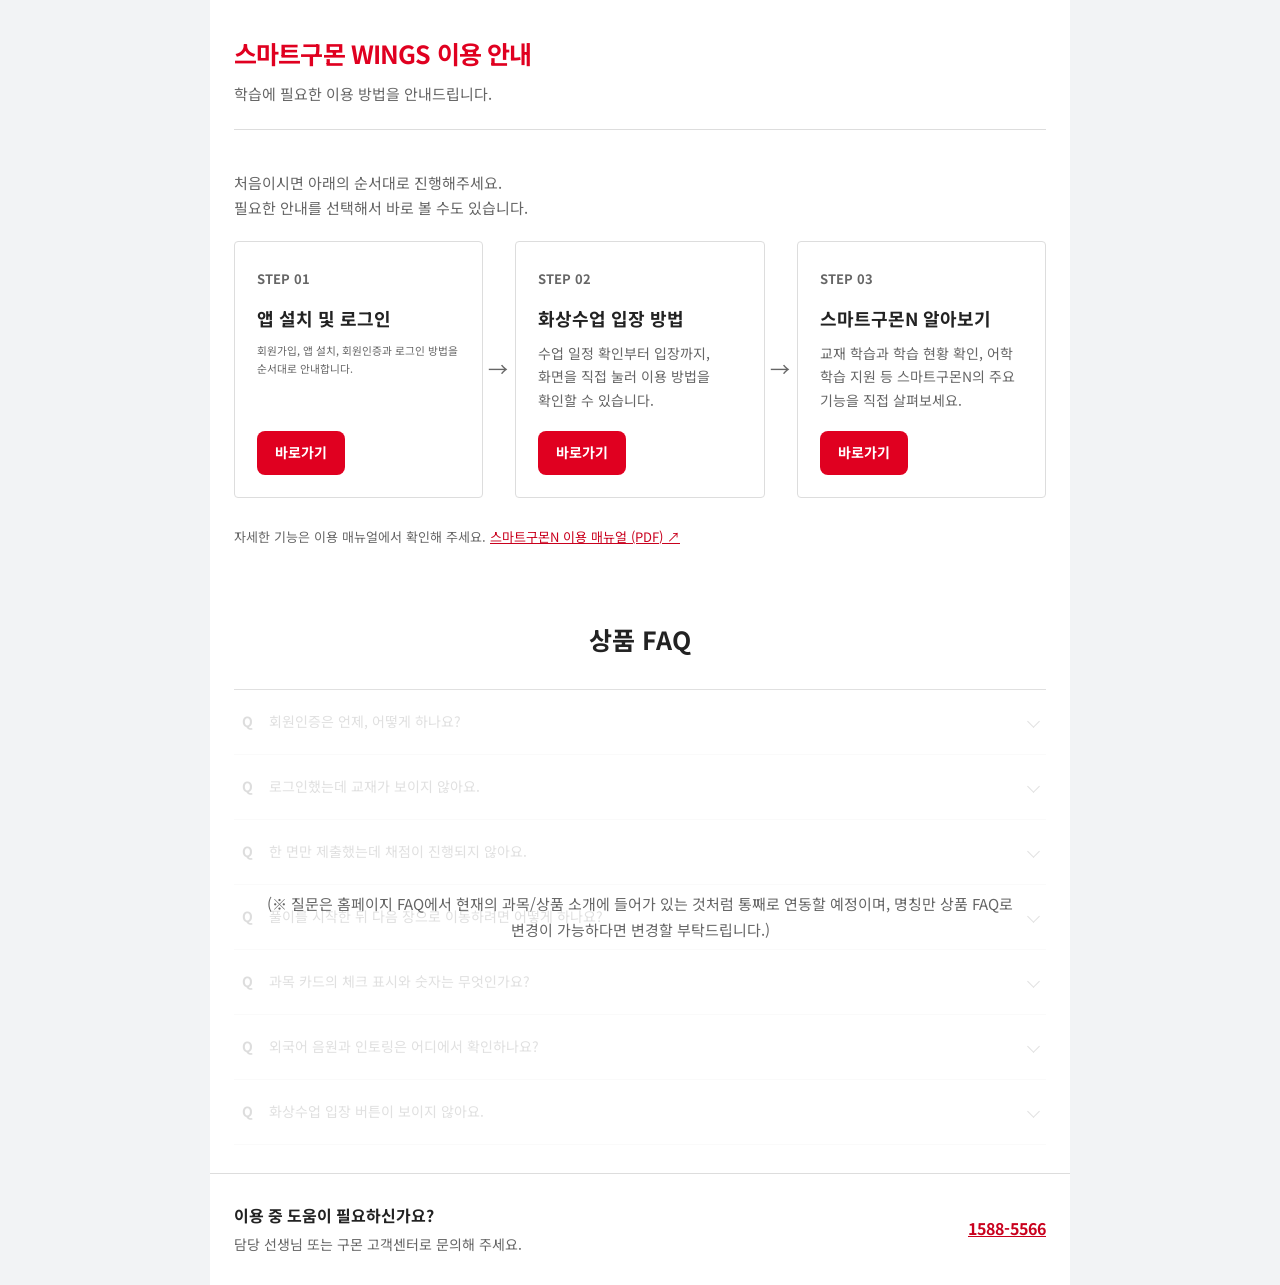
<file: products/wings.html>
<!DOCTYPE html>
<html lang="ko">
<head>
<meta charset="utf-8"><meta name="viewport" content="width=device-width,initial-scale=1">
<title>스마트구몬 WINGS · 이용 안내</title>
<link href="https://fonts.googleapis.com/css2?family=Noto+Sans+KR:wght@400;500;600;700;800;900&display=swap" rel="stylesheet">



<style>
:root{color-scheme:light;--brand:#E00020;--brand-text:#C9001D;--ink:#222;--muted:#666;--line:#ddd;--paper:#fff;--fs-xs:13px;--fs-sm:14px;--fs-cap:15px;--fs-body:16px;--fs-lg:18px;--fs-xl:20px;--fs-3xl:25px}
*{box-sizing:border-box}body{margin:0;background:#f2f3f5;color:var(--ink);font:var(--fs-body)/1.7 'Noto Sans KR','Malgun Gothic',sans-serif;word-break:keep-all;overflow-wrap:anywhere}main,.footer{max-width:860px;margin:0 auto;background:#fff}.wrap{width:calc(100% - 48px);margin:auto}a{color:inherit;touch-action:manipulation}:focus-visible{outline:3px solid #368ddc;outline-offset:4px}.hero{padding:36px 0 12px}h1{color:var(--brand);font-size:var(--fs-3xl);line-height:1.4;letter-spacing:-.035em;margin:0 0 10px}.hero .wrap{padding-bottom:22px;border-bottom:1px solid var(--line)}.hero p{color:var(--muted);font-size:var(--fs-cap);margin:0}.section{padding:28px 0}.section-head{margin-bottom:20px}.sub{color:var(--muted);font-size:var(--fs-cap);margin:0}.cards{display:grid;grid-template-columns:repeat(auto-fit,minmax(210px,1fr));gap:16px}.card{display:flex;flex-direction:column;min-width:0;padding:22px;border:1px solid var(--line);border-radius:4px;text-decoration:none;background:#fff}.card:hover{border-color:var(--brand)}.card .top{margin-bottom:14px}.num{color:var(--muted);font-size:var(--fs-xs);font-weight:700}.card h3{font-size:var(--fs-lg);line-height:1.5;margin:0 0 10px}.card p{font-size:var(--fs-sm);color:var(--muted);margin:0 0 18px}.card-cover{display:inline-flex;align-items:center;justify-content:center;align-self:flex-start;font-size:var(--fs-sm);font-weight:700;color:#fff;background:var(--brand);border-radius:8px;margin-top:auto;padding:8px 18px;min-height:44px}.mini-note{font-size:var(--fs-xs);color:var(--muted);margin-top:20px}.mini-note a{display:inline-block;color:var(--brand-text);padding:8px 0;min-height:44px}
.faq-heading{text-align:center;font-size:var(--fs-3xl);margin:0 0 28px}.faq-preview{position:relative}.faq-list{border-top:1px solid #222}.faq{border-bottom:1px solid var(--line)}.faq summary{min-height:64px;padding:16px 8px;display:flex;gap:16px;align-items:center;list-style:none;font-size:var(--fs-sm)}.faq summary::-webkit-details-marker{display:none}.faq summary:before{content:'Q';font-weight:700;color:#111}.faq summary:after{content:'';width:8px;height:8px;border-right:1px solid #222;border-bottom:1px solid #222;transform:rotate(45deg);margin-left:auto;flex-shrink:0}.answer{display:none}.faq-notice{position:absolute;inset:0;margin:0;padding:24px;display:flex;align-items:center;justify-content:center;background:rgba(255,255,255,.86);color:var(--muted);font-size:var(--fs-cap);text-align:center}.support{padding:28px 0;border-top:1px solid var(--line)}.support .wrap{display:flex;align-items:center;justify-content:space-between;gap:20px}.support strong{font-size:var(--fs-body)}.support p{font-size:var(--fs-sm);color:var(--muted);margin:4px 0 0}.support a{color:var(--brand-text);font-weight:700;white-space:nowrap;min-height:44px;padding:8px 0}.footer{padding:18px 24px;color:var(--muted);font-size:var(--fs-xs);border-top:1px solid var(--line)}
@media(max-width:600px){.wrap{width:calc(100% - 40px)}.hero{padding-top:28px}.cards{grid-template-columns:1fr}.card{padding:20px}.support .wrap{display:block}.support a{display:inline-block;margin-top:8px}.faq-notice{padding:20px}.faq-heading{font-size:var(--fs-xl)}}

.cards{grid-template-columns:repeat(2,minmax(0,1fr));gap:32px}body[data-product="wings"] .cards{grid-template-columns:repeat(3,minmax(0,1fr))}.card{position:relative}.card:not(:last-child)::after{content:'→';position:absolute;right:-26px;top:50%;transform:translateY(-50%);width:20px;text-align:center;color:var(--muted);font-size:var(--fs-xl);font-weight:400;pointer-events:none}
@media(max-width:760px){.cards,body[data-product="wings"] .cards{grid-template-columns:1fr}.card:not(:last-child)::after{content:'↓';right:auto;top:auto;left:50%;bottom:-32px;height:32px;line-height:32px;transform:translateX(-50%)}}
</style>
</head><body data-product="wings" class="preview">
<main>
<section class="hero"><div class="wrap"><h1>스마트구몬 WINGS 이용 안내</h1><p>학습에 필요한 이용 방법을 안내드립니다.</p></div></section>
<section class="section" id="start"><div class="wrap"><div class="section-head"><p class="sub">처음이시면 아래의 순서대로 진행해주세요.<br>필요한 안내를 선택해서 바로 볼 수도 있습니다.</p></div><div class="cards"><a class="card" id="step01" data-guide="prep" target="_blank" rel="noopener" aria-labelledby="card-prep-heading" href="../index.html?page=prep-smartkumonn"><div class="top"><span class="num">STEP 01</span></div><h3 id="card-prep-heading" data-ed="card-prep-title">앱 설치 및 로그인</h3><p data-ed="card-prep-desc">회원가입, 앱 설치, 회원인증과 로그인 방법을<br>순서대로 안내합니다.</p><span class="card-cover" data-ed="card-prep-cta">바로가기</span></a><a class="card" data-guide="class" target="_blank" rel="noopener" aria-labelledby="card-class-heading" href="../index.html?page=tutorial-class"><div class="top"><span class="num">STEP 02</span></div><h3 id="card-class-heading" data-ed="card-class-title">화상수업 입장 방법</h3><p data-ed="card-class-desc">수업 일정 확인부터 입장까지, 화면을 직접 눌러 이용 방법을 확인할 수 있습니다.</p><span class="card-cover" data-ed="card-class-cta">바로가기</span></a><a class="card" data-guide="self" target="_blank" rel="noopener" aria-labelledby="card-self-heading" href="../index.html?page=tutorial-skn"><div class="top"><span class="num">STEP 03</span></div><h3 id="card-self-heading" data-ed="card-self-title">스마트구몬N 알아보기</h3><p data-ed="card-self-desc">교재 학습과 학습 현황 확인, 어학 학습 지원 등 스마트구몬N의 주요 기능을 직접 살펴보세요.</p><span class="card-cover" data-ed="card-self-cta">바로가기</span></a></div><div class="mini-note">자세한 기능은 이용 매뉴얼에서 확인해 주세요. <a href="https://www.kumon.co.kr/upload/bbs/0002/%EC%8A%A4%EB%A7%88%ED%8A%B8%EA%B5%AC%EB%AA%ACN_%ED%9A%8C%EC%9B%90%EC%95%B1_%EB%A7%A4%EB%89%B4%EC%96%BC_K%ED%8E%9C,S%ED%8E%9C,PAPERPLUS_1_1.pdf" target="_blank" rel="noopener" data-ed="manual-label">스마트구몬N 이용 매뉴얼 (PDF) ↗</a></div></div></section>
<section class="section alt" id="faq"><div class="wrap faq-layout"><h2 class="faq-heading">상품 FAQ</h2><div class="faq-preview"><div class="faq-list" id="faqList" inert aria-hidden="true"><details class="faq"><summary><span data-ed="auth-q">회원인증은 언제, 어떻게 하나요?</span></summary><div class="answer"><p data-ed="auth-a">회원인증은 계약 다음 날부터 가능해요. 스마트구몬N 학습앱의 첫 로그인 화면에서 안내받은 회원번호를 입력해 주세요. 인증이 진행되지 않으면 담당 선생님이나 고객센터에 확인해 주세요.</p></div></details><details class="faq"><summary><span data-ed="login-q">로그인했는데 교재가 보이지 않아요.</span></summary><div class="answer"><p data-ed="login-a">다음 달에 학습을 시작한다면, 이번 달 24일부터 로그인할 수 있어요.
<b>당월 학습 시작</b>으로 신청하신 경우에도, <b>회원인증 및 로그인</b>은 <b>다음날부터 가능</b>해요.
교재는 선생님이 학습할 교재를 지정한 후에 표시돼요. 교재가 보이지 않으면 담당 선생님께 확인해 주세요.</p></div></details><details class="faq"><summary><span data-ed="submit-q">한 면만 제출했는데 채점이 진행되지 않아요.</span></summary><div class="answer"><p data-ed="submit-a">제출 버튼은 a면과 b면 각각 누를 수 있어요. 다만 채점을 받으려면 한 장의 a면·b면을 모두 풀고 제출해야 해요. ‘a면 제출’ 또는 ‘b면 제출’만 표시되어 있다면 나머지 면도 확인해 주세요.</p></div></details><details class="faq"><summary><span data-ed="move-q">풀이를 시작한 뒤 다음 장으로 이동하려면 어떻게 하나요?</span></summary><div class="answer"><p data-ed="move-a">풀이 시작 후에는 한 장 단위로 이동할 수 있어요. 같은 장의 a면과 b면 이동은 일시정지 후 가능하고, 다음 장으로 이동하려면 현재 풀이를 먼저 제출하거나 삭제해야 해요. 삭제하면 작성한 풀이를 잃을 수 있으므로, 남겨야 할 풀이는 제출해 주세요.</p></div></details><details class="faq"><summary><span data-ed="wrong-q">과목 카드의 체크 표시와 숫자는 무엇인가요?</span></summary><div class="answer"><p data-ed="wrong-a">체크 표시와 숫자는 오답이 남아 있는 교재 장수를 알려줘요. 체크 표시를 누르면 오답 교재만 모아 확인할 수 있어요. 틀린 문제를 다시 풀고 제출하면 선생님이 고친 내용을 확인해 줘요.</p></div></details><details class="faq"><summary><span data-ed="audio-q">외국어 음원과 인토링은 어디에서 확인하나요?</span></summary><div class="answer"><p data-ed="audio-a">외국어 음원은 교재의 문장이나 지시문을 지우개 모드로 터치하면 다운로드되고, 다시 터치하면 재생할 수 있어요. 인토링 이용방법은 기존 자학자습 안내의 하단 도움말에서 확인할 수 있어요. 이용 가능한 과목과 범위를 확인해 주세요.</p></div></details><details class="faq"><summary><span data-ed="entry-q">화상수업 입장 버튼이 보이지 않아요.</span></summary><div class="answer"><p data-ed="entry-a">스마트구몬N 학습앱의 스마트클래스에서 수업 예정 요일을 확인해 주세요. 기존 입장 안내에서는 수업 5분 전에 미리 입장해 준비하도록 안내하고 있어요. 수업 일정이나 입장 상태를 확인하기 어렵다면 담당 선생님께 문의해 주세요.</p></div></details></div><p class="faq-notice">(※ 질문은 홈페이지 FAQ에서 현재의 과목/상품 소개에 들어가 있는 것처럼 통째로 연동할 예정이며, 명칭만 상품 FAQ로 변경이 가능하다면 변경할 부탁드립니다.)</p></div></div></section>
<section class="support"><div class="wrap"><div><strong data-ed="support-title">이용 중 도움이 필요하신가요?</strong><p data-ed="support-desc">담당 선생님 또는 구몬 고객센터로 문의해 주세요.</p></div><a href="tel:15885566" aria-label="구몬 고객센터 1588-5566">1588-5566</a></div></section>
</main>
<script>
function fitCardDescriptions(){
 for(const p of document.querySelectorAll('.card p')){if(!p.querySelector('br')||!p.clientWidth)continue;p.style.fontSize='';p.style.whiteSpace='nowrap';for(let pass=0;pass<3&&p.scrollWidth>p.clientWidth;pass++)p.style.fontSize=(parseFloat(getComputedStyle(p).fontSize)*p.clientWidth/p.scrollWidth*.99)+'px';}
}
document.fonts.ready.then(fitCardDescriptions);window.addEventListener('resize',fitCardDescriptions);
</script></body></html>
</file>
<file: review.css>
:root{color-scheme:light;--brand:#E00020;--ink:#20252c;--muted:#647181;--line:#dbe1e8;--fs-xs:13px;--fs-sm:14px;--fs-cap:15px;--fs-body:16px;--fs-lg:18px;--fs-xl:20px;--fs-3xl:25px;--pane:360px}*{box-sizing:border-box}[hidden]{display:none!important}body{margin:0;background:#f2f4f7;color:var(--ink);font:var(--fs-sm)/1.6 'Noto Sans KR','Malgun Gothic',sans-serif}button,input,textarea,select{font:inherit;color:inherit}button,a{touch-action:manipulation}button{cursor:pointer;min-height:44px}button:disabled{cursor:default;opacity:.55}a{color:inherit}button,a,input,textarea,select{outline-offset:3px}:focus-visible{outline:3px solid #368ddc}.topbar{height:72px;background:#20262f;color:#fff;display:flex;align-items:center;gap:18px;padding:12px 20px;position:relative;z-index:3}.home{text-decoration:none;border:1px solid #627080;border-radius:8px;padding:10px 15px;white-space:nowrap}.topbar h1{font-size:var(--fs-lg);font-weight:700;margin:0;flex:1;min-width:0;overflow:hidden;text-overflow:ellipsis;white-space:nowrap}.view-toggle{display:flex;border:1px solid #5f6b7b;border-radius:8px;overflow:hidden;flex-shrink:0}.view-toggle button{border:0;background:transparent;color:#cad2dd;padding:8px 14px}.view-toggle button[aria-pressed=true]{background:#fff;color:#20262f;font-weight:700}#memoToggle{display:none}.workspace{height:calc(100dvh - 72px);display:grid;grid-template-columns:minmax(0,1fr) var(--pane)}.preview{min-width:0;overflow:auto;position:relative}.hub{max-width:1100px;margin:0 auto;padding:44px 40px 64px}.hub-heading{margin-bottom:32px}.eyebrow{font-size:var(--fs-xs);letter-spacing:.08em;font-weight:800;color:var(--brand);margin:0}.hub h2{font-size:var(--fs-3xl);margin:8px 0 12px;line-height:1.4}.hub-heading>p:last-child{color:var(--muted);font-size:var(--fs-cap);margin:0}.page-group{margin-top:28px}.page-group h3{font-size:var(--fs-lg);margin:0 0 12px}.table-scroll{background:white;border:1px solid var(--line);border-radius:10px;overflow:hidden}table{border-collapse:collapse;width:100%;text-align:left}th{font-size:var(--fs-xs);color:#596878;background:#f7f9fb;font-weight:600}th,td{padding:14px 18px;border-bottom:1px solid var(--line)}tbody tr:last-child td{border-bottom:0}td.number{width:55px;color:var(--muted)}td.page-name{font-weight:700}td:last-child{width:130px;text-align:right}.page-link{display:inline-flex;align-items:center;gap:9px;min-height:44px;text-decoration:none;background:#fff0f2;color:#bf001c;border-radius:7px;padding:8px 14px;white-space:nowrap}.page-link:hover{background:#E00020;color:white}.page-note{display:block;font-size:var(--fs-xs);font-weight:400;color:var(--muted);margin-top:3px}.preview.mobile-view{background:#e8edf3}.preview.mobile-view .hub{max-width:390px;padding:28px 18px}.preview.mobile-view th,.preview.mobile-view td{padding:12px 10px}#frameWrap{height:100%;width:100%;margin:0 auto;background:#fff}#previewFrame{display:block;border:0;width:100%;height:100%;background:white}.preview.mobile-view #frameWrap{width:min(100%,390px);box-shadow:0 0 0 1px #c8d2de,0 0 28px #18283b14}.memo-pane{background:#edf4fb;border-left:1px solid #cbd7e4;height:100%;display:flex;flex-direction:column;min-height:0;position:relative}.memo-head{display:flex;align-items:center;justify-content:space-between;gap:10px;padding:18px 20px 8px}.memo-head .eyebrow{color:#1d627f}.memo-head h2{font-size:var(--fs-lg);margin:3px 0}.memo-head h2 span{font-size:var(--fs-xs);font-weight:400;color:var(--muted)}#closeMemo{display:none}.memo-page{margin:0;padding:0 20px 14px;color:#526476;font-size:var(--fs-xs);border-bottom:1px solid #d3e0ec}.identity{display:flex;align-items:center;justify-content:space-between;padding:6px 20px;gap:12px;font-size:var(--fs-xs)}.identity span{font-weight:700;overflow-wrap:anywhere}.identity button,.memo-tools button{border:0;background:transparent;font-size:var(--fs-xs);color:#365b7a;text-decoration:underline;padding:4px;white-space:nowrap}.memo-tools{display:flex;align-items:center;justify-content:space-between;padding:0 20px;font-size:var(--fs-xs);color:#61758a}.status{margin:0;padding:0 20px 12px;font-size:var(--fs-xs);color:#47617a}.status.error{color:#a50018}.memo-list{flex:1;min-height:60px;overflow-y:auto;padding:0 18px 12px;scrollbar-gutter:stable}.empty{padding:30px 8px;text-align:center;color:#64768a;font-size:var(--fs-sm)}.memo-card{background:#fff;border:1px solid #d8e2ec;border-radius:9px;padding:15px;margin:0 0 12px;overflow-wrap:anywhere}.memo-meta{display:flex;align-items:center;justify-content:space-between;gap:10px;font-size:var(--fs-xs);color:#617286}.memo-kind{color:#194969;background:#e6f0f8;border-radius:5px;padding:2px 7px}.memo-card h3{font-size:var(--fs-sm);margin:9px 0 7px}.memo-body{font-size:var(--fs-sm);white-space:pre-wrap;margin:0}.memo-card time{display:block;font-size:var(--fs-xs);color:#6b7a8b;margin-top:10px}.memo-delete{background:white;border:0;color:#b0192a;font-size:var(--fs-xs);padding:3px 5px;min-height:44px}.memo-form{padding:14px 18px 18px;border-top:1px solid #cbd7e4;background:#fff;flex-shrink:0}.memo-form label{display:block;font-size:var(--fs-xs);font-weight:600;margin:0 0 5px}.memo-form select{width:100%;border:1px solid #c6d2df;border-radius:6px;min-height:44px;margin-bottom:9px;padding:6px 8px;background:#f8fafc}.memo-form textarea{display:block;resize:vertical;min-height:90px;max-height:30dvh;width:100%;padding:10px;border:1px solid #c6d2df;border-radius:6px}.send-row{display:flex;align-items:center;justify-content:space-between;gap:10px;margin-top:10px}.send-row span{color:#728090;font-size:var(--fs-xs);line-height:1.4}.send-row button,#nameForm button[type=submit]{border:0;border-radius:7px;background:var(--brand);color:#fff;padding:10px 16px;white-space:nowrap;font-weight:700}.older{margin:0 18px 10px;border:1px solid #bccede;border-radius:6px;background:#f7fbff}.name-actions{display:flex;justify-content:flex-end;gap:10px}dialog{border:1px solid #d2dbe6;border-radius:14px;padding:32px;width:min(100% - 32px,440px);box-shadow:0 12px 60px #10233b33}dialog::backdrop{background:#202b3ddd}#nameForm h2{font-size:var(--fs-3xl);margin:8px 0 14px}#nameForm p{color:#617083}#nameForm .eyebrow{color:var(--brand)}#nameForm label{display:block;font-weight:700;margin-top:24px}#nameForm input{width:100%;min-height:48px;border:1px solid #b5c2d0;border-radius:7px;margin-top:8px;padding:10px 12px}#nameError{font-size:var(--fs-xs);color:#b00020;min-height:18px}#cancelName{border:1px solid #bcc8d4;border-radius:7px;background:white;padding:8px 14px}
@media(max-width:1050px){:root{--pane:320px}.topbar{gap:10px;padding:12px}.topbar h1{font-size:var(--fs-sm)}.hub{padding:32px 24px}.view-toggle button{padding:8px 10px}}
@media(max-width:760px){.workspace{grid-template-columns:minmax(0,1fr);height:calc(100dvh - 112px)}.topbar{height:112px;display:grid;grid-template-columns:auto 1fr auto;grid-template-rows:44px 36px;gap:4px 10px}.topbar h1{grid-row:2;grid-column:1 / -1;font-size:var(--fs-sm)}.view-toggle{justify-self:end}.home{font-size:var(--fs-xs);padding:8px 10px}#memoToggle{display:block;border:1px solid #758395;color:#fff;background:#354150;border-radius:7px;padding:5px 10px}.memo-pane{display:none;position:fixed;right:0;top:112px;bottom:0;width:min(360px,100%);height:calc(100dvh - 112px);z-index:4;box-shadow:-8px 0 32px #10233b33}.memo-pane.open{display:flex}#closeMemo{display:block;border:0;background:transparent;color:#254e6a;font-size:var(--fs-xs)}.hub{padding:28px 18px}.hub h2{font-size:var(--fs-xl)}th,td{padding:12px 10px}.page-link{padding:8px 10px;font-size:var(--fs-xs)}td.number{width:35px}td:last-child{width:88px}.page-note{font-size:var(--fs-xs)}.table-scroll th:nth-child(1){width:35px}.preview.mobile-view #frameWrap{box-shadow:none}}
@media(prefers-reduced-motion:reduce){*{scroll-behavior:auto!important}}
/* Content-first feedback panel, independent of the preview viewport. */
:root{--fs-2xs:12px}.topbar{width:calc(100% - var(--pane))}.memo-pane{position:fixed;right:0;top:0;height:100dvh;width:var(--pane)}.memo-head{display:block;padding:12px 16px 10px;border-bottom:0}.memo-top,.memo-title{display:flex;align-items:center;justify-content:space-between;gap:8px}.memo-top .eyebrow{font-size:var(--fs-2xs)}.identity{margin-left:auto;padding:0;gap:7px;font-size:var(--fs-2xs);min-width:0}.identity span{max-width:150px;overflow:hidden;text-overflow:ellipsis;white-space:nowrap}.identity button{font-size:var(--fs-2xs);padding:0;min-height:32px}.memo-head h2{font-size:var(--fs-body);margin:3px 0}.context-actions{display:flex;gap:5px;align-items:center}.context-actions button{border:0;background:none;color:#365b7a;text-decoration:underline;font-size:var(--fs-2xs);padding:2px 3px;min-height:32px}.memo-list{padding:0 10px 12px}.memo-card{border:0;border-radius:0;padding:8px 10px;margin-bottom:8px}.memo-meta{justify-content:flex-start;flex-wrap:wrap;gap:5px}.memo-card h3{font-size:var(--fs-2xs);margin:0;line-height:1.5}.memo-card time{display:inline;margin:0;font-size:var(--fs-2xs);color:#8490a0}.memo-delete{margin-left:auto;font-size:var(--fs-2xs);padding:2px 3px;min-height:44px}.memo-body{margin:3px 0 5px;font-size:var(--fs-sm)}.memo-form{padding:12px 16px 14px;border-top:0}.memo-form textarea{min-height:82px}.send-row{justify-content:flex-end}.status{padding:0 16px 10px}
@media(max-width:760px){.topbar{width:100%}.memo-pane{top:112px;height:calc(100dvh - 112px);width:min(360px,100%)}.identity span{max-width:155px}}
.table-scroll th:first-child{width:64px;min-width:64px;white-space:nowrap}.table-scroll td.number{width:64px;white-space:nowrap}.group-note{display:inline-block;margin-left:8px;font-size:var(--fs-xs);font-weight:400;color:var(--muted)}@media(max-width:760px){.group-note{display:block;margin-left:0;margin-top:4px}}
</file>
<file: tutorial-intro.css>
:root{
  --theme-main:#147fa8;--theme-deep:#0b6489;--theme-edge:#7dc4e0;
  --theme-page:#e8f5fb;--theme-bubble:#cdebf7;--theme-ink:#193e50;
  --theme-focus:rgb(20 127 168 / .16);--theme-pulse:rgb(20 127 168 / .3);
  --theme-intro:#0d7099;--theme-intro-light:#116e91;
  --pink:var(--theme-page);--purple:var(--theme-main);--yellow:var(--theme-bubble);
  --sky:var(--theme-bubble);--accent:var(--theme-main);--edge:var(--theme-edge);--ink:var(--theme-ink);
}
body[data-tutorial-theme="mint"]{
  --theme-main:#087d70;--theme-deep:#056357;--theme-edge:#79c8b7;
  --theme-page:#e8f6f1;--theme-bubble:#cdeee3;--theme-ink:#19463e;
  --theme-focus:rgb(8 125 112 / .16);--theme-pulse:rgb(8 125 112 / .3);
  --theme-intro:#08695e;--theme-intro-light:#087367;
}
body[data-tutorial-theme]{--pink:var(--theme-page);--purple:var(--theme-main);--yellow:var(--theme-bubble);--sky:var(--theme-bubble);--accent:var(--theme-main);--edge:var(--theme-edge);--ink:var(--theme-ink);background:var(--theme-page);color:var(--theme-ink)}
body[data-tutorial-theme]::before{background:radial-gradient(circle at 16% 22%,var(--theme-focus) 0 9%,transparent 10%),radial-gradient(circle at 85% 32%,var(--theme-focus) 0 8%,transparent 9%),linear-gradient(0deg,var(--theme-bubble) 0,transparent 24%)}
[data-tutorial-theme] .tablet,[data-tutorial-theme] .phone{background:var(--theme-main);border-color:var(--theme-edge);box-shadow:0 7px 0 var(--theme-deep),0 15px 30px rgb(20 70 85 / .13)}
[data-tutorial-theme] .step-nav{background:var(--theme-main)}
[data-tutorial-theme] .speech,[data-tutorial-theme] .bubble{background:var(--theme-bubble);color:var(--theme-ink);box-shadow:0 6px 0 var(--theme-edge)}
[data-tutorial-theme] .speech-arrow,[data-tutorial-theme] .forward,[data-tutorial-theme] .cloud-actions button,[data-tutorial-theme] .actions button{background:var(--theme-main);color:#fff}
[data-tutorial-theme] .cloud-actions .secondary,[data-tutorial-theme] .actions .secondary{background:#fffffff0;color:var(--theme-deep)}
[data-tutorial-theme] .control-name,[data-tutorial-theme] .hero-next{color:var(--theme-deep)}
[data-tutorial-theme] .report-marker{background:var(--theme-pulse)}
[data-tutorial-theme] dialog{border-color:var(--theme-edge);background:var(--theme-page)}
[data-tutorial-theme] .close{background:var(--theme-bubble);color:var(--theme-ink)}
[data-tutorial-theme] .chapter-list button,[data-tutorial-theme] .chapters button{border-color:var(--theme-edge)}
[data-tutorial-theme] .hotspot,[data-tutorial-theme] .highlight,[data-tutorial-theme] .read-highlight,[data-tutorial-theme] .read-highlight.review-complete{border-color:var(--theme-main);background:var(--theme-focus)}
@keyframes pulse{50%{background:var(--theme-pulse)}}
@keyframes submitPulse{0%,100%{opacity:.25;background:var(--theme-focus)}50%{opacity:1;background:var(--theme-pulse)}}
@keyframes arrowNudge{50%{transform:translateX(4px);box-shadow:0 0 0 5px var(--theme-focus)}}
[data-tutorial-theme] .cloud{background:none;isolation:isolate}
[data-tutorial-theme] .cloud::before{content:'';position:absolute;inset:0;z-index:-1;background:var(--theme-bubble);mask:url('tutorials/skn/assets/onstudy-img_intro_bubble.png') center/100% 100% no-repeat}
[data-tutorial-theme] .cloud-mask{background:transparent}
[data-tutorial-theme] .cloud-content{color:var(--theme-ink)}
body.product-intro-active>header,body.product-intro-active>main{display:none}
.product-intro{position:relative;isolation:isolate;min-height:100svh;padding:70px 24px 42px;display:grid;place-items:center;overflow:hidden;background:linear-gradient(125deg,var(--theme-intro-light),var(--theme-intro));color:#fff;text-align:center;font-family:'Noto Sans KR',Arial,sans-serif;box-sizing:border-box}
.intro-content{position:relative;z-index:1;width:min(100%,900px);display:flex;flex-direction:column;align-items:center}
.intro-tagline{max-width:100%;margin:0 0 24px;padding:9px 0;border-block:1px solid #ffffffa8;color:#fff;font-size:clamp(13px,1.7vw,23px);line-height:1.65;word-break:keep-all;overflow-wrap:anywhere}
.product-intro #introBrand{margin:0 0 40px;color:#fff;font-size:clamp(32px,7vw,86px);font-weight:900;line-height:1.25;letter-spacing:-.055em;word-break:keep-all;max-width:100%}
.intro-welcome{margin:0 0 34px;font-size:clamp(20px,3vw,36px);font-weight:500;line-height:1.55;letter-spacing:-.035em;color:#fff}
.intro-welcome span{display:block}
.product-intro button{min-height:48px;padding:10px 26px;border:1px solid #ffffffb0;border-radius:999px;background:#ffffffed;color:var(--theme-deep);font:700 15px/1.5 'Noto Sans KR',Arial,sans-serif;cursor:pointer;box-shadow:none}
.product-intro button:hover{background:#fff}.product-intro button:focus-visible{outline:3px solid #fff;outline-offset:5px}
.intro-art{position:absolute;inset:0;pointer-events:none;z-index:0;background:radial-gradient(circle at 10% 12%,#ffffff32 0,transparent 22%),radial-gradient(circle at 84% 88%,#b9e9da3b 0,transparent 32%)}
.intro-decoration{position:absolute;width:clamp(150px,22vw,310px);aspect-ratio:1;overflow:hidden;opacity:.15;filter:blur(12px);transform:rotate(-15deg)}
.intro-decoration img{display:block;width:100%;height:100%;object-fit:contain}
.intro-art.sprite .intro-decoration img{width:348.28%;height:auto;max-width:none}
.intro-decoration.one{left:-2%;top:15%}.intro-decoration.two{right:-3%;top:3%;transform:rotate(15deg)}.intro-decoration.three{right:5%;bottom:-5%;transform:rotate(-10deg);width:clamp(220px,30vw,400px)}
@media(max-width:480px){.product-intro{padding:52px 20px 34px}.intro-tagline{margin-bottom:26px;font-size:13px}.product-intro #introBrand{font-size:clamp(30px,8vw,39px);margin-bottom:32px}.intro-welcome{font-size:clamp(18px,5.2vw,24px)}.intro-decoration{filter:blur(10px);opacity:.12}}

.product-intro.poster-intro{padding:16px 0;background:#8962ff}.poster-intro .intro-content{width:100%;gap:12px}.intro-poster{display:block;width:100%;max-height:calc(100svh - 84px);object-fit:contain}.poster-intro button{min-height:36px;font-size:12px;padding:6px 18px}

.intro-poster-frame{position:relative;width:100%;line-height:0}.intro-original-header{position:absolute;inset:0;width:100%;height:100%;object-fit:contain;clip-path:inset(0 0 35% 0)}
</file>
